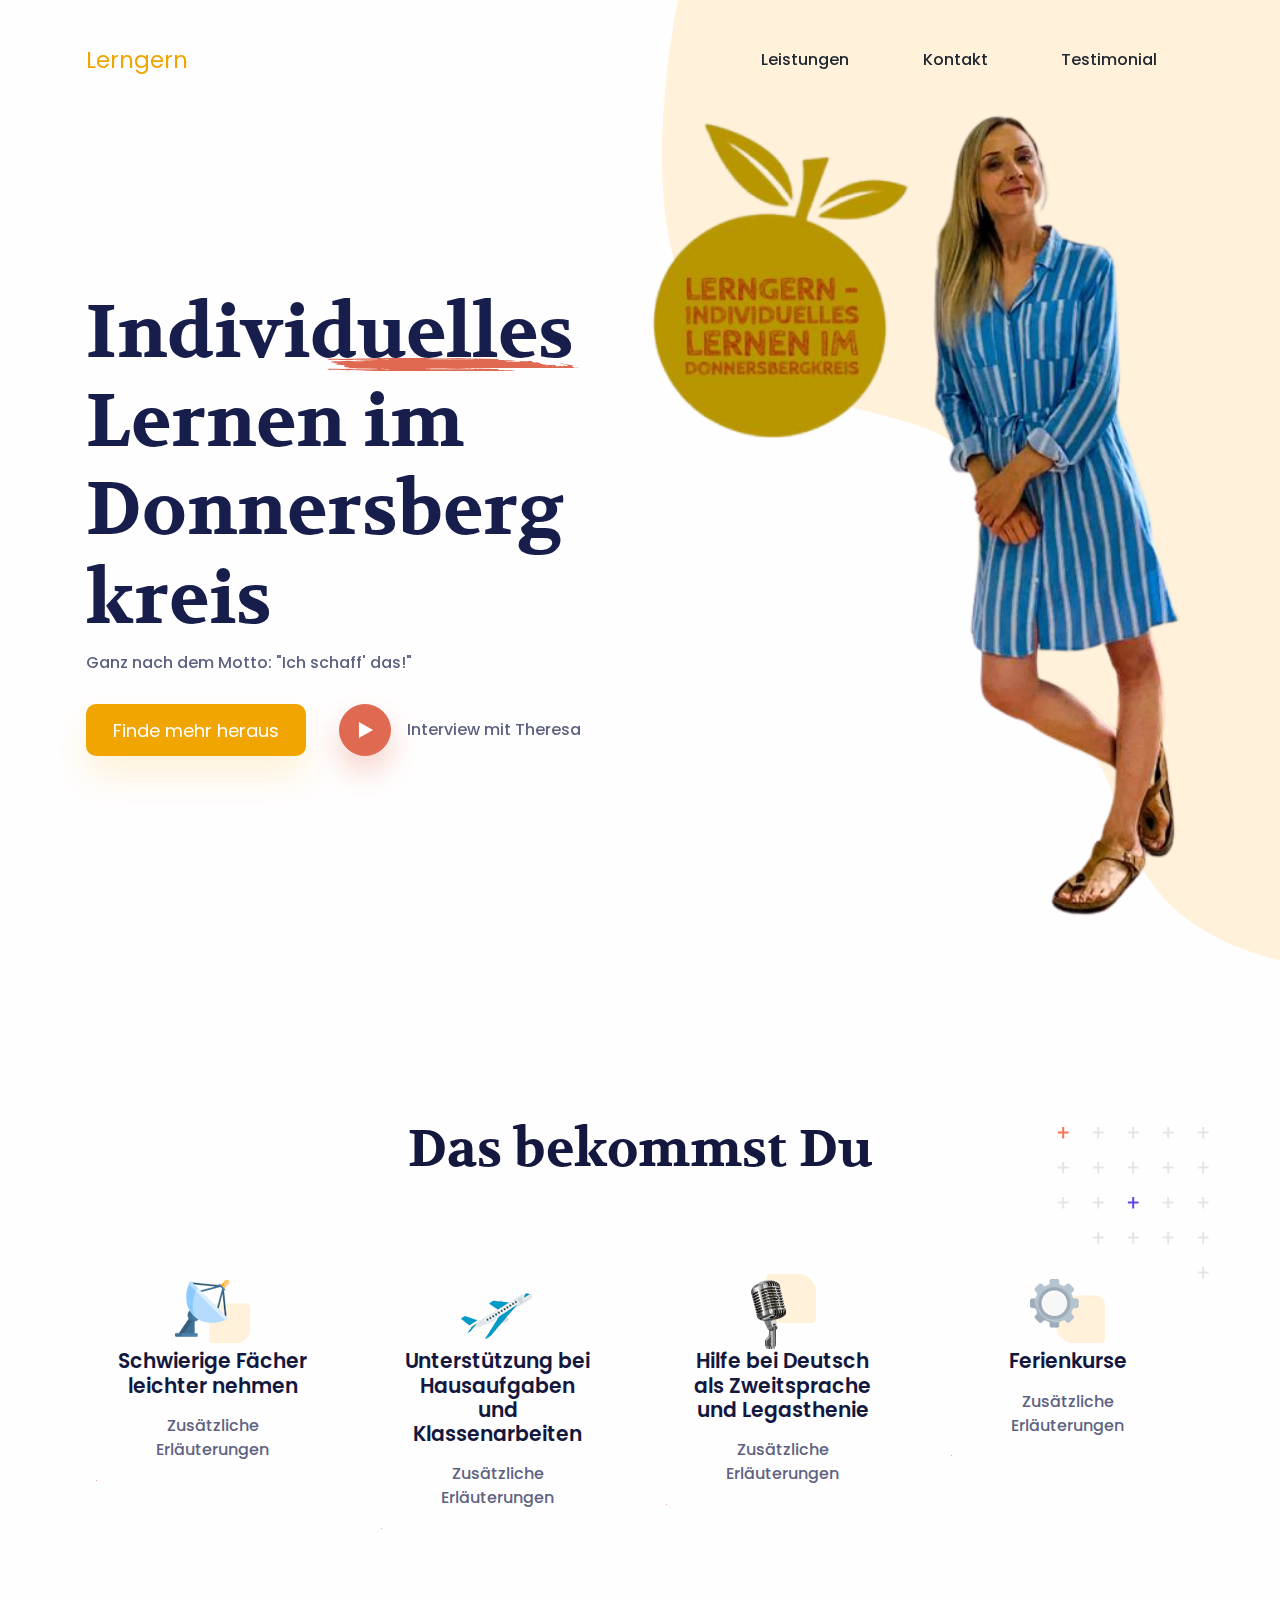
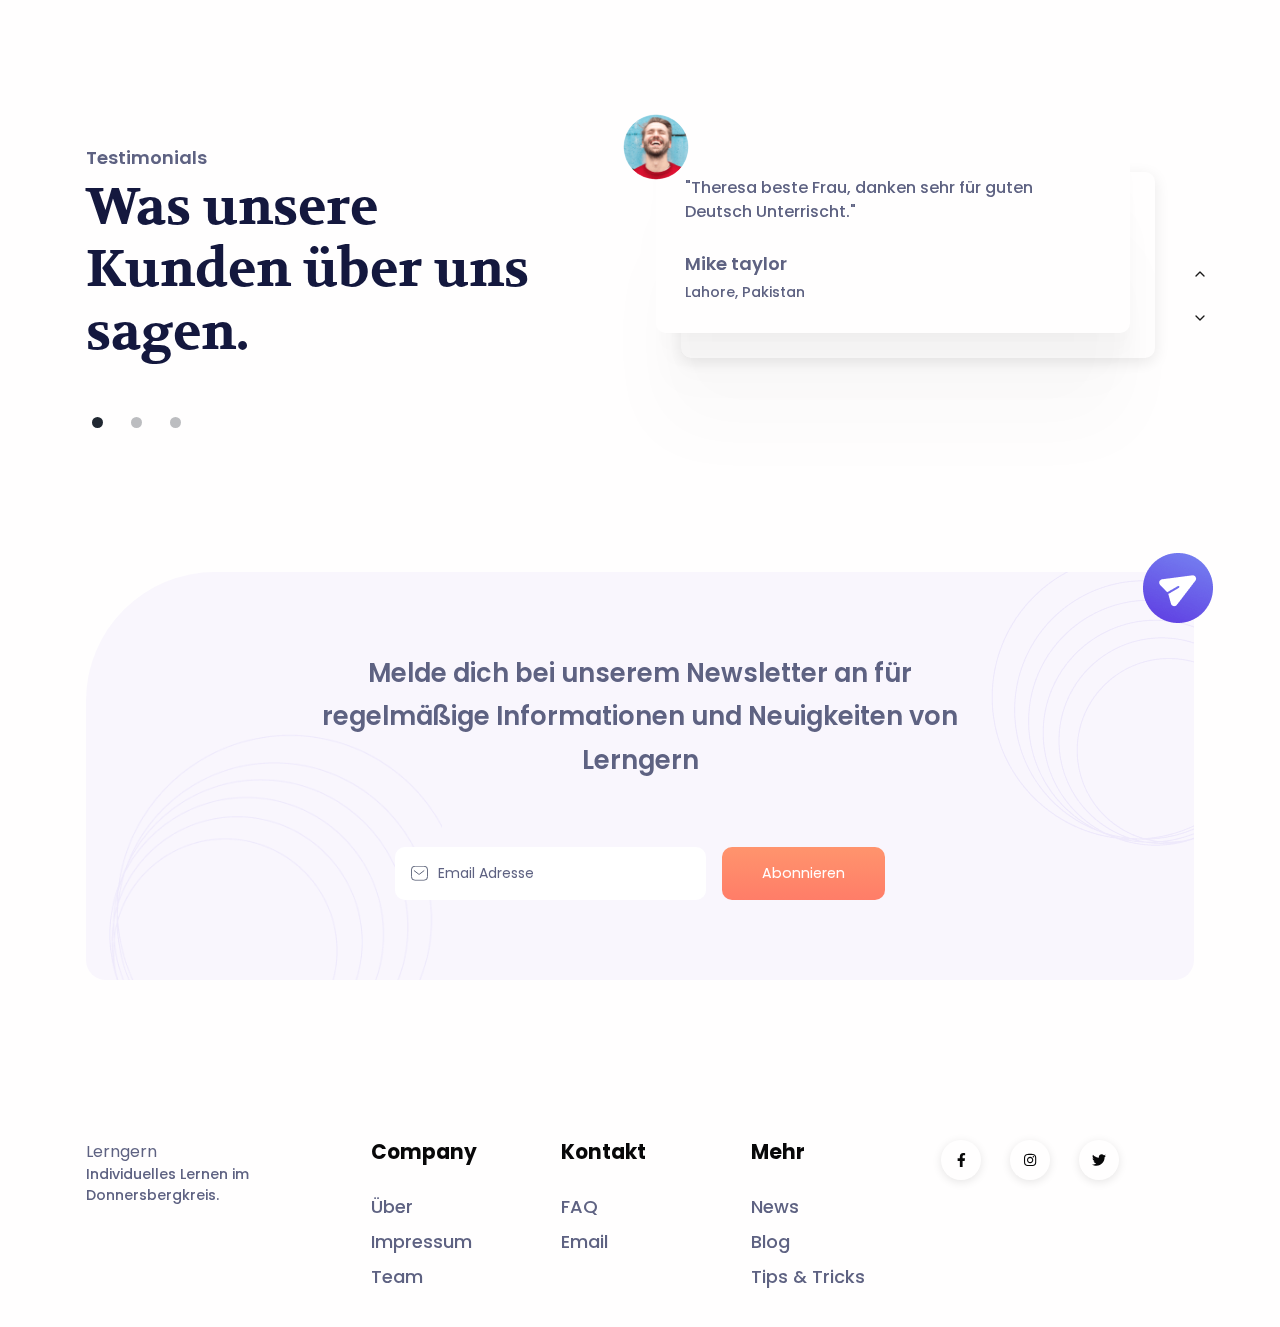
<file: index.html>
<!DOCTYPE html>
<html lang="en-US" dir="ltr">

  <head>
    <meta charset="utf-8">
    <meta http-equiv="X-UA-Compatible" content="IE=edge">
    <meta name="viewport" content="width=device-width, initial-scale=1">


    <!-- ===============================================-->
    <!--    Document Title-->
    <!-- ===============================================-->
    <title>Lerngern | Individuelles Lernen im Donnersbergkreis</title>


    <!-- ===============================================-->
    <!--    Favicons-->
    <!-- ===============================================-->
    <link rel="apple-touch-icon" sizes="180x180" href="assets/img/favicons/apple-touch-icon.png">
    <link rel="icon" type="image/png" sizes="32x32" href="assets/img/favicons/favicon-32x32.png">
    <link rel="icon" type="image/png" sizes="16x16" href="assets/img/favicons/favicon-16x16.png">
    <link rel="shortcut icon" type="image/x-icon" href="assets/img/favicons/favicon.ico">
    <link rel="manifest" href="assets/img/favicons/manifest.json">
    <meta name="msapplication-TileImage" content="assets/img/favicons/mstile-150x150.png">
    <meta name="theme-color" content="#ffffff">


    <!-- ===============================================-->
    <!--    Stylesheets-->
    <!-- ===============================================-->
    <link href="assets/css/theme.css" rel="stylesheet" />

  </head>


  <body>

    <!-- ===============================================-->
    <!--    Main Content-->
    <!-- ===============================================-->
    <main class="main" id="top">
      <nav class="navbar navbar-expand-lg navbar-light fixed-top py-5 d-block" data-navbar-on-scroll="data-navbar-on-scroll">
        <div class="container"><a class="navbar-brand" href="index.html">Lerngern</a>
          <button class="navbar-toggler" type="button" data-bs-toggle="collapse" data-bs-target="#navbarSupportedContent" aria-controls="navbarSupportedContent" aria-expanded="false" aria-label="Toggle navigation"><span class="navbar-toggler-icon"> </span></button>
          <div class="collapse navbar-collapse border-top border-lg-0 mt-4 mt-lg-0" id="navbarSupportedContent">
            <ul class="navbar-nav ms-auto pt-2 pt-lg-0 font-base align-items-lg-center align-items-start">
              <li class="nav-item px-3 px-xl-4"><a class="nav-link fw-medium" aria-current="page" href="#service">Leistungen</a></li>
              <li class="nav-item px-3 px-xl-4"><a class="nav-link fw-medium" aria-current="page" href="#contact">Kontakt</a></li>
              <li class="nav-item px-3 px-xl-4"><a class="nav-link fw-medium" aria-current="page" href="#testimonial">Testimonial</a></li>
            </ul>
          </div>
        </div>
      </nav>
      <section style="padding-top: 7rem;">
        <div class="bg-holder" style="background-image:url(assets/img/hero/hero-bg.svg);">
        </div>
        <!--/.bg-holder-->

        <div class="container">
          <div class="row align-items-center">
            <div class="col-md-5 col-lg-6 order-0 order-md-1 text-end"><img class="pt-7 pt-md-0 hero-img" src="assets/img/hero/hero-img.png" alt="hero-header" /></div>
            <div class="col-md-7 col-lg-6 text-md-start text-center py-6">
              <h4 class="fw-bold text-danger mb-3"></h4>
              <h1 class="hero-title">Individuelles Lernen im Donnersberg<br />kreis</h1>
              <p class="mb-4 fw-medium">Ganz nach dem Motto: "Ich schaff' das!"<br class="d-none d-xl-block" /></p>
              <div class="text-center text-md-start"> <a class="btn btn-primary btn-lg me-md-4 mb-3 mb-md-0 border-0 primary-btn-shadow" href="#!" role="button">Finde mehr heraus</a>
                <div class="w-100 d-block d-md-none"></div><a href="#!" role="button" data-bs-toggle="modal" data-bs-target="#popupVideo"><span class="btn btn-danger round-btn-lg rounded-circle me-3 danger-btn-shadow"> <img src="assets/img/hero/play.svg" width="15" alt="paly"/></span></a><span class="fw-medium">Interview mit Theresa</span>
                <div class="modal fade" id="popupVideo" tabindex="-1" aria-labelledby="popupVideo" aria-hidden="true">
                  <div class="modal-dialog modal-dialog-centered modal-lg">
                    <div class="modal-content">
                      <iframe class="rounded" style="width:100%;max-height:500px;" height="500px" src="https://www.youtube.com/embed/_lhdhL4UDIo" title="YouTube video player" allow="accelerometer; autoplay; clipboard-write; encrypted-media; gyroscope; picture-in-picture" allowfullscreen="allowfullscreen"></iframe>
                    </div>
                  </div>
                </div>
              </div>
            </div>
          </div>
        </div>
      </section>


      <!-- ============================================-->
      <!-- <section> begin ============================-->
      <section class="pt-5 pt-md-9" id="service">

        <div class="container">
          <div class="position-absolute z-index--1 end-0 d-none d-lg-block"><img src="assets/img/category/shape.svg" style="max-width: 200px" alt="service" /></div>
          <div class="mb-7 text-center">
            <h3 class="fs-xl-10 fs-lg-8 fs-7 fw-bold font-cursive">Das bekommst Du</h3>
          </div>
          <div class="row">
            <div class="col-lg-3 col-sm-6 mb-6">
              <div class="card service-card shadow-hover rounded-3 text-center align-items-center">
                <div class="card-body p-xxl-5 p-4"> <img src="assets/img/category/icon1.png" width="75" alt="Service" />
                  <h4 class="mb-3">Schwierige Fächer leichter nehmen</h4>
                  <p class="mb-0 fw-medium">Zusätzliche Erläuterungen</p>
                </div>
              </div>
            </div>
            <div class="col-lg-3 col-sm-6 mb-6">
              <div class="card service-card shadow-hover rounded-3 text-center align-items-center">
                <div class="card-body p-xxl-5 p-4"> <img src="assets/img/category/icon2.png" width="75" alt="Service" />
                  <h4 class="mb-3">Unterstützung bei Hausaufgaben und Klassenarbeiten</h4>
                  <p class="mb-0 fw-medium">Zusätzliche Erläuterungen</p>
                </div>
              </div>
            </div>
            <div class="col-lg-3 col-sm-6 mb-6">
              <div class="card service-card shadow-hover rounded-3 text-center align-items-center">
                <div class="card-body p-xxl-5 p-4"> <img src="assets/img/category/icon3.png" width="75" alt="Service" />
                  <h4 class="mb-3">Hilfe bei Deutsch als Zweitsprache und Legasthenie</h4>
                  <p class="mb-0 fw-medium">Zusätzliche Erläuterungen</p>
                </div>
              </div>
            </div>
            <div class="col-lg-3 col-sm-6 mb-6">
              <div class="card service-card shadow-hover rounded-3 text-center align-items-center">
                <div class="card-body p-xxl-5 p-4"> <img src="assets/img/category/icon4.png" width="75" alt="Service" />
                  <h4 class="mb-3">Ferienkurse</h4>
                  <p class="mb-0 fw-medium">Zusätzliche Erläuterungen</p>
                </div>
              </div>
            </div>
          </div>
        </div><!-- end of .container-->

      </section>
      <!-- <section> close ============================-->
      <!-- ============================================-->




      <!-- ============================================-->
      <!-- <section> begin ============================-->
<!--     
      <section class="pt-5" id="destination">

        <div class="container">
          <div class="position-absolute start-100 bottom-0 translate-middle-x d-none d-xl-block ms-xl-n4"><img src="assets/img/dest/shape.svg" alt="destination" /></div>
          <div class="mb-7 text-center">
            <h5 class="text-secondary">Top Selling </h5>
            <h3 class="fs-xl-10 fs-lg-8 fs-7 fw-bold font-cursive text-capitalize">Top Destinations</h3>
          </div>
          <div class="row">
            <div class="col-md-4 mb-4">
              <div class="card overflow-hidden shadow"> <img class="card-img-top" src="assets/img/dest/dest1.jpg" alt="Rome, Italty" />
                <div class="card-body py-4 px-3">
                  <div class="d-flex flex-column flex-lg-row justify-content-between mb-3">
                    <h4 class="text-secondary fw-medium"><a class="link-900 text-decoration-none stretched-link" href="#!">Rome, Italty</a></h4><span class="fs-1 fw-medium">$5,42k</span>
                  </div>
                  <div class="d-flex align-items-center"> <img src="assets/img/dest/navigation.svg" style="margin-right: 14px" width="20" alt="navigation" /><span class="fs-0 fw-medium">10 Days Trip</span></div>
                </div>
              </div>
            </div>
            <div class="col-md-4 mb-4">
              <div class="card overflow-hidden shadow"> <img class="card-img-top" src="assets/img/dest/dest2.jpg" alt="London, UK" />
                <div class="card-body py-4 px-3">
                  <div class="d-flex flex-column flex-lg-row justify-content-between mb-3">
                    <h4 class="text-secondary fw-medium"><a class="link-900 text-decoration-none stretched-link" href="#!">London, UK</a></h4><span class="fs-1 fw-medium">$4.2k</span>
                  </div>
                  <div class="d-flex align-items-center"> <img src="assets/img/dest/navigation.svg" style="margin-right: 14px" width="20" alt="navigation" /><span class="fs-0 fw-medium">12 Days Trip</span></div>
                </div>
              </div>
            </div>
            <div class="col-md-4 mb-4">
              <div class="card overflow-hidden shadow"> <img class="card-img-top" src="assets/img/dest/dest3.jpg" alt="Full Europe" />
                <div class="card-body py-4 px-3">
                  <div class="d-flex flex-column flex-lg-row justify-content-between mb-3">
                    <h4 class="text-secondary fw-medium"><a class="link-900 text-decoration-none stretched-link" href="#!">Full Europe</a></h4><span class="fs-1 fw-medium">$15k</span>
                  </div>
                  <div class="d-flex align-items-center"> <img src="assets/img/dest/navigation.svg" style="margin-right: 14px" width="20" alt="navigation" /><span class="fs-0 fw-medium">28 Days Trip</span></div>
                </div>
              </div>
            </div>
          </div>
        </div>

      </section>
 -->    
      <!-- <section> close ============================-->
      <!-- ============================================-->




      <!-- ============================================-->
      <!-- <section> begin ============================-->
<!--       <section id="booking">

        <div class="container">
          <div class="row align-items-center">
            <div class="col-lg-6">
              <div class="mb-4 text-start">
                <h5 class="text-secondary">Easy and Fast </h5>
                <h3 class="fs-xl-10 fs-lg-8 fs-7 fw-bold font-cursive text-capitalize">Book your next trip in 3 easy steps</h3>
              </div>
              <div class="d-flex align-items-start mb-5">
                <div class="bg-primary me-sm-4 me-3 p-3" style="border-radius: 13px"> <img src="assets/img/steps/selection.svg" width="22" alt="steps" /></div>
                <div class="flex-1">
                  <h5 class="text-secondary fw-bold fs-0">Choose Destination</h5>
                  <p>Choose your favourite place. No matter <br class="d-none d-sm-block"> where you travel inside the World.</p>
                </div>
              </div>
              <div class="d-flex align-items-start mb-5">
                <div class="bg-danger me-sm-4 me-3 p-3" style="border-radius: 13px"> <img src="assets/img/steps/water-sport.svg" width="22" alt="steps" /></div>
                <div class="flex-1">
                  <h5 class="text-secondary fw-bold fs-0">Make Payment</h5>
                  <p>After find your perfect spot, make your <br class="d-none d-sm-block"> payment and get ready to travel.</p>
                </div>
              </div>
              <div class="d-flex align-items-start mb-5">
                <div class="bg-info me-sm-4 me-3 p-3" style="border-radius: 13px"> <img src="assets/img/steps/taxi.svg" width="22" alt="steps" /></div>
                <div class="flex-1">
                  <h5 class="text-secondary fw-bold fs-0">Reach Airport on Selected Date</h5>
                  <p>Lastly, you have to arrive at the airport <br class="d-none d-sm-block"> on time and enjoy the vacation.</p>
                </div>
              </div>
            </div>
            <div class="col-lg-6 d-flex justify-content-center align-items-start">
              <div class="card position-relative shadow" style="max-width: 370px;">
                <div class="position-absolute z-index--1 me-10 me-xxl-0" style="right:-160px;top:-210px;"> <img src="assets/img/steps/bg.png" style="max-width:550px;" alt="shape" /></div>
                <div class="card-body p-3"> <img class="mb-4 mt-2 rounded-2 w-100" src="assets/img/steps/booking-img.jpg" alt="booking" />
                  <div>
                    <h5 class="fw-medium">Trip To Greece</h5>
                    <p class="fs--1 mb-3 fw-medium">14-29 June | by Robbin joseph</p>
                    <div class="icon-group mb-4"> <span class="btn icon-item"> <img src="assets/img/steps/leaf.svg" alt=""/></span><span class="btn icon-item"> <img src="assets/img/steps/map.svg" alt=""/></span><span class="btn icon-item"> <img src="assets/img/steps/send.svg" alt=""/></span>
                    </div>
                    <div class="d-flex align-items-center justify-content-between">
                      <div class="d-flex align-items-center mt-n1"><img class="me-3" src="assets/img/steps/building.svg" width="18" alt="building" /><span class="fs--1 fw-medium">24 people going</span></div>
                      <div class="show-onhover position-relative">
                        <div class="card hideEl shadow position-absolute end-0 start-xl-50 bottom-100 translate-xl-middle-x ms-3" style="width: 260px;border-radius:18px;">
                          <div class="card-body py-3">
                            <div class="d-flex">
                              <div style="margin-right: 10px"> <img class="rounded-circle" src="assets/img/steps/favorite-placeholder.png" width="50" alt="favorite" /></div>
                              <div>
                                <p class="fs--1 mb-1 fw-medium">Ongoing </p>
                                <h5 class="fw-medium mb-3">Trip to rome</h5>
                                <h6 class="fs--1 fw-medium mb-2"><span>40%</span> completed</h6>
                                <div class="progress" style="height: 6px;">
                                  <div class="progress-bar" role="progressbar" style="width: 40%;" aria-valuenow="25" aria-valuemin="0" aria-valuemax="100"></div>
                                </div>
                              </div>
                            </div>
                          </div>
                        </div>
                        <button class="btn"> <img src="assets/img/steps/heart.svg" width="20" alt="step" /></button>
                      </div>
                    </div>
                  </div>
                </div>
              </div>
            </div>
          </div>
        </div>

      </section> -->
      <!-- <section> close ============================-->
      <!-- ============================================-->




      <!-- ============================================-->
      <!-- <section> begin ============================-->
      <section id="testimonial">

        <div class="container">
          <div class="row">
            <div class="col-lg-5">
              <div class="mb-8 text-start">
                <h5 class="text-secondary">Testimonials </h5>
                <h3 class="fs-xl-10 fs-lg-8 fs-7 fw-bold font-cursive">Was unsere Kunden über uns sagen.</h3>
              </div>
            </div>
            <div class="col-lg-1"></div>
            <div class="col-lg-6">
              <div class="pe-7 ps-5 ps-lg-0">
                <div class="carousel slide carousel-fade position-static" id="testimonialIndicator" data-bs-ride="carousel">
                  <div class="carousel-indicators">
                    <button class="active" type="button" data-bs-target="#testimonialIndicator" data-bs-slide-to="0" aria-current="true" aria-label="Testimonial 0"></button>
                    <button class="false" type="button" data-bs-target="#testimonialIndicator" data-bs-slide-to="1" aria-current="true" aria-label="Testimonial 1"></button>
                    <button class="false" type="button" data-bs-target="#testimonialIndicator" data-bs-slide-to="2" aria-current="true" aria-label="Testimonial 2"></button>
                  </div>
                  <div class="carousel-inner">
                    <div class="carousel-item position-relative active">
                      <div class="card shadow" style="border-radius:10px;">
                        <div class="position-absolute start-0 top-0 translate-middle"> <img class="rounded-circle fit-cover" src="assets/img/testimonial/author.png" height="65" width="65" alt="" /></div>
                        <div class="card-body p-4">
                          <p class="fw-medium mb-4">&quot;Theresa beste Frau, danken sehr für guten Deutsch Unterrischt.&quot;</p>
                          <h5 class="text-secondary">Mike taylor</h5>
                          <p class="fw-medium fs--1 mb-0">Lahore, Pakistan</p>
                        </div>
                      </div>
                      <div class="card shadow-sm position-absolute top-0 z-index--1 mb-3 w-100 h-100" style="border-radius:10px;transform:translate(25px, 25px)"> </div>
                    </div>
                    <div class="carousel-item position-relative ">
                      <div class="card shadow" style="border-radius:10px;">
                        <div class="position-absolute start-0 top-0 translate-middle"> <img class="rounded-circle fit-cover" src="assets/img/testimonial/author2.png" height="65" width="65" alt="" /></div>
                        <div class="card-body p-4">
                          <p class="fw-medium mb-4">&quot;Lerngern echt spitze, weitern so, Alter.&quot;</p>
                          <h5 class="text-secondary">Thomas Wagon</h5>
                          <p class="fw-medium fs--1 mb-0">CEO of Red Button</p>
                        </div>
                      </div>
                      <div class="card shadow-sm position-absolute top-0 z-index--1 mb-3 w-100 h-100" style="border-radius:10px;transform:translate(25px, 25px)"> </div>
                    </div>
                    <div class="carousel-item position-relative ">
                      <div class="card shadow" style="border-radius:10px;">
                        <div class="position-absolute start-0 top-0 translate-middle"> <img class="rounded-circle fit-cover" src="assets/img/testimonial/author3.png" height="65" width="65" alt="" /></div>
                        <div class="card-body p-4">
                          <p class="fw-medium mb-4">&quot;Lass mich.&quot;</p>
                          <h5 class="text-secondary">Kelly Willium</h5>
                          <p class="fw-medium fs--1 mb-0">Khulna, Bangladesh</p>
                        </div>
                      </div>
                      <div class="card shadow-sm position-absolute top-0 z-index--1 mb-3 w-100 h-100" style="border-radius:10px;transform:translate(25px, 25px)"> </div>
                    </div>
                  </div>
                  <div class="carousel-navigation d-flex flex-column flex-between-center position-absolute end-0 top-lg-50 bottom-0 translate-middle-y z-index-1 me-3 me-lg-0" style="height:60px;width:20px;">
                    <button class="carousel-control-prev position-static" type="button" data-bs-target="#testimonialIndicator" data-bs-slide="prev"><img src="assets/img/icons/up.svg" width="16" alt="icon" /></button>
                    <button class="carousel-control-next position-static" type="button" data-bs-target="#testimonialIndicator" data-bs-slide="next"><img src="assets/img/icons/down.svg" width="16" alt="icon" /></button>
                  </div>
                </div>
              </div>
            </div>
          </div>
        </div><!-- end of .container-->

      </section>
      <!-- <section> close ============================-->
      <!-- ============================================-->


      <!-- <div class="position-relative pt-9 pt-lg-8 pb-6 pb-lg-8">
        <div class="container">
          <div class="row row-cols-lg-5 row-cols-md-3 row-cols-2 flex-center">
            <div class="col">
              <div class="card shadow-hover mb-4" style="border-radius:10px;">
                <div class="card-body text-center"> <img class="img-fluid" src="assets/img/partner/1.png" alt="" /></div>
              </div>
            </div>
            <div class="col">
              <div class="card shadow-hover mb-4" style="border-radius:10px;">
                <div class="card-body text-center"> <img class="img-fluid" src="assets/img/partner/2.png" alt="" /></div>
              </div>
            </div>
            <div class="col">
              <div class="card shadow-hover mb-4" style="border-radius:10px;">
                <div class="card-body text-center"> <img class="img-fluid" src="assets/img/partner/3.png" alt="" /></div>
              </div>
            </div>
            <div class="col">
              <div class="card shadow-hover mb-4" style="border-radius:10px;">
                <div class="card-body text-center"> <img class="img-fluid" src="assets/img/partner/4.png" alt="" /></div>
              </div>
            </div>
            <div class="col">
              <div class="card shadow-hover mb-4" style="border-radius:10px;">
                <div class="card-body text-center"> <img class="img-fluid" src="assets/img/partner/5.png" alt="" /></div>
              </div>
            </div>
          </div>
        </div>
      </div> -->


      <!-- ============================================-->
      <!-- <section> begin ============================-->
      <section class="pt-6" id="contact">

        <div class="container">
          <div class="py-8 px-5 position-relative text-center" style="background-color: rgba(223, 215, 249, 0.199);border-radius: 129px 20px 20px 20px;">
            <div class="position-absolute start-100 top-0 translate-middle ms-md-n3 ms-n4 mt-3"> <img src="assets/img/cta/send.png" style="max-width:70px;" alt="send icon" /></div>
            <div class="position-absolute end-0 top-0 z-index--1"> <img src="assets/img/cta/shape-bg2.png" width="264" alt="cta shape" /></div>
            <div class="position-absolute start-0 bottom-0 ms-3 z-index--1 d-none d-sm-block"> <img src="assets/img/cta/shape-bg1.png" style="max-width: 340px;" alt="cta shape" /></div>
            <div class="row justify-content-center">
              <div class="col-lg-8 col-md-10">
                <h2 class="text-secondary lh-1-7 mb-7">Melde dich bei unserem Newsletter an für regelmäßige Informationen und Neuigkeiten von Lerngern</h2>
                <form class="row g-3 align-items-center w-lg-75 mx-auto">
                  <div class="col-sm">
                    <div class="input-group-icon">
                      <input class="form-control form-little-squirrel-control" type="email" placeholder="Email Adresse " aria-label="email" /><img class="input-box-icon" src="assets/img/cta/mail.svg" width="17" alt="mail" />
                    </div>
                  </div>
                  <div class="col-sm-auto">
                    <button class="btn btn-danger orange-gradient-btn fs--1">Abonnieren</button>
                  </div>
                </form>
              </div>
            </div>
          </div>
        </div><!-- end of .container-->

      </section>
      <!-- <section> close ============================-->
      <!-- ============================================-->




      <!-- ============================================-->
      <!-- <section> begin ============================-->
      <section class="pb-0 pb-lg-4">

        <div class="container">
          <div class="row">
            <div class="col-lg-3 col-md-7 col-12 mb-4 mb-md-6 mb-lg-0 order-0"> Lerngern 
              <p class="fs--1 text-secondary mb-0 fw-medium">Individuelles Lernen im Donnersbergkreis.</p>
            </div>
            <div class="col-lg-2 col-md-4 mb-4 mb-lg-0 order-lg-1 order-md-2">
              <h4 class="footer-heading-color fw-bold font-sans-serif mb-3 mb-lg-4">Company</h4>
              <ul class="list-unstyled mb-0">
                <li class="mb-2"><a class="link-900 fs-1 fw-medium text-decoration-none" href="#!">Über</a></li>
                <li class="mb-2"><a class="link-900 fs-1 fw-medium text-decoration-none" href="#!">Impressum</a></li>
                <li class="mb-2"><a class="link-900 fs-1 fw-medium text-decoration-none" href="#!">Team</a></li>
              </ul>
            </div>
            <div class="col-lg-2 col-md-4 mb-4 mb-lg-0 order-lg-2 order-md-3">
              <h4 class="footer-heading-color fw-bold font-sans-serif mb-3 mb-lg-4">Kontakt</h4>
              <ul class="list-unstyled mb-0">
                <li class="mb-2"><a class="link-900 fs-1 fw-medium text-decoration-none" href="#!">FAQ</a></li>
                <li class="mb-2"><a class="link-900 fs-1 fw-medium text-decoration-none" href="#!">Email</a></li>
              </ul>
            </div>
            <div class="col-lg-2 col-md-4 mb-4 mb-lg-0 order-lg-3 order-md-4">
              <h4 class="footer-heading-color fw-bold font-sans-serif mb-3 mb-lg-4">Mehr</h4>
              <ul class="list-unstyled mb-0">
                <li class="mb-2"><a class="link-900 fs-1 fw-medium text-decoration-none" href="#!">News</a></li>
                <li class="mb-2"><a class="link-900 fs-1 fw-medium text-decoration-none" href="#!">Blog</a></li>
                <li class="mb-2"><a class="link-900 fs-1 fw-medium text-decoration-none" href="#!">Tips & Tricks</a></li>
              </ul>
            </div>
            <div class="col-lg-3 col-md-5 col-12 mb-4 mb-md-6 mb-lg-0 order-lg-4 order-md-1">
              <div class="icon-group mb-4"> <a class="text-decoration-none icon-item shadow-social" id="facebook" href="#!"><i class="fab fa-facebook-f"> </i></a><a class="text-decoration-none icon-item shadow-social" id="instagram" href="#!"><i class="fab fa-instagram"> </i></a><a class="text-decoration-none icon-item shadow-social" id="twitter" href="#!"><i class="fab fa-twitter"> </i></a></div>
            </div>
          </div>
        </div><!-- end of .container-->

      </section>
      <!-- <section> close ============================-->
      <!-- ============================================-->


<!--       <div class="py-5 text-center">
        <p class="mb-0 text-secondary fs--1 fw-medium">All rights reserved@jadoo.co </p>
      </div> -->
    </main>
    <!-- ===============================================-->
    <!--    End of Main Content-->
    <!-- ===============================================-->




    <!-- ===============================================-->
    <!--    JavaScripts-->
    <!-- ===============================================-->
    <script src="vendors/@popperjs/popper.min.js"></script>
    <script src="vendors/bootstrap/bootstrap.min.js"></script>
    <script src="vendors/is/is.min.js"></script>
    <script src="https://polyfill.io/v3/polyfill.min.js?features=window.scroll"></script>
    <script src="vendors/fontawesome/all.min.js"></script>
    <script src="assets/js/theme.js"></script>

    <link href="https://fonts.googleapis.com/css2?family=Poppins:wght@400;500;600;700&amp;family=Volkhov:wght@700&amp;display=swap" rel="stylesheet">
  </body>

</html>
</file>
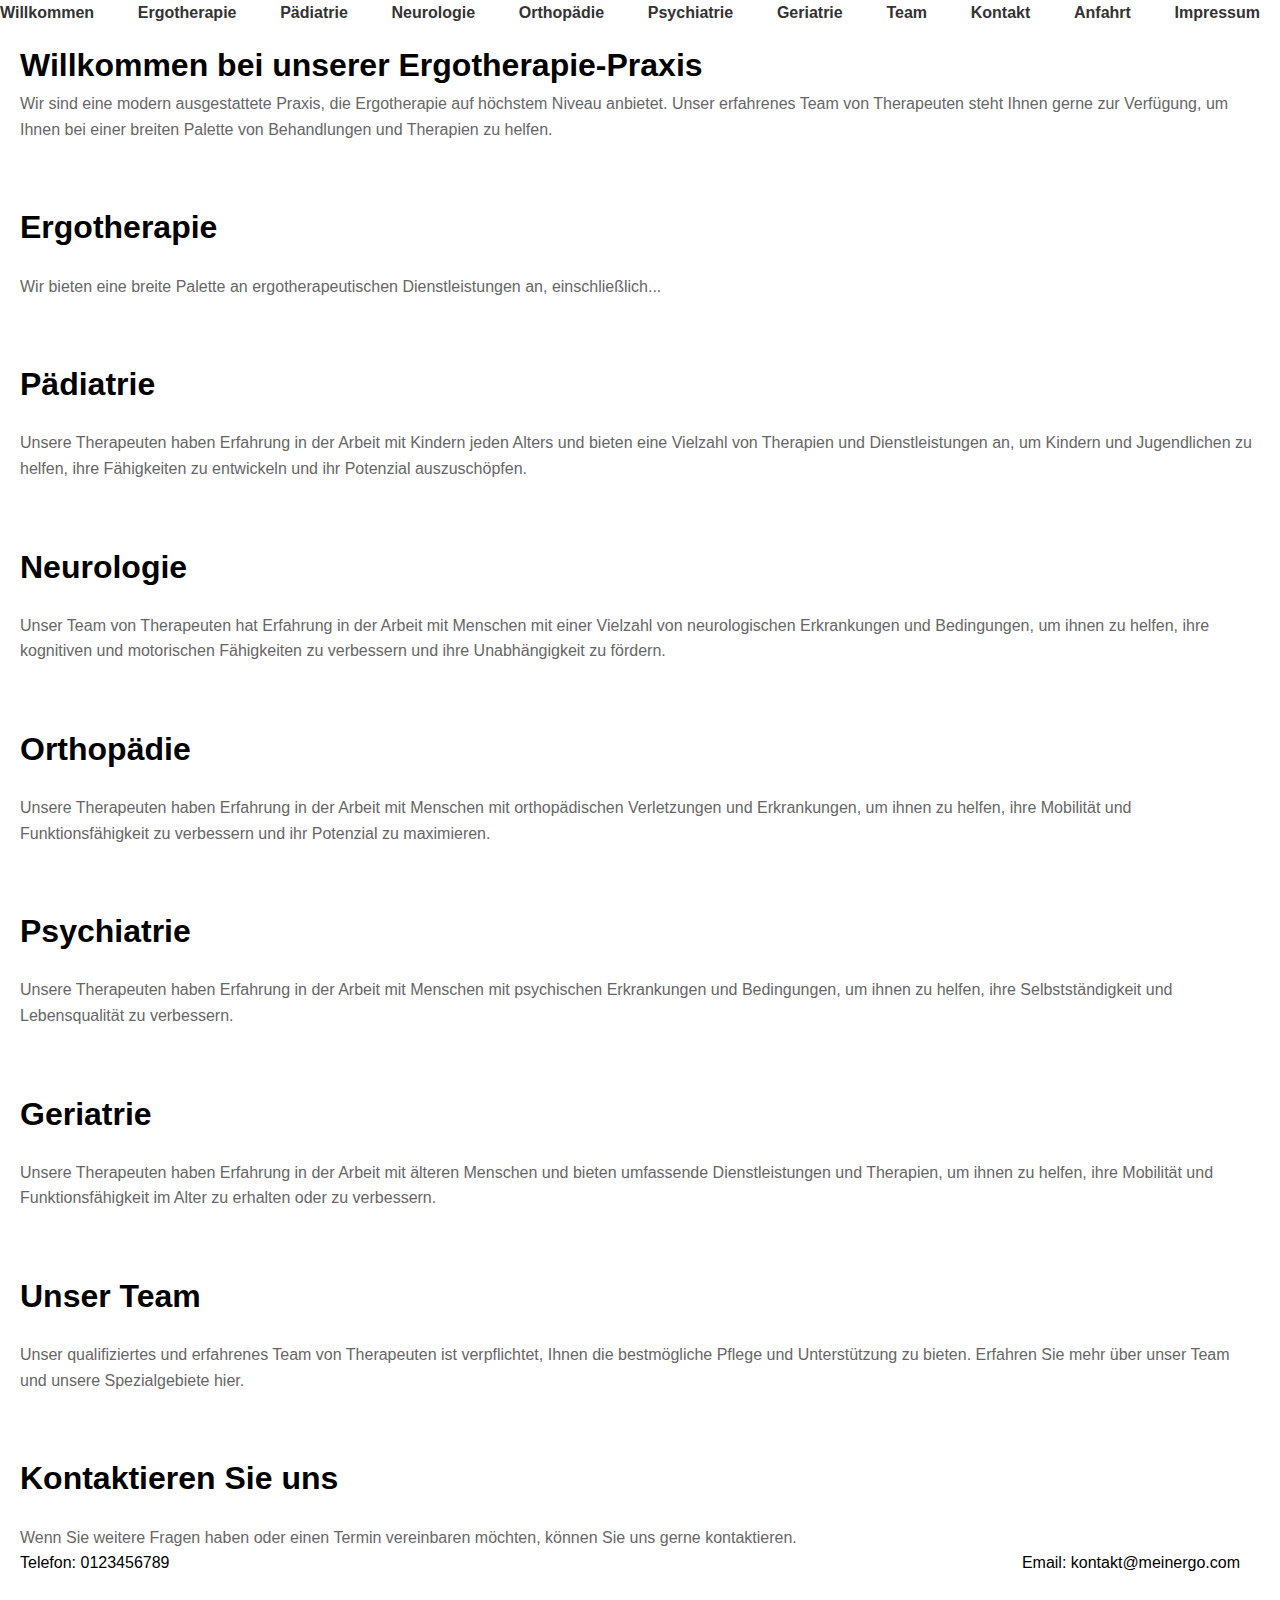
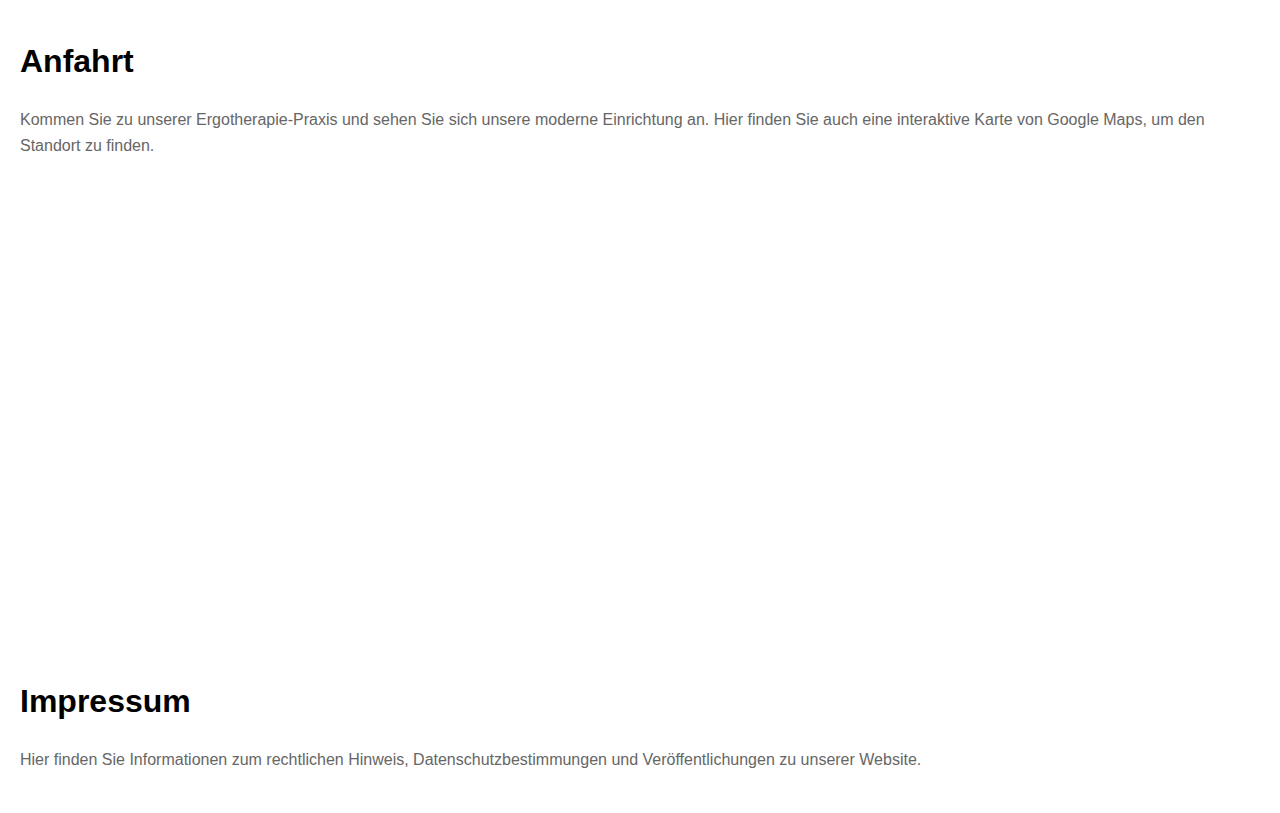
<file: ergo-test/index.html>
<!DOCTYPE html>
<html lang="de">
  <head>
    <meta charset="UTF-8">
    <title>Ergotherapie-Praxis</title>
    <link rel="stylesheet" href="style.css">
  </head>
  <body>
    <nav>
      <ul>
        <li><a href="#willkommen">Willkommen</a></li>
        <li><a href="#ergotherapie">Ergotherapie</a></li>
        <li><a href="#pädiatrie">Pädiatrie</a></li>
        <li><a href="#neurologie">Neurologie</a></li>
        <li><a href="#orthopädie">Orthopädie</a></li>
        <li><a href="#psychiatrie">Psychiatrie</a></li>
        <li><a href="#geriatrie">Geriatrie</a></li>
        <li><a href="#team">Team</a></li>
        <li><a href="#kontakt">Kontakt</a></li>
        <li><a href="#anfahrt">Anfahrt</a></li>
        <li><a href="#impressum">Impressum</a></li>
      </ul>
    </nav>
    
    <section id="willkommen">
      <h1>Willkommen bei unserer Ergotherapie-Praxis</h1>
      <p>Wir sind eine modern ausgestattete Praxis, die Ergotherapie auf höchstem Niveau anbietet. Unser erfahrenes Team von Therapeuten steht Ihnen gerne zur Verfügung, um Ihnen bei einer breiten Palette von Behandlungen und Therapien zu helfen.</p>
    </section>
    
    <section id="ergotherapie">
      <h2>Ergotherapie</h2>
      <p>Wir bieten eine breite Palette an ergotherapeutischen Dienstleistungen an, einschließlich...</p>
    </section>
    
    <section id="pädiatrie">
      <h2>Pädiatrie</h2>
      <p>Unsere Therapeuten haben Erfahrung in der Arbeit mit Kindern jeden Alters und bieten eine Vielzahl von Therapien und Dienstleistungen an, um Kindern und Jugendlichen zu helfen, ihre Fähigkeiten zu entwickeln und ihr Potenzial auszuschöpfen.</p>
    </section>
    
    <section id="neurologie">
      <h2>Neurologie</h2>
      <p>Unser Team von Therapeuten hat Erfahrung in der Arbeit mit Menschen mit einer Vielzahl von neurologischen Erkrankungen und Bedingungen, um ihnen zu helfen, ihre kognitiven und motorischen Fähigkeiten zu verbessern und ihre Unabhängigkeit zu fördern.</p>
    </section>
    
    <section id="orthopädie">
      <h2>Orthopädie</h2>
      <p>Unsere Therapeuten haben Erfahrung in der Arbeit mit Menschen mit orthopädischen Verletzungen und Erkrankungen, um ihnen zu helfen, ihre Mobilität und Funktionsfähigkeit zu verbessern und ihr Potenzial zu maximieren.</p>
    </section>
    
    <section id="psychiatrie">
      <h2>Psychiatrie</h2>
      <p>Unsere Therapeuten haben Erfahrung in der Arbeit mit Menschen mit psychischen Erkrankungen und Bedingungen, um ihnen zu helfen, ihre Selbstständigkeit und Lebensqualität zu verbessern.</p>
    </section>
    
    <section id="geriatrie">
      <h2>Geriatrie</h2>
      <p>Unsere Therapeuten haben Erfahrung in der Arbeit mit älteren Menschen und bieten umfassende Dienstleistungen und Therapien, um ihnen zu helfen, ihre Mobilität und Funktionsfähigkeit im Alter zu erhalten oder zu verbessern.</p>
    </section>
    
    <section id="team">
      <h2>Unser Team</h2>
      <p>Unser qualifiziertes und erfahrenes Team von Therapeuten ist verpflichtet, Ihnen die bestmögliche Pflege und Unterstützung zu bieten. Erfahren Sie mehr über unser Team und unsere Spezialgebiete hier.</p>
    </section>
    
    <section id="kontakt">
      <h2>Kontaktieren Sie uns</h2>
      <p>Wenn Sie weitere Fragen haben oder einen Termin vereinbaren möchten, können Sie uns gerne kontaktieren.</p>
      <ul>
        <li>Telefon: 0123456789</li>
        <li>Email: kontakt@meinergo.com</li>
      </ul>
    </section>
    
    <section id="anfahrt">
      <h2>Anfahrt</h2>
      <p>Kommen Sie zu unserer Ergotherapie-Praxis und sehen Sie sich unsere moderne Einrichtung an. Hier finden Sie auch eine interaktive Karte von Google Maps, um den Standort zu finden.</p>
      <iframe src="https://www.google.com/maps/embed?pb=!1m18!1m12!1m3!1d2594.425430587862!2d13.398527315911264!3d52.50245941116106!2m3!1f0!2f0!3f0!3m2!1i1024!2i768!4f13.1!3m3!1m2!1s0x4708af1afb7b7e0f%3A0x46ad4b6a65d43004!2sBrandenburgische%20Str.%2045%2C%2010769%20Berlin!5e0!3m2!1sde!2sde!4v1632122647886!5m2!1sde!2sde" width="600" height="450" style="border:0;" allowfullscreen="" loading="lazy"></iframe>
    </section>
    
    <section id="impressum">
      <h2>Impressum</h2>
      <p>Hier finden Sie Informationen zum rechtlichen Hinweis, Datenschutzbestimmungen und Veröffentlichungen zu unserer Website.</p>
    </section>
  </body>
</html>
</file>
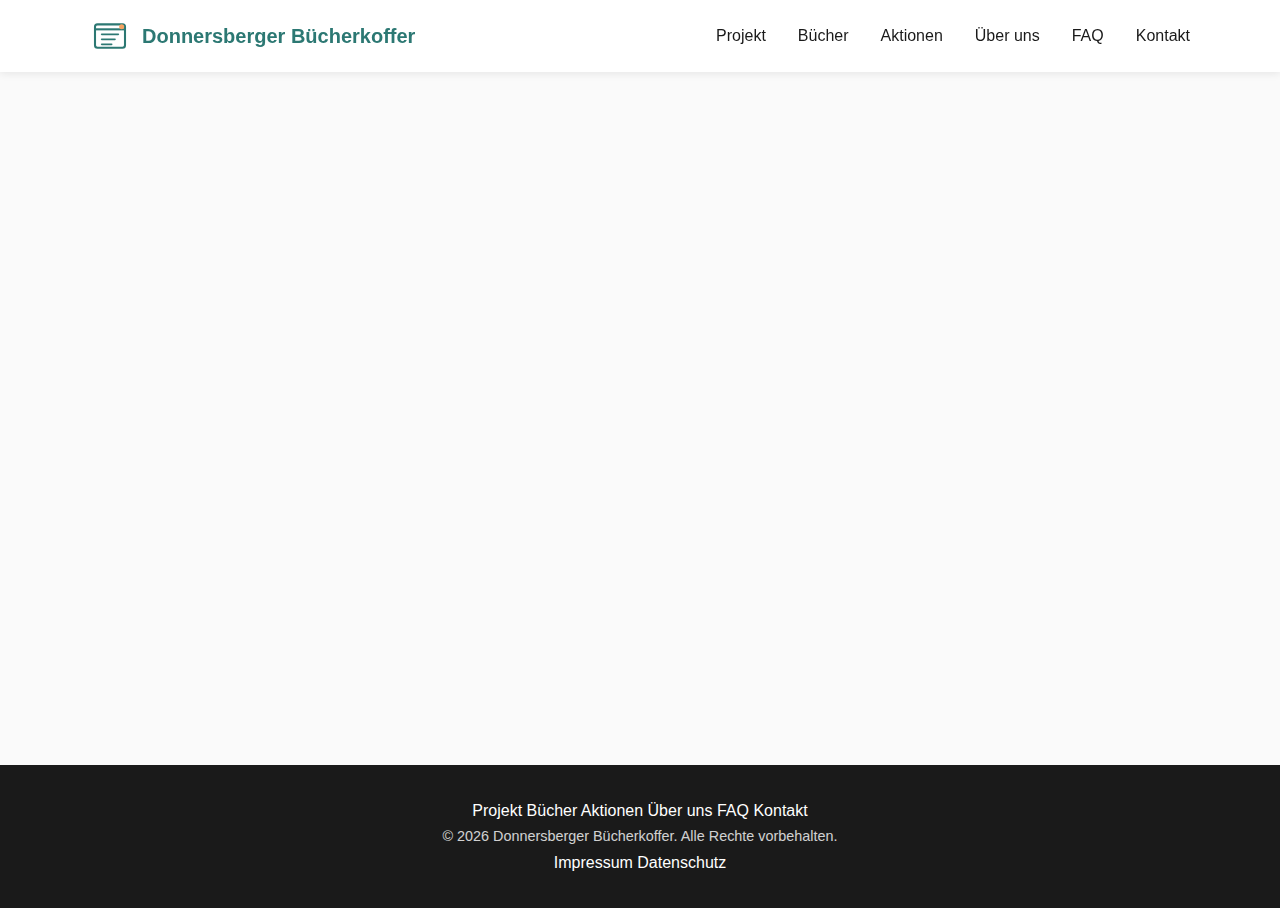
<file: buecherkoffer/datenschutz.html>
<!DOCTYPE html>
<html lang="de">
<head>
    <meta charset="UTF-8">
    <meta name="viewport" content="width=device-width, initial-scale=1.0">
    <title>Datenschutz – Donnersberger Bücherkoffer</title>
    <meta name="description" content="Datenschutzerklärung des Donnersberger Bücherkoffer Projekts">
    <link rel="stylesheet" href="style.css">
    <link rel="icon" href="data:image/svg+xml,<svg xmlns='http://www.w3.org/2000/svg' viewBox='0 0 48 48'><rect x='6' y='10' width='36' height='28' rx='3' fill='%232c7873'/></svg>">
</head>
<body>
    <header class="header">
        <div class="container header-inner">
            <a href="index.html" class="logo">
                <svg class="logo-icon" viewBox="0 0 48 48" fill="none" xmlns="http://www.w3.org/2000/svg">
                    <rect x="6" y="10" width="36" height="28" rx="3" stroke="currentColor" stroke-width="2.5"/>
                    <path d="M6 16H42" stroke="currentColor" stroke-width="2.5"/>
                    <path d="M14 22H34" stroke="currentColor" stroke-width="2" stroke-linecap="round"/>
                    <path d="M14 28H30" stroke="currentColor" stroke-width="2" stroke-linecap="round"/>
                    <path d="M14 34H26" stroke="currentColor" stroke-width="2" stroke-linecap="round"/>
                    <circle cx="38" cy="13" r="3" fill="#f4a261"/>
                </svg>
                <span>Donnersberger Bücherkoffer</span>
            </a>
            
            <button class="nav-toggle" aria-label="Menü öffnen" aria-expanded="false">
                <span class="hamburger"></span>
            </button>

            <nav class="nav" aria-label="Hauptnavigation">
                <ul class="nav-list">
                    <li><a href="index.html#projekt" class="nav-link">Projekt</a></li>
                    <li><a href="index.html#buecher" class="nav-link">Bücher</a></li>
                    <li><a href="index.html#aktionen" class="nav-link">Aktionen</a></li>
                    <li><a href="index.html#ueber-uns" class="nav-link">Über uns</a></li>
                    <li><a href="index.html#faq" class="nav-link">FAQ</a></li>
                    <li><a href="index.html#kontakt" class="nav-link">Kontakt</a></li>
                </ul>
            </nav>
        </div>
    </header>

    <main class="legal-page">
        <section class="section legal-section">
            <div class="container">
                <div class="legal-content fade-in">
                    <nav class="breadcrumb">
                        <a href="index.html">← Zurück zur Startseite</a>
                    </nav>
                    <h1>Datenschutzerklärung</h1>
                    <div class="legal-text">
                        <h2>1. Verantwortlicher</h2>
                        <p>Verantwortlich für die Datenverarbeitung ist die Initiative "Donnersberger Bücherkoffer", vertreten durch die Gruppe der ehrenamtlichen Organisatoren.</p>
                        <p>Kontakt: <a href="mailto:kontakt@s.duenkelberg.de">kontakt@s.duenkelberg.de</a></p>

                        <h2>2. Erhebung und Speicherung personenbezogener Daten</h2>
                        <p>Bei einer Kontaktaufnahme über die angegebene E-Mail-Adresse werden die mitgeteilten Daten (Name, E-Mail-Adresse, Nachricht) ausschließlich zum Zweck der Bearbeitung Ihrer Anfrage gespeichert. Eine Weitgabe an Dritte erfolgt nicht.</p>

                        <h2>3. Cookies</h2>
                        <p>Diese Website verwendet keine Cookies. Es werden keine Tracking-Tools oder Analyse-Dienste eingesetzt.</p>

                        <h2>4. Ihre Rechte</h2>
                        <p>Sie haben das Recht, Auskunft über die bei uns gespeicherten Daten zu erhalten, sowie das Recht auf Berichtigung oder Löschung. Wenden Sie sich hierfür bitte an unsere E-Mail-Adresse.</p>

                        <h2>5. Stand</h2>
                        <p>Diese Datenschutzerklärung hat den Stand Februar 2026.</p>
                    </div>
                </div>
            </div>
        </section>
    </main>

    <footer class="footer">
        <div class="container footer-inner">
            <nav class="footer-nav">
                <a href="index.html#projekt">Projekt</a>
                <a href="index.html#buecher">Bücher</a>
                <a href="index.html#aktionen">Aktionen</a>
                <a href="index.html#ueber-uns">Über uns</a>
                <a href="index.html#faq">FAQ</a>
                <a href="index.html#kontakt">Kontakt</a>
            </nav>
            <div class="footer-legal">
                <p>&copy; 2026 Donnersberger Bücherkoffer. Alle Rechte vorbehalten.</p>
                <div class="footer-links">
                    <a href="impressum.html">Impressum</a>
                    <a href="datenschutz.html">Datenschutz</a>
                </div>
            </div>
        </div>
    </footer>

    <script src="script.js"></script>
</body>
</html>
</file>
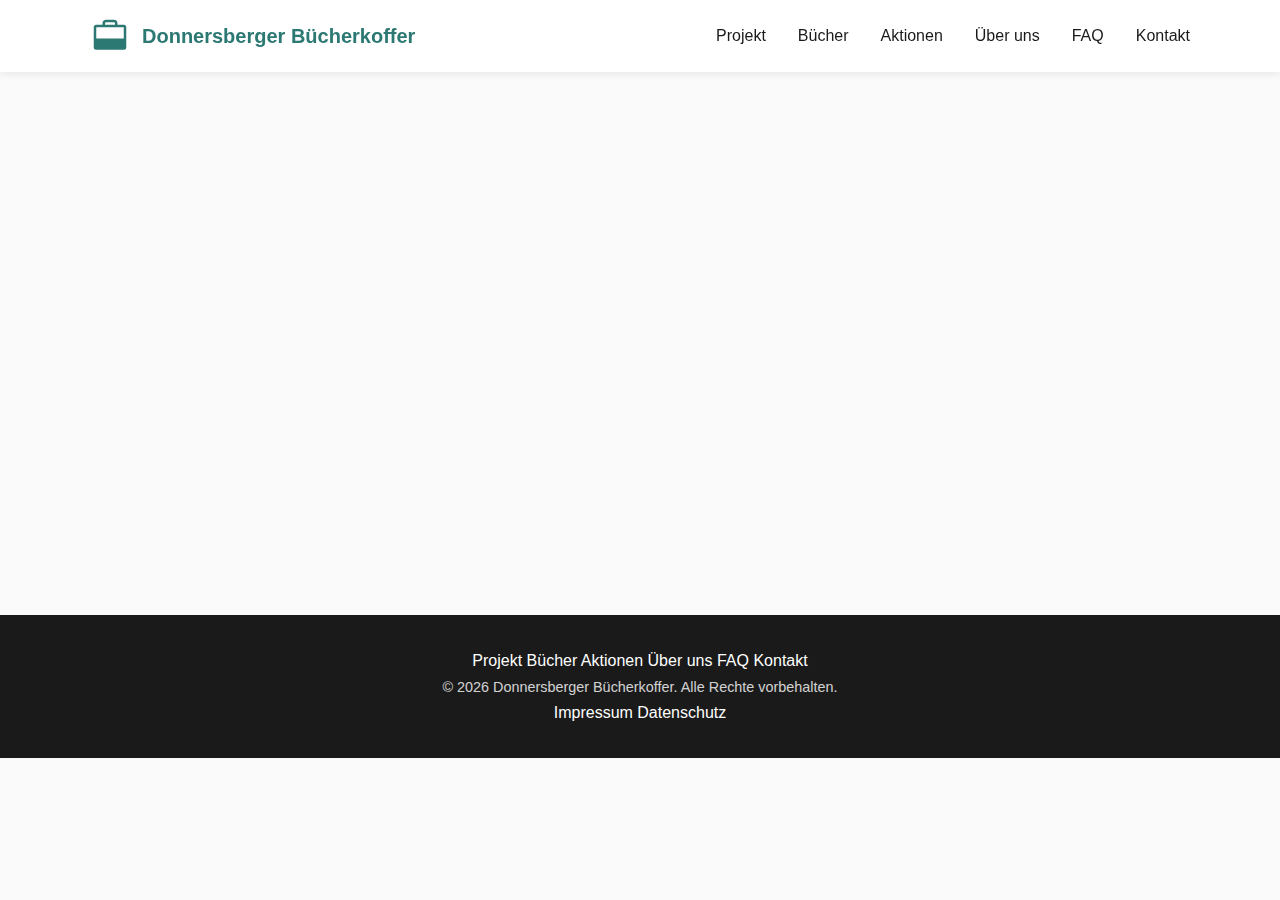
<file: buecherkoffer/impressum.html>
<!DOCTYPE html>
<html lang="de">
<head>
    <meta charset="UTF-8">
    <meta name="viewport" content="width=device-width, initial-scale=1.0">
    <title>Impressum – Donnersberger Bücherkoffer</title>
    <meta name="description" content="Impressum des Donnersberger Bücherkoffer Projekts">
    <link rel="stylesheet" href="style.css">
    <link rel="icon" href="data:image/svg+xml,<svg xmlns='http://www.w3.org/2000/svg' viewBox='0 0 48 48'><rect x='6' y='10' width='36' height='28' rx='3' fill='%232c7873'/></svg>">
</head>
<body>
    <header class="header">
        <div class="container header-inner">
            <a href="index.html" class="logo">
                <img src="assets/icons/logo.svg" class="logo-icon" alt="">
                <span>Donnersberger Bücherkoffer</span>
            </a>
            
            <button class="nav-toggle" aria-label="Menü öffnen" aria-expanded="false">
                <span class="hamburger"></span>
            </button>

            <nav class="nav" aria-label="Hauptnavigation">
                <ul class="nav-list">
                    <li><a href="index.html#projekt" class="nav-link">Projekt</a></li>
                    <li><a href="index.html#buecher" class="nav-link">Bücher</a></li>
                    <li><a href="index.html#aktionen" class="nav-link">Aktionen</a></li>
                    <li><a href="index.html#ueber-uns" class="nav-link">Über uns</a></li>
                    <li><a href="index.html#faq" class="nav-link">FAQ</a></li>
                    <li><a href="index.html#kontakt" class="nav-link">Kontakt</a></li>
                </ul>
            </nav>
        </div>
    </header>

    <main class="legal-page">
        <section class="section legal-section">
            <div class="container">
                <div class="legal-content fade-in">
                    <nav class="breadcrumb">
                        <a href="index.html">← Zurück zur Startseite</a>
                    </nav>
                    <h1>Impressum</h1>
                    <div class="legal-grid">
                        <div>
                            <h2>Angaben gemäß § 5 TMG</h2>
                            <p>Donnersberger Bücherkoffer</p>
                            <p>c/o S. Dünklerberg</p>
                            <p>[Adresse auf Anfrage]</p>
                            <p>E-Mail: <a href="mailto:kontakt@s.duenkelberg.de">kontakt@s.duenkelberg.de</a></p>
                        </div>
                        <div>
                            <h2>Vertreten durch</h2>
                            <p>Die Initiative wird von einer Gruppe ehrenamtlicher Eltern und Engagierter aus der Region Nordpfalz getragen.</p>
                        </div>
                        <div>
                            <h2>Haftungsausschluss</h2>
                            <p>Für die Inhalte der verlinkten Seiten sind wir nicht verantwortlich. Für den Inhalt der verlinkten Seiten ist stets der jeweilige Anbieter oder Betreiber verantwortlich.</p>
                        </div>
                    </div>
                </div>
            </div>
        </section>
    </main>

    <footer class="footer">
        <div class="container footer-inner">
            <nav class="footer-nav">
                <a href="index.html#projekt">Projekt</a>
                <a href="index.html#buecher">Bücher</a>
                <a href="index.html#aktionen">Aktionen</a>
                <a href="index.html#ueber-uns">Über uns</a>
                <a href="index.html#faq">FAQ</a>
                <a href="index.html#kontakt">Kontakt</a>
            </nav>
            <div class="footer-legal">
                <p>&copy; 2026 Donnersberger Bücherkoffer. Alle Rechte vorbehalten.</p>
                <div class="footer-links">
                    <a href="impressum.html">Impressum</a>
                    <a href="datenschutz.html">Datenschutz</a>
                </div>
            </div>
        </div>
    </footer>

    <script src="script.js"></script>
</body>
</html>
</file>
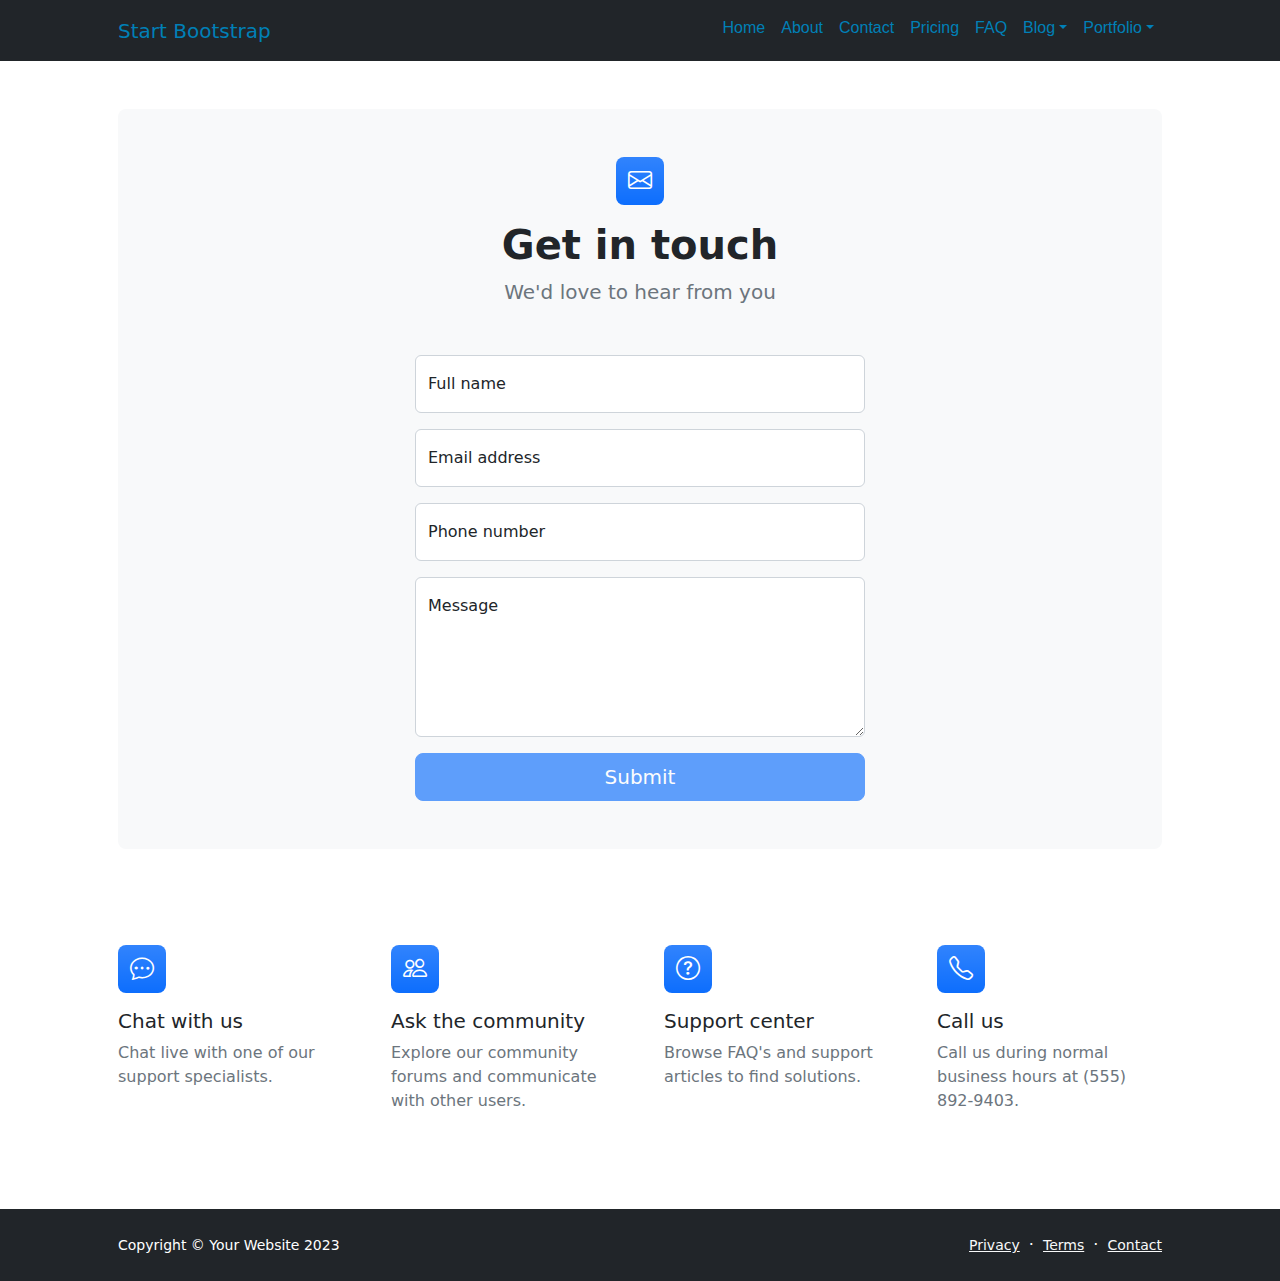
<file: df/contact.html>
<!DOCTYPE html>
<html lang="en">
    <head>
        <meta charset="utf-8" />
        <meta name="viewport" content="width=device-width, initial-scale=1, shrink-to-fit=no" />
        <meta name="description" content />
        <meta name="author" content />
        <title>Modern Business - Start Bootstrap Template</title>
        <!-- Favicon-->
        <link rel="icon" type="image/x-icon" href="assets/favicon.ico" />
        <!-- Bootstrap icons-->
        <link href="https://cdn.jsdelivr.net/npm/bootstrap-icons@1.5.0/font/bootstrap-icons.css" rel="stylesheet" />
        <!-- Core theme CSS (includes Bootstrap)-->
        <link href="css/styles.css" rel="stylesheet" />
    </head>
    <body class="d-flex flex-column">
        <main class="flex-shrink-0">
            <!-- Navigation-->
            <nav class="navbar navbar-expand-lg navbar-dark bg-dark">
                <div class="container px-5">
                    <a class="navbar-brand" href="index.html">Start Bootstrap</a>
                    <button class="navbar-toggler" type="button" data-bs-toggle="collapse" data-bs-target="#navbarSupportedContent" aria-controls="navbarSupportedContent" aria-expanded="false" aria-label="Toggle navigation"><span class="navbar-toggler-icon"></span></button>
                    <div class="collapse navbar-collapse" id="navbarSupportedContent">
                        <ul class="navbar-nav ms-auto mb-2 mb-lg-0">
                            <li class="nav-item"><a class="nav-link" href="index.html">Home</a></li>
                            <li class="nav-item"><a class="nav-link" href="about.html">About</a></li>
                            <li class="nav-item"><a class="nav-link" href="contact.html">Contact</a></li>
                            <li class="nav-item"><a class="nav-link" href="pricing.html">Pricing</a></li>
                            <li class="nav-item"><a class="nav-link" href="faq.html">FAQ</a></li>
                            <li class="nav-item dropdown">
                                <a class="nav-link dropdown-toggle" id="navbarDropdownBlog" href="#" role="button" data-bs-toggle="dropdown" aria-expanded="false">Blog</a>
                                <ul class="dropdown-menu dropdown-menu-end" aria-labelledby="navbarDropdownBlog">
                                    <li><a class="dropdown-item" href="blog-home.html">Blog Home</a></li>
                                    <li><a class="dropdown-item" href="blog-post.html">Blog Post</a></li>
                                </ul>
                            </li>
                            <li class="nav-item dropdown">
                                <a class="nav-link dropdown-toggle" id="navbarDropdownPortfolio" href="#" role="button" data-bs-toggle="dropdown" aria-expanded="false">Portfolio</a>
                                <ul class="dropdown-menu dropdown-menu-end" aria-labelledby="navbarDropdownPortfolio">
                                    <li><a class="dropdown-item" href="portfolio-overview.html">Portfolio Overview</a></li>
                                    <li><a class="dropdown-item" href="portfolio-item.html">Portfolio Item</a></li>
                                </ul>
                            </li>
                        </ul>
                    </div>
                </div>
            </nav>
            <!-- Page content-->
            <section class="py-5">
                <div class="container px-5">
                    <!-- Contact form-->
                    <div class="bg-light rounded-3 py-5 px-4 px-md-5 mb-5">
                        <div class="text-center mb-5">
                            <div class="feature bg-primary bg-gradient text-white rounded-3 mb-3"><i class="bi bi-envelope"></i></div>
                            <h1 class="fw-bolder">Get in touch</h1>
                            <p class="lead fw-normal text-muted mb-0">We'd love to hear from you</p>
                        </div>
                        <div class="row gx-5 justify-content-center">
                            <div class="col-lg-8 col-xl-6">
                                <!-- * * * * * * * * * * * * * * *-->
                                <!-- * * SB Forms Contact Form * *-->
                                <!-- * * * * * * * * * * * * * * *-->
                                <!-- This form is pre-integrated with SB Forms.-->
                                <!-- To make this form functional, sign up at-->
                                <!-- https://startbootstrap.com/solution/contact-forms-->
                                <!-- to get an API token!-->
                                <form id="contactForm" data-sb-form-api-token="API_TOKEN">
                                    <!-- Name input-->
                                    <div class="form-floating mb-3">
                                        <input class="form-control" id="name" type="text" placeholder="Enter your name..." data-sb-validations="required" />
                                        <label for="name">Full name</label>
                                        <div class="invalid-feedback" data-sb-feedback="name:required">A name is required.</div>
                                    </div>
                                    <!-- Email address input-->
                                    <div class="form-floating mb-3">
                                        <input class="form-control" id="email" type="email" placeholder="name@example.com" data-sb-validations="required,email" />
                                        <label for="email">Email address</label>
                                        <div class="invalid-feedback" data-sb-feedback="email:required">An email is required.</div>
                                        <div class="invalid-feedback" data-sb-feedback="email:email">Email is not valid.</div>
                                    </div>
                                    <!-- Phone number input-->
                                    <div class="form-floating mb-3">
                                        <input class="form-control" id="phone" type="tel" placeholder="(123) 456-7890" data-sb-validations="required" />
                                        <label for="phone">Phone number</label>
                                        <div class="invalid-feedback" data-sb-feedback="phone:required">A phone number is required.</div>
                                    </div>
                                    <!-- Message input-->
                                    <div class="form-floating mb-3">
                                        <textarea class="form-control" id="message" type="text" placeholder="Enter your message here..." style="height: 10rem" data-sb-validations="required"></textarea>
                                        <label for="message">Message</label>
                                        <div class="invalid-feedback" data-sb-feedback="message:required">A message is required.</div>
                                    </div>
                                    <!-- Submit success message-->
                                    <!---->
                                    <!-- This is what your users will see when the form-->
                                    <!-- has successfully submitted-->
                                    <div class="d-none" id="submitSuccessMessage">
                                        <div class="text-center mb-3">
                                            <div class="fw-bolder">Form submission successful!</div>
                                            To activate this form, sign up at
                                            <br />
                                            <a href="https://startbootstrap.com/solution/contact-forms">https://startbootstrap.com/solution/contact-forms</a>
                                        </div>
                                    </div>
                                    <!-- Submit error message-->
                                    <!---->
                                    <!-- This is what your users will see when there is-->
                                    <!-- an error submitting the form-->
                                    <div class="d-none" id="submitErrorMessage"><div class="text-center text-danger mb-3">Error sending message!</div></div>
                                    <!-- Submit Button-->
                                    <div class="d-grid"><button class="btn btn-primary btn-lg disabled" id="submitButton" type="submit">Submit</button></div>
                                </form>
                            </div>
                        </div>
                    </div>
                    <!-- Contact cards-->
                    <div class="row gx-5 row-cols-2 row-cols-lg-4 py-5">
                        <div class="col">
                            <div class="feature bg-primary bg-gradient text-white rounded-3 mb-3"><i class="bi bi-chat-dots"></i></div>
                            <div class="h5 mb-2">Chat with us</div>
                            <p class="text-muted mb-0">Chat live with one of our support specialists.</p>
                        </div>
                        <div class="col">
                            <div class="feature bg-primary bg-gradient text-white rounded-3 mb-3"><i class="bi bi-people"></i></div>
                            <div class="h5">Ask the community</div>
                            <p class="text-muted mb-0">Explore our community forums and communicate with other users.</p>
                        </div>
                        <div class="col">
                            <div class="feature bg-primary bg-gradient text-white rounded-3 mb-3"><i class="bi bi-question-circle"></i></div>
                            <div class="h5">Support center</div>
                            <p class="text-muted mb-0">Browse FAQ's and support articles to find solutions.</p>
                        </div>
                        <div class="col">
                            <div class="feature bg-primary bg-gradient text-white rounded-3 mb-3"><i class="bi bi-telephone"></i></div>
                            <div class="h5">Call us</div>
                            <p class="text-muted mb-0">Call us during normal business hours at (555) 892-9403.</p>
                        </div>
                    </div>
                </div>
            </section>
        </main>
        <!-- Footer-->
        <footer class="bg-dark py-4 mt-auto">
            <div class="container px-5">
                <div class="row align-items-center justify-content-between flex-column flex-sm-row">
                    <div class="col-auto"><div class="small m-0 text-white">Copyright &copy; Your Website 2023</div></div>
                    <div class="col-auto">
                        <a class="link-light small" href="#!">Privacy</a>
                        <span class="text-white mx-1">&middot;</span>
                        <a class="link-light small" href="#!">Terms</a>
                        <span class="text-white mx-1">&middot;</span>
                        <a class="link-light small" href="#!">Contact</a>
                    </div>
                </div>
            </div>
        </footer>
        <!-- Bootstrap core JS-->
        <script src="https://cdn.jsdelivr.net/npm/bootstrap@5.2.3/dist/js/bootstrap.bundle.min.js"></script>
        <!-- Core theme JS-->
        <script src="js/scripts.js"></script>
        <!-- * * * * * * * * * * * * * * * * * * * * * * * * * * * * * * * * * * * * * * * *-->
        <!-- * *                               SB Forms JS                               * *-->
        <!-- * * Activate your form at https://startbootstrap.com/solution/contact-forms * *-->
        <!-- * * * * * * * * * * * * * * * * * * * * * * * * * * * * * * * * * * * * * * * *-->
        <script src="https://cdn.startbootstrap.com/sb-forms-latest.js"></script>
    </body>
</html>
</file>
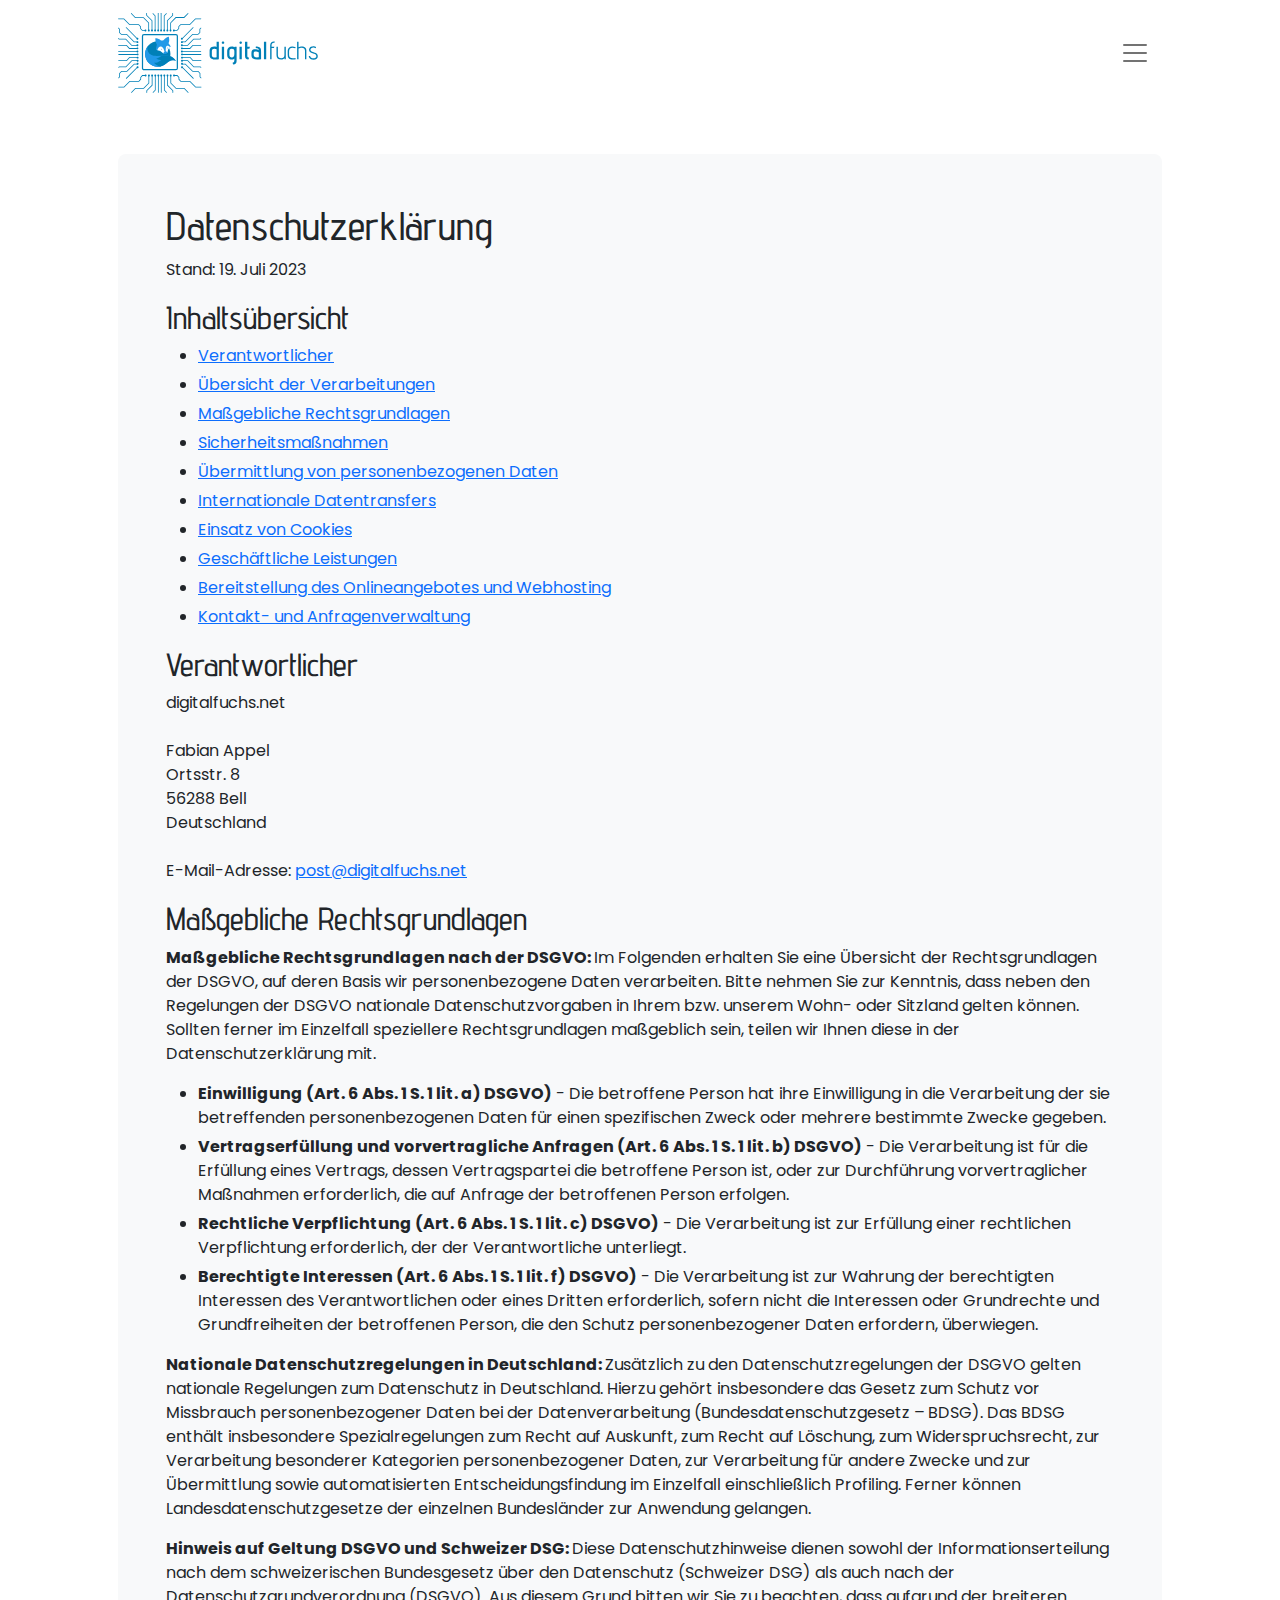
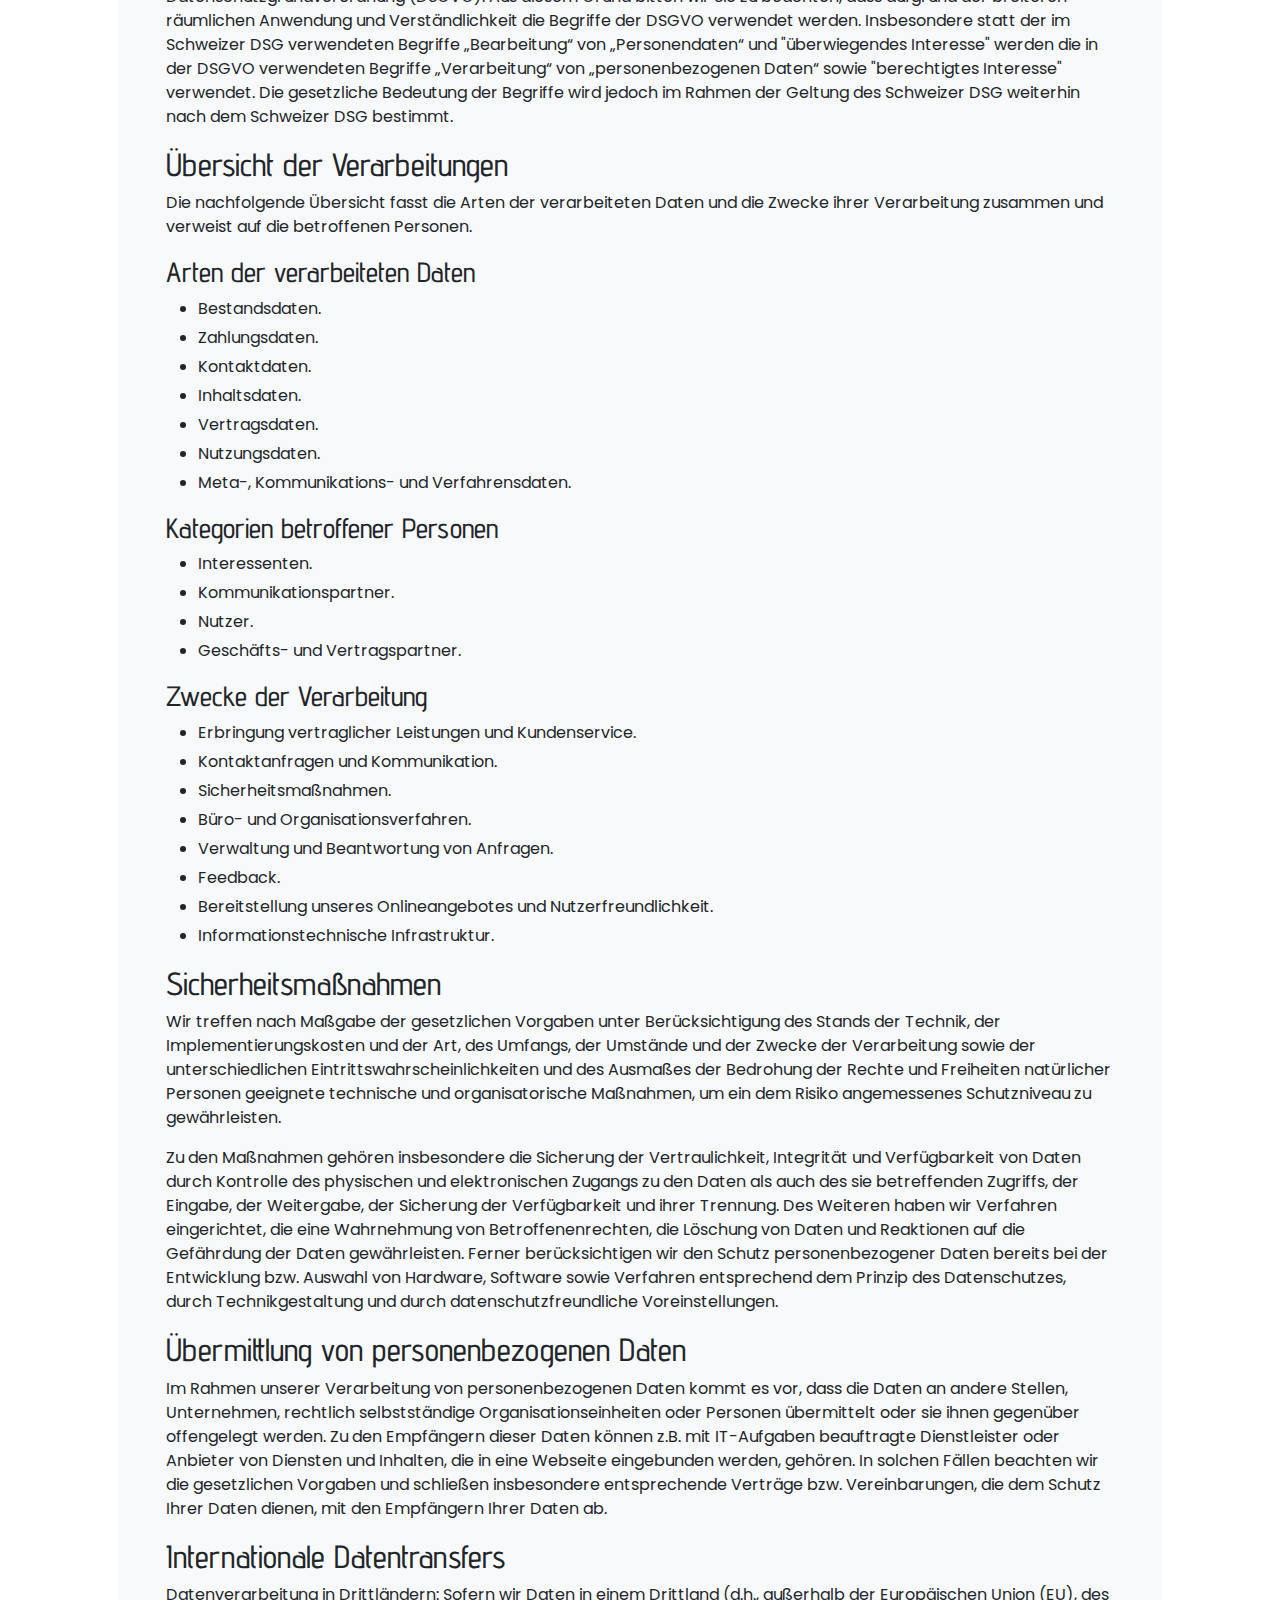
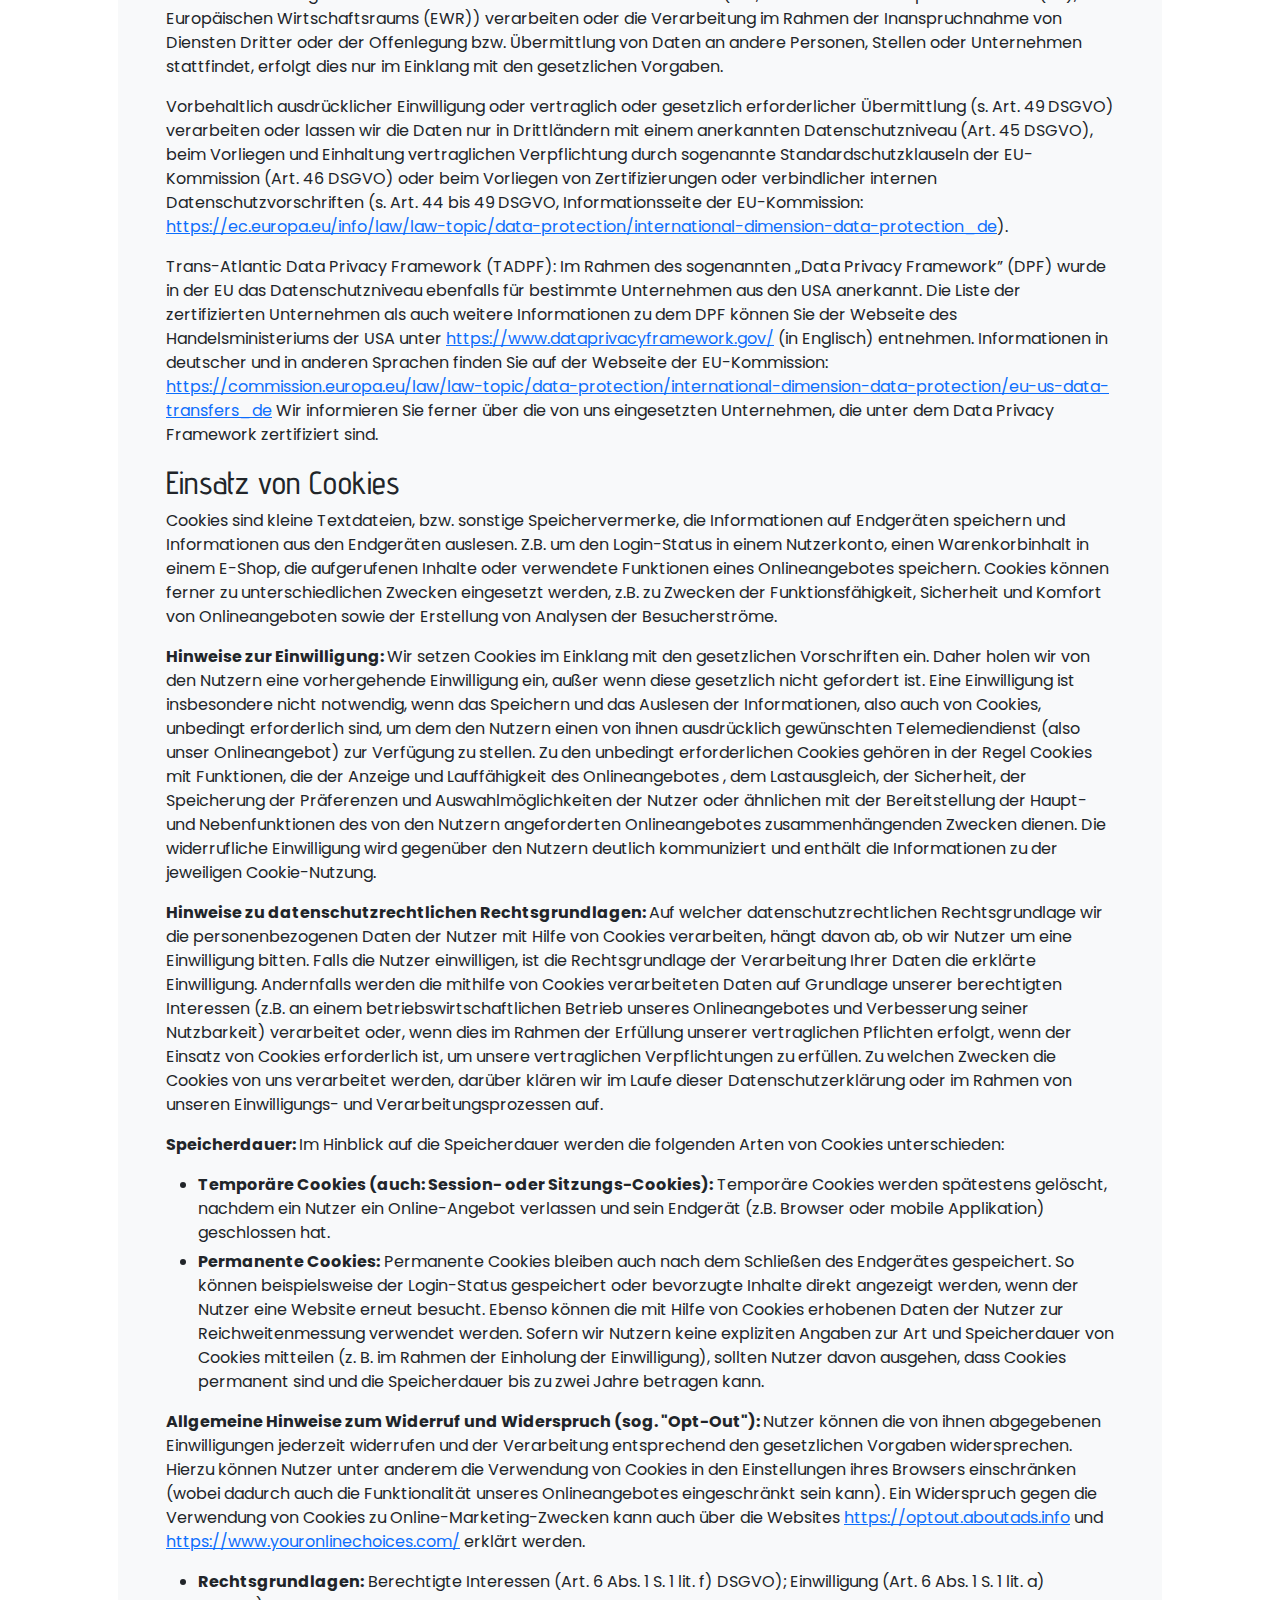
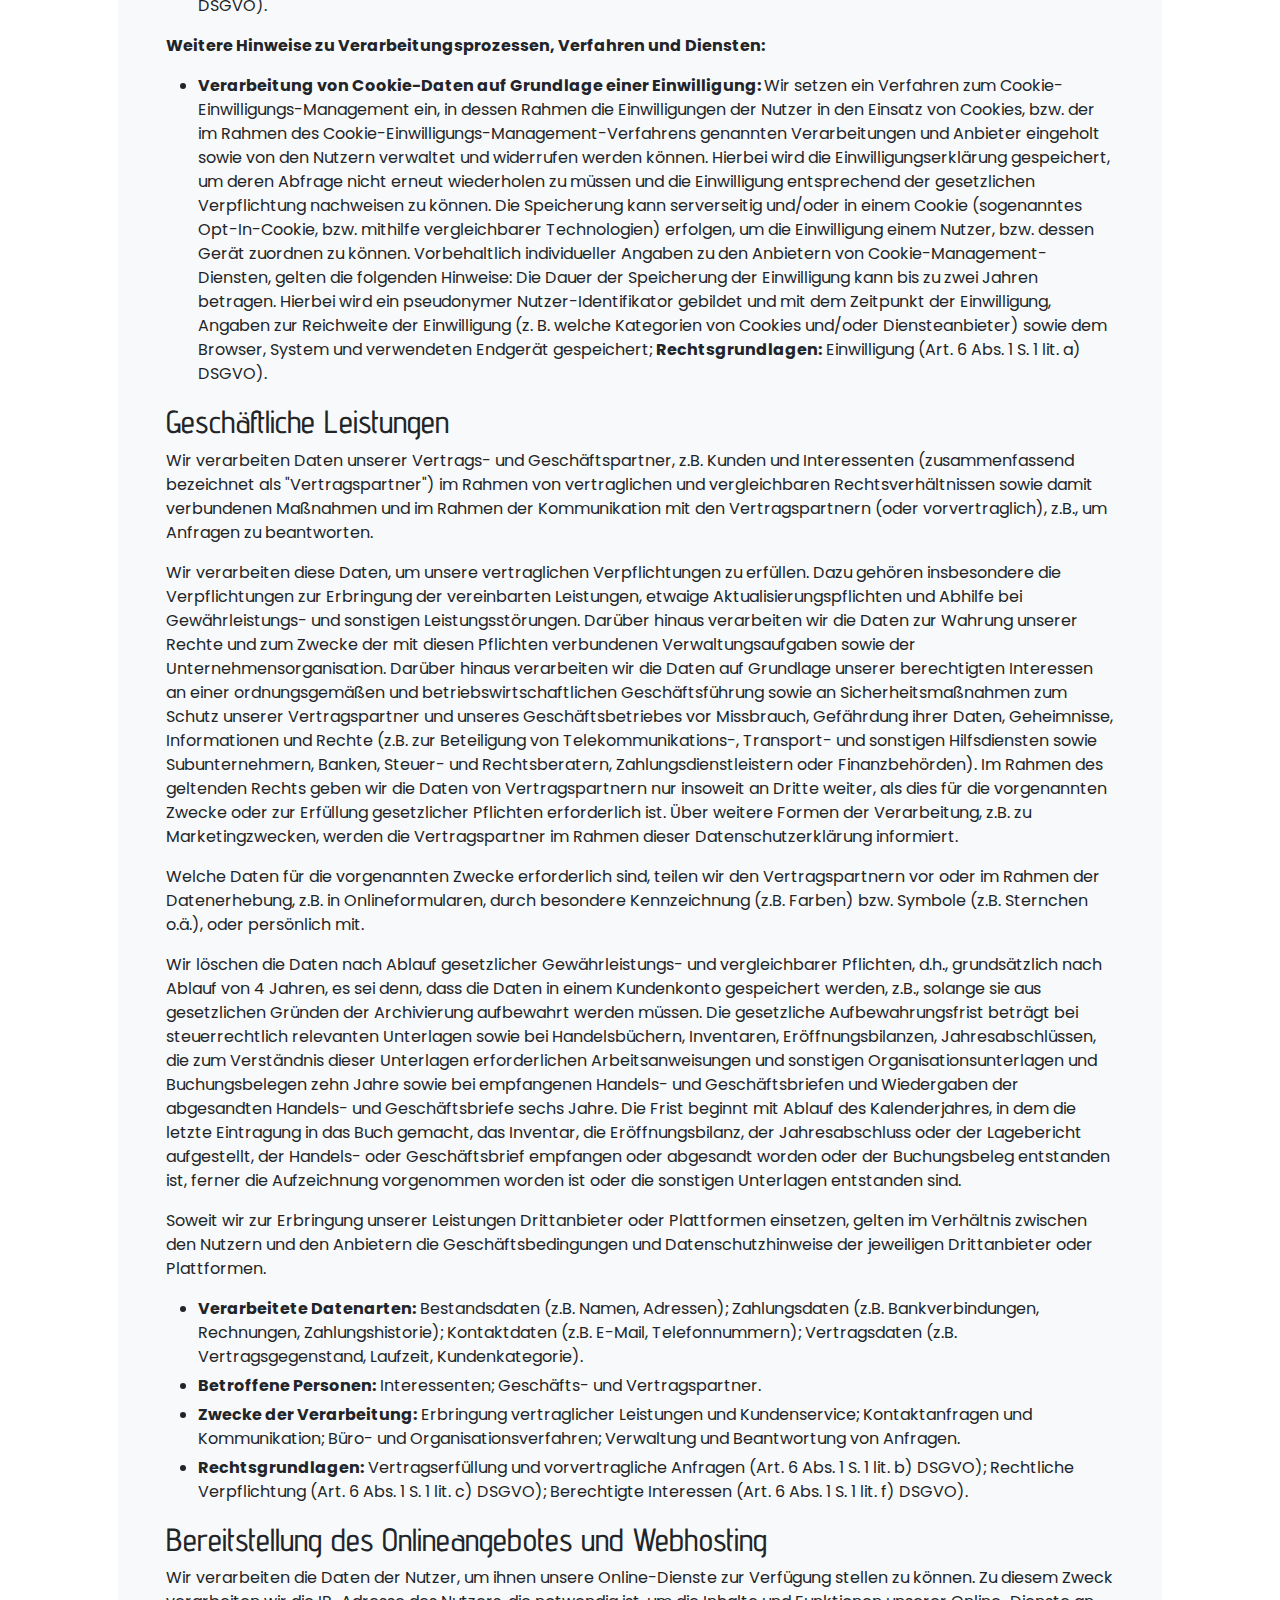
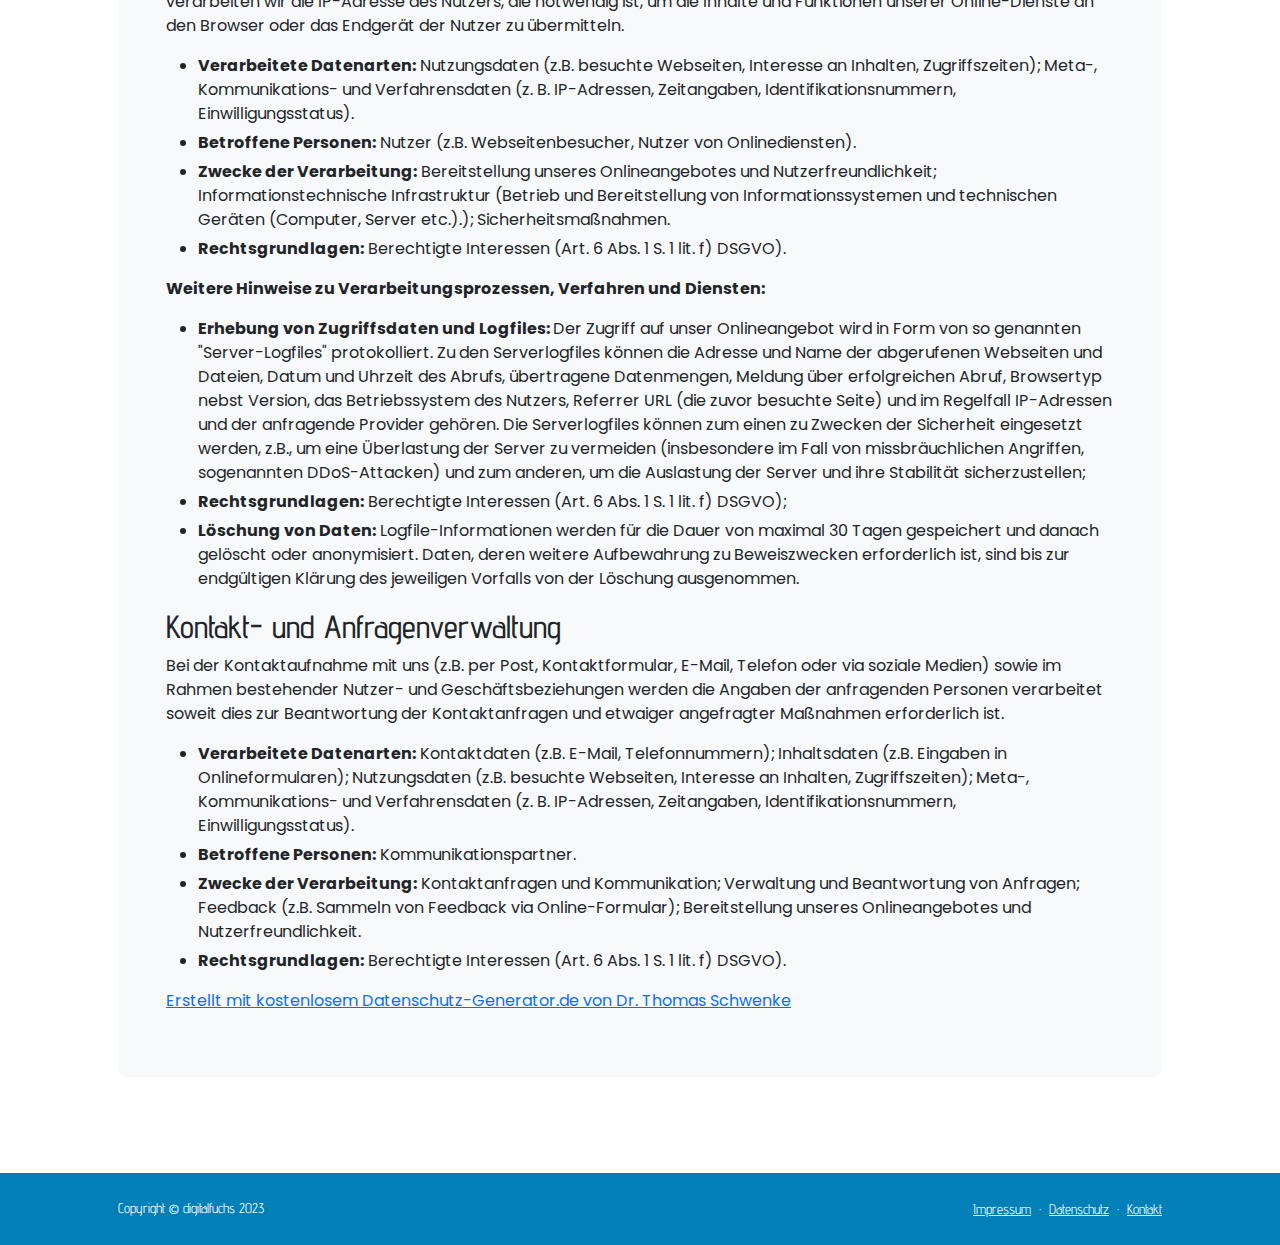
<file: df/datenschutz.html>
<!DOCTYPE html>
<html lang="en">

<head>
    <meta charset="utf-8" />
    <meta name="viewport" content="width=device-width, initial-scale=1, shrink-to-fit=no" />
    <meta name="description" content="Lass dir deine digitalen Geräte bei dir zuhause oder im Büro einrichten und erklären." />
    <meta name="author" content="" />
    <title>digitalfuchs - Die digitale Welt zusammen verstehen</title>
    <!-- Favicon-->
    <link rel="icon" type="image/x-icon" href="assets/favicon.ico" />
    <!-- Bootstrap icons-->
    <link href="https://cdn.jsdelivr.net/npm/bootstrap-icons@1.5.0/font/bootstrap-icons.css" rel="stylesheet" />
    <!-- Core theme CSS (includes Bootstrap)-->
    <link href="css/styles.css" rel="stylesheet" />
    <link
        href="https://fonts.googleapis.com/css2?family=Advent+Pro:wght@400;500;600&family=Poppins:wght@400;500;600&display=swap"
        rel="stylesheet">
</head>

<body class="d-flex flex-column h-100">
    <main class="flex-shrink-0">
        <!-- Navigation-->
        <nav class="navbar navbar-light position-sticky top-0">
            <div class="container px-5">
                <a class="navbar-brand logo" href="index.html">
                    <img src="assets/digitalfuchs_logo_2.svg" alt="Logo">
                </a>
                <button class="navbar-toggler" type="button" data-bs-toggle="collapse"
                    data-bs-target="#navbarSupportedContent" aria-controls="navbarSupportedContent"
                    aria-expanded="false" aria-label="Toggle navigation"
                    style="border: none; background-color: transparent; outline: none;"><span
                        class="navbar-toggler-icon"></span></button>
                <div class="collapse navbar-collapse modal-menu" id="navbarSupportedContent">
                    <!-- Close button -->
                    <span class="close-modal" data-bs-toggle="collapse"
                        data-bs-target="#navbarSupportedContent">&times;</span>
                    <ul class="navbar-nav mx-auto mb-2 mb-lg-0"> <!-- mx-auto centers the list -->
                        <li class="nav-item"><a class="nav-link" href="index.html">Startseite</a></li>
                        <li class="nav-item"><a class="nav-link" href="kontakt.html">Kontakt</a></li>
                        <li class="nav-item active"><a class="nav-link" href="datenschutz.html">Datenschutz</a></li>
                        <li class="nav-item"><a class="nav-link" href="impressum.html">Impressum</a></li>
                    </ul>
                </div>
            </div>
        </nav>
        <!-- Impressum -->
        <section class="py-5" id="impressum">
            <div class="container px-5">
                <div class="bg-light rounded-3 py-5 px-4 px-md-5 mb-5">
                    <div class="text-start">
                        <h1>Datenschutzerklärung</h1>
                        <p>Stand: 19. Juli 2023</p>
                        <h2>Inhaltsübersicht</h2>
                        <ul class="index">
                            <li><a class="index-link" href="#m3">Verantwortlicher</a></li>
                            <li><a class="index-link" href="#mOverview">Übersicht der Verarbeitungen</a></li>
                            <li><a class="index-link" href="#m2427">Maßgebliche Rechtsgrundlagen</a></li>
                            <li><a class="index-link" href="#m27">Sicherheitsmaßnahmen</a></li>
                            <li><a class="index-link" href="#m25">Übermittlung von personenbezogenen Daten</a></li>
                            <li><a class="index-link" href="#m24">Internationale Datentransfers</a></li>
                            <li><a class="index-link" href="#m134">Einsatz von Cookies</a></li>
                            <li><a class="index-link" href="#m317">Geschäftliche Leistungen</a></li>
                            <li><a class="index-link" href="#m225">Bereitstellung des Onlineangebotes und Webhosting</a>
                            </li>
                            <li><a class="index-link" href="#m182">Kontakt- und Anfragenverwaltung</a></li>
                        </ul>
                        <h2 id="m3">Verantwortlicher</h2>
                        <p>digitalfuchs.net<br /><br />
                            Fabian Appel<br />
                           Ortsstr. 8<br />
                            56288 Bell<br />
                            Deutschland<br /><br />
                            E-Mail-Adresse: <a href="mailto:post@digitalfuchs.net">post@digitalfuchs.net</a>
                        </p>
                        <h2 id="m2427">Maßgebliche Rechtsgrundlagen</h2>
                        <p><strong>Maßgebliche Rechtsgrundlagen nach der DSGVO: </strong>Im Folgenden erhalten Sie eine
                            Übersicht der Rechtsgrundlagen der DSGVO, auf deren Basis wir personenbezogene Daten
                            verarbeiten. Bitte nehmen Sie zur Kenntnis, dass neben den Regelungen der DSGVO nationale
                            Datenschutzvorgaben in Ihrem bzw. unserem Wohn- oder Sitzland gelten können. Sollten ferner
                            im Einzelfall speziellere Rechtsgrundlagen maßgeblich sein, teilen wir Ihnen diese in der
                            Datenschutzerklärung mit.</p>
                        <ul>
                            <li><strong>Einwilligung (Art. 6 Abs. 1 S. 1 lit. a) DSGVO)</strong> - Die betroffene Person
                                hat ihre Einwilligung in die Verarbeitung der sie betreffenden personenbezogenen Daten
                                für einen spezifischen Zweck oder mehrere bestimmte Zwecke gegeben.</li>
                            <li><strong>Vertragserfüllung und vorvertragliche Anfragen (Art. 6 Abs. 1 S. 1 lit. b)
                                    DSGVO)</strong> - Die Verarbeitung ist für die Erfüllung eines Vertrags, dessen
                                Vertragspartei die betroffene Person ist, oder zur Durchführung vorvertraglicher
                                Maßnahmen erforderlich, die auf Anfrage der betroffenen Person erfolgen.</li>
                            <li><strong>Rechtliche Verpflichtung (Art. 6 Abs. 1 S. 1 lit. c) DSGVO)</strong> - Die
                                Verarbeitung ist zur Erfüllung einer rechtlichen Verpflichtung erforderlich, der der
                                Verantwortliche unterliegt.</li>
                            <li><strong>Berechtigte Interessen (Art. 6 Abs. 1 S. 1 lit. f) DSGVO)</strong> - Die
                                Verarbeitung ist zur Wahrung der berechtigten Interessen des Verantwortlichen oder eines
                                Dritten erforderlich, sofern nicht die Interessen oder Grundrechte und Grundfreiheiten
                                der betroffenen Person, die den Schutz personenbezogener Daten erfordern, überwiegen.
                            </li>
                        </ul>
                        <p><strong>Nationale Datenschutzregelungen in Deutschland: </strong>Zusätzlich zu den
                            Datenschutzregelungen der DSGVO gelten nationale Regelungen zum Datenschutz in Deutschland.
                            Hierzu gehört insbesondere das Gesetz zum Schutz vor Missbrauch personenbezogener Daten bei
                            der Datenverarbeitung (Bundesdatenschutzgesetz – BDSG). Das BDSG enthält insbesondere
                            Spezialregelungen zum Recht auf Auskunft, zum Recht auf Löschung, zum Widerspruchsrecht, zur
                            Verarbeitung besonderer Kategorien personenbezogener Daten, zur Verarbeitung für andere
                            Zwecke und zur Übermittlung sowie automatisierten Entscheidungsfindung im Einzelfall
                            einschließlich Profiling. Ferner können Landesdatenschutzgesetze der einzelnen Bundesländer
                            zur Anwendung gelangen.</p>
                        <p><strong>Hinweis auf Geltung DSGVO und Schweizer DSG: </strong>Diese Datenschutzhinweise
                            dienen sowohl der Informationserteilung nach dem schweizerischen Bundesgesetz über den
                            Datenschutz (Schweizer DSG) als auch nach der Datenschutzgrundverordnung (DSGVO). Aus diesem
                            Grund bitten wir Sie zu beachten, dass aufgrund der breiteren räumlichen Anwendung und
                            Verständlichkeit die Begriffe der DSGVO verwendet werden. Insbesondere statt der im
                            Schweizer DSG verwendeten Begriffe „Bearbeitung“ von „Personendaten“ und "überwiegendes
                            Interesse" werden die in der DSGVO verwendeten Begriffe „Verarbeitung“ von
                            „personenbezogenen Daten“ sowie "berechtigtes Interesse" verwendet. Die gesetzliche
                            Bedeutung der Begriffe wird jedoch im Rahmen der Geltung des Schweizer DSG weiterhin nach
                            dem Schweizer DSG bestimmt.</p>
                        <h2 id="mOverview">Übersicht der Verarbeitungen</h2>
                        <p>Die nachfolgende Übersicht fasst die Arten der verarbeiteten Daten und die Zwecke ihrer
                            Verarbeitung zusammen und verweist auf die betroffenen Personen.</p>
                        <h3>Arten der verarbeiteten Daten</h3>
                        <ul>
                            <li>Bestandsdaten.</li>
                            <li>Zahlungsdaten.</li>
                            <li>Kontaktdaten.</li>
                            <li>Inhaltsdaten.</li>
                            <li>Vertragsdaten.</li>
                            <li>Nutzungsdaten.</li>
                            <li>Meta-, Kommunikations- und Verfahrensdaten.</li>
                        </ul>
                        <h3>Kategorien betroffener Personen</h3>
                        <ul>
                            <li>Interessenten.</li>
                            <li>Kommunikationspartner.</li>
                            <li>Nutzer.</li>
                            <li>Geschäfts- und Vertragspartner.</li>
                        </ul>
                        <h3>Zwecke der Verarbeitung</h3>
                        <ul>
                            <li>Erbringung vertraglicher Leistungen und Kundenservice.</li>
                            <li>Kontaktanfragen und Kommunikation.</li>
                            <li>Sicherheitsmaßnahmen.</li>
                            <li>Büro- und Organisationsverfahren.</li>
                            <li>Verwaltung und Beantwortung von Anfragen.</li>
                            <li>Feedback.</li>
                            <li>Bereitstellung unseres Onlineangebotes und Nutzerfreundlichkeit.</li>
                            <li>Informationstechnische Infrastruktur.</li>
                        </ul>
                        <h2 id="m27">Sicherheitsmaßnahmen</h2>
                        <p>Wir treffen nach Maßgabe der gesetzlichen Vorgaben unter Berücksichtigung des Stands der
                            Technik, der Implementierungskosten und der Art, des Umfangs, der Umstände und der Zwecke
                            der Verarbeitung sowie der unterschiedlichen Eintrittswahrscheinlichkeiten und des Ausmaßes
                            der Bedrohung der Rechte und Freiheiten natürlicher Personen geeignete technische und
                            organisatorische Maßnahmen, um ein dem Risiko angemessenes Schutzniveau zu gewährleisten.
                        </p>
                        <p>Zu den Maßnahmen gehören insbesondere die Sicherung der Vertraulichkeit, Integrität und
                            Verfügbarkeit von Daten durch Kontrolle des physischen und elektronischen Zugangs zu den
                            Daten als auch des sie betreffenden Zugriffs, der Eingabe, der Weitergabe, der Sicherung der
                            Verfügbarkeit und ihrer Trennung. Des Weiteren haben wir Verfahren eingerichtet, die eine
                            Wahrnehmung von Betroffenenrechten, die Löschung von Daten und Reaktionen auf die Gefährdung
                            der Daten gewährleisten. Ferner berücksichtigen wir den Schutz personenbezogener Daten
                            bereits bei der Entwicklung bzw. Auswahl von Hardware, Software sowie Verfahren entsprechend
                            dem Prinzip des Datenschutzes, durch Technikgestaltung und durch datenschutzfreundliche
                            Voreinstellungen.</p>
                        <h2 id="m25">Übermittlung von personenbezogenen Daten</h2>
                        <p>Im Rahmen unserer Verarbeitung von personenbezogenen Daten kommt es vor, dass die Daten an
                            andere Stellen, Unternehmen, rechtlich selbstständige Organisationseinheiten oder Personen
                            übermittelt oder sie ihnen gegenüber offengelegt werden. Zu den Empfängern dieser Daten
                            können z.B. mit IT-Aufgaben beauftragte Dienstleister oder Anbieter von Diensten und
                            Inhalten, die in eine Webseite eingebunden werden, gehören. In solchen Fällen beachten wir
                            die gesetzlichen Vorgaben und schließen insbesondere entsprechende Verträge bzw.
                            Vereinbarungen, die dem Schutz Ihrer Daten dienen, mit den Empfängern Ihrer Daten ab.</p>
                        <h2 id="m24">Internationale Datentransfers</h2>
                        <p>Datenverarbeitung in Drittländern: Sofern wir Daten in einem Drittland (d.h., außerhalb der
                            Europäischen Union (EU), des Europäischen Wirtschaftsraums (EWR)) verarbeiten oder die
                            Verarbeitung im Rahmen der Inanspruchnahme von Diensten Dritter oder der Offenlegung bzw.
                            Übermittlung von Daten an andere Personen, Stellen oder Unternehmen stattfindet, erfolgt
                            dies nur im Einklang mit den gesetzlichen Vorgaben.</p>
                        <p>Vorbehaltlich ausdrücklicher Einwilligung oder vertraglich oder gesetzlich erforderlicher
                            Übermittlung (s. Art. 49 DSGVO) verarbeiten oder lassen wir die Daten nur in Drittländern
                            mit einem anerkannten Datenschutzniveau (Art. 45 DSGVO), beim Vorliegen und Einhaltung
                            vertraglichen Verpflichtung durch sogenannte Standardschutzklauseln der EU-Kommission (Art.
                            46 DSGVO) oder beim Vorliegen von Zertifizierungen oder verbindlicher internen
                            Datenschutzvorschriften (s. Art. 44 bis 49 DSGVO, Informationsseite der EU-Kommission: <a
                                href="https://ec.europa.eu/info/law/law-topic/data-protection/international-dimension-data-protection_de"
                                target="_blank">https://ec.europa.eu/info/law/law-topic/data-protection/international-dimension-data-protection_de</a>).
                        </p>
                        <p>Trans-Atlantic Data Privacy Framework (TADPF): Im Rahmen des sogenannten „Data Privacy
                            Framework” (DPF) wurde in der EU das Datenschutzniveau ebenfalls für bestimmte Unternehmen
                            aus den USA anerkannt. Die Liste der zertifizierten Unternehmen als auch weitere
                            Informationen zu dem DPF können Sie der Webseite des Handelsministeriums der USA unter <a
                                href="https://www.dataprivacyframework.gov/"
                                target="_blank">https://www.dataprivacyframework.gov/</a> (in Englisch) entnehmen.
                            Informationen in deutscher und in anderen Sprachen finden Sie auf der Webseite der
                            EU-Kommission: <a
                                href="https://commission.europa.eu/law/law-topic/data-protection/international-dimension-data-protection/eu-us-data-transfers_de"
                                target="_blank">https://commission.europa.eu/law/law-topic/data-protection/international-dimension-data-protection/eu-us-data-transfers_de</a>
                            Wir informieren Sie ferner über die von uns eingesetzten Unternehmen, die unter dem Data
                            Privacy Framework zertifiziert sind.</p>
                        <h2 id="m134">Einsatz von Cookies</h2>
                        <p>Cookies sind kleine Textdateien, bzw. sonstige Speichervermerke, die Informationen auf
                            Endgeräten speichern und Informationen aus den Endgeräten auslesen. Z.B. um den Login-Status
                            in einem Nutzerkonto, einen Warenkorbinhalt in einem E-Shop, die aufgerufenen Inhalte oder
                            verwendete Funktionen eines Onlineangebotes speichern. Cookies können ferner zu
                            unterschiedlichen Zwecken eingesetzt werden, z.B. zu Zwecken der Funktionsfähigkeit,
                            Sicherheit und Komfort von Onlineangeboten sowie der Erstellung von Analysen der
                            Besucherströme. </p>
                        <p><strong>Hinweise zur Einwilligung: </strong>Wir setzen Cookies im Einklang mit den
                            gesetzlichen Vorschriften ein. Daher holen wir von den Nutzern eine vorhergehende
                            Einwilligung ein, außer wenn diese gesetzlich nicht gefordert ist. Eine Einwilligung ist
                            insbesondere nicht notwendig, wenn das Speichern und das Auslesen der Informationen, also
                            auch von Cookies, unbedingt erforderlich sind, um dem den Nutzern einen von ihnen
                            ausdrücklich gewünschten Telemediendienst (also unser Onlineangebot) zur Verfügung zu
                            stellen. Zu den unbedingt erforderlichen Cookies gehören in der Regel Cookies mit
                            Funktionen, die der Anzeige und Lauffähigkeit des Onlineangebotes , dem Lastausgleich, der
                            Sicherheit, der Speicherung der Präferenzen und Auswahlmöglichkeiten der Nutzer oder
                            ähnlichen mit der Bereitstellung der Haupt- und Nebenfunktionen des von den Nutzern
                            angeforderten Onlineangebotes zusammenhängenden Zwecken dienen. Die widerrufliche
                            Einwilligung wird gegenüber den Nutzern deutlich kommuniziert und enthält die Informationen
                            zu der jeweiligen Cookie-Nutzung.</p>
                        <p><strong>Hinweise zu datenschutzrechtlichen Rechtsgrundlagen: </strong>Auf welcher
                            datenschutzrechtlichen Rechtsgrundlage wir die personenbezogenen Daten der Nutzer mit Hilfe
                            von Cookies verarbeiten, hängt davon ab, ob wir Nutzer um eine Einwilligung bitten. Falls
                            die Nutzer einwilligen, ist die Rechtsgrundlage der Verarbeitung Ihrer Daten die erklärte
                            Einwilligung. Andernfalls werden die mithilfe von Cookies verarbeiteten Daten auf Grundlage
                            unserer berechtigten Interessen (z.B. an einem betriebswirtschaftlichen Betrieb unseres
                            Onlineangebotes und Verbesserung seiner Nutzbarkeit) verarbeitet oder, wenn dies im Rahmen
                            der Erfüllung unserer vertraglichen Pflichten erfolgt, wenn der Einsatz von Cookies
                            erforderlich ist, um unsere vertraglichen Verpflichtungen zu erfüllen. Zu welchen Zwecken
                            die Cookies von uns verarbeitet werden, darüber klären wir im Laufe dieser
                            Datenschutzerklärung oder im Rahmen von unseren Einwilligungs- und Verarbeitungsprozessen
                            auf.</p>
                        <p><strong>Speicherdauer: </strong>Im Hinblick auf die Speicherdauer werden die folgenden Arten
                            von Cookies unterschieden:</p>
                        <ul>
                            <li><strong>Temporäre Cookies (auch: Session- oder Sitzungs-Cookies):</strong> Temporäre
                                Cookies werden spätestens gelöscht, nachdem ein Nutzer ein Online-Angebot verlassen und
                                sein Endgerät (z.B. Browser oder mobile Applikation) geschlossen hat.</li>
                            <li><strong>Permanente Cookies:</strong> Permanente Cookies bleiben auch nach dem Schließen
                                des Endgerätes gespeichert. So können beispielsweise der Login-Status gespeichert oder
                                bevorzugte Inhalte direkt angezeigt werden, wenn der Nutzer eine Website erneut besucht.
                                Ebenso können die mit Hilfe von Cookies erhobenen Daten der Nutzer zur
                                Reichweitenmessung verwendet werden. Sofern wir Nutzern keine expliziten Angaben zur Art
                                und Speicherdauer von Cookies mitteilen (z. B. im Rahmen der Einholung der
                                Einwilligung), sollten Nutzer davon ausgehen, dass Cookies permanent sind und die
                                Speicherdauer bis zu zwei Jahre betragen kann.</li>
                        </ul>
                        <p><strong>Allgemeine Hinweise zum Widerruf und Widerspruch (sog. "Opt-Out"): </strong>Nutzer
                            können die von ihnen abgegebenen Einwilligungen jederzeit widerrufen und der Verarbeitung
                            entsprechend den gesetzlichen Vorgaben widersprechen. Hierzu können Nutzer unter anderem die
                            Verwendung von Cookies in den Einstellungen ihres Browsers einschränken (wobei dadurch auch
                            die Funktionalität unseres Onlineangebotes eingeschränkt sein kann). Ein Widerspruch gegen
                            die Verwendung von Cookies zu Online-Marketing-Zwecken kann auch über die Websites <a
                                href="https://optout.aboutads.info/" target="_new">https://optout.aboutads.info</a> und
                            <a href="https://www.youronlinechoices.com/"
                                target="_new">https://www.youronlinechoices.com/</a> erklärt werden.</p>
                        <ul class="m-elements">
                            <li><strong>Rechtsgrundlagen:</strong> Berechtigte Interessen (Art. 6 Abs. 1 S. 1 lit. f)
                                DSGVO); Einwilligung (Art. 6 Abs. 1 S. 1 lit. a) DSGVO).</li>
                        </ul>
                        <p><strong>Weitere Hinweise zu Verarbeitungsprozessen, Verfahren und Diensten:</strong></p>
                        <ul class="m-elements">
                            <li><strong>Verarbeitung von Cookie-Daten auf Grundlage einer Einwilligung: </strong>Wir
                                setzen ein Verfahren zum Cookie-Einwilligungs-Management ein, in dessen Rahmen die
                                Einwilligungen der Nutzer in den Einsatz von Cookies, bzw. der im Rahmen des
                                Cookie-Einwilligungs-Management-Verfahrens genannten Verarbeitungen und Anbieter
                                eingeholt sowie von den Nutzern verwaltet und widerrufen werden können. Hierbei wird die
                                Einwilligungserklärung gespeichert, um deren Abfrage nicht erneut wiederholen zu müssen
                                und die Einwilligung entsprechend der gesetzlichen Verpflichtung nachweisen zu können.
                                Die Speicherung kann serverseitig und/oder in einem Cookie (sogenanntes Opt-In-Cookie,
                                bzw. mithilfe vergleichbarer Technologien) erfolgen, um die Einwilligung einem Nutzer,
                                bzw. dessen Gerät zuordnen zu können. Vorbehaltlich individueller Angaben zu den
                                Anbietern von Cookie-Management-Diensten, gelten die folgenden Hinweise: Die Dauer der
                                Speicherung der Einwilligung kann bis zu zwei Jahren betragen. Hierbei wird ein
                                pseudonymer Nutzer-Identifikator gebildet und mit dem Zeitpunkt der Einwilligung,
                                Angaben zur Reichweite der Einwilligung (z. B. welche Kategorien von Cookies und/oder
                                Diensteanbieter) sowie dem Browser, System und verwendeten Endgerät gespeichert;
                                <strong>Rechtsgrundlagen:</strong> Einwilligung (Art. 6 Abs. 1 S. 1 lit. a) DSGVO).</li>
                        </ul>
                        <h2 id="m317">Geschäftliche Leistungen</h2>
                        <p>Wir verarbeiten Daten unserer Vertrags- und Geschäftspartner, z.B. Kunden und Interessenten
                            (zusammenfassend bezeichnet als "Vertragspartner") im Rahmen von vertraglichen und
                            vergleichbaren Rechtsverhältnissen sowie damit verbundenen Maßnahmen und im Rahmen der
                            Kommunikation mit den Vertragspartnern (oder vorvertraglich), z.B., um Anfragen zu
                            beantworten.</p>
                        <p>Wir verarbeiten diese Daten, um unsere vertraglichen Verpflichtungen zu erfüllen. Dazu
                            gehören insbesondere die Verpflichtungen zur Erbringung der vereinbarten Leistungen, etwaige
                            Aktualisierungspflichten und Abhilfe bei Gewährleistungs- und sonstigen Leistungsstörungen.
                            Darüber hinaus verarbeiten wir die Daten zur Wahrung unserer Rechte und zum Zwecke der mit
                            diesen Pflichten verbundenen Verwaltungsaufgaben sowie der Unternehmensorganisation. Darüber
                            hinaus verarbeiten wir die Daten auf Grundlage unserer berechtigten Interessen an einer
                            ordnungsgemäßen und betriebswirtschaftlichen Geschäftsführung sowie an Sicherheitsmaßnahmen
                            zum Schutz unserer Vertragspartner und unseres Geschäftsbetriebes vor Missbrauch, Gefährdung
                            ihrer Daten, Geheimnisse, Informationen und Rechte (z.B. zur Beteiligung von
                            Telekommunikations-, Transport- und sonstigen Hilfsdiensten sowie Subunternehmern, Banken,
                            Steuer- und Rechtsberatern, Zahlungsdienstleistern oder Finanzbehörden). Im Rahmen des
                            geltenden Rechts geben wir die Daten von Vertragspartnern nur insoweit an Dritte weiter, als
                            dies für die vorgenannten Zwecke oder zur Erfüllung gesetzlicher Pflichten erforderlich ist.
                            Über weitere Formen der Verarbeitung, z.B. zu Marketingzwecken, werden die Vertragspartner
                            im Rahmen dieser Datenschutzerklärung informiert.</p>
                        <p>Welche Daten für die vorgenannten Zwecke erforderlich sind, teilen wir den Vertragspartnern
                            vor oder im Rahmen der Datenerhebung, z.B. in Onlineformularen, durch besondere
                            Kennzeichnung (z.B. Farben) bzw. Symbole (z.B. Sternchen o.ä.), oder persönlich mit.</p>
                        <p>Wir löschen die Daten nach Ablauf gesetzlicher Gewährleistungs- und vergleichbarer Pflichten,
                            d.h., grundsätzlich nach Ablauf von 4 Jahren, es sei denn, dass die Daten in einem
                            Kundenkonto gespeichert werden, z.B., solange sie aus gesetzlichen Gründen der Archivierung
                            aufbewahrt werden müssen. Die gesetzliche Aufbewahrungsfrist beträgt bei steuerrechtlich
                            relevanten Unterlagen sowie bei Handelsbüchern, Inventaren, Eröffnungsbilanzen,
                            Jahresabschlüssen, die zum Verständnis dieser Unterlagen erforderlichen Arbeitsanweisungen
                            und sonstigen Organisationsunterlagen und Buchungsbelegen zehn Jahre sowie bei empfangenen
                            Handels- und Geschäftsbriefen und Wiedergaben der abgesandten Handels- und Geschäftsbriefe
                            sechs Jahre. Die Frist beginnt mit Ablauf des Kalenderjahres, in dem die letzte Eintragung
                            in das Buch gemacht, das Inventar, die Eröffnungsbilanz, der Jahresabschluss oder der
                            Lagebericht aufgestellt, der Handels- oder Geschäftsbrief empfangen oder abgesandt worden
                            oder der Buchungsbeleg entstanden ist, ferner die Aufzeichnung vorgenommen worden ist oder
                            die sonstigen Unterlagen entstanden sind.</p>
                        <p>Soweit wir zur Erbringung unserer Leistungen Drittanbieter oder Plattformen einsetzen, gelten
                            im Verhältnis zwischen den Nutzern und den Anbietern die Geschäftsbedingungen und
                            Datenschutzhinweise der jeweiligen Drittanbieter oder Plattformen.</p>
                        <ul class="m-elements">
                            <li><strong>Verarbeitete Datenarten:</strong> Bestandsdaten (z.B. Namen, Adressen);
                                Zahlungsdaten (z.B. Bankverbindungen, Rechnungen, Zahlungshistorie); Kontaktdaten (z.B.
                                E-Mail, Telefonnummern); Vertragsdaten (z.B. Vertragsgegenstand, Laufzeit,
                                Kundenkategorie).</li>
                            <li><strong>Betroffene Personen:</strong> Interessenten; Geschäfts- und Vertragspartner.
                            </li>
                            <li><strong>Zwecke der Verarbeitung:</strong> Erbringung vertraglicher Leistungen und
                                Kundenservice; Kontaktanfragen und Kommunikation; Büro- und Organisationsverfahren;
                                Verwaltung und Beantwortung von Anfragen.</li>
                            <li><strong>Rechtsgrundlagen:</strong> Vertragserfüllung und vorvertragliche Anfragen (Art.
                                6 Abs. 1 S. 1 lit. b) DSGVO); Rechtliche Verpflichtung (Art. 6 Abs. 1 S. 1 lit. c)
                                DSGVO); Berechtigte Interessen (Art. 6 Abs. 1 S. 1 lit. f) DSGVO).</li>
                        </ul>
                        <h2 id="m225">Bereitstellung des Onlineangebotes und Webhosting</h2>
                        <p>Wir verarbeiten die Daten der Nutzer, um ihnen unsere Online-Dienste zur Verfügung stellen zu
                            können. Zu diesem Zweck verarbeiten wir die IP-Adresse des Nutzers, die notwendig ist, um
                            die Inhalte und Funktionen unserer Online-Dienste an den Browser oder das Endgerät der
                            Nutzer zu übermitteln.</p>
                        <ul class="m-elements">
                            <li><strong>Verarbeitete Datenarten:</strong> Nutzungsdaten (z.B. besuchte Webseiten,
                                Interesse an Inhalten, Zugriffszeiten); Meta-, Kommunikations- und Verfahrensdaten (z.
                                B. IP-Adressen, Zeitangaben, Identifikationsnummern, Einwilligungsstatus).</li>
                            <li><strong>Betroffene Personen:</strong> Nutzer (z.B. Webseitenbesucher, Nutzer von
                                Onlinediensten).</li>
                            <li><strong>Zwecke der Verarbeitung:</strong> Bereitstellung unseres Onlineangebotes und
                                Nutzerfreundlichkeit; Informationstechnische Infrastruktur (Betrieb und Bereitstellung
                                von Informationssystemen und technischen Geräten (Computer, Server etc.).);
                                Sicherheitsmaßnahmen.</li>
                            <li><strong>Rechtsgrundlagen:</strong> Berechtigte Interessen (Art. 6 Abs. 1 S. 1 lit. f)
                                DSGVO).</li>
                        </ul>
                        <p><strong>Weitere Hinweise zu Verarbeitungsprozessen, Verfahren und Diensten:</strong></p>
                        <ul class="m-elements">
                            <li><strong>Erhebung von Zugriffsdaten und Logfiles: </strong>Der Zugriff auf unser
                                Onlineangebot wird in Form von so genannten "Server-Logfiles" protokolliert. Zu den
                                Serverlogfiles können die Adresse und Name der abgerufenen Webseiten und Dateien, Datum
                                und Uhrzeit des Abrufs, übertragene Datenmengen, Meldung über erfolgreichen Abruf,
                                Browsertyp nebst Version, das Betriebssystem des Nutzers, Referrer URL (die zuvor
                                besuchte Seite) und im Regelfall IP-Adressen und der anfragende Provider gehören.

                                Die Serverlogfiles können zum einen zu Zwecken der Sicherheit eingesetzt werden, z.B.,
                                um eine Überlastung der Server zu vermeiden (insbesondere im Fall von missbräuchlichen
                                Angriffen, sogenannten DDoS-Attacken) und zum anderen, um die Auslastung der Server und
                                ihre Stabilität sicherzustellen;</li>
                                <li> <strong>Rechtsgrundlagen:</strong> Berechtigte
                                Interessen (Art. 6 Abs. 1 S. 1 lit. f) DSGVO);</li>
                                <li> <strong>Löschung von Daten:</strong>
                                Logfile-Informationen werden für die Dauer von maximal 30 Tagen gespeichert und danach
                                gelöscht oder anonymisiert. Daten, deren weitere Aufbewahrung zu Beweiszwecken
                                erforderlich ist, sind bis zur endgültigen Klärung des jeweiligen Vorfalls von der
                                Löschung ausgenommen.</li>
                        </ul>
                        <h2 id="m182">Kontakt- und Anfragenverwaltung</h2>
                        <p>Bei der Kontaktaufnahme mit uns (z.B. per Post, Kontaktformular, E-Mail, Telefon oder via
                            soziale Medien) sowie im Rahmen bestehender Nutzer- und Geschäftsbeziehungen werden die
                            Angaben der anfragenden Personen verarbeitet soweit dies zur Beantwortung der
                            Kontaktanfragen und etwaiger angefragter Maßnahmen erforderlich ist.</p>
                        <ul class="m-elements">
                            <li><strong>Verarbeitete Datenarten:</strong> Kontaktdaten (z.B. E-Mail, Telefonnummern);
                                Inhaltsdaten (z.B. Eingaben in Onlineformularen); Nutzungsdaten (z.B. besuchte
                                Webseiten, Interesse an Inhalten, Zugriffszeiten); Meta-, Kommunikations- und
                                Verfahrensdaten (z. B. IP-Adressen, Zeitangaben, Identifikationsnummern,
                                Einwilligungsstatus).</li>
                            <li><strong>Betroffene Personen:</strong> Kommunikationspartner.</li>
                            <li><strong>Zwecke der Verarbeitung:</strong> Kontaktanfragen und Kommunikation; Verwaltung
                                und Beantwortung von Anfragen; Feedback (z.B. Sammeln von Feedback via Online-Formular);
                                Bereitstellung unseres Onlineangebotes und Nutzerfreundlichkeit.</li>
                            <li><strong>Rechtsgrundlagen:</strong> Berechtigte Interessen (Art. 6 Abs. 1 S. 1 lit. f)
                                DSGVO).</li>
                        </ul>
                        <p class="seal"><a href="https://datenschutz-generator.de/"
                                title="Rechtstext von Dr. Schwenke - für weitere Informationen bitte anklicken."
                                target="_blank" rel="noopener noreferrer nofollow">Erstellt mit kostenlosem
                                Datenschutz-Generator.de von Dr. Thomas Schwenke</a></p>
                    </div>
                </div>
            </div>


        </section>

        </div>
        </section>
    </main>
    <!-- Footer-->
    <footer class="bg-dark py-4 mt-auto" id="footer">
        <div class="container px-5">
            <div class="row align-items-center justify-content-between flex-column flex-sm-row">
                <div class="col-auto">
                    <div class="small m-0 text-white">Copyright &copy; digitalfuchs 2023</div>
                </div>
                <div class="col-auto">
                    <a class="link-light small" href="impressum.html">Impressum</a>
                    <span class="text-white mx-1">&middot;</span>
                    <a class="link-light small" href="datenschutz.html">Datenschutz</a>
                    <span class="text-white mx-1">&middot;</span>
                    <a class="link-light small" href="index.html#contact">Kontakt</a>
                </div>
            </div>
        </div>
    </footer>
    <button id="scrollToTopBtn" aria-label="Scroll to top" class="btn-scroll-top" title="Scroll to top">&#8679;</button>
    <!-- Bootstrap core JS-->
    <script src="https://cdn.jsdelivr.net/npm/bootstrap@5.2.3/dist/js/bootstrap.bundle.min.js"></script>
    <!-- Core theme JS-->
    <script src="js/scripts.js"></script>

</body>

</html>
</file>
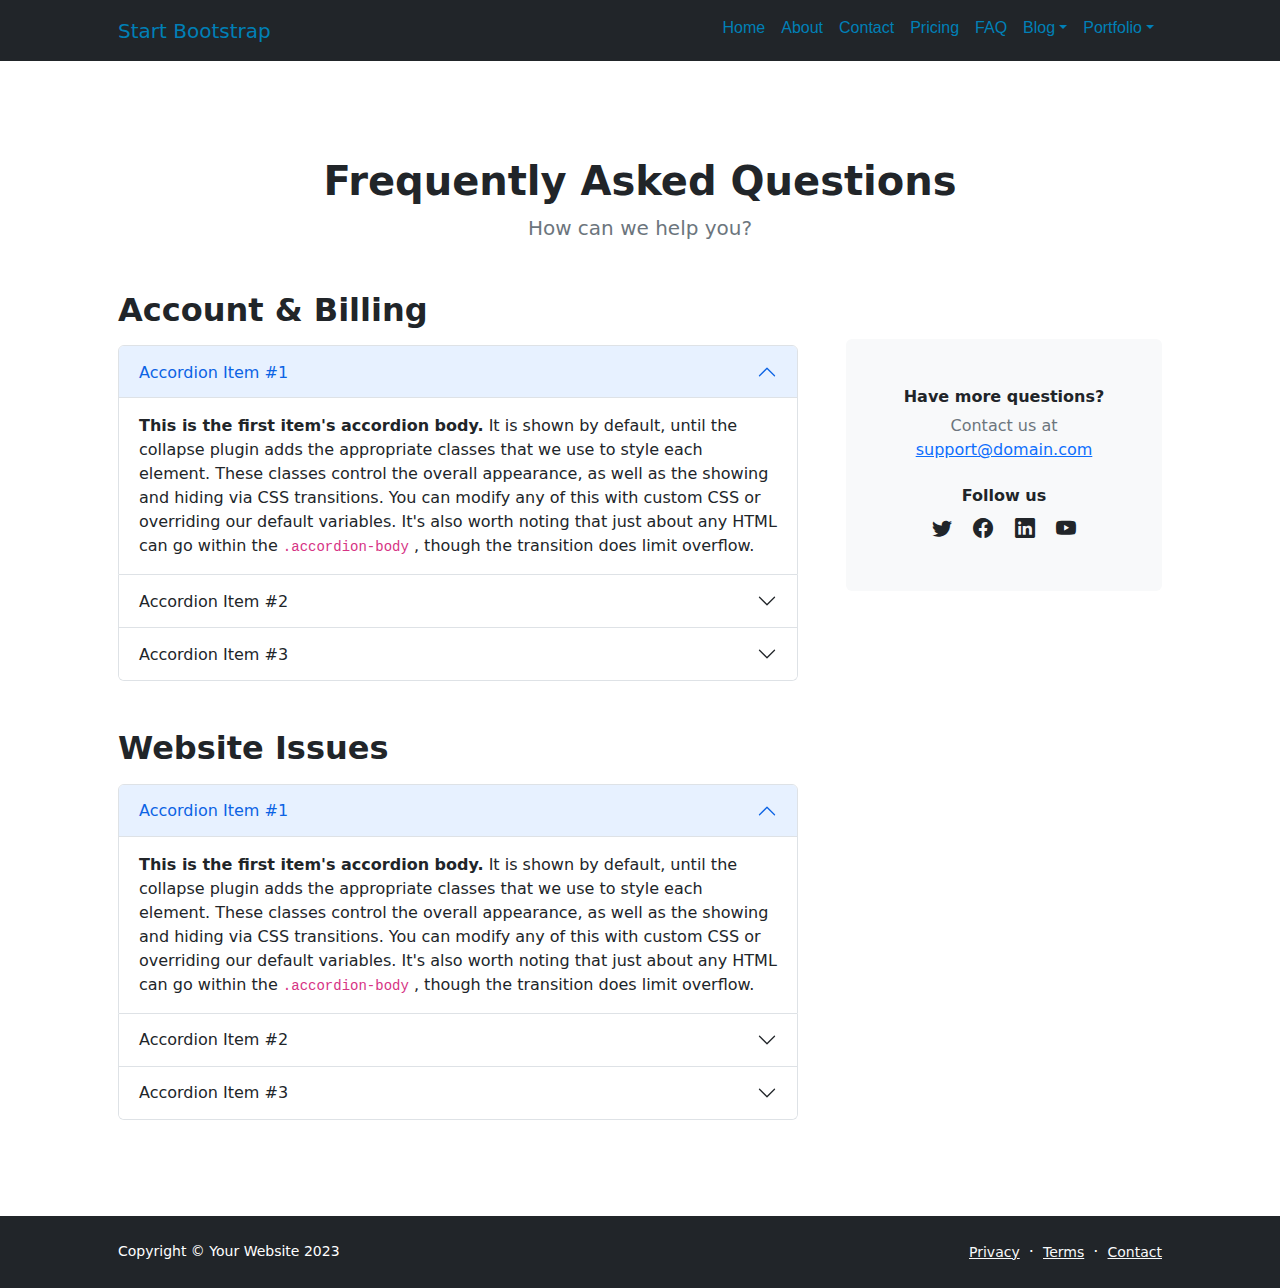
<file: df/faq.html>
<!DOCTYPE html>
<html lang="en">
    <head>
        <meta charset="utf-8" />
        <meta name="viewport" content="width=device-width, initial-scale=1, shrink-to-fit=no" />
        <meta name="description" content="" />
        <meta name="author" content="" />
        <title>Modern Business - Start Bootstrap Template</title>
        <!-- Favicon-->
        <link rel="icon" type="image/x-icon" href="assets/favicon.ico" />
        <!-- Bootstrap icons-->
        <link href="https://cdn.jsdelivr.net/npm/bootstrap-icons@1.5.0/font/bootstrap-icons.css" rel="stylesheet" />
        <!-- Core theme CSS (includes Bootstrap)-->
        <link href="css/styles.css" rel="stylesheet" />
    </head>
    <body class="d-flex flex-column h-100">
        <main class="flex-shrink-0">
            <!-- Navigation-->
            <nav class="navbar navbar-expand-lg navbar-dark bg-dark">
                <div class="container px-5">
                    <a class="navbar-brand" href="index.html">Start Bootstrap</a>
                    <button class="navbar-toggler" type="button" data-bs-toggle="collapse" data-bs-target="#navbarSupportedContent" aria-controls="navbarSupportedContent" aria-expanded="false" aria-label="Toggle navigation"><span class="navbar-toggler-icon"></span></button>
                    <div class="collapse navbar-collapse" id="navbarSupportedContent">
                        <ul class="navbar-nav ms-auto mb-2 mb-lg-0">
                            <li class="nav-item"><a class="nav-link" href="index.html">Home</a></li>
                            <li class="nav-item"><a class="nav-link" href="about.html">About</a></li>
                            <li class="nav-item"><a class="nav-link" href="contact.html">Contact</a></li>
                            <li class="nav-item"><a class="nav-link" href="pricing.html">Pricing</a></li>
                            <li class="nav-item"><a class="nav-link" href="faq.html">FAQ</a></li>
                            <li class="nav-item dropdown">
                                <a class="nav-link dropdown-toggle" id="navbarDropdownBlog" href="#" role="button" data-bs-toggle="dropdown" aria-expanded="false">Blog</a>
                                <ul class="dropdown-menu dropdown-menu-end" aria-labelledby="navbarDropdownBlog">
                                    <li><a class="dropdown-item" href="blog-home.html">Blog Home</a></li>
                                    <li><a class="dropdown-item" href="blog-post.html">Blog Post</a></li>
                                </ul>
                            </li>
                            <li class="nav-item dropdown">
                                <a class="nav-link dropdown-toggle" id="navbarDropdownPortfolio" href="#" role="button" data-bs-toggle="dropdown" aria-expanded="false">Portfolio</a>
                                <ul class="dropdown-menu dropdown-menu-end" aria-labelledby="navbarDropdownPortfolio">
                                    <li><a class="dropdown-item" href="portfolio-overview.html">Portfolio Overview</a></li>
                                    <li><a class="dropdown-item" href="portfolio-item.html">Portfolio Item</a></li>
                                </ul>
                            </li>
                        </ul>
                    </div>
                </div>
            </nav>
            <!-- Page Content-->
            <section class="py-5">
                <div class="container px-5 my-5">
                    <div class="text-center mb-5">
                        <h1 class="fw-bolder">Frequently Asked Questions</h1>
                        <p class="lead fw-normal text-muted mb-0">How can we help you?</p>
                    </div>
                    <div class="row gx-5">
                        <div class="col-xl-8">
                            <!-- FAQ Accordion 1-->
                            <h2 class="fw-bolder mb-3">Account &amp; Billing</h2>
                            <div class="accordion mb-5" id="accordionExample">
                                <div class="accordion-item">
                                    <h3 class="accordion-header" id="headingOne"><button class="accordion-button" type="button" data-bs-toggle="collapse" data-bs-target="#collapseOne" aria-expanded="true" aria-controls="collapseOne">Accordion Item #1</button></h3>
                                    <div class="accordion-collapse collapse show" id="collapseOne" aria-labelledby="headingOne" data-bs-parent="#accordionExample">
                                        <div class="accordion-body">
                                            <strong>This is the first item's accordion body.</strong>
                                            It is shown by default, until the collapse plugin adds the appropriate classes that we use to style each element. These classes control the overall appearance, as well as the showing and hiding via CSS transitions. You can modify any of this with custom CSS or overriding our default variables. It's also worth noting that just about any HTML can go within the
                                            <code>.accordion-body</code>
                                            , though the transition does limit overflow.
                                        </div>
                                    </div>
                                </div>
                                <div class="accordion-item">
                                    <h3 class="accordion-header" id="headingTwo"><button class="accordion-button collapsed" type="button" data-bs-toggle="collapse" data-bs-target="#collapseTwo" aria-expanded="false" aria-controls="collapseTwo">Accordion Item #2</button></h3>
                                    <div class="accordion-collapse collapse" id="collapseTwo" aria-labelledby="headingTwo" data-bs-parent="#accordionExample">
                                        <div class="accordion-body">
                                            <strong>This is the second item's accordion body.</strong>
                                            It is hidden by default, until the collapse plugin adds the appropriate classes that we use to style each element. These classes control the overall appearance, as well as the showing and hiding via CSS transitions. You can modify any of this with custom CSS or overriding our default variables. It's also worth noting that just about any HTML can go within the
                                            <code>.accordion-body</code>
                                            , though the transition does limit overflow.
                                        </div>
                                    </div>
                                </div>
                                <div class="accordion-item">
                                    <h3 class="accordion-header" id="headingThree"><button class="accordion-button collapsed" type="button" data-bs-toggle="collapse" data-bs-target="#collapseThree" aria-expanded="false" aria-controls="collapseThree">Accordion Item #3</button></h3>
                                    <div class="accordion-collapse collapse" id="collapseThree" aria-labelledby="headingThree" data-bs-parent="#accordionExample">
                                        <div class="accordion-body">
                                            <strong>This is the third item's accordion body.</strong>
                                            It is hidden by default, until the collapse plugin adds the appropriate classes that we use to style each element. These classes control the overall appearance, as well as the showing and hiding via CSS transitions. You can modify any of this with custom CSS or overriding our default variables. It's also worth noting that just about any HTML can go within the
                                            <code>.accordion-body</code>
                                            , though the transition does limit overflow.
                                        </div>
                                    </div>
                                </div>
                            </div>
                            <!-- FAQ Accordion 2-->
                            <h2 class="fw-bolder mb-3">Website Issues</h2>
                            <div class="accordion mb-5 mb-xl-0" id="accordionExample2">
                                <div class="accordion-item">
                                    <h3 class="accordion-header" id="headingOne"><button class="accordion-button" type="button" data-bs-toggle="collapse" data-bs-target="#collapseOne2" aria-expanded="true" aria-controls="collapseOne2">Accordion Item #1</button></h3>
                                    <div class="accordion-collapse collapse show" id="collapseOne2" aria-labelledby="headingOne" data-bs-parent="#accordionExample2">
                                        <div class="accordion-body">
                                            <strong>This is the first item's accordion body.</strong>
                                            It is shown by default, until the collapse plugin adds the appropriate classes that we use to style each element. These classes control the overall appearance, as well as the showing and hiding via CSS transitions. You can modify any of this with custom CSS or overriding our default variables. It's also worth noting that just about any HTML can go within the
                                            <code>.accordion-body</code>
                                            , though the transition does limit overflow.
                                        </div>
                                    </div>
                                </div>
                                <div class="accordion-item">
                                    <h3 class="accordion-header" id="headingTwo"><button class="accordion-button collapsed" type="button" data-bs-toggle="collapse" data-bs-target="#collapseTwo2" aria-expanded="false" aria-controls="collapseTwo2">Accordion Item #2</button></h3>
                                    <div class="accordion-collapse collapse" id="collapseTwo2" aria-labelledby="headingTwo" data-bs-parent="#accordionExample2">
                                        <div class="accordion-body">
                                            <strong>This is the second item's accordion body.</strong>
                                            It is hidden by default, until the collapse plugin adds the appropriate classes that we use to style each element. These classes control the overall appearance, as well as the showing and hiding via CSS transitions. You can modify any of this with custom CSS or overriding our default variables. It's also worth noting that just about any HTML can go within the
                                            <code>.accordion-body</code>
                                            , though the transition does limit overflow.
                                        </div>
                                    </div>
                                </div>
                                <div class="accordion-item">
                                    <h3 class="accordion-header" id="headingThree"><button class="accordion-button collapsed" type="button" data-bs-toggle="collapse" data-bs-target="#collapseThree2" aria-expanded="false" aria-controls="collapseThree2">Accordion Item #3</button></h3>
                                    <div class="accordion-collapse collapse" id="collapseThree2" aria-labelledby="headingThree" data-bs-parent="#accordionExample2">
                                        <div class="accordion-body">
                                            <strong>This is the third item's accordion body.</strong>
                                            It is hidden by default, until the collapse plugin adds the appropriate classes that we use to style each element. These classes control the overall appearance, as well as the showing and hiding via CSS transitions. You can modify any of this with custom CSS or overriding our default variables. It's also worth noting that just about any HTML can go within the
                                            <code>.accordion-body</code>
                                            , though the transition does limit overflow.
                                        </div>
                                    </div>
                                </div>
                            </div>
                        </div>
                        <div class="col-xl-4">
                            <div class="card border-0 bg-light mt-xl-5">
                                <div class="card-body p-4 py-lg-5">
                                    <div class="d-flex align-items-center justify-content-center">
                                        <div class="text-center">
                                            <div class="h6 fw-bolder">Have more questions?</div>
                                            <p class="text-muted mb-4">
                                                Contact us at
                                                <br />
                                                <a href="#!">support@domain.com</a>
                                            </p>
                                            <div class="h6 fw-bolder">Follow us</div>
                                            <a class="fs-5 px-2 link-dark" href="#!"><i class="bi-twitter"></i></a>
                                            <a class="fs-5 px-2 link-dark" href="#!"><i class="bi-facebook"></i></a>
                                            <a class="fs-5 px-2 link-dark" href="#!"><i class="bi-linkedin"></i></a>
                                            <a class="fs-5 px-2 link-dark" href="#!"><i class="bi-youtube"></i></a>
                                        </div>
                                    </div>
                                </div>
                            </div>
                        </div>
                    </div>
                </div>
            </section>
        </main>
        <!-- Footer-->
        <footer class="bg-dark py-4 mt-auto">
            <div class="container px-5">
                <div class="row align-items-center justify-content-between flex-column flex-sm-row">
                    <div class="col-auto"><div class="small m-0 text-white">Copyright &copy; Your Website 2023</div></div>
                    <div class="col-auto">
                        <a class="link-light small" href="#!">Privacy</a>
                        <span class="text-white mx-1">&middot;</span>
                        <a class="link-light small" href="#!">Terms</a>
                        <span class="text-white mx-1">&middot;</span>
                        <a class="link-light small" href="#!">Contact</a>
                    </div>
                </div>
            </div>
        </footer>
        <!-- Bootstrap core JS-->
        <script src="https://cdn.jsdelivr.net/npm/bootstrap@5.2.3/dist/js/bootstrap.bundle.min.js"></script>
        <!-- Core theme JS-->
        <script src="js/scripts.js"></script>
    </body>
</html>
</file>
<file: assets/css/theme.css>
/* -------------------------------------------------------------------------- */
/*                                 Theme                                      */
/* -------------------------------------------------------------------------- */
/* prettier-ignore */
/* -------------------------------------------------------------------------- */
/*                                  Utilities                                 */
/* -------------------------------------------------------------------------- */
/*-----------------------------------------------
|   Bootstrap Styles
-----------------------------------------------*/
/*!
 * Bootstrap v5.0.0-alpha1 (https://getbootstrap.com/)
 * Copyright 2011-2020 The Bootstrap Authors
 * Copyright 2011-2020 Twitter, Inc.
 * Licensed under MIT (https://github.com/twbs/bootstrap/blob/main/LICENSE)
 */
:root {
  --bs-blue: #747DEF;
  --bs-indigo: #6237FF;
  --bs-purple: #A1B0FC;
  --bs-pink: #D42DA3;
  --bs-red: #DF6951;
  --bs-orange: #DF6951;
  --bs-yellow: #F1A501;
  --bs-green: #79B93C;
  --bs-teal: #006380;
  --bs-cyan: #2fc4f1;
  --bs-white: #FFFEFE;
  --bs-gray: #F0F4F9;
  --bs-gray-dark: #616161;
  --bs-primary: #F1A501;
  --bs-secondary: #5E6282;
  --bs-success: #79B93C;
  --bs-info: #006380;
  --bs-warning: #F1A501;
  --bs-danger: #DF6951;
  --bs-light: #F0F4F9;
  --bs-dark: #212832;
  --bs-font-sans-serif: "Poppins", "Rubik", "Open Sans", -apple-system, BlinkMacSystemFont, "Segoe UI", "Helvetica Neue", Arial, sans-serif, "Apple Color Emoji", "Segoe UI Emoji", "Segoe UI Symbol";
  --bs-font-monospace: "SFMono-Regular", Menlo, Monaco, Consolas, "Liberation Mono", "Courier New", monospace;
  --bs-gradient: linear-gradient(180deg, rgba(255, 254, 254, 0.15), rgba(255, 254, 254, 0));
}

*,
*::before,
*::after {
  -webkit-box-sizing: border-box;
  box-sizing: border-box;
}

@media (prefers-reduced-motion: no-preference) {
  :root {
    scroll-behavior: smooth;
  }
}

body {
  margin: 0;
  font-family: "Poppins", "Rubik", -apple-system, BlinkMacSystemFont, "Segoe UI", "Helvetica Neue", Arial, sans-serif, "Apple Color Emoji", "Segoe UI Emoji", "Segoe UI Symbol";
  font-size: 1rem;
  font-weight: 400;
  line-height: 1.5;
  color: #5E6282;
  background-color: #FFFEFE;
  -webkit-text-size-adjust: 100%;
  -webkit-tap-highlight-color: rgba(0, 0, 0, 0);
}

hr {
  margin: 1rem 0;
  color: #EEEEEE;
  background-color: currentColor;
  border: 0;
  opacity: 1;
}

hr:not([size]) {
  height: 1px;
}

h1, .h1, h2, .h2, h3, .h3, h4, .h4, h5, .h5, h6, .h6 {
  margin-top: 0;
  margin-bottom: 0.5rem;
  font-family: "Poppins", "Rubik", "Open Sans", -apple-system, BlinkMacSystemFont, "Segoe UI", "Helvetica Neue", Arial, sans-serif, "Apple Color Emoji", "Segoe UI Emoji", "Segoe UI Symbol";
  font-weight: 600;
  line-height: 1.2;
  color: #14183E;
}

h1, .h1 {
  font-size: calc(1.3052rem + 0.66244vw);
}

@media (min-width: 1200px) {
  h1, .h1 {
    font-size: 1.80203rem;
  }
}

h2, .h2 {
  font-size: calc(1.28518rem + 0.42217vw);
}

@media (min-width: 1200px) {
  h2, .h2 {
    font-size: 1.60181rem;
  }
}

h3, .h3 {
  font-size: calc(1.26738rem + 0.20859vw);
}

@media (min-width: 1200px) {
  h3, .h3 {
    font-size: 1.42383rem;
  }
}

h4, .h4 {
  font-size: calc(1.25156rem + 0.01875vw);
}

@media (min-width: 1200px) {
  h4, .h4 {
    font-size: 1.26563rem;
  }
}

h5, .h5 {
  font-size: 1.125rem;
}

h6, .h6 {
  font-size: 0.88889rem;
}

p {
  margin-top: 0;
  margin-bottom: 1rem;
}

abbr[title],
abbr[data-bs-original-title] {
  -webkit-text-decoration: underline dotted;
  text-decoration: underline dotted;
  cursor: help;
  -webkit-text-decoration-skip-ink: none;
  text-decoration-skip-ink: none;
}

address {
  margin-bottom: 1rem;
  font-style: normal;
  line-height: inherit;
}

ol,
ul {
  padding-left: 2rem;
}

ol,
ul,
dl {
  margin-top: 0;
  margin-bottom: 1rem;
}

ol ol,
ul ul,
ol ul,
ul ol {
  margin-bottom: 0;
}

dt {
  font-weight: 700;
}

dd {
  margin-bottom: .5rem;
  margin-left: 0;
}

blockquote {
  margin: 0 0 1rem;
}

b,
strong {
  font-weight: 800;
}

small, .small {
  font-size: 75%;
}

mark, .mark {
  padding: 0.2em;
  background-color: #fcf8e3;
}

sub,
sup {
  position: relative;
  font-size: 0.75em;
  line-height: 0;
  vertical-align: baseline;
}

sub {
  bottom: -.25em;
}

sup {
  top: -.5em;
}

a {
  color: #212832;
  text-decoration: none;
}

a:hover {
  color: #F1A501;
  text-decoration: underline;
}

a:not([href]):not([class]), a:not([href]):not([class]):hover {
  color: inherit;
  text-decoration: none;
}

pre,
code,
kbd,
samp {
  font-family: var(--bs-font-monospace);
  font-size: 1em;
  direction: ltr /* rtl:ignore */;
  unicode-bidi: bidi-override;
}

pre {
  display: block;
  margin-top: 0;
  margin-bottom: 1rem;
  overflow: auto;
  font-size: 75%;
}

pre code {
  font-size: inherit;
  color: inherit;
  word-break: normal;
}

code {
  font-size: 75%;
  color: #D42DA3;
  word-wrap: break-word;
}

a > code {
  color: inherit;
}

kbd {
  padding: 0.2rem 0.4rem;
  font-size: 75%;
  color: #FFFEFE;
  background-color: #5E6282;
  border-radius: 0.625rem;
}

kbd kbd {
  padding: 0;
  font-size: 1em;
  font-weight: 700;
}

figure {
  margin: 0 0 1rem;
}

img,
svg {
  vertical-align: middle;
}

table {
  caption-side: bottom;
  border-collapse: collapse;
}

caption {
  padding-top: 0.5rem;
  padding-bottom: 0.5rem;
  color: #BDBDBD;
  text-align: left;
}

th {
  text-align: inherit;
  text-align: -webkit-match-parent;
}

thead,
tbody,
tfoot,
tr,
td,
th {
  border-color: inherit;
  border-style: solid;
  border-width: 0;
}

label {
  display: inline-block;
}

button {
  border-radius: 0;
}

button:focus:not(:focus-visible) {
  outline: 0;
}

input,
button,
select,
optgroup,
textarea {
  margin: 0;
  font-family: inherit;
  font-size: inherit;
  line-height: inherit;
}

button,
select {
  text-transform: none;
}

[role="button"] {
  cursor: pointer;
}

select {
  word-wrap: normal;
}

select:disabled {
  opacity: 1;
}

[list]::-webkit-calendar-picker-indicator {
  display: none;
}

button,
[type="button"],
[type="reset"],
[type="submit"] {
  -webkit-appearance: button;
}

button:not(:disabled),
[type="button"]:not(:disabled),
[type="reset"]:not(:disabled),
[type="submit"]:not(:disabled) {
  cursor: pointer;
}

::-moz-focus-inner {
  padding: 0;
  border-style: none;
}

textarea {
  resize: vertical;
}

fieldset {
  min-width: 0;
  padding: 0;
  margin: 0;
  border: 0;
}

legend {
  float: left;
  width: 100%;
  padding: 0;
  margin-bottom: 0.5rem;
  font-size: calc(1.275rem + 0.3vw);
  line-height: inherit;
}

@media (min-width: 1200px) {
  legend {
    font-size: 1.5rem;
  }
}

legend + * {
  clear: left;
}

::-webkit-datetime-edit-fields-wrapper,
::-webkit-datetime-edit-text,
::-webkit-datetime-edit-minute,
::-webkit-datetime-edit-hour-field,
::-webkit-datetime-edit-day-field,
::-webkit-datetime-edit-month-field,
::-webkit-datetime-edit-year-field {
  padding: 0;
}

::-webkit-inner-spin-button {
  height: auto;
}

[type="search"] {
  outline-offset: -2px;
  -webkit-appearance: textfield;
}

/* rtl:raw:
[type="tel"],
[type="url"],
[type="email"],
[type="number"] {
  direction: ltr;
}
*/
::-webkit-search-decoration {
  -webkit-appearance: none;
}

::-webkit-color-swatch-wrapper {
  padding: 0;
}

::file-selector-button {
  font: inherit;
}

::-webkit-file-upload-button {
  font: inherit;
  -webkit-appearance: button;
}

output {
  display: inline-block;
}

iframe {
  border: 0;
}

summary {
  display: list-item;
  cursor: pointer;
}

progress {
  vertical-align: baseline;
}

[hidden] {
  display: none !important;
}

.lead {
  font-size: 1.2rem;
  font-weight: 400;
}

.display-1 {
  font-size: calc(1.38158rem + 1.57894vw);
  font-weight: 900;
  line-height: 1;
}

@media (min-width: 1200px) {
  .display-1 {
    font-size: 2.56578rem;
  }
}

.display-2 {
  font-size: calc(1.35307rem + 1.23684vw);
  font-weight: 900;
  line-height: 1;
}

@media (min-width: 1200px) {
  .display-2 {
    font-size: 2.2807rem;
  }
}

.display-3 {
  font-size: calc(1.32773rem + 0.93274vw);
  font-weight: 900;
  line-height: 1;
}

@media (min-width: 1200px) {
  .display-3 {
    font-size: 2.02729rem;
  }
}

.display-4 {
  font-size: calc(1.3052rem + 0.66244vw);
  font-weight: 900;
  line-height: 1;
}

@media (min-width: 1200px) {
  .display-4 {
    font-size: 1.80203rem;
  }
}

.display-5 {
  font-size: calc(1.28518rem + 0.42217vw);
  font-weight: 900;
  line-height: 1;
}

@media (min-width: 1200px) {
  .display-5 {
    font-size: 1.60181rem;
  }
}

.display-6 {
  font-size: calc(1.26738rem + 0.20859vw);
  font-weight: 900;
  line-height: 1;
}

@media (min-width: 1200px) {
  .display-6 {
    font-size: 1.42383rem;
  }
}

.list-unstyled {
  padding-left: 0;
  list-style: none;
}

.list-inline {
  padding-left: 0;
  list-style: none;
}

.list-inline-item {
  display: inline-block;
}

.list-inline-item:not(:last-child) {
  margin-right: 0.5rem;
}

.initialism {
  font-size: 75%;
  text-transform: uppercase;
}

.blockquote {
  margin-bottom: 1rem;
  font-size: 1.2rem;
}

.blockquote > :last-child {
  margin-bottom: 0;
}

.blockquote-footer {
  margin-top: -1rem;
  margin-bottom: 1rem;
  font-size: 75%;
  color: #F0F4F9;
}

.blockquote-footer::before {
  content: "\2014\00A0";
}

.img-fluid {
  max-width: 100%;
  height: auto;
}

.img-thumbnail {
  padding: 0.25rem;
  background-color: #FFFEFE;
  border: 1px solid #EEEEEE;
  border-radius: 1.5rem;
  max-width: 100%;
  height: auto;
}

.figure {
  display: inline-block;
}

.figure-img {
  margin-bottom: 0.5rem;
  line-height: 1;
}

.figure-caption {
  font-size: 75%;
  color: #F0F4F9;
}

.container,
.container-fluid,
.container-sm,
.container-md,
.container-lg,
.container-xl,
.container-xxl {
  width: 100%;
  padding-right: var(--bs-gutter-x, 1rem);
  padding-left: var(--bs-gutter-x, 1rem);
  margin-right: auto;
  margin-left: auto;
}

@media (min-width: 576px) {
  .container, .container-sm {
    max-width: 540px;
  }
}

@media (min-width: 768px) {
  .container, .container-sm, .container-md {
    max-width: 720px;
  }
}

@media (min-width: 992px) {
  .container, .container-sm, .container-md, .container-lg {
    max-width: 960px;
  }
}

@media (min-width: 1200px) {
  .container, .container-sm, .container-md, .container-lg, .container-xl {
    max-width: 1140px;
  }
}

@media (min-width: 1400px) {
  .container, .container-sm, .container-md, .container-lg, .container-xl, .container-xxl {
    max-width: 1320px;
  }
}

.row {
  --bs-gutter-x: 2rem;
  --bs-gutter-y: 0;
  display: -webkit-box;
  display: -ms-flexbox;
  display: flex;
  -ms-flex-wrap: wrap;
  flex-wrap: wrap;
  margin-top: calc(var(--bs-gutter-y) * -1);
  margin-right: calc(var(--bs-gutter-x) / -2);
  margin-left: calc(var(--bs-gutter-x) / -2);
}

.row > * {
  -ms-flex-negative: 0;
  flex-shrink: 0;
  width: 100%;
  max-width: 100%;
  padding-right: calc(var(--bs-gutter-x) / 2);
  padding-left: calc(var(--bs-gutter-x) / 2);
  margin-top: var(--bs-gutter-y);
}

.col {
  -webkit-box-flex: 1;
  -ms-flex: 1 0 0%;
  flex: 1 0 0%;
}

.row-cols-auto > * {
  -webkit-box-flex: 0;
  -ms-flex: 0 0 auto;
  flex: 0 0 auto;
  width: auto;
}

.row-cols-1 > * {
  -webkit-box-flex: 0;
  -ms-flex: 0 0 auto;
  flex: 0 0 auto;
  width: 100%;
}

.row-cols-2 > * {
  -webkit-box-flex: 0;
  -ms-flex: 0 0 auto;
  flex: 0 0 auto;
  width: 50%;
}

.row-cols-3 > * {
  -webkit-box-flex: 0;
  -ms-flex: 0 0 auto;
  flex: 0 0 auto;
  width: 33.33333%;
}

.row-cols-4 > * {
  -webkit-box-flex: 0;
  -ms-flex: 0 0 auto;
  flex: 0 0 auto;
  width: 25%;
}

.row-cols-5 > * {
  -webkit-box-flex: 0;
  -ms-flex: 0 0 auto;
  flex: 0 0 auto;
  width: 20%;
}

.row-cols-6 > * {
  -webkit-box-flex: 0;
  -ms-flex: 0 0 auto;
  flex: 0 0 auto;
  width: 16.66667%;
}

.col-auto {
  -webkit-box-flex: 0;
  -ms-flex: 0 0 auto;
  flex: 0 0 auto;
  width: auto;
}

.col-1 {
  -webkit-box-flex: 0;
  -ms-flex: 0 0 auto;
  flex: 0 0 auto;
  width: 8.33333%;
}

.col-2 {
  -webkit-box-flex: 0;
  -ms-flex: 0 0 auto;
  flex: 0 0 auto;
  width: 16.66667%;
}

.col-3 {
  -webkit-box-flex: 0;
  -ms-flex: 0 0 auto;
  flex: 0 0 auto;
  width: 25%;
}

.col-4 {
  -webkit-box-flex: 0;
  -ms-flex: 0 0 auto;
  flex: 0 0 auto;
  width: 33.33333%;
}

.col-5 {
  -webkit-box-flex: 0;
  -ms-flex: 0 0 auto;
  flex: 0 0 auto;
  width: 41.66667%;
}

.col-6 {
  -webkit-box-flex: 0;
  -ms-flex: 0 0 auto;
  flex: 0 0 auto;
  width: 50%;
}

.col-7 {
  -webkit-box-flex: 0;
  -ms-flex: 0 0 auto;
  flex: 0 0 auto;
  width: 58.33333%;
}

.col-8 {
  -webkit-box-flex: 0;
  -ms-flex: 0 0 auto;
  flex: 0 0 auto;
  width: 66.66667%;
}

.col-9 {
  -webkit-box-flex: 0;
  -ms-flex: 0 0 auto;
  flex: 0 0 auto;
  width: 75%;
}

.col-10 {
  -webkit-box-flex: 0;
  -ms-flex: 0 0 auto;
  flex: 0 0 auto;
  width: 83.33333%;
}

.col-11 {
  -webkit-box-flex: 0;
  -ms-flex: 0 0 auto;
  flex: 0 0 auto;
  width: 91.66667%;
}

.col-12 {
  -webkit-box-flex: 0;
  -ms-flex: 0 0 auto;
  flex: 0 0 auto;
  width: 100%;
}

.offset-1 {
  margin-left: 8.33333%;
}

.offset-2 {
  margin-left: 16.66667%;
}

.offset-3 {
  margin-left: 25%;
}

.offset-4 {
  margin-left: 33.33333%;
}

.offset-5 {
  margin-left: 41.66667%;
}

.offset-6 {
  margin-left: 50%;
}

.offset-7 {
  margin-left: 58.33333%;
}

.offset-8 {
  margin-left: 66.66667%;
}

.offset-9 {
  margin-left: 75%;
}

.offset-10 {
  margin-left: 83.33333%;
}

.offset-11 {
  margin-left: 91.66667%;
}

.g-0,
.gx-0 {
  --bs-gutter-x: 0;
}

.g-0,
.gy-0 {
  --bs-gutter-y: 0;
}

.g-1,
.gx-1 {
  --bs-gutter-x: 0.25rem;
}

.g-1,
.gy-1 {
  --bs-gutter-y: 0.25rem;
}

.g-2,
.gx-2 {
  --bs-gutter-x: 0.5rem;
}

.g-2,
.gy-2 {
  --bs-gutter-y: 0.5rem;
}

.g-3,
.gx-3 {
  --bs-gutter-x: 1rem;
}

.g-3,
.gy-3 {
  --bs-gutter-y: 1rem;
}

.g-4,
.gx-4 {
  --bs-gutter-x: 1.8rem;
}

.g-4,
.gy-4 {
  --bs-gutter-y: 1.8rem;
}

.g-5,
.gx-5 {
  --bs-gutter-x: 2.5rem;
}

.g-5,
.gy-5 {
  --bs-gutter-y: 2.5rem;
}

.g-6,
.gx-6 {
  --bs-gutter-x: 3rem;
}

.g-6,
.gy-6 {
  --bs-gutter-y: 3rem;
}

.g-7,
.gx-7 {
  --bs-gutter-x: 4rem;
}

.g-7,
.gy-7 {
  --bs-gutter-y: 4rem;
}

.g-8,
.gx-8 {
  --bs-gutter-x: 5rem;
}

.g-8,
.gy-8 {
  --bs-gutter-y: 5rem;
}

.g-9,
.gx-9 {
  --bs-gutter-x: 7.5rem;
}

.g-9,
.gy-9 {
  --bs-gutter-y: 7.5rem;
}

.g-10,
.gx-10 {
  --bs-gutter-x: 10rem;
}

.g-10,
.gy-10 {
  --bs-gutter-y: 10rem;
}

.g-11,
.gx-11 {
  --bs-gutter-x: 12.5rem;
}

.g-11,
.gy-11 {
  --bs-gutter-y: 12.5rem;
}

.g-12,
.gx-12 {
  --bs-gutter-x: 15rem;
}

.g-12,
.gy-12 {
  --bs-gutter-y: 15rem;
}

@media (min-width: 576px) {
  .col-sm {
    -webkit-box-flex: 1;
    -ms-flex: 1 0 0%;
    flex: 1 0 0%;
  }
  .row-cols-sm-auto > * {
    -webkit-box-flex: 0;
    -ms-flex: 0 0 auto;
    flex: 0 0 auto;
    width: auto;
  }
  .row-cols-sm-1 > * {
    -webkit-box-flex: 0;
    -ms-flex: 0 0 auto;
    flex: 0 0 auto;
    width: 100%;
  }
  .row-cols-sm-2 > * {
    -webkit-box-flex: 0;
    -ms-flex: 0 0 auto;
    flex: 0 0 auto;
    width: 50%;
  }
  .row-cols-sm-3 > * {
    -webkit-box-flex: 0;
    -ms-flex: 0 0 auto;
    flex: 0 0 auto;
    width: 33.33333%;
  }
  .row-cols-sm-4 > * {
    -webkit-box-flex: 0;
    -ms-flex: 0 0 auto;
    flex: 0 0 auto;
    width: 25%;
  }
  .row-cols-sm-5 > * {
    -webkit-box-flex: 0;
    -ms-flex: 0 0 auto;
    flex: 0 0 auto;
    width: 20%;
  }
  .row-cols-sm-6 > * {
    -webkit-box-flex: 0;
    -ms-flex: 0 0 auto;
    flex: 0 0 auto;
    width: 16.66667%;
  }
  .col-sm-auto {
    -webkit-box-flex: 0;
    -ms-flex: 0 0 auto;
    flex: 0 0 auto;
    width: auto;
  }
  .col-sm-1 {
    -webkit-box-flex: 0;
    -ms-flex: 0 0 auto;
    flex: 0 0 auto;
    width: 8.33333%;
  }
  .col-sm-2 {
    -webkit-box-flex: 0;
    -ms-flex: 0 0 auto;
    flex: 0 0 auto;
    width: 16.66667%;
  }
  .col-sm-3 {
    -webkit-box-flex: 0;
    -ms-flex: 0 0 auto;
    flex: 0 0 auto;
    width: 25%;
  }
  .col-sm-4 {
    -webkit-box-flex: 0;
    -ms-flex: 0 0 auto;
    flex: 0 0 auto;
    width: 33.33333%;
  }
  .col-sm-5 {
    -webkit-box-flex: 0;
    -ms-flex: 0 0 auto;
    flex: 0 0 auto;
    width: 41.66667%;
  }
  .col-sm-6 {
    -webkit-box-flex: 0;
    -ms-flex: 0 0 auto;
    flex: 0 0 auto;
    width: 50%;
  }
  .col-sm-7 {
    -webkit-box-flex: 0;
    -ms-flex: 0 0 auto;
    flex: 0 0 auto;
    width: 58.33333%;
  }
  .col-sm-8 {
    -webkit-box-flex: 0;
    -ms-flex: 0 0 auto;
    flex: 0 0 auto;
    width: 66.66667%;
  }
  .col-sm-9 {
    -webkit-box-flex: 0;
    -ms-flex: 0 0 auto;
    flex: 0 0 auto;
    width: 75%;
  }
  .col-sm-10 {
    -webkit-box-flex: 0;
    -ms-flex: 0 0 auto;
    flex: 0 0 auto;
    width: 83.33333%;
  }
  .col-sm-11 {
    -webkit-box-flex: 0;
    -ms-flex: 0 0 auto;
    flex: 0 0 auto;
    width: 91.66667%;
  }
  .col-sm-12 {
    -webkit-box-flex: 0;
    -ms-flex: 0 0 auto;
    flex: 0 0 auto;
    width: 100%;
  }
  .offset-sm-0 {
    margin-left: 0;
  }
  .offset-sm-1 {
    margin-left: 8.33333%;
  }
  .offset-sm-2 {
    margin-left: 16.66667%;
  }
  .offset-sm-3 {
    margin-left: 25%;
  }
  .offset-sm-4 {
    margin-left: 33.33333%;
  }
  .offset-sm-5 {
    margin-left: 41.66667%;
  }
  .offset-sm-6 {
    margin-left: 50%;
  }
  .offset-sm-7 {
    margin-left: 58.33333%;
  }
  .offset-sm-8 {
    margin-left: 66.66667%;
  }
  .offset-sm-9 {
    margin-left: 75%;
  }
  .offset-sm-10 {
    margin-left: 83.33333%;
  }
  .offset-sm-11 {
    margin-left: 91.66667%;
  }
  .g-sm-0,
  .gx-sm-0 {
    --bs-gutter-x: 0;
  }
  .g-sm-0,
  .gy-sm-0 {
    --bs-gutter-y: 0;
  }
  .g-sm-1,
  .gx-sm-1 {
    --bs-gutter-x: 0.25rem;
  }
  .g-sm-1,
  .gy-sm-1 {
    --bs-gutter-y: 0.25rem;
  }
  .g-sm-2,
  .gx-sm-2 {
    --bs-gutter-x: 0.5rem;
  }
  .g-sm-2,
  .gy-sm-2 {
    --bs-gutter-y: 0.5rem;
  }
  .g-sm-3,
  .gx-sm-3 {
    --bs-gutter-x: 1rem;
  }
  .g-sm-3,
  .gy-sm-3 {
    --bs-gutter-y: 1rem;
  }
  .g-sm-4,
  .gx-sm-4 {
    --bs-gutter-x: 1.8rem;
  }
  .g-sm-4,
  .gy-sm-4 {
    --bs-gutter-y: 1.8rem;
  }
  .g-sm-5,
  .gx-sm-5 {
    --bs-gutter-x: 2.5rem;
  }
  .g-sm-5,
  .gy-sm-5 {
    --bs-gutter-y: 2.5rem;
  }
  .g-sm-6,
  .gx-sm-6 {
    --bs-gutter-x: 3rem;
  }
  .g-sm-6,
  .gy-sm-6 {
    --bs-gutter-y: 3rem;
  }
  .g-sm-7,
  .gx-sm-7 {
    --bs-gutter-x: 4rem;
  }
  .g-sm-7,
  .gy-sm-7 {
    --bs-gutter-y: 4rem;
  }
  .g-sm-8,
  .gx-sm-8 {
    --bs-gutter-x: 5rem;
  }
  .g-sm-8,
  .gy-sm-8 {
    --bs-gutter-y: 5rem;
  }
  .g-sm-9,
  .gx-sm-9 {
    --bs-gutter-x: 7.5rem;
  }
  .g-sm-9,
  .gy-sm-9 {
    --bs-gutter-y: 7.5rem;
  }
  .g-sm-10,
  .gx-sm-10 {
    --bs-gutter-x: 10rem;
  }
  .g-sm-10,
  .gy-sm-10 {
    --bs-gutter-y: 10rem;
  }
  .g-sm-11,
  .gx-sm-11 {
    --bs-gutter-x: 12.5rem;
  }
  .g-sm-11,
  .gy-sm-11 {
    --bs-gutter-y: 12.5rem;
  }
  .g-sm-12,
  .gx-sm-12 {
    --bs-gutter-x: 15rem;
  }
  .g-sm-12,
  .gy-sm-12 {
    --bs-gutter-y: 15rem;
  }
}

@media (min-width: 768px) {
  .col-md {
    -webkit-box-flex: 1;
    -ms-flex: 1 0 0%;
    flex: 1 0 0%;
  }
  .row-cols-md-auto > * {
    -webkit-box-flex: 0;
    -ms-flex: 0 0 auto;
    flex: 0 0 auto;
    width: auto;
  }
  .row-cols-md-1 > * {
    -webkit-box-flex: 0;
    -ms-flex: 0 0 auto;
    flex: 0 0 auto;
    width: 100%;
  }
  .row-cols-md-2 > * {
    -webkit-box-flex: 0;
    -ms-flex: 0 0 auto;
    flex: 0 0 auto;
    width: 50%;
  }
  .row-cols-md-3 > * {
    -webkit-box-flex: 0;
    -ms-flex: 0 0 auto;
    flex: 0 0 auto;
    width: 33.33333%;
  }
  .row-cols-md-4 > * {
    -webkit-box-flex: 0;
    -ms-flex: 0 0 auto;
    flex: 0 0 auto;
    width: 25%;
  }
  .row-cols-md-5 > * {
    -webkit-box-flex: 0;
    -ms-flex: 0 0 auto;
    flex: 0 0 auto;
    width: 20%;
  }
  .row-cols-md-6 > * {
    -webkit-box-flex: 0;
    -ms-flex: 0 0 auto;
    flex: 0 0 auto;
    width: 16.66667%;
  }
  .col-md-auto {
    -webkit-box-flex: 0;
    -ms-flex: 0 0 auto;
    flex: 0 0 auto;
    width: auto;
  }
  .col-md-1 {
    -webkit-box-flex: 0;
    -ms-flex: 0 0 auto;
    flex: 0 0 auto;
    width: 8.33333%;
  }
  .col-md-2 {
    -webkit-box-flex: 0;
    -ms-flex: 0 0 auto;
    flex: 0 0 auto;
    width: 16.66667%;
  }
  .col-md-3 {
    -webkit-box-flex: 0;
    -ms-flex: 0 0 auto;
    flex: 0 0 auto;
    width: 25%;
  }
  .col-md-4 {
    -webkit-box-flex: 0;
    -ms-flex: 0 0 auto;
    flex: 0 0 auto;
    width: 33.33333%;
  }
  .col-md-5 {
    -webkit-box-flex: 0;
    -ms-flex: 0 0 auto;
    flex: 0 0 auto;
    width: 41.66667%;
  }
  .col-md-6 {
    -webkit-box-flex: 0;
    -ms-flex: 0 0 auto;
    flex: 0 0 auto;
    width: 50%;
  }
  .col-md-7 {
    -webkit-box-flex: 0;
    -ms-flex: 0 0 auto;
    flex: 0 0 auto;
    width: 58.33333%;
  }
  .col-md-8 {
    -webkit-box-flex: 0;
    -ms-flex: 0 0 auto;
    flex: 0 0 auto;
    width: 66.66667%;
  }
  .col-md-9 {
    -webkit-box-flex: 0;
    -ms-flex: 0 0 auto;
    flex: 0 0 auto;
    width: 75%;
  }
  .col-md-10 {
    -webkit-box-flex: 0;
    -ms-flex: 0 0 auto;
    flex: 0 0 auto;
    width: 83.33333%;
  }
  .col-md-11 {
    -webkit-box-flex: 0;
    -ms-flex: 0 0 auto;
    flex: 0 0 auto;
    width: 91.66667%;
  }
  .col-md-12 {
    -webkit-box-flex: 0;
    -ms-flex: 0 0 auto;
    flex: 0 0 auto;
    width: 100%;
  }
  .offset-md-0 {
    margin-left: 0;
  }
  .offset-md-1 {
    margin-left: 8.33333%;
  }
  .offset-md-2 {
    margin-left: 16.66667%;
  }
  .offset-md-3 {
    margin-left: 25%;
  }
  .offset-md-4 {
    margin-left: 33.33333%;
  }
  .offset-md-5 {
    margin-left: 41.66667%;
  }
  .offset-md-6 {
    margin-left: 50%;
  }
  .offset-md-7 {
    margin-left: 58.33333%;
  }
  .offset-md-8 {
    margin-left: 66.66667%;
  }
  .offset-md-9 {
    margin-left: 75%;
  }
  .offset-md-10 {
    margin-left: 83.33333%;
  }
  .offset-md-11 {
    margin-left: 91.66667%;
  }
  .g-md-0,
  .gx-md-0 {
    --bs-gutter-x: 0;
  }
  .g-md-0,
  .gy-md-0 {
    --bs-gutter-y: 0;
  }
  .g-md-1,
  .gx-md-1 {
    --bs-gutter-x: 0.25rem;
  }
  .g-md-1,
  .gy-md-1 {
    --bs-gutter-y: 0.25rem;
  }
  .g-md-2,
  .gx-md-2 {
    --bs-gutter-x: 0.5rem;
  }
  .g-md-2,
  .gy-md-2 {
    --bs-gutter-y: 0.5rem;
  }
  .g-md-3,
  .gx-md-3 {
    --bs-gutter-x: 1rem;
  }
  .g-md-3,
  .gy-md-3 {
    --bs-gutter-y: 1rem;
  }
  .g-md-4,
  .gx-md-4 {
    --bs-gutter-x: 1.8rem;
  }
  .g-md-4,
  .gy-md-4 {
    --bs-gutter-y: 1.8rem;
  }
  .g-md-5,
  .gx-md-5 {
    --bs-gutter-x: 2.5rem;
  }
  .g-md-5,
  .gy-md-5 {
    --bs-gutter-y: 2.5rem;
  }
  .g-md-6,
  .gx-md-6 {
    --bs-gutter-x: 3rem;
  }
  .g-md-6,
  .gy-md-6 {
    --bs-gutter-y: 3rem;
  }
  .g-md-7,
  .gx-md-7 {
    --bs-gutter-x: 4rem;
  }
  .g-md-7,
  .gy-md-7 {
    --bs-gutter-y: 4rem;
  }
  .g-md-8,
  .gx-md-8 {
    --bs-gutter-x: 5rem;
  }
  .g-md-8,
  .gy-md-8 {
    --bs-gutter-y: 5rem;
  }
  .g-md-9,
  .gx-md-9 {
    --bs-gutter-x: 7.5rem;
  }
  .g-md-9,
  .gy-md-9 {
    --bs-gutter-y: 7.5rem;
  }
  .g-md-10,
  .gx-md-10 {
    --bs-gutter-x: 10rem;
  }
  .g-md-10,
  .gy-md-10 {
    --bs-gutter-y: 10rem;
  }
  .g-md-11,
  .gx-md-11 {
    --bs-gutter-x: 12.5rem;
  }
  .g-md-11,
  .gy-md-11 {
    --bs-gutter-y: 12.5rem;
  }
  .g-md-12,
  .gx-md-12 {
    --bs-gutter-x: 15rem;
  }
  .g-md-12,
  .gy-md-12 {
    --bs-gutter-y: 15rem;
  }
}

@media (min-width: 992px) {
  .col-lg {
    -webkit-box-flex: 1;
    -ms-flex: 1 0 0%;
    flex: 1 0 0%;
  }
  .row-cols-lg-auto > * {
    -webkit-box-flex: 0;
    -ms-flex: 0 0 auto;
    flex: 0 0 auto;
    width: auto;
  }
  .row-cols-lg-1 > * {
    -webkit-box-flex: 0;
    -ms-flex: 0 0 auto;
    flex: 0 0 auto;
    width: 100%;
  }
  .row-cols-lg-2 > * {
    -webkit-box-flex: 0;
    -ms-flex: 0 0 auto;
    flex: 0 0 auto;
    width: 50%;
  }
  .row-cols-lg-3 > * {
    -webkit-box-flex: 0;
    -ms-flex: 0 0 auto;
    flex: 0 0 auto;
    width: 33.33333%;
  }
  .row-cols-lg-4 > * {
    -webkit-box-flex: 0;
    -ms-flex: 0 0 auto;
    flex: 0 0 auto;
    width: 25%;
  }
  .row-cols-lg-5 > * {
    -webkit-box-flex: 0;
    -ms-flex: 0 0 auto;
    flex: 0 0 auto;
    width: 20%;
  }
  .row-cols-lg-6 > * {
    -webkit-box-flex: 0;
    -ms-flex: 0 0 auto;
    flex: 0 0 auto;
    width: 16.66667%;
  }
  .col-lg-auto {
    -webkit-box-flex: 0;
    -ms-flex: 0 0 auto;
    flex: 0 0 auto;
    width: auto;
  }
  .col-lg-1 {
    -webkit-box-flex: 0;
    -ms-flex: 0 0 auto;
    flex: 0 0 auto;
    width: 8.33333%;
  }
  .col-lg-2 {
    -webkit-box-flex: 0;
    -ms-flex: 0 0 auto;
    flex: 0 0 auto;
    width: 16.66667%;
  }
  .col-lg-3 {
    -webkit-box-flex: 0;
    -ms-flex: 0 0 auto;
    flex: 0 0 auto;
    width: 25%;
  }
  .col-lg-4 {
    -webkit-box-flex: 0;
    -ms-flex: 0 0 auto;
    flex: 0 0 auto;
    width: 33.33333%;
  }
  .col-lg-5 {
    -webkit-box-flex: 0;
    -ms-flex: 0 0 auto;
    flex: 0 0 auto;
    width: 41.66667%;
  }
  .col-lg-6 {
    -webkit-box-flex: 0;
    -ms-flex: 0 0 auto;
    flex: 0 0 auto;
    width: 50%;
  }
  .col-lg-7 {
    -webkit-box-flex: 0;
    -ms-flex: 0 0 auto;
    flex: 0 0 auto;
    width: 58.33333%;
  }
  .col-lg-8 {
    -webkit-box-flex: 0;
    -ms-flex: 0 0 auto;
    flex: 0 0 auto;
    width: 66.66667%;
  }
  .col-lg-9 {
    -webkit-box-flex: 0;
    -ms-flex: 0 0 auto;
    flex: 0 0 auto;
    width: 75%;
  }
  .col-lg-10 {
    -webkit-box-flex: 0;
    -ms-flex: 0 0 auto;
    flex: 0 0 auto;
    width: 83.33333%;
  }
  .col-lg-11 {
    -webkit-box-flex: 0;
    -ms-flex: 0 0 auto;
    flex: 0 0 auto;
    width: 91.66667%;
  }
  .col-lg-12 {
    -webkit-box-flex: 0;
    -ms-flex: 0 0 auto;
    flex: 0 0 auto;
    width: 100%;
  }
  .offset-lg-0 {
    margin-left: 0;
  }
  .offset-lg-1 {
    margin-left: 8.33333%;
  }
  .offset-lg-2 {
    margin-left: 16.66667%;
  }
  .offset-lg-3 {
    margin-left: 25%;
  }
  .offset-lg-4 {
    margin-left: 33.33333%;
  }
  .offset-lg-5 {
    margin-left: 41.66667%;
  }
  .offset-lg-6 {
    margin-left: 50%;
  }
  .offset-lg-7 {
    margin-left: 58.33333%;
  }
  .offset-lg-8 {
    margin-left: 66.66667%;
  }
  .offset-lg-9 {
    margin-left: 75%;
  }
  .offset-lg-10 {
    margin-left: 83.33333%;
  }
  .offset-lg-11 {
    margin-left: 91.66667%;
  }
  .g-lg-0,
  .gx-lg-0 {
    --bs-gutter-x: 0;
  }
  .g-lg-0,
  .gy-lg-0 {
    --bs-gutter-y: 0;
  }
  .g-lg-1,
  .gx-lg-1 {
    --bs-gutter-x: 0.25rem;
  }
  .g-lg-1,
  .gy-lg-1 {
    --bs-gutter-y: 0.25rem;
  }
  .g-lg-2,
  .gx-lg-2 {
    --bs-gutter-x: 0.5rem;
  }
  .g-lg-2,
  .gy-lg-2 {
    --bs-gutter-y: 0.5rem;
  }
  .g-lg-3,
  .gx-lg-3 {
    --bs-gutter-x: 1rem;
  }
  .g-lg-3,
  .gy-lg-3 {
    --bs-gutter-y: 1rem;
  }
  .g-lg-4,
  .gx-lg-4 {
    --bs-gutter-x: 1.8rem;
  }
  .g-lg-4,
  .gy-lg-4 {
    --bs-gutter-y: 1.8rem;
  }
  .g-lg-5,
  .gx-lg-5 {
    --bs-gutter-x: 2.5rem;
  }
  .g-lg-5,
  .gy-lg-5 {
    --bs-gutter-y: 2.5rem;
  }
  .g-lg-6,
  .gx-lg-6 {
    --bs-gutter-x: 3rem;
  }
  .g-lg-6,
  .gy-lg-6 {
    --bs-gutter-y: 3rem;
  }
  .g-lg-7,
  .gx-lg-7 {
    --bs-gutter-x: 4rem;
  }
  .g-lg-7,
  .gy-lg-7 {
    --bs-gutter-y: 4rem;
  }
  .g-lg-8,
  .gx-lg-8 {
    --bs-gutter-x: 5rem;
  }
  .g-lg-8,
  .gy-lg-8 {
    --bs-gutter-y: 5rem;
  }
  .g-lg-9,
  .gx-lg-9 {
    --bs-gutter-x: 7.5rem;
  }
  .g-lg-9,
  .gy-lg-9 {
    --bs-gutter-y: 7.5rem;
  }
  .g-lg-10,
  .gx-lg-10 {
    --bs-gutter-x: 10rem;
  }
  .g-lg-10,
  .gy-lg-10 {
    --bs-gutter-y: 10rem;
  }
  .g-lg-11,
  .gx-lg-11 {
    --bs-gutter-x: 12.5rem;
  }
  .g-lg-11,
  .gy-lg-11 {
    --bs-gutter-y: 12.5rem;
  }
  .g-lg-12,
  .gx-lg-12 {
    --bs-gutter-x: 15rem;
  }
  .g-lg-12,
  .gy-lg-12 {
    --bs-gutter-y: 15rem;
  }
}

@media (min-width: 1200px) {
  .col-xl {
    -webkit-box-flex: 1;
    -ms-flex: 1 0 0%;
    flex: 1 0 0%;
  }
  .row-cols-xl-auto > * {
    -webkit-box-flex: 0;
    -ms-flex: 0 0 auto;
    flex: 0 0 auto;
    width: auto;
  }
  .row-cols-xl-1 > * {
    -webkit-box-flex: 0;
    -ms-flex: 0 0 auto;
    flex: 0 0 auto;
    width: 100%;
  }
  .row-cols-xl-2 > * {
    -webkit-box-flex: 0;
    -ms-flex: 0 0 auto;
    flex: 0 0 auto;
    width: 50%;
  }
  .row-cols-xl-3 > * {
    -webkit-box-flex: 0;
    -ms-flex: 0 0 auto;
    flex: 0 0 auto;
    width: 33.33333%;
  }
  .row-cols-xl-4 > * {
    -webkit-box-flex: 0;
    -ms-flex: 0 0 auto;
    flex: 0 0 auto;
    width: 25%;
  }
  .row-cols-xl-5 > * {
    -webkit-box-flex: 0;
    -ms-flex: 0 0 auto;
    flex: 0 0 auto;
    width: 20%;
  }
  .row-cols-xl-6 > * {
    -webkit-box-flex: 0;
    -ms-flex: 0 0 auto;
    flex: 0 0 auto;
    width: 16.66667%;
  }
  .col-xl-auto {
    -webkit-box-flex: 0;
    -ms-flex: 0 0 auto;
    flex: 0 0 auto;
    width: auto;
  }
  .col-xl-1 {
    -webkit-box-flex: 0;
    -ms-flex: 0 0 auto;
    flex: 0 0 auto;
    width: 8.33333%;
  }
  .col-xl-2 {
    -webkit-box-flex: 0;
    -ms-flex: 0 0 auto;
    flex: 0 0 auto;
    width: 16.66667%;
  }
  .col-xl-3 {
    -webkit-box-flex: 0;
    -ms-flex: 0 0 auto;
    flex: 0 0 auto;
    width: 25%;
  }
  .col-xl-4 {
    -webkit-box-flex: 0;
    -ms-flex: 0 0 auto;
    flex: 0 0 auto;
    width: 33.33333%;
  }
  .col-xl-5 {
    -webkit-box-flex: 0;
    -ms-flex: 0 0 auto;
    flex: 0 0 auto;
    width: 41.66667%;
  }
  .col-xl-6 {
    -webkit-box-flex: 0;
    -ms-flex: 0 0 auto;
    flex: 0 0 auto;
    width: 50%;
  }
  .col-xl-7 {
    -webkit-box-flex: 0;
    -ms-flex: 0 0 auto;
    flex: 0 0 auto;
    width: 58.33333%;
  }
  .col-xl-8 {
    -webkit-box-flex: 0;
    -ms-flex: 0 0 auto;
    flex: 0 0 auto;
    width: 66.66667%;
  }
  .col-xl-9 {
    -webkit-box-flex: 0;
    -ms-flex: 0 0 auto;
    flex: 0 0 auto;
    width: 75%;
  }
  .col-xl-10 {
    -webkit-box-flex: 0;
    -ms-flex: 0 0 auto;
    flex: 0 0 auto;
    width: 83.33333%;
  }
  .col-xl-11 {
    -webkit-box-flex: 0;
    -ms-flex: 0 0 auto;
    flex: 0 0 auto;
    width: 91.66667%;
  }
  .col-xl-12 {
    -webkit-box-flex: 0;
    -ms-flex: 0 0 auto;
    flex: 0 0 auto;
    width: 100%;
  }
  .offset-xl-0 {
    margin-left: 0;
  }
  .offset-xl-1 {
    margin-left: 8.33333%;
  }
  .offset-xl-2 {
    margin-left: 16.66667%;
  }
  .offset-xl-3 {
    margin-left: 25%;
  }
  .offset-xl-4 {
    margin-left: 33.33333%;
  }
  .offset-xl-5 {
    margin-left: 41.66667%;
  }
  .offset-xl-6 {
    margin-left: 50%;
  }
  .offset-xl-7 {
    margin-left: 58.33333%;
  }
  .offset-xl-8 {
    margin-left: 66.66667%;
  }
  .offset-xl-9 {
    margin-left: 75%;
  }
  .offset-xl-10 {
    margin-left: 83.33333%;
  }
  .offset-xl-11 {
    margin-left: 91.66667%;
  }
  .g-xl-0,
  .gx-xl-0 {
    --bs-gutter-x: 0;
  }
  .g-xl-0,
  .gy-xl-0 {
    --bs-gutter-y: 0;
  }
  .g-xl-1,
  .gx-xl-1 {
    --bs-gutter-x: 0.25rem;
  }
  .g-xl-1,
  .gy-xl-1 {
    --bs-gutter-y: 0.25rem;
  }
  .g-xl-2,
  .gx-xl-2 {
    --bs-gutter-x: 0.5rem;
  }
  .g-xl-2,
  .gy-xl-2 {
    --bs-gutter-y: 0.5rem;
  }
  .g-xl-3,
  .gx-xl-3 {
    --bs-gutter-x: 1rem;
  }
  .g-xl-3,
  .gy-xl-3 {
    --bs-gutter-y: 1rem;
  }
  .g-xl-4,
  .gx-xl-4 {
    --bs-gutter-x: 1.8rem;
  }
  .g-xl-4,
  .gy-xl-4 {
    --bs-gutter-y: 1.8rem;
  }
  .g-xl-5,
  .gx-xl-5 {
    --bs-gutter-x: 2.5rem;
  }
  .g-xl-5,
  .gy-xl-5 {
    --bs-gutter-y: 2.5rem;
  }
  .g-xl-6,
  .gx-xl-6 {
    --bs-gutter-x: 3rem;
  }
  .g-xl-6,
  .gy-xl-6 {
    --bs-gutter-y: 3rem;
  }
  .g-xl-7,
  .gx-xl-7 {
    --bs-gutter-x: 4rem;
  }
  .g-xl-7,
  .gy-xl-7 {
    --bs-gutter-y: 4rem;
  }
  .g-xl-8,
  .gx-xl-8 {
    --bs-gutter-x: 5rem;
  }
  .g-xl-8,
  .gy-xl-8 {
    --bs-gutter-y: 5rem;
  }
  .g-xl-9,
  .gx-xl-9 {
    --bs-gutter-x: 7.5rem;
  }
  .g-xl-9,
  .gy-xl-9 {
    --bs-gutter-y: 7.5rem;
  }
  .g-xl-10,
  .gx-xl-10 {
    --bs-gutter-x: 10rem;
  }
  .g-xl-10,
  .gy-xl-10 {
    --bs-gutter-y: 10rem;
  }
  .g-xl-11,
  .gx-xl-11 {
    --bs-gutter-x: 12.5rem;
  }
  .g-xl-11,
  .gy-xl-11 {
    --bs-gutter-y: 12.5rem;
  }
  .g-xl-12,
  .gx-xl-12 {
    --bs-gutter-x: 15rem;
  }
  .g-xl-12,
  .gy-xl-12 {
    --bs-gutter-y: 15rem;
  }
}

@media (min-width: 1400px) {
  .col-xxl {
    -webkit-box-flex: 1;
    -ms-flex: 1 0 0%;
    flex: 1 0 0%;
  }
  .row-cols-xxl-auto > * {
    -webkit-box-flex: 0;
    -ms-flex: 0 0 auto;
    flex: 0 0 auto;
    width: auto;
  }
  .row-cols-xxl-1 > * {
    -webkit-box-flex: 0;
    -ms-flex: 0 0 auto;
    flex: 0 0 auto;
    width: 100%;
  }
  .row-cols-xxl-2 > * {
    -webkit-box-flex: 0;
    -ms-flex: 0 0 auto;
    flex: 0 0 auto;
    width: 50%;
  }
  .row-cols-xxl-3 > * {
    -webkit-box-flex: 0;
    -ms-flex: 0 0 auto;
    flex: 0 0 auto;
    width: 33.33333%;
  }
  .row-cols-xxl-4 > * {
    -webkit-box-flex: 0;
    -ms-flex: 0 0 auto;
    flex: 0 0 auto;
    width: 25%;
  }
  .row-cols-xxl-5 > * {
    -webkit-box-flex: 0;
    -ms-flex: 0 0 auto;
    flex: 0 0 auto;
    width: 20%;
  }
  .row-cols-xxl-6 > * {
    -webkit-box-flex: 0;
    -ms-flex: 0 0 auto;
    flex: 0 0 auto;
    width: 16.66667%;
  }
  .col-xxl-auto {
    -webkit-box-flex: 0;
    -ms-flex: 0 0 auto;
    flex: 0 0 auto;
    width: auto;
  }
  .col-xxl-1 {
    -webkit-box-flex: 0;
    -ms-flex: 0 0 auto;
    flex: 0 0 auto;
    width: 8.33333%;
  }
  .col-xxl-2 {
    -webkit-box-flex: 0;
    -ms-flex: 0 0 auto;
    flex: 0 0 auto;
    width: 16.66667%;
  }
  .col-xxl-3 {
    -webkit-box-flex: 0;
    -ms-flex: 0 0 auto;
    flex: 0 0 auto;
    width: 25%;
  }
  .col-xxl-4 {
    -webkit-box-flex: 0;
    -ms-flex: 0 0 auto;
    flex: 0 0 auto;
    width: 33.33333%;
  }
  .col-xxl-5 {
    -webkit-box-flex: 0;
    -ms-flex: 0 0 auto;
    flex: 0 0 auto;
    width: 41.66667%;
  }
  .col-xxl-6 {
    -webkit-box-flex: 0;
    -ms-flex: 0 0 auto;
    flex: 0 0 auto;
    width: 50%;
  }
  .col-xxl-7 {
    -webkit-box-flex: 0;
    -ms-flex: 0 0 auto;
    flex: 0 0 auto;
    width: 58.33333%;
  }
  .col-xxl-8 {
    -webkit-box-flex: 0;
    -ms-flex: 0 0 auto;
    flex: 0 0 auto;
    width: 66.66667%;
  }
  .col-xxl-9 {
    -webkit-box-flex: 0;
    -ms-flex: 0 0 auto;
    flex: 0 0 auto;
    width: 75%;
  }
  .col-xxl-10 {
    -webkit-box-flex: 0;
    -ms-flex: 0 0 auto;
    flex: 0 0 auto;
    width: 83.33333%;
  }
  .col-xxl-11 {
    -webkit-box-flex: 0;
    -ms-flex: 0 0 auto;
    flex: 0 0 auto;
    width: 91.66667%;
  }
  .col-xxl-12 {
    -webkit-box-flex: 0;
    -ms-flex: 0 0 auto;
    flex: 0 0 auto;
    width: 100%;
  }
  .offset-xxl-0 {
    margin-left: 0;
  }
  .offset-xxl-1 {
    margin-left: 8.33333%;
  }
  .offset-xxl-2 {
    margin-left: 16.66667%;
  }
  .offset-xxl-3 {
    margin-left: 25%;
  }
  .offset-xxl-4 {
    margin-left: 33.33333%;
  }
  .offset-xxl-5 {
    margin-left: 41.66667%;
  }
  .offset-xxl-6 {
    margin-left: 50%;
  }
  .offset-xxl-7 {
    margin-left: 58.33333%;
  }
  .offset-xxl-8 {
    margin-left: 66.66667%;
  }
  .offset-xxl-9 {
    margin-left: 75%;
  }
  .offset-xxl-10 {
    margin-left: 83.33333%;
  }
  .offset-xxl-11 {
    margin-left: 91.66667%;
  }
  .g-xxl-0,
  .gx-xxl-0 {
    --bs-gutter-x: 0;
  }
  .g-xxl-0,
  .gy-xxl-0 {
    --bs-gutter-y: 0;
  }
  .g-xxl-1,
  .gx-xxl-1 {
    --bs-gutter-x: 0.25rem;
  }
  .g-xxl-1,
  .gy-xxl-1 {
    --bs-gutter-y: 0.25rem;
  }
  .g-xxl-2,
  .gx-xxl-2 {
    --bs-gutter-x: 0.5rem;
  }
  .g-xxl-2,
  .gy-xxl-2 {
    --bs-gutter-y: 0.5rem;
  }
  .g-xxl-3,
  .gx-xxl-3 {
    --bs-gutter-x: 1rem;
  }
  .g-xxl-3,
  .gy-xxl-3 {
    --bs-gutter-y: 1rem;
  }
  .g-xxl-4,
  .gx-xxl-4 {
    --bs-gutter-x: 1.8rem;
  }
  .g-xxl-4,
  .gy-xxl-4 {
    --bs-gutter-y: 1.8rem;
  }
  .g-xxl-5,
  .gx-xxl-5 {
    --bs-gutter-x: 2.5rem;
  }
  .g-xxl-5,
  .gy-xxl-5 {
    --bs-gutter-y: 2.5rem;
  }
  .g-xxl-6,
  .gx-xxl-6 {
    --bs-gutter-x: 3rem;
  }
  .g-xxl-6,
  .gy-xxl-6 {
    --bs-gutter-y: 3rem;
  }
  .g-xxl-7,
  .gx-xxl-7 {
    --bs-gutter-x: 4rem;
  }
  .g-xxl-7,
  .gy-xxl-7 {
    --bs-gutter-y: 4rem;
  }
  .g-xxl-8,
  .gx-xxl-8 {
    --bs-gutter-x: 5rem;
  }
  .g-xxl-8,
  .gy-xxl-8 {
    --bs-gutter-y: 5rem;
  }
  .g-xxl-9,
  .gx-xxl-9 {
    --bs-gutter-x: 7.5rem;
  }
  .g-xxl-9,
  .gy-xxl-9 {
    --bs-gutter-y: 7.5rem;
  }
  .g-xxl-10,
  .gx-xxl-10 {
    --bs-gutter-x: 10rem;
  }
  .g-xxl-10,
  .gy-xxl-10 {
    --bs-gutter-y: 10rem;
  }
  .g-xxl-11,
  .gx-xxl-11 {
    --bs-gutter-x: 12.5rem;
  }
  .g-xxl-11,
  .gy-xxl-11 {
    --bs-gutter-y: 12.5rem;
  }
  .g-xxl-12,
  .gx-xxl-12 {
    --bs-gutter-x: 15rem;
  }
  .g-xxl-12,
  .gy-xxl-12 {
    --bs-gutter-y: 15rem;
  }
}

.table {
  --bs-table-bg: transparent;
  --bs-table-accent-bg: transparent;
  --bs-table-striped-color: #5E6282;
  --bs-table-striped-bg: rgba(0, 0, 0, 0.05);
  --bs-table-active-color: #5E6282;
  --bs-table-active-bg: rgba(0, 0, 0, 0.1);
  --bs-table-hover-color: #5E6282;
  --bs-table-hover-bg: rgba(0, 0, 0, 0.075);
  width: 100%;
  margin-bottom: 1rem;
  color: #5E6282;
  vertical-align: top;
  border-color: #EEEEEE;
}

.table > :not(caption) > * > * {
  padding: 0.5rem 0.5rem;
  background-color: var(--bs-table-bg);
  border-bottom-width: 1px;
  -webkit-box-shadow: inset 0 0 0 9999px var(--bs-table-accent-bg);
  box-shadow: inset 0 0 0 9999px var(--bs-table-accent-bg);
}

.table > tbody {
  vertical-align: inherit;
}

.table > thead {
  vertical-align: bottom;
}

.table > :not(:last-child) > :last-child > * {
  border-bottom-color: currentColor;
}

.caption-top {
  caption-side: top;
}

.table-sm > :not(caption) > * > * {
  padding: 0.25rem 0.25rem;
}

.table-bordered > :not(caption) > * {
  border-width: 1px 0;
}

.table-bordered > :not(caption) > * > * {
  border-width: 0 1px;
}

.table-borderless > :not(caption) > * > * {
  border-bottom-width: 0;
}

.table-striped > tbody > tr:nth-of-type(odd) {
  --bs-table-accent-bg: var(--bs-table-striped-bg);
  color: var(--bs-table-striped-color);
}

.table-active {
  --bs-table-accent-bg: var(--bs-table-active-bg);
  color: var(--bs-table-active-color);
}

.table-hover > tbody > tr:hover {
  --bs-table-accent-bg: var(--bs-table-hover-bg);
  color: var(--bs-table-hover-color);
}

.table-primary {
  --bs-table-bg: #fcedcc;
  --bs-table-striped-bg: #f4e6c7;
  --bs-table-striped-color: #616161;
  --bs-table-active-bg: #eddfc1;
  --bs-table-active-color: #616161;
  --bs-table-hover-bg: #f0e3c4;
  --bs-table-hover-color: #616161;
  color: #616161;
  border-color: #eddfc1;
}

.table-secondary {
  --bs-table-bg: #dfe0e6;
  --bs-table-striped-bg: #d9dadf;
  --bs-table-striped-color: #616161;
  --bs-table-active-bg: #d2d3d9;
  --bs-table-active-color: #616161;
  --bs-table-hover-bg: #d6d6dc;
  --bs-table-hover-color: #616161;
  color: #616161;
  border-color: #d2d3d9;
}

.table-success {
  --bs-table-bg: #e4f1d8;
  --bs-table-striped-bg: #ddead2;
  --bs-table-striped-color: #616161;
  --bs-table-active-bg: #d7e3cc;
  --bs-table-active-color: #616161;
  --bs-table-hover-bg: #dae6cf;
  --bs-table-hover-color: #616161;
  color: #616161;
  border-color: #d7e3cc;
}

.table-info {
  --bs-table-bg: #cce0e6;
  --bs-table-striped-bg: #c7dadf;
  --bs-table-striped-color: #616161;
  --bs-table-active-bg: #c1d3d9;
  --bs-table-active-color: #616161;
  --bs-table-hover-bg: #c4d6dc;
  --bs-table-hover-color: #616161;
  color: #616161;
  border-color: #c1d3d9;
}

.table-warning {
  --bs-table-bg: #fcedcc;
  --bs-table-striped-bg: #f4e6c7;
  --bs-table-striped-color: #616161;
  --bs-table-active-bg: #eddfc1;
  --bs-table-active-color: #616161;
  --bs-table-hover-bg: #f0e3c4;
  --bs-table-hover-color: #616161;
  color: #616161;
  border-color: #eddfc1;
}

.table-danger {
  --bs-table-bg: #f9e1dc;
  --bs-table-striped-bg: #f1dbd6;
  --bs-table-striped-color: #616161;
  --bs-table-active-bg: #ead4d0;
  --bs-table-active-color: #616161;
  --bs-table-hover-bg: #eed7d3;
  --bs-table-hover-color: #616161;
  color: #616161;
  border-color: #ead4d0;
}

.table-light {
  --bs-table-bg: #F0F4F9;
  --bs-table-striped-bg: #e9edf1;
  --bs-table-striped-color: #616161;
  --bs-table-active-bg: #e2e5ea;
  --bs-table-active-color: #616161;
  --bs-table-hover-bg: #e5e9ee;
  --bs-table-hover-color: #616161;
  color: #616161;
  border-color: #e2e5ea;
}

.table-dark {
  --bs-table-bg: #212832;
  --bs-table-striped-bg: #2c333c;
  --bs-table-striped-color: #FFFEFE;
  --bs-table-active-bg: #373d46;
  --bs-table-active-color: #FFFEFE;
  --bs-table-hover-bg: #323841;
  --bs-table-hover-color: #FFFEFE;
  color: #FFFEFE;
  border-color: #373d46;
}

.table-responsive {
  overflow-x: auto;
  -webkit-overflow-scrolling: touch;
}

@media (max-width: 575.98px) {
  .table-responsive-sm {
    overflow-x: auto;
    -webkit-overflow-scrolling: touch;
  }
}

@media (max-width: 767.98px) {
  .table-responsive-md {
    overflow-x: auto;
    -webkit-overflow-scrolling: touch;
  }
}

@media (max-width: 991.98px) {
  .table-responsive-lg {
    overflow-x: auto;
    -webkit-overflow-scrolling: touch;
  }
}

@media (max-width: 1199.98px) {
  .table-responsive-xl {
    overflow-x: auto;
    -webkit-overflow-scrolling: touch;
  }
}

@media (max-width: 1399.98px) {
  .table-responsive-xxl {
    overflow-x: auto;
    -webkit-overflow-scrolling: touch;
  }
}

.form-label {
  margin-bottom: 0.5rem;
}

.col-form-label {
  padding-top: calc(0.375rem + 1px);
  padding-bottom: calc(0.375rem + 1px);
  margin-bottom: 0;
  font-size: inherit;
  line-height: 1.5;
}

.col-form-label-lg {
  padding-top: calc(0.5rem + 1px);
  padding-bottom: calc(0.5rem + 1px);
  font-size: 1rem;
}

.col-form-label-sm {
  padding-top: calc(0.25rem + 1px);
  padding-bottom: calc(0.25rem + 1px);
  font-size: 0.875rem;
}

.form-text {
  margin-top: 0.25rem;
  font-size: 75%;
  color: #BDBDBD;
}

.form-control {
  display: block;
  width: 100%;
  padding: 0.375rem 0.75rem;
  font-size: 1rem;
  font-weight: 400;
  line-height: 1.5;
  color: #5E6282;
  background-color: #F5F5F5;
  background-clip: padding-box;
  border: 1px solid #E0E0E0;
  -webkit-appearance: none;
  -moz-appearance: none;
  appearance: none;
  border-radius: 1.5rem;
  -webkit-transition: border-color 0.15s ease-in-out, -webkit-box-shadow 0.15s ease-in-out;
  transition: border-color 0.15s ease-in-out, -webkit-box-shadow 0.15s ease-in-out;
  -o-transition: border-color 0.15s ease-in-out, box-shadow 0.15s ease-in-out;
  transition: border-color 0.15s ease-in-out, box-shadow 0.15s ease-in-out;
  transition: border-color 0.15s ease-in-out, box-shadow 0.15s ease-in-out, -webkit-box-shadow 0.15s ease-in-out;
}

@media (prefers-reduced-motion: reduce) {
  .form-control {
    -webkit-transition: none;
    -o-transition: none;
    transition: none;
  }
}

.form-control[type="file"] {
  overflow: hidden;
}

.form-control[type="file"]:not(:disabled):not([readonly]) {
  cursor: pointer;
}

.form-control:focus {
  color: #5E6282;
  background-color: #F5F5F5;
  border-color: #f8d280;
  outline: 0;
  -webkit-box-shadow: 0 0 0 0.25rem rgba(241, 165, 1, 0.25);
  box-shadow: 0 0 0 0.25rem rgba(241, 165, 1, 0.25);
}

.form-control::-webkit-date-and-time-value {
  height: 1.5em;
}

.form-control::-webkit-input-placeholder {
  color: #5E6282 !important;
  opacity: 1;
}

.form-control::-moz-placeholder {
  color: #5E6282 !important;
  opacity: 1;
}

.form-control:-ms-input-placeholder {
  color: #5E6282 !important;
  opacity: 1;
}

.form-control::-ms-input-placeholder {
  color: #5E6282 !important;
  opacity: 1;
}

.form-control::placeholder {
  color: #5E6282 !important;
  opacity: 1;
}

.form-control:disabled, .form-control[readonly] {
  background-color: #F5F5F5;
  opacity: 1;
}

.form-control::file-selector-button {
  padding: 0.375rem 0.75rem;
  margin: -0.375rem -0.75rem;
  -webkit-margin-end: 0.75rem;
  margin-inline-end: 0.75rem;
  color: #5E6282;
  background-color: #F5F5F5;
  pointer-events: none;
  border-color: inherit;
  border-style: solid;
  border-width: 0;
  border-inline-end-width: 1px;
  border-radius: 0;
  -webkit-transition: color 0.15s ease-in-out, background-color 0.15s ease-in-out, border-color 0.15s ease-in-out, -webkit-box-shadow 0.15s ease-in-out;
  transition: color 0.15s ease-in-out, background-color 0.15s ease-in-out, border-color 0.15s ease-in-out, -webkit-box-shadow 0.15s ease-in-out;
  -o-transition: color 0.15s ease-in-out, background-color 0.15s ease-in-out, border-color 0.15s ease-in-out, box-shadow 0.15s ease-in-out;
  transition: color 0.15s ease-in-out, background-color 0.15s ease-in-out, border-color 0.15s ease-in-out, box-shadow 0.15s ease-in-out;
  transition: color 0.15s ease-in-out, background-color 0.15s ease-in-out, border-color 0.15s ease-in-out, box-shadow 0.15s ease-in-out, -webkit-box-shadow 0.15s ease-in-out;
}

@media (prefers-reduced-motion: reduce) {
  .form-control::file-selector-button {
    -webkit-transition: none;
    -o-transition: none;
    transition: none;
  }
}

.form-control:hover:not(:disabled):not([readonly])::file-selector-button {
  background-color: #e9e9e9;
}

.form-control::-webkit-file-upload-button {
  padding: 0.375rem 0.75rem;
  margin: -0.375rem -0.75rem;
  -webkit-margin-end: 0.75rem;
  margin-inline-end: 0.75rem;
  color: #5E6282;
  background-color: #F5F5F5;
  pointer-events: none;
  border-color: inherit;
  border-style: solid;
  border-width: 0;
  border-inline-end-width: 1px;
  border-radius: 0;
  -webkit-transition: color 0.15s ease-in-out, background-color 0.15s ease-in-out, border-color 0.15s ease-in-out, -webkit-box-shadow 0.15s ease-in-out;
  transition: color 0.15s ease-in-out, background-color 0.15s ease-in-out, border-color 0.15s ease-in-out, -webkit-box-shadow 0.15s ease-in-out;
  transition: color 0.15s ease-in-out, background-color 0.15s ease-in-out, border-color 0.15s ease-in-out, box-shadow 0.15s ease-in-out;
  transition: color 0.15s ease-in-out, background-color 0.15s ease-in-out, border-color 0.15s ease-in-out, box-shadow 0.15s ease-in-out, -webkit-box-shadow 0.15s ease-in-out;
}

@media (prefers-reduced-motion: reduce) {
  .form-control::-webkit-file-upload-button {
    -webkit-transition: none;
    transition: none;
  }
}

.form-control:hover:not(:disabled):not([readonly])::-webkit-file-upload-button {
  background-color: #e9e9e9;
}

.form-control-plaintext {
  display: block;
  width: 100%;
  padding: 0.375rem 0;
  margin-bottom: 0;
  line-height: 1.5;
  color: #5E6282;
  background-color: transparent;
  border: solid transparent;
  border-width: 1px 0;
}

.form-control-plaintext.form-control-sm, .form-control-plaintext.form-control-lg {
  padding-right: 0;
  padding-left: 0;
}

.form-control-sm {
  min-height: calc(1.5em + 0.5rem + 2px);
  padding: 0.25rem 0.5rem;
  font-size: 0.875rem;
  border-radius: 0.625rem;
}

.form-control-sm::file-selector-button {
  padding: 0.25rem 0.5rem;
  margin: -0.25rem -0.5rem;
  -webkit-margin-end: 0.5rem;
  margin-inline-end: 0.5rem;
}

.form-control-sm::-webkit-file-upload-button {
  padding: 0.25rem 0.5rem;
  margin: -0.25rem -0.5rem;
  -webkit-margin-end: 0.5rem;
  margin-inline-end: 0.5rem;
}

.form-control-lg {
  min-height: calc(1.5em + 1rem + 2px);
  padding: 0.5rem 1rem;
  font-size: 1rem;
  border-radius: 2.25rem;
}

.form-control-lg::file-selector-button {
  padding: 0.5rem 1rem;
  margin: -0.5rem -1rem;
  -webkit-margin-end: 1rem;
  margin-inline-end: 1rem;
}

.form-control-lg::-webkit-file-upload-button {
  padding: 0.5rem 1rem;
  margin: -0.5rem -1rem;
  -webkit-margin-end: 1rem;
  margin-inline-end: 1rem;
}

textarea.form-control {
  min-height: calc(1.5em + 0.75rem + 2px);
}

textarea.form-control-sm {
  min-height: calc(1.5em + 0.5rem + 2px);
}

textarea.form-control-lg {
  min-height: calc(1.5em + 1rem + 2px);
}

.form-control-color {
  max-width: 3rem;
  height: auto;
  padding: 0.375rem;
}

.form-control-color:not(:disabled):not([readonly]) {
  cursor: pointer;
}

.form-control-color::-moz-color-swatch {
  height: 1.5em;
  border-radius: 1.5rem;
}

.form-control-color::-webkit-color-swatch {
  height: 1.5em;
  border-radius: 1.5rem;
}

.form-select {
  display: block;
  width: 100%;
  padding: 0.375rem 2.25rem 0.375rem 0.75rem;
  font-size: 1rem;
  font-weight: 400;
  line-height: 1.5;
  color: #5E6282;
  background-color: #F5F5F5;
  background-image: url("data:image/svg+xml,%3csvg xmlns='http://www.w3.org/2000/svg' viewBox='0 0 16 16'%3e%3cpath fill='none' stroke='%23616161' stroke-linecap='round' stroke-linejoin='round' stroke-width='2' d='M2 5l6 6 6-6'/%3e%3c/svg%3e");
  background-repeat: no-repeat;
  background-position: right 0.75rem center;
  background-size: 16px 12px;
  border: 1px solid #E0E0E0;
  border-radius: 1.5rem;
  -webkit-appearance: none;
  -moz-appearance: none;
  appearance: none;
}

.form-select:focus {
  border-color: #f8d280;
  outline: 0;
  -webkit-box-shadow: 0 0 0 0.25rem rgba(241, 165, 1, 0.25);
  box-shadow: 0 0 0 0.25rem rgba(241, 165, 1, 0.25);
}

.form-select[multiple], .form-select[size]:not([size="1"]) {
  padding-right: 0.75rem;
  background-image: none;
}

.form-select:disabled {
  background-color: #F5F5F5;
}

.form-select:-moz-focusring {
  color: transparent;
  text-shadow: 0 0 0 #5E6282;
}

.form-select-sm {
  padding-top: 0.25rem;
  padding-bottom: 0.25rem;
  padding-left: 0.5rem;
  font-size: 0.875rem;
}

.form-select-lg {
  padding-top: 0.5rem;
  padding-bottom: 0.5rem;
  padding-left: 1rem;
  font-size: 1rem;
}

.form-check {
  display: block;
  min-height: 1.5rem;
  padding-left: 1.5em;
  margin-bottom: 0.125rem;
}

.form-check .form-check-input {
  float: left;
  margin-left: -1.5em;
}

.form-check-input {
  width: 1em;
  height: 1em;
  margin-top: 0.25em;
  vertical-align: top;
  background-color: #F5F5F5;
  background-repeat: no-repeat;
  background-position: center;
  background-size: contain;
  border: 1px solid rgba(0, 0, 0, 0.25);
  -webkit-appearance: none;
  -moz-appearance: none;
  appearance: none;
  -webkit-print-color-adjust: exact;
  color-adjust: exact;
}

.form-check-input[type="checkbox"] {
  border-radius: 0.25em;
}

.form-check-input[type="radio"] {
  border-radius: 50%;
}

.form-check-input:active {
  -webkit-filter: brightness(90%);
  filter: brightness(90%);
}

.form-check-input:focus {
  border-color: #f8d280;
  outline: 0;
  -webkit-box-shadow: 0 0 0 0.25rem rgba(241, 165, 1, 0.25);
  box-shadow: 0 0 0 0.25rem rgba(241, 165, 1, 0.25);
}

.form-check-input:checked {
  background-color: #F1A501;
  border-color: #F1A501;
}

.form-check-input:checked[type="checkbox"] {
  background-image: url("data:image/svg+xml,%3csvg xmlns='http://www.w3.org/2000/svg' viewBox='0 0 20 20'%3e%3cpath fill='none' stroke='%23FFFEFE' stroke-linecap='round' stroke-linejoin='round' stroke-width='3' d='M6 10l3 3l6-6'/%3e%3c/svg%3e");
}

.form-check-input:checked[type="radio"] {
  background-image: url("data:image/svg+xml,%3csvg xmlns='http://www.w3.org/2000/svg' viewBox='-4 -4 8 8'%3e%3ccircle r='2' fill='%23FFFEFE'/%3e%3c/svg%3e");
}

.form-check-input[type="checkbox"]:indeterminate {
  background-color: #F1A501;
  border-color: #F1A501;
  background-image: url("data:image/svg+xml,%3csvg xmlns='http://www.w3.org/2000/svg' viewBox='0 0 20 20'%3e%3cpath fill='none' stroke='%23FFFEFE' stroke-linecap='round' stroke-linejoin='round' stroke-width='3' d='M6 10h8'/%3e%3c/svg%3e");
}

.form-check-input:disabled {
  pointer-events: none;
  -webkit-filter: none;
  filter: none;
  opacity: 0.5;
}

.form-check-input[disabled] ~ .form-check-label, .form-check-input:disabled ~ .form-check-label {
  opacity: 0.5;
}

.form-switch {
  padding-left: 2.5em;
}

.form-switch .form-check-input {
  width: 2em;
  margin-left: -2.5em;
  background-image: url("data:image/svg+xml,%3csvg xmlns='http://www.w3.org/2000/svg' viewBox='-4 -4 8 8'%3e%3ccircle r='3' fill='rgba%280, 0, 0, 0.25%29'/%3e%3c/svg%3e");
  background-position: left center;
  border-radius: 2em;
  -webkit-transition: background-position 0.15s ease-in-out;
  -o-transition: background-position 0.15s ease-in-out;
  transition: background-position 0.15s ease-in-out;
}

@media (prefers-reduced-motion: reduce) {
  .form-switch .form-check-input {
    -webkit-transition: none;
    -o-transition: none;
    transition: none;
  }
}

.form-switch .form-check-input:focus {
  background-image: url("data:image/svg+xml,%3csvg xmlns='http://www.w3.org/2000/svg' viewBox='-4 -4 8 8'%3e%3ccircle r='3' fill='%23f8d280'/%3e%3c/svg%3e");
}

.form-switch .form-check-input:checked {
  background-position: right center;
  background-image: url("data:image/svg+xml,%3csvg xmlns='http://www.w3.org/2000/svg' viewBox='-4 -4 8 8'%3e%3ccircle r='3' fill='%23FFFEFE'/%3e%3c/svg%3e");
}

.form-check-inline {
  display: inline-block;
  margin-right: 1rem;
}

.btn-check {
  position: absolute;
  clip: rect(0, 0, 0, 0);
  pointer-events: none;
}

.btn-check[disabled] + .btn, .btn-check:disabled + .btn {
  pointer-events: none;
  -webkit-filter: none;
  filter: none;
  opacity: 0.65;
}

.form-range {
  width: 100%;
  height: 1.5rem;
  padding: 0;
  background-color: transparent;
  -webkit-appearance: none;
  -moz-appearance: none;
  appearance: none;
}

.form-range:focus {
  outline: 0;
}

.form-range:focus::-webkit-slider-thumb {
  -webkit-box-shadow: 0 0 0 1px #FFFEFE, 0 0 0 0.25rem rgba(241, 165, 1, 0.25);
  box-shadow: 0 0 0 1px #FFFEFE, 0 0 0 0.25rem rgba(241, 165, 1, 0.25);
}

.form-range:focus::-moz-range-thumb {
  box-shadow: 0 0 0 1px #FFFEFE, 0 0 0 0.25rem rgba(241, 165, 1, 0.25);
}

.form-range::-moz-focus-outer {
  border: 0;
}

.form-range::-webkit-slider-thumb {
  width: 1rem;
  height: 1rem;
  margin-top: -0.25rem;
  background-color: #F1A501;
  border: 0;
  border-radius: 1rem;
  -webkit-transition: background-color 0.15s ease-in-out, border-color 0.15s ease-in-out, -webkit-box-shadow 0.15s ease-in-out;
  transition: background-color 0.15s ease-in-out, border-color 0.15s ease-in-out, -webkit-box-shadow 0.15s ease-in-out;
  transition: background-color 0.15s ease-in-out, border-color 0.15s ease-in-out, box-shadow 0.15s ease-in-out;
  transition: background-color 0.15s ease-in-out, border-color 0.15s ease-in-out, box-shadow 0.15s ease-in-out, -webkit-box-shadow 0.15s ease-in-out;
  -webkit-appearance: none;
  appearance: none;
}

@media (prefers-reduced-motion: reduce) {
  .form-range::-webkit-slider-thumb {
    -webkit-transition: none;
    transition: none;
  }
}

.form-range::-webkit-slider-thumb:active {
  background-color: #fbe4b3;
}

.form-range::-webkit-slider-runnable-track {
  width: 100%;
  height: 0.5rem;
  color: transparent;
  cursor: pointer;
  background-color: #EEEEEE;
  border-color: transparent;
  border-radius: 1rem;
}

.form-range::-moz-range-thumb {
  width: 1rem;
  height: 1rem;
  background-color: #F1A501;
  border: 0;
  border-radius: 1rem;
  -moz-transition: background-color 0.15s ease-in-out, border-color 0.15s ease-in-out, box-shadow 0.15s ease-in-out;
  transition: background-color 0.15s ease-in-out, border-color 0.15s ease-in-out, box-shadow 0.15s ease-in-out;
  -moz-appearance: none;
  appearance: none;
}

@media (prefers-reduced-motion: reduce) {
  .form-range::-moz-range-thumb {
    -moz-transition: none;
    transition: none;
  }
}

.form-range::-moz-range-thumb:active {
  background-color: #fbe4b3;
}

.form-range::-moz-range-track {
  width: 100%;
  height: 0.5rem;
  color: transparent;
  cursor: pointer;
  background-color: #EEEEEE;
  border-color: transparent;
  border-radius: 1rem;
}

.form-range:disabled {
  pointer-events: none;
}

.form-range:disabled::-webkit-slider-thumb {
  background-color: #BDBDBD;
}

.form-range:disabled::-moz-range-thumb {
  background-color: #BDBDBD;
}

.form-floating {
  position: relative;
}

.form-floating > .form-control,
.form-floating > .form-select {
  height: calc(3.5rem + 2px);
  padding: 1rem 0.75rem;
}

.form-floating > label {
  position: absolute;
  top: 0;
  left: 0;
  height: 100%;
  padding: 1rem 0.75rem;
  pointer-events: none;
  border: 1px solid transparent;
  -webkit-transform-origin: 0 0;
  -ms-transform-origin: 0 0;
  transform-origin: 0 0;
  -webkit-transition: opacity 0.1s ease-in-out, -webkit-transform 0.1s ease-in-out;
  transition: opacity 0.1s ease-in-out, -webkit-transform 0.1s ease-in-out;
  -o-transition: opacity 0.1s ease-in-out, transform 0.1s ease-in-out;
  transition: opacity 0.1s ease-in-out, transform 0.1s ease-in-out;
  transition: opacity 0.1s ease-in-out, transform 0.1s ease-in-out, -webkit-transform 0.1s ease-in-out;
}

@media (prefers-reduced-motion: reduce) {
  .form-floating > label {
    -webkit-transition: none;
    -o-transition: none;
    transition: none;
  }
}

.form-floating > .form-control::-webkit-input-placeholder {
  color: transparent;
}

.form-floating > .form-control::-moz-placeholder {
  color: transparent;
}

.form-floating > .form-control:-ms-input-placeholder {
  color: transparent;
}

.form-floating > .form-control::-ms-input-placeholder {
  color: transparent;
}

.form-floating > .form-control::placeholder {
  color: transparent;
}

.form-floating > .form-control:not(:-moz-placeholder-shown) {
  padding-top: 1.625rem;
  padding-bottom: 0.625rem;
}

.form-floating > .form-control:not(:-ms-input-placeholder) {
  padding-top: 1.625rem;
  padding-bottom: 0.625rem;
}

.form-floating > .form-control:focus, .form-floating > .form-control:not(:placeholder-shown) {
  padding-top: 1.625rem;
  padding-bottom: 0.625rem;
}

.form-floating > .form-control:-webkit-autofill {
  padding-top: 1.625rem;
  padding-bottom: 0.625rem;
}

.form-floating > .form-select {
  padding-top: 1.625rem;
  padding-bottom: 0.625rem;
}

.form-floating > .form-control:not(:-moz-placeholder-shown) ~ label {
  opacity: 0.65;
  transform: scale(0.85) translateY(-0.5rem) translateX(0.15rem);
}

.form-floating > .form-control:not(:-ms-input-placeholder) ~ label {
  opacity: 0.65;
  -ms-transform: scale(0.85) translateY(-0.5rem) translateX(0.15rem);
  transform: scale(0.85) translateY(-0.5rem) translateX(0.15rem);
}

.form-floating > .form-control:focus ~ label,
.form-floating > .form-control:not(:placeholder-shown) ~ label,
.form-floating > .form-select ~ label {
  opacity: 0.65;
  -webkit-transform: scale(0.85) translateY(-0.5rem) translateX(0.15rem);
  -ms-transform: scale(0.85) translateY(-0.5rem) translateX(0.15rem);
  transform: scale(0.85) translateY(-0.5rem) translateX(0.15rem);
}

.form-floating > .form-control:-webkit-autofill ~ label {
  opacity: 0.65;
  -webkit-transform: scale(0.85) translateY(-0.5rem) translateX(0.15rem);
  transform: scale(0.85) translateY(-0.5rem) translateX(0.15rem);
}

.input-group {
  position: relative;
  display: -webkit-box;
  display: -ms-flexbox;
  display: flex;
  -ms-flex-wrap: wrap;
  flex-wrap: wrap;
  -webkit-box-align: stretch;
  -ms-flex-align: stretch;
  align-items: stretch;
  width: 100%;
}

.input-group > .form-control,
.input-group > .form-select {
  position: relative;
  -webkit-box-flex: 1;
  -ms-flex: 1 1 auto;
  flex: 1 1 auto;
  width: 1%;
  min-width: 0;
}

.input-group > .form-control:focus,
.input-group > .form-select:focus {
  z-index: 3;
}

.input-group .btn {
  position: relative;
  z-index: 2;
}

.input-group .btn:focus {
  z-index: 3;
}

.input-group-text {
  display: -webkit-box;
  display: -ms-flexbox;
  display: flex;
  -webkit-box-align: center;
  -ms-flex-align: center;
  align-items: center;
  padding: 0.375rem 0.75rem;
  font-size: 1rem;
  font-weight: 400;
  line-height: 1.5;
  color: #5E6282;
  text-align: center;
  white-space: nowrap;
  background-color: #F5F5F5;
  border: 1px solid #E0E0E0;
  border-radius: 1.5rem;
}

.input-group-lg > .form-control,
.input-group-lg > .form-select,
.input-group-lg > .input-group-text,
.input-group-lg > .btn {
  padding: 0.5rem 1rem;
  font-size: 1rem;
  border-radius: 2.25rem;
}

.input-group-sm > .form-control,
.input-group-sm > .form-select,
.input-group-sm > .input-group-text,
.input-group-sm > .btn {
  padding: 0.25rem 0.5rem;
  font-size: 0.875rem;
  border-radius: 0.625rem;
}

.input-group-lg > .form-select,
.input-group-sm > .form-select {
  padding-right: 3rem;
}

.input-group:not(.has-validation) > :not(:last-child):not(.dropdown-toggle):not(.dropdown-menu),
.input-group:not(.has-validation) > .dropdown-toggle:nth-last-child(n + 3) {
  border-top-right-radius: 0;
  border-bottom-right-radius: 0;
}

.input-group.has-validation > :nth-last-child(n + 3):not(.dropdown-toggle):not(.dropdown-menu),
.input-group.has-validation > .dropdown-toggle:nth-last-child(n + 4) {
  border-top-right-radius: 0;
  border-bottom-right-radius: 0;
}

.input-group > :not(:first-child):not(.dropdown-menu):not(.valid-tooltip):not(.valid-feedback):not(.invalid-tooltip):not(.invalid-feedback) {
  margin-left: -1px;
  border-top-left-radius: 0;
  border-bottom-left-radius: 0;
}

.valid-feedback {
  display: none;
  width: 100%;
  margin-top: 0.25rem;
  font-size: 75%;
  color: #79B93C;
}

.valid-tooltip {
  position: absolute;
  top: 100%;
  z-index: 5;
  display: none;
  max-width: 100%;
  padding: 0.25rem 0.5rem;
  margin-top: .1rem;
  font-size: 0.875rem;
  color: #FFFEFE;
  background-color: rgba(121, 185, 60, 0.9);
  border-radius: 1.5rem;
}

.was-validated :valid ~ .valid-feedback,
.was-validated :valid ~ .valid-tooltip,
.is-valid ~ .valid-feedback,
.is-valid ~ .valid-tooltip {
  display: block;
}

.was-validated .form-control:valid, .form-control.is-valid {
  border-color: #79B93C;
  padding-right: calc(1.5em + 0.75rem);
  background-image: url("data:image/svg+xml,%3csvg xmlns='http://www.w3.org/2000/svg' viewBox='0 0 8 8'%3e%3cpath fill='%2379B93C' d='M2.3 6.73L.6 4.53c-.4-1.04.46-1.4 1.1-.8l1.1 1.4 3.4-3.8c.6-.63 1.6-.27 1.2.7l-4 4.6c-.43.5-.8.4-1.1.1z'/%3e%3c/svg%3e");
  background-repeat: no-repeat;
  background-position: right calc(0.375em + 0.1875rem) center;
  background-size: calc(0.75em + 0.375rem) calc(0.75em + 0.375rem);
}

.was-validated .form-control:valid:focus, .form-control.is-valid:focus {
  border-color: #79B93C;
  -webkit-box-shadow: 0 0 0 0.25rem rgba(121, 185, 60, 0.25);
  box-shadow: 0 0 0 0.25rem rgba(121, 185, 60, 0.25);
}

.was-validated textarea.form-control:valid, textarea.form-control.is-valid {
  padding-right: calc(1.5em + 0.75rem);
  background-position: top calc(0.375em + 0.1875rem) right calc(0.375em + 0.1875rem);
}

.was-validated .form-select:valid, .form-select.is-valid {
  border-color: #79B93C;
}

.was-validated .form-select:valid:not([multiple]):not([size]), .was-validated .form-select:valid:not([multiple])[size="1"], .form-select.is-valid:not([multiple]):not([size]), .form-select.is-valid:not([multiple])[size="1"] {
  padding-right: 4.125rem;
  background-image: url("data:image/svg+xml,%3csvg xmlns='http://www.w3.org/2000/svg' viewBox='0 0 16 16'%3e%3cpath fill='none' stroke='%23616161' stroke-linecap='round' stroke-linejoin='round' stroke-width='2' d='M2 5l6 6 6-6'/%3e%3c/svg%3e"), url("data:image/svg+xml,%3csvg xmlns='http://www.w3.org/2000/svg' viewBox='0 0 8 8'%3e%3cpath fill='%2379B93C' d='M2.3 6.73L.6 4.53c-.4-1.04.46-1.4 1.1-.8l1.1 1.4 3.4-3.8c.6-.63 1.6-.27 1.2.7l-4 4.6c-.43.5-.8.4-1.1.1z'/%3e%3c/svg%3e");
  background-position: right 0.75rem center, center right 2.25rem;
  background-size: 16px 12px, calc(0.75em + 0.375rem) calc(0.75em + 0.375rem);
}

.was-validated .form-select:valid:focus, .form-select.is-valid:focus {
  border-color: #79B93C;
  -webkit-box-shadow: 0 0 0 0.25rem rgba(121, 185, 60, 0.25);
  box-shadow: 0 0 0 0.25rem rgba(121, 185, 60, 0.25);
}

.was-validated .form-check-input:valid, .form-check-input.is-valid {
  border-color: #79B93C;
}

.was-validated .form-check-input:valid:checked, .form-check-input.is-valid:checked {
  background-color: #79B93C;
}

.was-validated .form-check-input:valid:focus, .form-check-input.is-valid:focus {
  -webkit-box-shadow: 0 0 0 0.25rem rgba(121, 185, 60, 0.25);
  box-shadow: 0 0 0 0.25rem rgba(121, 185, 60, 0.25);
}

.was-validated .form-check-input:valid ~ .form-check-label, .form-check-input.is-valid ~ .form-check-label {
  color: #79B93C;
}

.form-check-inline .form-check-input ~ .valid-feedback {
  margin-left: .5em;
}

.was-validated .input-group .form-control:valid, .input-group .form-control.is-valid, .was-validated
.input-group .form-select:valid,
.input-group .form-select.is-valid {
  z-index: 1;
}

.was-validated .input-group .form-control:valid:focus, .input-group .form-control.is-valid:focus, .was-validated
.input-group .form-select:valid:focus,
.input-group .form-select.is-valid:focus {
  z-index: 3;
}

.invalid-feedback {
  display: none;
  width: 100%;
  margin-top: 0.25rem;
  font-size: 75%;
  color: #DF6951;
}

.invalid-tooltip {
  position: absolute;
  top: 100%;
  z-index: 5;
  display: none;
  max-width: 100%;
  padding: 0.25rem 0.5rem;
  margin-top: .1rem;
  font-size: 0.875rem;
  color: #FFFEFE;
  background-color: rgba(223, 105, 81, 0.9);
  border-radius: 1.5rem;
}

.was-validated :invalid ~ .invalid-feedback,
.was-validated :invalid ~ .invalid-tooltip,
.is-invalid ~ .invalid-feedback,
.is-invalid ~ .invalid-tooltip {
  display: block;
}

.was-validated .form-control:invalid, .form-control.is-invalid {
  border-color: #DF6951;
  padding-right: calc(1.5em + 0.75rem);
  background-image: url("data:image/svg+xml,%3csvg xmlns='http://www.w3.org/2000/svg' viewBox='0 0 12 12' width='12' height='12' fill='none' stroke='%23DF6951'%3e%3ccircle cx='6' cy='6' r='4.5'/%3e%3cpath stroke-linejoin='round' d='M5.8 3.6h.4L6 6.5z'/%3e%3ccircle cx='6' cy='8.2' r='.6' fill='%23DF6951' stroke='none'/%3e%3c/svg%3e");
  background-repeat: no-repeat;
  background-position: right calc(0.375em + 0.1875rem) center;
  background-size: calc(0.75em + 0.375rem) calc(0.75em + 0.375rem);
}

.was-validated .form-control:invalid:focus, .form-control.is-invalid:focus {
  border-color: #DF6951;
  -webkit-box-shadow: 0 0 0 0.25rem rgba(223, 105, 81, 0.25);
  box-shadow: 0 0 0 0.25rem rgba(223, 105, 81, 0.25);
}

.was-validated textarea.form-control:invalid, textarea.form-control.is-invalid {
  padding-right: calc(1.5em + 0.75rem);
  background-position: top calc(0.375em + 0.1875rem) right calc(0.375em + 0.1875rem);
}

.was-validated .form-select:invalid, .form-select.is-invalid {
  border-color: #DF6951;
}

.was-validated .form-select:invalid:not([multiple]):not([size]), .was-validated .form-select:invalid:not([multiple])[size="1"], .form-select.is-invalid:not([multiple]):not([size]), .form-select.is-invalid:not([multiple])[size="1"] {
  padding-right: 4.125rem;
  background-image: url("data:image/svg+xml,%3csvg xmlns='http://www.w3.org/2000/svg' viewBox='0 0 16 16'%3e%3cpath fill='none' stroke='%23616161' stroke-linecap='round' stroke-linejoin='round' stroke-width='2' d='M2 5l6 6 6-6'/%3e%3c/svg%3e"), url("data:image/svg+xml,%3csvg xmlns='http://www.w3.org/2000/svg' viewBox='0 0 12 12' width='12' height='12' fill='none' stroke='%23DF6951'%3e%3ccircle cx='6' cy='6' r='4.5'/%3e%3cpath stroke-linejoin='round' d='M5.8 3.6h.4L6 6.5z'/%3e%3ccircle cx='6' cy='8.2' r='.6' fill='%23DF6951' stroke='none'/%3e%3c/svg%3e");
  background-position: right 0.75rem center, center right 2.25rem;
  background-size: 16px 12px, calc(0.75em + 0.375rem) calc(0.75em + 0.375rem);
}

.was-validated .form-select:invalid:focus, .form-select.is-invalid:focus {
  border-color: #DF6951;
  -webkit-box-shadow: 0 0 0 0.25rem rgba(223, 105, 81, 0.25);
  box-shadow: 0 0 0 0.25rem rgba(223, 105, 81, 0.25);
}

.was-validated .form-check-input:invalid, .form-check-input.is-invalid {
  border-color: #DF6951;
}

.was-validated .form-check-input:invalid:checked, .form-check-input.is-invalid:checked {
  background-color: #DF6951;
}

.was-validated .form-check-input:invalid:focus, .form-check-input.is-invalid:focus {
  -webkit-box-shadow: 0 0 0 0.25rem rgba(223, 105, 81, 0.25);
  box-shadow: 0 0 0 0.25rem rgba(223, 105, 81, 0.25);
}

.was-validated .form-check-input:invalid ~ .form-check-label, .form-check-input.is-invalid ~ .form-check-label {
  color: #DF6951;
}

.form-check-inline .form-check-input ~ .invalid-feedback {
  margin-left: .5em;
}

.was-validated .input-group .form-control:invalid, .input-group .form-control.is-invalid, .was-validated
.input-group .form-select:invalid,
.input-group .form-select.is-invalid {
  z-index: 2;
}

.was-validated .input-group .form-control:invalid:focus, .input-group .form-control.is-invalid:focus, .was-validated
.input-group .form-select:invalid:focus,
.input-group .form-select.is-invalid:focus {
  z-index: 3;
}

.btn {
  display: inline-block;
  font-weight: 400;
  line-height: 1.5;
  color: #5E6282;
  text-align: center;
  vertical-align: middle;
  cursor: pointer;
  -webkit-user-select: none;
  -moz-user-select: none;
  -ms-user-select: none;
  user-select: none;
  background-color: transparent;
  border: 1px solid transparent;
  padding: 0.375rem 0.75rem;
  font-size: 1rem;
  border-radius: 0.2rem;
  -webkit-transition: color 0.15s ease-in-out, background-color 0.15s ease-in-out, border-color 0.15s ease-in-out, -webkit-box-shadow 0.15s ease-in-out;
  transition: color 0.15s ease-in-out, background-color 0.15s ease-in-out, border-color 0.15s ease-in-out, -webkit-box-shadow 0.15s ease-in-out;
  -o-transition: color 0.15s ease-in-out, background-color 0.15s ease-in-out, border-color 0.15s ease-in-out, box-shadow 0.15s ease-in-out;
  transition: color 0.15s ease-in-out, background-color 0.15s ease-in-out, border-color 0.15s ease-in-out, box-shadow 0.15s ease-in-out;
  transition: color 0.15s ease-in-out, background-color 0.15s ease-in-out, border-color 0.15s ease-in-out, box-shadow 0.15s ease-in-out, -webkit-box-shadow 0.15s ease-in-out;
}

@media (prefers-reduced-motion: reduce) {
  .btn {
    -webkit-transition: none;
    -o-transition: none;
    transition: none;
  }
}

.btn:hover {
  color: #5E6282;
  text-decoration: none;
}

.btn-check:focus + .btn, .btn:focus {
  outline: 0;
  -webkit-box-shadow: 0 0 0 0.25rem rgba(241, 165, 1, 0.25);
  box-shadow: 0 0 0 0.25rem rgba(241, 165, 1, 0.25);
}

.btn:disabled, .btn.disabled,
fieldset:disabled .btn {
  pointer-events: none;
  opacity: 0.65;
}

.btn-primary {
  color: #FFFEFE;
  background-color: #F1A501;
  border-color: #F1A501;
}

.btn-primary:hover {
  color: #FFFEFE;
  background-color: #cd8c01;
  border-color: #c18401;
}

.btn-check:focus + .btn-primary, .btn-primary:focus {
  color: #FFFEFE;
  background-color: #cd8c01;
  border-color: #c18401;
  -webkit-box-shadow: 0 0 0 0 rgba(243, 178, 39, 0.5);
  box-shadow: 0 0 0 0 rgba(243, 178, 39, 0.5);
}

.btn-check:checked + .btn-primary,
.btn-check:active + .btn-primary, .btn-primary:active, .btn-primary.active,
.show > .btn-primary.dropdown-toggle {
  color: #FFFEFE;
  background-color: #c18401;
  border-color: #b57c01;
}

.btn-check:checked + .btn-primary:focus,
.btn-check:active + .btn-primary:focus, .btn-primary:active:focus, .btn-primary.active:focus,
.show > .btn-primary.dropdown-toggle:focus {
  -webkit-box-shadow: 0 0 0 0 rgba(243, 178, 39, 0.5);
  box-shadow: 0 0 0 0 rgba(243, 178, 39, 0.5);
}

.btn-primary:disabled, .btn-primary.disabled {
  color: #FFFEFE;
  background-color: #F1A501;
  border-color: #F1A501;
}

.btn-secondary {
  color: #FFFEFE;
  background-color: #5E6282;
  border-color: #5E6282;
}

.btn-secondary:hover {
  color: #FFFEFE;
  background-color: #50536f;
  border-color: #4b4e68;
}

.btn-check:focus + .btn-secondary, .btn-secondary:focus {
  color: #FFFEFE;
  background-color: #50536f;
  border-color: #4b4e68;
  -webkit-box-shadow: 0 0 0 0 rgba(118, 121, 149, 0.5);
  box-shadow: 0 0 0 0 rgba(118, 121, 149, 0.5);
}

.btn-check:checked + .btn-secondary,
.btn-check:active + .btn-secondary, .btn-secondary:active, .btn-secondary.active,
.show > .btn-secondary.dropdown-toggle {
  color: #FFFEFE;
  background-color: #4b4e68;
  border-color: #474a62;
}

.btn-check:checked + .btn-secondary:focus,
.btn-check:active + .btn-secondary:focus, .btn-secondary:active:focus, .btn-secondary.active:focus,
.show > .btn-secondary.dropdown-toggle:focus {
  -webkit-box-shadow: 0 0 0 0 rgba(118, 121, 149, 0.5);
  box-shadow: 0 0 0 0 rgba(118, 121, 149, 0.5);
}

.btn-secondary:disabled, .btn-secondary.disabled {
  color: #FFFEFE;
  background-color: #5E6282;
  border-color: #5E6282;
}

.btn-success {
  color: #FFFEFE;
  background-color: #79B93C;
  border-color: #79B93C;
}

.btn-success:hover {
  color: #FFFEFE;
  background-color: #679d33;
  border-color: #619430;
}

.btn-check:focus + .btn-success, .btn-success:focus {
  color: #FFFEFE;
  background-color: #679d33;
  border-color: #619430;
  -webkit-box-shadow: 0 0 0 0 rgba(141, 195, 89, 0.5);
  box-shadow: 0 0 0 0 rgba(141, 195, 89, 0.5);
}

.btn-check:checked + .btn-success,
.btn-check:active + .btn-success, .btn-success:active, .btn-success.active,
.show > .btn-success.dropdown-toggle {
  color: #FFFEFE;
  background-color: #619430;
  border-color: #5b8b2d;
}

.btn-check:checked + .btn-success:focus,
.btn-check:active + .btn-success:focus, .btn-success:active:focus, .btn-success.active:focus,
.show > .btn-success.dropdown-toggle:focus {
  -webkit-box-shadow: 0 0 0 0 rgba(141, 195, 89, 0.5);
  box-shadow: 0 0 0 0 rgba(141, 195, 89, 0.5);
}

.btn-success:disabled, .btn-success.disabled {
  color: #FFFEFE;
  background-color: #79B93C;
  border-color: #79B93C;
}

.btn-info {
  color: #FFFEFE;
  background-color: #006380;
  border-color: #006380;
}

.btn-info:hover {
  color: #FFFEFE;
  background-color: #00546d;
  border-color: #004f66;
}

.btn-check:focus + .btn-info, .btn-info:focus {
  color: #FFFEFE;
  background-color: #00546d;
  border-color: #004f66;
  -webkit-box-shadow: 0 0 0 0 rgba(38, 122, 147, 0.5);
  box-shadow: 0 0 0 0 rgba(38, 122, 147, 0.5);
}

.btn-check:checked + .btn-info,
.btn-check:active + .btn-info, .btn-info:active, .btn-info.active,
.show > .btn-info.dropdown-toggle {
  color: #FFFEFE;
  background-color: #004f66;
  border-color: #004a60;
}

.btn-check:checked + .btn-info:focus,
.btn-check:active + .btn-info:focus, .btn-info:active:focus, .btn-info.active:focus,
.show > .btn-info.dropdown-toggle:focus {
  -webkit-box-shadow: 0 0 0 0 rgba(38, 122, 147, 0.5);
  box-shadow: 0 0 0 0 rgba(38, 122, 147, 0.5);
}

.btn-info:disabled, .btn-info.disabled {
  color: #FFFEFE;
  background-color: #006380;
  border-color: #006380;
}

.btn-warning {
  color: #FFFEFE;
  background-color: #F1A501;
  border-color: #F1A501;
}

.btn-warning:hover {
  color: #FFFEFE;
  background-color: #cd8c01;
  border-color: #c18401;
}

.btn-check:focus + .btn-warning, .btn-warning:focus {
  color: #FFFEFE;
  background-color: #cd8c01;
  border-color: #c18401;
  -webkit-box-shadow: 0 0 0 0 rgba(243, 178, 39, 0.5);
  box-shadow: 0 0 0 0 rgba(243, 178, 39, 0.5);
}

.btn-check:checked + .btn-warning,
.btn-check:active + .btn-warning, .btn-warning:active, .btn-warning.active,
.show > .btn-warning.dropdown-toggle {
  color: #FFFEFE;
  background-color: #c18401;
  border-color: #b57c01;
}

.btn-check:checked + .btn-warning:focus,
.btn-check:active + .btn-warning:focus, .btn-warning:active:focus, .btn-warning.active:focus,
.show > .btn-warning.dropdown-toggle:focus {
  -webkit-box-shadow: 0 0 0 0 rgba(243, 178, 39, 0.5);
  box-shadow: 0 0 0 0 rgba(243, 178, 39, 0.5);
}

.btn-warning:disabled, .btn-warning.disabled {
  color: #FFFEFE;
  background-color: #F1A501;
  border-color: #F1A501;
}

.btn-danger {
  color: #FFFEFE;
  background-color: #DF6951;
  border-color: #DF6951;
}

.btn-danger:hover {
  color: #FFFEFE;
  background-color: #be5945;
  border-color: #b25441;
}

.btn-check:focus + .btn-danger, .btn-danger:focus {
  color: #FFFEFE;
  background-color: #be5945;
  border-color: #b25441;
  -webkit-box-shadow: 0 0 0 0 rgba(228, 127, 107, 0.5);
  box-shadow: 0 0 0 0 rgba(228, 127, 107, 0.5);
}

.btn-check:checked + .btn-danger,
.btn-check:active + .btn-danger, .btn-danger:active, .btn-danger.active,
.show > .btn-danger.dropdown-toggle {
  color: #FFFEFE;
  background-color: #b25441;
  border-color: #a74f3d;
}

.btn-check:checked + .btn-danger:focus,
.btn-check:active + .btn-danger:focus, .btn-danger:active:focus, .btn-danger.active:focus,
.show > .btn-danger.dropdown-toggle:focus {
  -webkit-box-shadow: 0 0 0 0 rgba(228, 127, 107, 0.5);
  box-shadow: 0 0 0 0 rgba(228, 127, 107, 0.5);
}

.btn-danger:disabled, .btn-danger.disabled {
  color: #FFFEFE;
  background-color: #DF6951;
  border-color: #DF6951;
}

.btn-light {
  color: #616161;
  background-color: #F0F4F9;
  border-color: #F0F4F9;
}

.btn-light:hover {
  color: #616161;
  background-color: #f2f6fa;
  border-color: #f2f5fa;
}

.btn-check:focus + .btn-light, .btn-light:focus {
  color: #616161;
  background-color: #f2f6fa;
  border-color: #f2f5fa;
  -webkit-box-shadow: 0 0 0 0 rgba(219, 222, 226, 0.5);
  box-shadow: 0 0 0 0 rgba(219, 222, 226, 0.5);
}

.btn-check:checked + .btn-light,
.btn-check:active + .btn-light, .btn-light:active, .btn-light.active,
.show > .btn-light.dropdown-toggle {
  color: #616161;
  background-color: #f3f6fa;
  border-color: #f2f5fa;
}

.btn-check:checked + .btn-light:focus,
.btn-check:active + .btn-light:focus, .btn-light:active:focus, .btn-light.active:focus,
.show > .btn-light.dropdown-toggle:focus {
  -webkit-box-shadow: 0 0 0 0 rgba(219, 222, 226, 0.5);
  box-shadow: 0 0 0 0 rgba(219, 222, 226, 0.5);
}

.btn-light:disabled, .btn-light.disabled {
  color: #616161;
  background-color: #F0F4F9;
  border-color: #F0F4F9;
}

.btn-dark {
  color: #FFFEFE;
  background-color: #212832;
  border-color: #212832;
}

.btn-dark:hover {
  color: #FFFEFE;
  background-color: #1c222b;
  border-color: #1a2028;
}

.btn-check:focus + .btn-dark, .btn-dark:focus {
  color: #FFFEFE;
  background-color: #1c222b;
  border-color: #1a2028;
  -webkit-box-shadow: 0 0 0 0 rgba(66, 72, 81, 0.5);
  box-shadow: 0 0 0 0 rgba(66, 72, 81, 0.5);
}

.btn-check:checked + .btn-dark,
.btn-check:active + .btn-dark, .btn-dark:active, .btn-dark.active,
.show > .btn-dark.dropdown-toggle {
  color: #FFFEFE;
  background-color: #1a2028;
  border-color: #191e26;
}

.btn-check:checked + .btn-dark:focus,
.btn-check:active + .btn-dark:focus, .btn-dark:active:focus, .btn-dark.active:focus,
.show > .btn-dark.dropdown-toggle:focus {
  -webkit-box-shadow: 0 0 0 0 rgba(66, 72, 81, 0.5);
  box-shadow: 0 0 0 0 rgba(66, 72, 81, 0.5);
}

.btn-dark:disabled, .btn-dark.disabled {
  color: #FFFEFE;
  background-color: #212832;
  border-color: #212832;
}

.btn-outline-primary {
  color: #F1A501;
  border-color: #F1A501;
}

.btn-outline-primary:hover {
  color: #FFFEFE;
  background-color: #F1A501;
  border-color: #F1A501;
}

.btn-check:focus + .btn-outline-primary, .btn-outline-primary:focus {
  -webkit-box-shadow: 0 0 0 0 rgba(241, 165, 1, 0.5);
  box-shadow: 0 0 0 0 rgba(241, 165, 1, 0.5);
}

.btn-check:checked + .btn-outline-primary,
.btn-check:active + .btn-outline-primary, .btn-outline-primary:active, .btn-outline-primary.active, .btn-outline-primary.dropdown-toggle.show {
  color: #FFFEFE;
  background-color: #F1A501;
  border-color: #F1A501;
}

.btn-check:checked + .btn-outline-primary:focus,
.btn-check:active + .btn-outline-primary:focus, .btn-outline-primary:active:focus, .btn-outline-primary.active:focus, .btn-outline-primary.dropdown-toggle.show:focus {
  -webkit-box-shadow: 0 0 0 0 rgba(241, 165, 1, 0.5);
  box-shadow: 0 0 0 0 rgba(241, 165, 1, 0.5);
}

.btn-outline-primary:disabled, .btn-outline-primary.disabled {
  color: #F1A501;
  background-color: transparent;
}

.btn-outline-secondary {
  color: #5E6282;
  border-color: #5E6282;
}

.btn-outline-secondary:hover {
  color: #FFFEFE;
  background-color: #5E6282;
  border-color: #5E6282;
}

.btn-check:focus + .btn-outline-secondary, .btn-outline-secondary:focus {
  -webkit-box-shadow: 0 0 0 0 rgba(94, 98, 130, 0.5);
  box-shadow: 0 0 0 0 rgba(94, 98, 130, 0.5);
}

.btn-check:checked + .btn-outline-secondary,
.btn-check:active + .btn-outline-secondary, .btn-outline-secondary:active, .btn-outline-secondary.active, .btn-outline-secondary.dropdown-toggle.show {
  color: #FFFEFE;
  background-color: #5E6282;
  border-color: #5E6282;
}

.btn-check:checked + .btn-outline-secondary:focus,
.btn-check:active + .btn-outline-secondary:focus, .btn-outline-secondary:active:focus, .btn-outline-secondary.active:focus, .btn-outline-secondary.dropdown-toggle.show:focus {
  -webkit-box-shadow: 0 0 0 0 rgba(94, 98, 130, 0.5);
  box-shadow: 0 0 0 0 rgba(94, 98, 130, 0.5);
}

.btn-outline-secondary:disabled, .btn-outline-secondary.disabled {
  color: #5E6282;
  background-color: transparent;
}

.btn-outline-success {
  color: #79B93C;
  border-color: #79B93C;
}

.btn-outline-success:hover {
  color: #FFFEFE;
  background-color: #79B93C;
  border-color: #79B93C;
}

.btn-check:focus + .btn-outline-success, .btn-outline-success:focus {
  -webkit-box-shadow: 0 0 0 0 rgba(121, 185, 60, 0.5);
  box-shadow: 0 0 0 0 rgba(121, 185, 60, 0.5);
}

.btn-check:checked + .btn-outline-success,
.btn-check:active + .btn-outline-success, .btn-outline-success:active, .btn-outline-success.active, .btn-outline-success.dropdown-toggle.show {
  color: #FFFEFE;
  background-color: #79B93C;
  border-color: #79B93C;
}

.btn-check:checked + .btn-outline-success:focus,
.btn-check:active + .btn-outline-success:focus, .btn-outline-success:active:focus, .btn-outline-success.active:focus, .btn-outline-success.dropdown-toggle.show:focus {
  -webkit-box-shadow: 0 0 0 0 rgba(121, 185, 60, 0.5);
  box-shadow: 0 0 0 0 rgba(121, 185, 60, 0.5);
}

.btn-outline-success:disabled, .btn-outline-success.disabled {
  color: #79B93C;
  background-color: transparent;
}

.btn-outline-info {
  color: #006380;
  border-color: #006380;
}

.btn-outline-info:hover {
  color: #FFFEFE;
  background-color: #006380;
  border-color: #006380;
}

.btn-check:focus + .btn-outline-info, .btn-outline-info:focus {
  -webkit-box-shadow: 0 0 0 0 rgba(0, 99, 128, 0.5);
  box-shadow: 0 0 0 0 rgba(0, 99, 128, 0.5);
}

.btn-check:checked + .btn-outline-info,
.btn-check:active + .btn-outline-info, .btn-outline-info:active, .btn-outline-info.active, .btn-outline-info.dropdown-toggle.show {
  color: #FFFEFE;
  background-color: #006380;
  border-color: #006380;
}

.btn-check:checked + .btn-outline-info:focus,
.btn-check:active + .btn-outline-info:focus, .btn-outline-info:active:focus, .btn-outline-info.active:focus, .btn-outline-info.dropdown-toggle.show:focus {
  -webkit-box-shadow: 0 0 0 0 rgba(0, 99, 128, 0.5);
  box-shadow: 0 0 0 0 rgba(0, 99, 128, 0.5);
}

.btn-outline-info:disabled, .btn-outline-info.disabled {
  color: #006380;
  background-color: transparent;
}

.btn-outline-warning {
  color: #F1A501;
  border-color: #F1A501;
}

.btn-outline-warning:hover {
  color: #FFFEFE;
  background-color: #F1A501;
  border-color: #F1A501;
}

.btn-check:focus + .btn-outline-warning, .btn-outline-warning:focus {
  -webkit-box-shadow: 0 0 0 0 rgba(241, 165, 1, 0.5);
  box-shadow: 0 0 0 0 rgba(241, 165, 1, 0.5);
}

.btn-check:checked + .btn-outline-warning,
.btn-check:active + .btn-outline-warning, .btn-outline-warning:active, .btn-outline-warning.active, .btn-outline-warning.dropdown-toggle.show {
  color: #FFFEFE;
  background-color: #F1A501;
  border-color: #F1A501;
}

.btn-check:checked + .btn-outline-warning:focus,
.btn-check:active + .btn-outline-warning:focus, .btn-outline-warning:active:focus, .btn-outline-warning.active:focus, .btn-outline-warning.dropdown-toggle.show:focus {
  -webkit-box-shadow: 0 0 0 0 rgba(241, 165, 1, 0.5);
  box-shadow: 0 0 0 0 rgba(241, 165, 1, 0.5);
}

.btn-outline-warning:disabled, .btn-outline-warning.disabled {
  color: #F1A501;
  background-color: transparent;
}

.btn-outline-danger {
  color: #DF6951;
  border-color: #DF6951;
}

.btn-outline-danger:hover {
  color: #FFFEFE;
  background-color: #DF6951;
  border-color: #DF6951;
}

.btn-check:focus + .btn-outline-danger, .btn-outline-danger:focus {
  -webkit-box-shadow: 0 0 0 0 rgba(223, 105, 81, 0.5);
  box-shadow: 0 0 0 0 rgba(223, 105, 81, 0.5);
}

.btn-check:checked + .btn-outline-danger,
.btn-check:active + .btn-outline-danger, .btn-outline-danger:active, .btn-outline-danger.active, .btn-outline-danger.dropdown-toggle.show {
  color: #FFFEFE;
  background-color: #DF6951;
  border-color: #DF6951;
}

.btn-check:checked + .btn-outline-danger:focus,
.btn-check:active + .btn-outline-danger:focus, .btn-outline-danger:active:focus, .btn-outline-danger.active:focus, .btn-outline-danger.dropdown-toggle.show:focus {
  -webkit-box-shadow: 0 0 0 0 rgba(223, 105, 81, 0.5);
  box-shadow: 0 0 0 0 rgba(223, 105, 81, 0.5);
}

.btn-outline-danger:disabled, .btn-outline-danger.disabled {
  color: #DF6951;
  background-color: transparent;
}

.btn-outline-light {
  color: #F0F4F9;
  border-color: #F0F4F9;
}

.btn-outline-light:hover {
  color: #616161;
  background-color: #F0F4F9;
  border-color: #F0F4F9;
}

.btn-check:focus + .btn-outline-light, .btn-outline-light:focus {
  -webkit-box-shadow: 0 0 0 0 rgba(240, 244, 249, 0.5);
  box-shadow: 0 0 0 0 rgba(240, 244, 249, 0.5);
}

.btn-check:checked + .btn-outline-light,
.btn-check:active + .btn-outline-light, .btn-outline-light:active, .btn-outline-light.active, .btn-outline-light.dropdown-toggle.show {
  color: #616161;
  background-color: #F0F4F9;
  border-color: #F0F4F9;
}

.btn-check:checked + .btn-outline-light:focus,
.btn-check:active + .btn-outline-light:focus, .btn-outline-light:active:focus, .btn-outline-light.active:focus, .btn-outline-light.dropdown-toggle.show:focus {
  -webkit-box-shadow: 0 0 0 0 rgba(240, 244, 249, 0.5);
  box-shadow: 0 0 0 0 rgba(240, 244, 249, 0.5);
}

.btn-outline-light:disabled, .btn-outline-light.disabled {
  color: #F0F4F9;
  background-color: transparent;
}

.btn-outline-dark {
  color: #212832;
  border-color: #212832;
}

.btn-outline-dark:hover {
  color: #FFFEFE;
  background-color: #212832;
  border-color: #212832;
}

.btn-check:focus + .btn-outline-dark, .btn-outline-dark:focus {
  -webkit-box-shadow: 0 0 0 0 rgba(33, 40, 50, 0.5);
  box-shadow: 0 0 0 0 rgba(33, 40, 50, 0.5);
}

.btn-check:checked + .btn-outline-dark,
.btn-check:active + .btn-outline-dark, .btn-outline-dark:active, .btn-outline-dark.active, .btn-outline-dark.dropdown-toggle.show {
  color: #FFFEFE;
  background-color: #212832;
  border-color: #212832;
}

.btn-check:checked + .btn-outline-dark:focus,
.btn-check:active + .btn-outline-dark:focus, .btn-outline-dark:active:focus, .btn-outline-dark.active:focus, .btn-outline-dark.dropdown-toggle.show:focus {
  -webkit-box-shadow: 0 0 0 0 rgba(33, 40, 50, 0.5);
  box-shadow: 0 0 0 0 rgba(33, 40, 50, 0.5);
}

.btn-outline-dark:disabled, .btn-outline-dark.disabled {
  color: #212832;
  background-color: transparent;
}

.btn-link {
  font-weight: 400;
  color: #212832;
  text-decoration: none;
}

.btn-link:hover {
  color: #F1A501;
  text-decoration: underline;
}

.btn-link:focus {
  text-decoration: underline;
}

.btn-link:disabled, .btn-link.disabled {
  color: #F0F4F9;
}

.btn-lg, .btn-group-lg > .btn {
  padding: 0.8rem 1.7rem;
  font-size: 1.125rem;
  border-radius: 0.625rem;
}

.btn-sm, .btn-group-sm > .btn {
  padding: 0.25rem 0.5rem;
  font-size: 0.875rem;
  border-radius: 0.625rem;
}

.fade {
  -webkit-transition: opacity 0.15s linear;
  -o-transition: opacity 0.15s linear;
  transition: opacity 0.15s linear;
}

@media (prefers-reduced-motion: reduce) {
  .fade {
    -webkit-transition: none;
    -o-transition: none;
    transition: none;
  }
}

.fade:not(.show) {
  opacity: 0;
}

.collapse:not(.show) {
  display: none;
}

.collapsing {
  height: 0;
  overflow: hidden;
  -webkit-transition: height 0.35s ease;
  -o-transition: height 0.35s ease;
  transition: height 0.35s ease;
}

@media (prefers-reduced-motion: reduce) {
  .collapsing {
    -webkit-transition: none;
    -o-transition: none;
    transition: none;
  }
}

.dropup,
.dropend,
.dropdown,
.dropstart {
  position: relative;
}

.dropdown-toggle {
  white-space: nowrap;
}

.dropdown-toggle::after {
  display: inline-block;
  margin-left: 0.255em;
  vertical-align: 0.255em;
  content: "";
  border-top: 0.3em solid;
  border-right: 0.3em solid transparent;
  border-bottom: 0;
  border-left: 0.3em solid transparent;
}

.dropdown-toggle:empty::after {
  margin-left: 0;
}

.dropdown-menu {
  position: absolute;
  z-index: 1000;
  display: none;
  min-width: 10rem;
  padding: 0.5rem 0;
  margin: 0;
  font-size: 1rem;
  color: #5E6282;
  text-align: left;
  list-style: none;
  background-color: #FFFEFE;
  background-clip: padding-box;
  border: 1px solid rgba(0, 0, 0, 0.15);
  border-radius: 1.5rem;
}

.dropdown-menu[data-bs-popper] {
  top: 100%;
  left: 0;
  margin-top: 0.125rem;
}

.dropdown-menu-start {
  --bs-position: start;
}

.dropdown-menu-start[data-bs-popper] {
  right: auto /* rtl:ignore */;
  left: 0 /* rtl:ignore */;
}

.dropdown-menu-end {
  --bs-position: end;
}

.dropdown-menu-end[data-bs-popper] {
  right: 0 /* rtl:ignore */;
  left: auto /* rtl:ignore */;
}

@media (min-width: 576px) {
  .dropdown-menu-sm-start {
    --bs-position: start;
  }
  .dropdown-menu-sm-start[data-bs-popper] {
    right: auto /* rtl:ignore */;
    left: 0 /* rtl:ignore */;
  }
  .dropdown-menu-sm-end {
    --bs-position: end;
  }
  .dropdown-menu-sm-end[data-bs-popper] {
    right: 0 /* rtl:ignore */;
    left: auto /* rtl:ignore */;
  }
}

@media (min-width: 768px) {
  .dropdown-menu-md-start {
    --bs-position: start;
  }
  .dropdown-menu-md-start[data-bs-popper] {
    right: auto /* rtl:ignore */;
    left: 0 /* rtl:ignore */;
  }
  .dropdown-menu-md-end {
    --bs-position: end;
  }
  .dropdown-menu-md-end[data-bs-popper] {
    right: 0 /* rtl:ignore */;
    left: auto /* rtl:ignore */;
  }
}

@media (min-width: 992px) {
  .dropdown-menu-lg-start {
    --bs-position: start;
  }
  .dropdown-menu-lg-start[data-bs-popper] {
    right: auto /* rtl:ignore */;
    left: 0 /* rtl:ignore */;
  }
  .dropdown-menu-lg-end {
    --bs-position: end;
  }
  .dropdown-menu-lg-end[data-bs-popper] {
    right: 0 /* rtl:ignore */;
    left: auto /* rtl:ignore */;
  }
}

@media (min-width: 1200px) {
  .dropdown-menu-xl-start {
    --bs-position: start;
  }
  .dropdown-menu-xl-start[data-bs-popper] {
    right: auto /* rtl:ignore */;
    left: 0 /* rtl:ignore */;
  }
  .dropdown-menu-xl-end {
    --bs-position: end;
  }
  .dropdown-menu-xl-end[data-bs-popper] {
    right: 0 /* rtl:ignore */;
    left: auto /* rtl:ignore */;
  }
}

@media (min-width: 1400px) {
  .dropdown-menu-xxl-start {
    --bs-position: start;
  }
  .dropdown-menu-xxl-start[data-bs-popper] {
    right: auto /* rtl:ignore */;
    left: 0 /* rtl:ignore */;
  }
  .dropdown-menu-xxl-end {
    --bs-position: end;
  }
  .dropdown-menu-xxl-end[data-bs-popper] {
    right: 0 /* rtl:ignore */;
    left: auto /* rtl:ignore */;
  }
}

.dropup .dropdown-menu[data-bs-popper] {
  top: auto;
  bottom: 100%;
  margin-top: 0;
  margin-bottom: 0.125rem;
}

.dropup .dropdown-toggle::after {
  display: inline-block;
  margin-left: 0.255em;
  vertical-align: 0.255em;
  content: "";
  border-top: 0;
  border-right: 0.3em solid transparent;
  border-bottom: 0.3em solid;
  border-left: 0.3em solid transparent;
}

.dropup .dropdown-toggle:empty::after {
  margin-left: 0;
}

.dropend .dropdown-menu[data-bs-popper] {
  top: 0;
  right: auto;
  left: 100%;
  margin-top: 0;
  margin-left: 0.125rem;
}

.dropend .dropdown-toggle::after {
  display: inline-block;
  margin-left: 0.255em;
  vertical-align: 0.255em;
  content: "";
  border-top: 0.3em solid transparent;
  border-right: 0;
  border-bottom: 0.3em solid transparent;
  border-left: 0.3em solid;
}

.dropend .dropdown-toggle:empty::after {
  margin-left: 0;
}

.dropend .dropdown-toggle::after {
  vertical-align: 0;
}

.dropstart .dropdown-menu[data-bs-popper] {
  top: 0;
  right: 100%;
  left: auto;
  margin-top: 0;
  margin-right: 0.125rem;
}

.dropstart .dropdown-toggle::after {
  display: inline-block;
  margin-left: 0.255em;
  vertical-align: 0.255em;
  content: "";
}

.dropstart .dropdown-toggle::after {
  display: none;
}

.dropstart .dropdown-toggle::before {
  display: inline-block;
  margin-right: 0.255em;
  vertical-align: 0.255em;
  content: "";
  border-top: 0.3em solid transparent;
  border-right: 0.3em solid;
  border-bottom: 0.3em solid transparent;
}

.dropstart .dropdown-toggle:empty::after {
  margin-left: 0;
}

.dropstart .dropdown-toggle::before {
  vertical-align: 0;
}

.dropdown-divider {
  height: 0;
  margin: 0.5rem 0;
  overflow: hidden;
  border-top: 1px solid rgba(0, 0, 0, 0.15);
}

.dropdown-item {
  display: block;
  width: 100%;
  padding: 0.25rem 1rem;
  clear: both;
  font-weight: 400;
  color: #5E6282;
  text-align: inherit;
  white-space: nowrap;
  background-color: transparent;
  border: 0;
}

.dropdown-item:hover, .dropdown-item:focus {
  color: #555875;
  text-decoration: none;
  background-color: #F5F5F5;
}

.dropdown-item.active, .dropdown-item:active {
  color: #FFFEFE;
  text-decoration: none;
  background-color: #F1A501;
}

.dropdown-item.disabled, .dropdown-item:disabled {
  color: #BDBDBD;
  pointer-events: none;
  background-color: transparent;
}

.dropdown-menu.show {
  display: block;
}

.dropdown-header {
  display: block;
  padding: 0.5rem 1rem;
  margin-bottom: 0;
  font-size: 0.875rem;
  color: #F0F4F9;
  white-space: nowrap;
}

.dropdown-item-text {
  display: block;
  padding: 0.25rem 1rem;
  color: #5E6282;
}

.dropdown-menu-dark {
  color: #EEEEEE;
  background-color: #616161;
  border-color: rgba(0, 0, 0, 0.15);
}

.dropdown-menu-dark .dropdown-item {
  color: #EEEEEE;
}

.dropdown-menu-dark .dropdown-item:hover, .dropdown-menu-dark .dropdown-item:focus {
  color: #FFFEFE;
  background-color: rgba(255, 254, 254, 0.15);
}

.dropdown-menu-dark .dropdown-item.active, .dropdown-menu-dark .dropdown-item:active {
  color: #FFFEFE;
  background-color: #F1A501;
}

.dropdown-menu-dark .dropdown-item.disabled, .dropdown-menu-dark .dropdown-item:disabled {
  color: #BDBDBD;
}

.dropdown-menu-dark .dropdown-divider {
  border-color: rgba(0, 0, 0, 0.15);
}

.dropdown-menu-dark .dropdown-item-text {
  color: #EEEEEE;
}

.dropdown-menu-dark .dropdown-header {
  color: #BDBDBD;
}

.btn-group,
.btn-group-vertical {
  position: relative;
  display: -webkit-inline-box;
  display: -ms-inline-flexbox;
  display: inline-flex;
  vertical-align: middle;
}

.btn-group > .btn,
.btn-group-vertical > .btn {
  position: relative;
  -webkit-box-flex: 1;
  -ms-flex: 1 1 auto;
  flex: 1 1 auto;
}

.btn-group > .btn-check:checked + .btn,
.btn-group > .btn-check:focus + .btn,
.btn-group > .btn:hover,
.btn-group > .btn:focus,
.btn-group > .btn:active,
.btn-group > .btn.active,
.btn-group-vertical > .btn-check:checked + .btn,
.btn-group-vertical > .btn-check:focus + .btn,
.btn-group-vertical > .btn:hover,
.btn-group-vertical > .btn:focus,
.btn-group-vertical > .btn:active,
.btn-group-vertical > .btn.active {
  z-index: 1;
}

.btn-toolbar {
  display: -webkit-box;
  display: -ms-flexbox;
  display: flex;
  -ms-flex-wrap: wrap;
  flex-wrap: wrap;
  -webkit-box-pack: start;
  -ms-flex-pack: start;
  justify-content: flex-start;
}

.btn-toolbar .input-group {
  width: auto;
}

.btn-group > .btn:not(:first-child),
.btn-group > .btn-group:not(:first-child) {
  margin-left: -1px;
}

.btn-group > .btn:not(:last-child):not(.dropdown-toggle),
.btn-group > .btn-group:not(:last-child) > .btn {
  border-top-right-radius: 0;
  border-bottom-right-radius: 0;
}

.btn-group > .btn:nth-child(n + 3),
.btn-group > :not(.btn-check) + .btn,
.btn-group > .btn-group:not(:first-child) > .btn {
  border-top-left-radius: 0;
  border-bottom-left-radius: 0;
}

.dropdown-toggle-split {
  padding-right: 0.5625rem;
  padding-left: 0.5625rem;
}

.dropdown-toggle-split::after,
.dropup .dropdown-toggle-split::after,
.dropend .dropdown-toggle-split::after {
  margin-left: 0;
}

.dropstart .dropdown-toggle-split::before {
  margin-right: 0;
}

.btn-sm + .dropdown-toggle-split, .btn-group-sm > .btn + .dropdown-toggle-split {
  padding-right: 0.375rem;
  padding-left: 0.375rem;
}

.btn-lg + .dropdown-toggle-split, .btn-group-lg > .btn + .dropdown-toggle-split {
  padding-right: 1.275rem;
  padding-left: 1.275rem;
}

.btn-group-vertical {
  -webkit-box-orient: vertical;
  -webkit-box-direction: normal;
  -ms-flex-direction: column;
  flex-direction: column;
  -webkit-box-align: start;
  -ms-flex-align: start;
  align-items: flex-start;
  -webkit-box-pack: center;
  -ms-flex-pack: center;
  justify-content: center;
}

.btn-group-vertical > .btn,
.btn-group-vertical > .btn-group {
  width: 100%;
}

.btn-group-vertical > .btn:not(:first-child),
.btn-group-vertical > .btn-group:not(:first-child) {
  margin-top: -1px;
}

.btn-group-vertical > .btn:not(:last-child):not(.dropdown-toggle),
.btn-group-vertical > .btn-group:not(:last-child) > .btn {
  border-bottom-right-radius: 0;
  border-bottom-left-radius: 0;
}

.btn-group-vertical > .btn ~ .btn,
.btn-group-vertical > .btn-group:not(:first-child) > .btn {
  border-top-left-radius: 0;
  border-top-right-radius: 0;
}

.nav {
  display: -webkit-box;
  display: -ms-flexbox;
  display: flex;
  -ms-flex-wrap: wrap;
  flex-wrap: wrap;
  padding-left: 0;
  margin-bottom: 0;
  list-style: none;
}

.nav-link {
  display: block;
  padding: 0.5rem 1rem;
  color: #212832;
  -webkit-transition: color 0.15s ease-in-out, background-color 0.15s ease-in-out, border-color 0.15s ease-in-out;
  -o-transition: color 0.15s ease-in-out, background-color 0.15s ease-in-out, border-color 0.15s ease-in-out;
  transition: color 0.15s ease-in-out, background-color 0.15s ease-in-out, border-color 0.15s ease-in-out;
}

@media (prefers-reduced-motion: reduce) {
  .nav-link {
    -webkit-transition: none;
    -o-transition: none;
    transition: none;
  }
}

.nav-link:hover, .nav-link:focus {
  color: #F1A501;
  text-decoration: none;
}

.nav-link.disabled {
  color: #F0F4F9;
  pointer-events: none;
  cursor: default;
}

.nav-tabs {
  border-bottom: 1px solid #EEEEEE;
}

.nav-tabs .nav-link {
  margin-bottom: -1px;
  background: none;
  border: 1px solid transparent;
  border-top-left-radius: 1.5rem;
  border-top-right-radius: 1.5rem;
}

.nav-tabs .nav-link:hover, .nav-tabs .nav-link:focus {
  border-color: #F5F5F5 #F5F5F5 #EEEEEE;
  isolation: isolate;
}

.nav-tabs .nav-link.disabled {
  color: #F0F4F9;
  background-color: transparent;
  border-color: transparent;
}

.nav-tabs .nav-link.active,
.nav-tabs .nav-item.show .nav-link {
  color: #DF6951;
  background-color: rgba(223, 105, 81, 0.15);
  border-color: transparent;
}

.nav-tabs .dropdown-menu {
  margin-top: -1px;
  border-top-left-radius: 0;
  border-top-right-radius: 0;
}

.nav-pills .nav-link {
  background: none;
  border: 0;
  border-radius: 1.5rem;
}

.nav-pills .nav-link.active,
.nav-pills .show > .nav-link {
  color: #FFFEFE;
  background-color: #F1A501;
}

.nav-fill > .nav-link,
.nav-fill .nav-item {
  -webkit-box-flex: 1;
  -ms-flex: 1 1 auto;
  flex: 1 1 auto;
  text-align: center;
}

.nav-justified > .nav-link,
.nav-justified .nav-item {
  -ms-flex-preferred-size: 0;
  flex-basis: 0;
  -webkit-box-flex: 1;
  -ms-flex-positive: 1;
  flex-grow: 1;
  text-align: center;
}

.nav-fill .nav-item .nav-link,
.nav-justified .nav-item .nav-link {
  width: 100%;
}

.tab-content > .tab-pane {
  display: none;
}

.tab-content > .active {
  display: block;
}

.navbar {
  position: relative;
  display: -webkit-box;
  display: -ms-flexbox;
  display: flex;
  -ms-flex-wrap: wrap;
  flex-wrap: wrap;
  -webkit-box-align: center;
  -ms-flex-align: center;
  align-items: center;
  -webkit-box-pack: justify;
  -ms-flex-pack: justify;
  justify-content: space-between;
  padding-top: 0.5rem;
  padding-right: 1rem;
  padding-bottom: 0.5rem;
  padding-left: 1rem;
}

.navbar > .container,
.navbar > .container-fluid, .navbar > .container-sm, .navbar > .container-md, .navbar > .container-lg, .navbar > .container-xl, .navbar > .container-xxl {
  display: -webkit-box;
  display: -ms-flexbox;
  display: flex;
  -ms-flex-wrap: inherit;
  flex-wrap: inherit;
  -webkit-box-align: center;
  -ms-flex-align: center;
  align-items: center;
  -webkit-box-pack: justify;
  -ms-flex-pack: justify;
  justify-content: space-between;
}

.navbar-brand {
  padding-top: 0.18213rem;
  padding-bottom: 0.18213rem;
  margin-right: 1rem;
  font-size: calc(1.26738rem + 0.20859vw);
  white-space: nowrap;
}

@media (min-width: 1200px) {
  .navbar-brand {
    font-size: 1.42383rem;
  }
}

.navbar-brand:hover, .navbar-brand:focus {
  text-decoration: none;
}

.navbar-nav {
  display: -webkit-box;
  display: -ms-flexbox;
  display: flex;
  -webkit-box-orient: vertical;
  -webkit-box-direction: normal;
  -ms-flex-direction: column;
  flex-direction: column;
  padding-left: 0;
  margin-bottom: 0;
  list-style: none;
}

.navbar-nav .nav-link {
  padding-right: 0;
  padding-left: 0;
}

.navbar-nav .dropdown-menu {
  position: static;
}

.navbar-text {
  padding-top: 0.5rem;
  padding-bottom: 0.5rem;
}

.navbar-collapse {
  -ms-flex-preferred-size: 100%;
  flex-basis: 100%;
  -webkit-box-flex: 1;
  -ms-flex-positive: 1;
  flex-grow: 1;
  -webkit-box-align: center;
  -ms-flex-align: center;
  align-items: center;
}

.navbar-toggler {
  padding: 0.25rem 0.75rem;
  font-size: 1.2rem;
  line-height: 1;
  background-color: transparent;
  border: 1px solid transparent;
  border-radius: 0.2rem;
  -webkit-transition: -webkit-box-shadow 0.15s ease-in-out;
  transition: -webkit-box-shadow 0.15s ease-in-out;
  -o-transition: box-shadow 0.15s ease-in-out;
  transition: box-shadow 0.15s ease-in-out;
  transition: box-shadow 0.15s ease-in-out, -webkit-box-shadow 0.15s ease-in-out;
}

@media (prefers-reduced-motion: reduce) {
  .navbar-toggler {
    -webkit-transition: none;
    -o-transition: none;
    transition: none;
  }
}

.navbar-toggler:hover {
  text-decoration: none;
}

.navbar-toggler:focus {
  text-decoration: none;
  outline: 0;
  -webkit-box-shadow: 0 0 0 0;
  box-shadow: 0 0 0 0;
}

.navbar-toggler-icon {
  display: inline-block;
  width: 1.5em;
  height: 1.5em;
  vertical-align: middle;
  background-repeat: no-repeat;
  background-position: center;
  background-size: 100%;
}

.navbar-nav-scroll {
  max-height: var(--bs-scroll-height, 75vh);
  overflow-y: auto;
}

@media (min-width: 576px) {
  .navbar-expand-sm {
    -ms-flex-wrap: nowrap;
    flex-wrap: nowrap;
    -webkit-box-pack: start;
    -ms-flex-pack: start;
    justify-content: flex-start;
  }
  .navbar-expand-sm .navbar-nav {
    -webkit-box-orient: horizontal;
    -webkit-box-direction: normal;
    -ms-flex-direction: row;
    flex-direction: row;
  }
  .navbar-expand-sm .navbar-nav .dropdown-menu {
    position: absolute;
  }
  .navbar-expand-sm .navbar-nav .nav-link {
    padding-right: 0.5rem;
    padding-left: 0.5rem;
  }
  .navbar-expand-sm .navbar-nav-scroll {
    overflow: visible;
  }
  .navbar-expand-sm .navbar-collapse {
    display: -webkit-box !important;
    display: -ms-flexbox !important;
    display: flex !important;
    -ms-flex-preferred-size: auto;
    flex-basis: auto;
  }
  .navbar-expand-sm .navbar-toggler {
    display: none;
  }
}

@media (min-width: 768px) {
  .navbar-expand-md {
    -ms-flex-wrap: nowrap;
    flex-wrap: nowrap;
    -webkit-box-pack: start;
    -ms-flex-pack: start;
    justify-content: flex-start;
  }
  .navbar-expand-md .navbar-nav {
    -webkit-box-orient: horizontal;
    -webkit-box-direction: normal;
    -ms-flex-direction: row;
    flex-direction: row;
  }
  .navbar-expand-md .navbar-nav .dropdown-menu {
    position: absolute;
  }
  .navbar-expand-md .navbar-nav .nav-link {
    padding-right: 0.5rem;
    padding-left: 0.5rem;
  }
  .navbar-expand-md .navbar-nav-scroll {
    overflow: visible;
  }
  .navbar-expand-md .navbar-collapse {
    display: -webkit-box !important;
    display: -ms-flexbox !important;
    display: flex !important;
    -ms-flex-preferred-size: auto;
    flex-basis: auto;
  }
  .navbar-expand-md .navbar-toggler {
    display: none;
  }
}

@media (min-width: 992px) {
  .navbar-expand-lg {
    -ms-flex-wrap: nowrap;
    flex-wrap: nowrap;
    -webkit-box-pack: start;
    -ms-flex-pack: start;
    justify-content: flex-start;
  }
  .navbar-expand-lg .navbar-nav {
    -webkit-box-orient: horizontal;
    -webkit-box-direction: normal;
    -ms-flex-direction: row;
    flex-direction: row;
  }
  .navbar-expand-lg .navbar-nav .dropdown-menu {
    position: absolute;
  }
  .navbar-expand-lg .navbar-nav .nav-link {
    padding-right: 0.5rem;
    padding-left: 0.5rem;
  }
  .navbar-expand-lg .navbar-nav-scroll {
    overflow: visible;
  }
  .navbar-expand-lg .navbar-collapse {
    display: -webkit-box !important;
    display: -ms-flexbox !important;
    display: flex !important;
    -ms-flex-preferred-size: auto;
    flex-basis: auto;
  }
  .navbar-expand-lg .navbar-toggler {
    display: none;
  }
}

@media (min-width: 1200px) {
  .navbar-expand-xl {
    -ms-flex-wrap: nowrap;
    flex-wrap: nowrap;
    -webkit-box-pack: start;
    -ms-flex-pack: start;
    justify-content: flex-start;
  }
  .navbar-expand-xl .navbar-nav {
    -webkit-box-orient: horizontal;
    -webkit-box-direction: normal;
    -ms-flex-direction: row;
    flex-direction: row;
  }
  .navbar-expand-xl .navbar-nav .dropdown-menu {
    position: absolute;
  }
  .navbar-expand-xl .navbar-nav .nav-link {
    padding-right: 0.5rem;
    padding-left: 0.5rem;
  }
  .navbar-expand-xl .navbar-nav-scroll {
    overflow: visible;
  }
  .navbar-expand-xl .navbar-collapse {
    display: -webkit-box !important;
    display: -ms-flexbox !important;
    display: flex !important;
    -ms-flex-preferred-size: auto;
    flex-basis: auto;
  }
  .navbar-expand-xl .navbar-toggler {
    display: none;
  }
}

@media (min-width: 1400px) {
  .navbar-expand-xxl {
    -ms-flex-wrap: nowrap;
    flex-wrap: nowrap;
    -webkit-box-pack: start;
    -ms-flex-pack: start;
    justify-content: flex-start;
  }
  .navbar-expand-xxl .navbar-nav {
    -webkit-box-orient: horizontal;
    -webkit-box-direction: normal;
    -ms-flex-direction: row;
    flex-direction: row;
  }
  .navbar-expand-xxl .navbar-nav .dropdown-menu {
    position: absolute;
  }
  .navbar-expand-xxl .navbar-nav .nav-link {
    padding-right: 0.5rem;
    padding-left: 0.5rem;
  }
  .navbar-expand-xxl .navbar-nav-scroll {
    overflow: visible;
  }
  .navbar-expand-xxl .navbar-collapse {
    display: -webkit-box !important;
    display: -ms-flexbox !important;
    display: flex !important;
    -ms-flex-preferred-size: auto;
    flex-basis: auto;
  }
  .navbar-expand-xxl .navbar-toggler {
    display: none;
  }
}

.navbar-expand {
  -ms-flex-wrap: nowrap;
  flex-wrap: nowrap;
  -webkit-box-pack: start;
  -ms-flex-pack: start;
  justify-content: flex-start;
}

.navbar-expand .navbar-nav {
  -webkit-box-orient: horizontal;
  -webkit-box-direction: normal;
  -ms-flex-direction: row;
  flex-direction: row;
}

.navbar-expand .navbar-nav .dropdown-menu {
  position: absolute;
}

.navbar-expand .navbar-nav .nav-link {
  padding-right: 0.5rem;
  padding-left: 0.5rem;
}

.navbar-expand .navbar-nav-scroll {
  overflow: visible;
}

.navbar-expand .navbar-collapse {
  display: -webkit-box !important;
  display: -ms-flexbox !important;
  display: flex !important;
  -ms-flex-preferred-size: auto;
  flex-basis: auto;
}

.navbar-expand .navbar-toggler {
  display: none;
}

.navbar-light .navbar-brand {
  color: #F1A501;
}

.navbar-light .navbar-brand:hover, .navbar-light .navbar-brand:focus {
  color: #F1A501;
}

.navbar-light .navbar-nav .nav-link {
  color: #212832;
}

.navbar-light .navbar-nav .nav-link:hover, .navbar-light .navbar-nav .nav-link:focus {
  color: #F1A501;
}

.navbar-light .navbar-nav .nav-link.disabled {
  color: rgba(0, 0, 0, 0.25);
}

.navbar-light .navbar-nav .show > .nav-link,
.navbar-light .navbar-nav .nav-link.active {
  color: #F1A501;
}

.navbar-light .navbar-toggler {
  color: #212832;
  border-color: rgba(0, 0, 0, 0.1);
}

.navbar-light .navbar-toggler-icon {
  background-image: url("data:image/svg+xml;charset=utf8,%3Csvg viewBox='0 0 30 30' xmlns='http://www.w3.org/2000/svg'%3E%3Cpath stroke='%23212832' stroke-width='2' stroke-linecap='round' stroke-miterlimit='10' d='M0 6h30M0 14h30M0 22h30'/%3E%3C/svg%3E");
}

.navbar-light .navbar-text {
  color: #212832;
}

.navbar-light .navbar-text a,
.navbar-light .navbar-text a:hover,
.navbar-light .navbar-text a:focus {
  color: #F1A501;
}

.navbar-dark .navbar-brand {
  color: #FFFEFE;
}

.navbar-dark .navbar-brand:hover, .navbar-dark .navbar-brand:focus {
  color: #FFFEFE;
}

.navbar-dark .navbar-nav .nav-link {
  color: rgba(255, 254, 254, 0.7);
}

.navbar-dark .navbar-nav .nav-link:hover, .navbar-dark .navbar-nav .nav-link:focus {
  color: rgba(255, 254, 254, 0.9);
}

.navbar-dark .navbar-nav .nav-link.disabled {
  color: rgba(255, 254, 254, 0.25);
}

.navbar-dark .navbar-nav .show > .nav-link,
.navbar-dark .navbar-nav .nav-link.active {
  color: #FFFEFE;
}

.navbar-dark .navbar-toggler {
  color: rgba(255, 254, 254, 0.7);
  border-color: rgba(255, 254, 254, 0.1);
}

.navbar-dark .navbar-toggler-icon {
  background-image: url("data:image/svg+xml,%3csvg xmlns='http://www.w3.org/2000/svg' viewBox='0 0 30 30'%3e%3cpath stroke='rgba%28255, 254, 254, 0.7%29' stroke-linecap='round' stroke-miterlimit='10' stroke-width='2' d='M4 7h22M4 15h22M4 23h22'/%3e%3c/svg%3e");
}

.navbar-dark .navbar-text {
  color: rgba(255, 254, 254, 0.7);
}

.navbar-dark .navbar-text a,
.navbar-dark .navbar-text a:hover,
.navbar-dark .navbar-text a:focus {
  color: #FFFEFE;
}

.card {
  position: relative;
  display: -webkit-box;
  display: -ms-flexbox;
  display: flex;
  -webkit-box-orient: vertical;
  -webkit-box-direction: normal;
  -ms-flex-direction: column;
  flex-direction: column;
  min-width: 0;
  word-wrap: break-word;
  background-color: #FFFEFE;
  background-clip: border-box;
  border: 1px solid rgba(0, 0, 0, 0.125);
  border-radius: 1.5rem;
}

.card > hr {
  margin-right: 0;
  margin-left: 0;
}

.card > .list-group {
  border-top: inherit;
  border-bottom: inherit;
}

.card > .list-group:first-child {
  border-top-width: 0;
  border-top-left-radius: calc(1.5rem - 1px);
  border-top-right-radius: calc(1.5rem - 1px);
}

.card > .list-group:last-child {
  border-bottom-width: 0;
  border-bottom-right-radius: calc(1.5rem - 1px);
  border-bottom-left-radius: calc(1.5rem - 1px);
}

.card > .card-header + .list-group,
.card > .list-group + .card-footer {
  border-top: 0;
}

.card-body {
  -webkit-box-flex: 1;
  -ms-flex: 1 1 auto;
  flex: 1 1 auto;
  padding: 1rem 1rem;
}

.card-title {
  margin-bottom: 0.5rem;
}

.card-subtitle {
  margin-top: -0.25rem;
  margin-bottom: 0;
}

.card-text:last-child {
  margin-bottom: 0;
}

.card-link:hover {
  text-decoration: none;
}

.card-link + .card-link {
  margin-left: 1rem;
}

.card-header {
  padding: 0.5rem 1rem;
  margin-bottom: 0;
  background-color: #f8f8f8;
  border-bottom: 1px solid rgba(0, 0, 0, 0.125);
}

.card-header:first-child {
  border-radius: calc(1.5rem - 1px) calc(1.5rem - 1px) 0 0;
}

.card-footer {
  padding: 0.5rem 1rem;
  background-color: #f8f8f8;
  border-top: 1px solid rgba(0, 0, 0, 0.125);
}

.card-footer:last-child {
  border-radius: 0 0 calc(1.5rem - 1px) calc(1.5rem - 1px);
}

.card-header-tabs {
  margin-right: -0.5rem;
  margin-bottom: -0.5rem;
  margin-left: -0.5rem;
  border-bottom: 0;
}

.card-header-tabs .nav-link.active {
  background-color: #FFFEFE;
  border-bottom-color: #FFFEFE;
}

.card-header-pills {
  margin-right: -0.5rem;
  margin-left: -0.5rem;
}

.card-img-overlay {
  position: absolute;
  top: 0;
  right: 0;
  bottom: 0;
  left: 0;
  padding: 1rem;
  border-radius: calc(1.5rem - 1px);
}

.card-img,
.card-img-top,
.card-img-bottom {
  width: 100%;
}

.card-img,
.card-img-top {
  border-top-left-radius: calc(1.5rem - 1px);
  border-top-right-radius: calc(1.5rem - 1px);
}

.card-img,
.card-img-bottom {
  border-bottom-right-radius: calc(1.5rem - 1px);
  border-bottom-left-radius: calc(1.5rem - 1px);
}

.card-group > .card {
  margin-bottom: 1rem;
}

@media (min-width: 576px) {
  .card-group {
    display: -webkit-box;
    display: -ms-flexbox;
    display: flex;
    -webkit-box-orient: horizontal;
    -webkit-box-direction: normal;
    -ms-flex-flow: row wrap;
    flex-flow: row wrap;
  }
  .card-group > .card {
    -webkit-box-flex: 1;
    -ms-flex: 1 0 0%;
    flex: 1 0 0%;
    margin-bottom: 0;
  }
  .card-group > .card + .card {
    margin-left: 0;
    border-left: 0;
  }
  .card-group > .card:not(:last-child) {
    border-top-right-radius: 0;
    border-bottom-right-radius: 0;
  }
  .card-group > .card:not(:last-child) .card-img-top,
  .card-group > .card:not(:last-child) .card-header {
    border-top-right-radius: 0;
  }
  .card-group > .card:not(:last-child) .card-img-bottom,
  .card-group > .card:not(:last-child) .card-footer {
    border-bottom-right-radius: 0;
  }
  .card-group > .card:not(:first-child) {
    border-top-left-radius: 0;
    border-bottom-left-radius: 0;
  }
  .card-group > .card:not(:first-child) .card-img-top,
  .card-group > .card:not(:first-child) .card-header {
    border-top-left-radius: 0;
  }
  .card-group > .card:not(:first-child) .card-img-bottom,
  .card-group > .card:not(:first-child) .card-footer {
    border-bottom-left-radius: 0;
  }
}

.breadcrumb {
  display: -webkit-box;
  display: -ms-flexbox;
  display: flex;
  -ms-flex-wrap: wrap;
  flex-wrap: wrap;
  padding: 0 0;
  margin-bottom: 1rem;
  list-style: none;
}

.breadcrumb-item + .breadcrumb-item {
  padding-left: 0.5rem;
}

.breadcrumb-item + .breadcrumb-item::before {
  float: left;
  padding-right: 0.5rem;
  color: #F0F4F9;
  content: var(--bs-breadcrumb-divider, "/") /* rtl: var(--bs-breadcrumb-divider, "/") */;
}

.breadcrumb-item.active {
  color: #F0F4F9;
}

.pagination {
  display: -webkit-box;
  display: -ms-flexbox;
  display: flex;
  padding-left: 0;
  list-style: none;
}

.page-link {
  position: relative;
  display: block;
  color: #212832;
  background-color: #FFFEFE;
  border: 1px solid #EEEEEE;
  -webkit-transition: color 0.15s ease-in-out, background-color 0.15s ease-in-out, border-color 0.15s ease-in-out, -webkit-box-shadow 0.15s ease-in-out;
  transition: color 0.15s ease-in-out, background-color 0.15s ease-in-out, border-color 0.15s ease-in-out, -webkit-box-shadow 0.15s ease-in-out;
  -o-transition: color 0.15s ease-in-out, background-color 0.15s ease-in-out, border-color 0.15s ease-in-out, box-shadow 0.15s ease-in-out;
  transition: color 0.15s ease-in-out, background-color 0.15s ease-in-out, border-color 0.15s ease-in-out, box-shadow 0.15s ease-in-out;
  transition: color 0.15s ease-in-out, background-color 0.15s ease-in-out, border-color 0.15s ease-in-out, box-shadow 0.15s ease-in-out, -webkit-box-shadow 0.15s ease-in-out;
}

@media (prefers-reduced-motion: reduce) {
  .page-link {
    -webkit-transition: none;
    -o-transition: none;
    transition: none;
  }
}

.page-link:hover {
  z-index: 2;
  color: #F1A501;
  text-decoration: none;
  background-color: #F5F5F5;
  border-color: #EEEEEE;
}

.page-link:focus {
  z-index: 3;
  color: #F1A501;
  background-color: #F5F5F5;
  outline: 0;
  -webkit-box-shadow: 0 0 0 0.25rem rgba(241, 165, 1, 0.25);
  box-shadow: 0 0 0 0.25rem rgba(241, 165, 1, 0.25);
}

.page-item:not(:first-child) .page-link {
  margin-left: -1px;
}

.page-item.active .page-link {
  z-index: 3;
  color: #FFFEFE;
  background-color: #F1A501;
  border-color: #F1A501;
}

.page-item.disabled .page-link {
  color: #F0F4F9;
  pointer-events: none;
  background-color: #FFFEFE;
  border-color: #EEEEEE;
}

.page-link {
  padding: 0.375rem 0.75rem;
}

.page-item:first-child .page-link {
  border-top-left-radius: 1.5rem;
  border-bottom-left-radius: 1.5rem;
}

.page-item:last-child .page-link {
  border-top-right-radius: 1.5rem;
  border-bottom-right-radius: 1.5rem;
}

.pagination-lg .page-link {
  padding: 0.75rem 1.5rem;
  font-size: 1.2rem;
}

.pagination-lg .page-item:first-child .page-link {
  border-top-left-radius: 2.25rem;
  border-bottom-left-radius: 2.25rem;
}

.pagination-lg .page-item:last-child .page-link {
  border-top-right-radius: 2.25rem;
  border-bottom-right-radius: 2.25rem;
}

.pagination-sm .page-link {
  padding: 0.25rem 0.5rem;
  font-size: 0.875rem;
}

.pagination-sm .page-item:first-child .page-link {
  border-top-left-radius: 0.625rem;
  border-bottom-left-radius: 0.625rem;
}

.pagination-sm .page-item:last-child .page-link {
  border-top-right-radius: 0.625rem;
  border-bottom-right-radius: 0.625rem;
}

.badge {
  display: inline-block;
  padding: 0.35em 0.65em;
  font-size: 0.75em;
  font-weight: 700;
  line-height: 1;
  color: #FFFEFE;
  text-align: center;
  white-space: nowrap;
  vertical-align: baseline;
  border-radius: 1.5rem;
}

.badge:empty {
  display: none;
}

.btn .badge {
  position: relative;
  top: -1px;
}

.alert {
  position: relative;
  padding: 1rem 1rem;
  margin-bottom: 1rem;
  border: 1px solid transparent;
  border-radius: 1.5rem;
}

.alert-heading {
  color: inherit;
}

.alert-link {
  font-weight: 700;
}

.alert-dismissible {
  padding-right: 3rem;
}

.alert-dismissible .btn-close {
  position: absolute;
  top: 0;
  right: 0;
  z-index: 2;
  padding: 1.25rem 1rem;
}

.alert-primary {
  color: #916301;
  background-color: #fcedcc;
  border-color: #fbe4b3;
}

.alert-primary .alert-link {
  color: #744f01;
}

.alert-secondary {
  color: #383b4e;
  background-color: #dfe0e6;
  border-color: #cfd0da;
}

.alert-secondary .alert-link {
  color: #2d2f3e;
}

.alert-success {
  color: #496f24;
  background-color: #e4f1d8;
  border-color: #d7eac5;
}

.alert-success .alert-link {
  color: #3a591d;
}

.alert-info {
  color: #003b4d;
  background-color: #cce0e6;
  border-color: #b3d0d9;
}

.alert-info .alert-link {
  color: #002f3e;
}

.alert-warning {
  color: #916301;
  background-color: #fcedcc;
  border-color: #fbe4b3;
}

.alert-warning .alert-link {
  color: #744f01;
}

.alert-danger {
  color: #863f31;
  background-color: #f9e1dc;
  border-color: #f5d2cb;
}

.alert-danger .alert-link {
  color: #6b3227;
}

.alert-light {
  color: #909295;
  background-color: #fcfdfe;
  border-color: #fbfcfd;
}

.alert-light .alert-link {
  color: #737577;
}

.alert-dark {
  color: #14181e;
  background-color: #d3d4d6;
  border-color: #bcbfc2;
}

.alert-dark .alert-link {
  color: #101318;
}

@-webkit-keyframes progress-bar-stripes {
  0% {
    background-position-x: 1rem;
  }
}

@keyframes progress-bar-stripes {
  0% {
    background-position-x: 1rem;
  }
}

.progress {
  display: -webkit-box;
  display: -ms-flexbox;
  display: flex;
  height: 1rem;
  overflow: hidden;
  font-size: 0.75rem;
  background-color: #F5F5F5;
  border-radius: 1.875rem;
}

.progress-bar {
  display: -webkit-box;
  display: -ms-flexbox;
  display: flex;
  -webkit-box-orient: vertical;
  -webkit-box-direction: normal;
  -ms-flex-direction: column;
  flex-direction: column;
  -webkit-box-pack: center;
  -ms-flex-pack: center;
  justify-content: center;
  overflow: hidden;
  color: #FFFEFE;
  text-align: center;
  white-space: nowrap;
  background-color: #8A79DF;
  -webkit-transition: width 0.6s ease;
  -o-transition: width 0.6s ease;
  transition: width 0.6s ease;
}

@media (prefers-reduced-motion: reduce) {
  .progress-bar {
    -webkit-transition: none;
    -o-transition: none;
    transition: none;
  }
}

.progress-bar-striped {
  background-image: -o-linear-gradient(45deg, rgba(255, 254, 254, 0.15) 25%, transparent 25%, transparent 50%, rgba(255, 254, 254, 0.15) 50%, rgba(255, 254, 254, 0.15) 75%, transparent 75%, transparent);
  background-image: linear-gradient(45deg, rgba(255, 254, 254, 0.15) 25%, transparent 25%, transparent 50%, rgba(255, 254, 254, 0.15) 50%, rgba(255, 254, 254, 0.15) 75%, transparent 75%, transparent);
  background-size: 1rem 1rem;
}

.progress-bar-animated {
  -webkit-animation: 1s linear infinite progress-bar-stripes;
  animation: 1s linear infinite progress-bar-stripes;
}

@media (prefers-reduced-motion: reduce) {
  .progress-bar-animated {
    -webkit-animation: none;
    animation: none;
  }
}

.list-group {
  display: -webkit-box;
  display: -ms-flexbox;
  display: flex;
  -webkit-box-orient: vertical;
  -webkit-box-direction: normal;
  -ms-flex-direction: column;
  flex-direction: column;
  padding-left: 0;
  margin-bottom: 0;
  border-radius: 1.5rem;
}

.list-group-numbered {
  list-style-type: none;
  counter-reset: section;
}

.list-group-numbered > li::before {
  content: counters(section, ".") ". ";
  counter-increment: section;
}

.list-group-item-action {
  width: 100%;
  color: #757575;
  text-align: inherit;
}

.list-group-item-action:hover, .list-group-item-action:focus {
  z-index: 1;
  color: #757575;
  text-decoration: none;
  background-color: #FCFCFC;
}

.list-group-item-action:active {
  color: #5E6282;
  background-color: #F5F5F5;
}

.list-group-item {
  position: relative;
  display: block;
  padding: 0.5rem 1rem;
  color: #5E6282;
  background-color: #FFFEFE;
  border: 1px solid rgba(0, 0, 0, 0.125);
}

.list-group-item:first-child {
  border-top-left-radius: inherit;
  border-top-right-radius: inherit;
}

.list-group-item:last-child {
  border-bottom-right-radius: inherit;
  border-bottom-left-radius: inherit;
}

.list-group-item.disabled, .list-group-item:disabled {
  color: #F0F4F9;
  pointer-events: none;
  background-color: #FFFEFE;
}

.list-group-item.active {
  z-index: 2;
  color: #FFFEFE;
  background-color: #F1A501;
  border-color: #F1A501;
}

.list-group-item + .list-group-item {
  border-top-width: 0;
}

.list-group-item + .list-group-item.active {
  margin-top: -1px;
  border-top-width: 1px;
}

.list-group-horizontal {
  -webkit-box-orient: horizontal;
  -webkit-box-direction: normal;
  -ms-flex-direction: row;
  flex-direction: row;
}

.list-group-horizontal > .list-group-item:first-child {
  border-bottom-left-radius: 1.5rem;
  border-top-right-radius: 0;
}

.list-group-horizontal > .list-group-item:last-child {
  border-top-right-radius: 1.5rem;
  border-bottom-left-radius: 0;
}

.list-group-horizontal > .list-group-item.active {
  margin-top: 0;
}

.list-group-horizontal > .list-group-item + .list-group-item {
  border-top-width: 1px;
  border-left-width: 0;
}

.list-group-horizontal > .list-group-item + .list-group-item.active {
  margin-left: -1px;
  border-left-width: 1px;
}

@media (min-width: 576px) {
  .list-group-horizontal-sm {
    -webkit-box-orient: horizontal;
    -webkit-box-direction: normal;
    -ms-flex-direction: row;
    flex-direction: row;
  }
  .list-group-horizontal-sm > .list-group-item:first-child {
    border-bottom-left-radius: 1.5rem;
    border-top-right-radius: 0;
  }
  .list-group-horizontal-sm > .list-group-item:last-child {
    border-top-right-radius: 1.5rem;
    border-bottom-left-radius: 0;
  }
  .list-group-horizontal-sm > .list-group-item.active {
    margin-top: 0;
  }
  .list-group-horizontal-sm > .list-group-item + .list-group-item {
    border-top-width: 1px;
    border-left-width: 0;
  }
  .list-group-horizontal-sm > .list-group-item + .list-group-item.active {
    margin-left: -1px;
    border-left-width: 1px;
  }
}

@media (min-width: 768px) {
  .list-group-horizontal-md {
    -webkit-box-orient: horizontal;
    -webkit-box-direction: normal;
    -ms-flex-direction: row;
    flex-direction: row;
  }
  .list-group-horizontal-md > .list-group-item:first-child {
    border-bottom-left-radius: 1.5rem;
    border-top-right-radius: 0;
  }
  .list-group-horizontal-md > .list-group-item:last-child {
    border-top-right-radius: 1.5rem;
    border-bottom-left-radius: 0;
  }
  .list-group-horizontal-md > .list-group-item.active {
    margin-top: 0;
  }
  .list-group-horizontal-md > .list-group-item + .list-group-item {
    border-top-width: 1px;
    border-left-width: 0;
  }
  .list-group-horizontal-md > .list-group-item + .list-group-item.active {
    margin-left: -1px;
    border-left-width: 1px;
  }
}

@media (min-width: 992px) {
  .list-group-horizontal-lg {
    -webkit-box-orient: horizontal;
    -webkit-box-direction: normal;
    -ms-flex-direction: row;
    flex-direction: row;
  }
  .list-group-horizontal-lg > .list-group-item:first-child {
    border-bottom-left-radius: 1.5rem;
    border-top-right-radius: 0;
  }
  .list-group-horizontal-lg > .list-group-item:last-child {
    border-top-right-radius: 1.5rem;
    border-bottom-left-radius: 0;
  }
  .list-group-horizontal-lg > .list-group-item.active {
    margin-top: 0;
  }
  .list-group-horizontal-lg > .list-group-item + .list-group-item {
    border-top-width: 1px;
    border-left-width: 0;
  }
  .list-group-horizontal-lg > .list-group-item + .list-group-item.active {
    margin-left: -1px;
    border-left-width: 1px;
  }
}

@media (min-width: 1200px) {
  .list-group-horizontal-xl {
    -webkit-box-orient: horizontal;
    -webkit-box-direction: normal;
    -ms-flex-direction: row;
    flex-direction: row;
  }
  .list-group-horizontal-xl > .list-group-item:first-child {
    border-bottom-left-radius: 1.5rem;
    border-top-right-radius: 0;
  }
  .list-group-horizontal-xl > .list-group-item:last-child {
    border-top-right-radius: 1.5rem;
    border-bottom-left-radius: 0;
  }
  .list-group-horizontal-xl > .list-group-item.active {
    margin-top: 0;
  }
  .list-group-horizontal-xl > .list-group-item + .list-group-item {
    border-top-width: 1px;
    border-left-width: 0;
  }
  .list-group-horizontal-xl > .list-group-item + .list-group-item.active {
    margin-left: -1px;
    border-left-width: 1px;
  }
}

@media (min-width: 1400px) {
  .list-group-horizontal-xxl {
    -webkit-box-orient: horizontal;
    -webkit-box-direction: normal;
    -ms-flex-direction: row;
    flex-direction: row;
  }
  .list-group-horizontal-xxl > .list-group-item:first-child {
    border-bottom-left-radius: 1.5rem;
    border-top-right-radius: 0;
  }
  .list-group-horizontal-xxl > .list-group-item:last-child {
    border-top-right-radius: 1.5rem;
    border-bottom-left-radius: 0;
  }
  .list-group-horizontal-xxl > .list-group-item.active {
    margin-top: 0;
  }
  .list-group-horizontal-xxl > .list-group-item + .list-group-item {
    border-top-width: 1px;
    border-left-width: 0;
  }
  .list-group-horizontal-xxl > .list-group-item + .list-group-item.active {
    margin-left: -1px;
    border-left-width: 1px;
  }
}

.list-group-flush {
  border-radius: 0;
}

.list-group-flush > .list-group-item {
  border-width: 0 0 1px;
}

.list-group-flush > .list-group-item:last-child {
  border-bottom-width: 0;
}

.list-group-item-primary {
  color: #916301;
  background-color: #fcedcc;
}

.list-group-item-primary.list-group-item-action:hover, .list-group-item-primary.list-group-item-action:focus {
  color: #916301;
  background-color: #e3d5b8;
}

.list-group-item-primary.list-group-item-action.active {
  color: #FFFEFE;
  background-color: #916301;
  border-color: #916301;
}

.list-group-item-secondary {
  color: #383b4e;
  background-color: #dfe0e6;
}

.list-group-item-secondary.list-group-item-action:hover, .list-group-item-secondary.list-group-item-action:focus {
  color: #383b4e;
  background-color: #c9cacf;
}

.list-group-item-secondary.list-group-item-action.active {
  color: #FFFEFE;
  background-color: #383b4e;
  border-color: #383b4e;
}

.list-group-item-success {
  color: #496f24;
  background-color: #e4f1d8;
}

.list-group-item-success.list-group-item-action:hover, .list-group-item-success.list-group-item-action:focus {
  color: #496f24;
  background-color: #cdd9c2;
}

.list-group-item-success.list-group-item-action.active {
  color: #FFFEFE;
  background-color: #496f24;
  border-color: #496f24;
}

.list-group-item-info {
  color: #003b4d;
  background-color: #cce0e6;
}

.list-group-item-info.list-group-item-action:hover, .list-group-item-info.list-group-item-action:focus {
  color: #003b4d;
  background-color: #b8cacf;
}

.list-group-item-info.list-group-item-action.active {
  color: #FFFEFE;
  background-color: #003b4d;
  border-color: #003b4d;
}

.list-group-item-warning {
  color: #916301;
  background-color: #fcedcc;
}

.list-group-item-warning.list-group-item-action:hover, .list-group-item-warning.list-group-item-action:focus {
  color: #916301;
  background-color: #e3d5b8;
}

.list-group-item-warning.list-group-item-action.active {
  color: #FFFEFE;
  background-color: #916301;
  border-color: #916301;
}

.list-group-item-danger {
  color: #863f31;
  background-color: #f9e1dc;
}

.list-group-item-danger.list-group-item-action:hover, .list-group-item-danger.list-group-item-action:focus {
  color: #863f31;
  background-color: #e0cbc6;
}

.list-group-item-danger.list-group-item-action.active {
  color: #FFFEFE;
  background-color: #863f31;
  border-color: #863f31;
}

.list-group-item-light {
  color: #909295;
  background-color: #fcfdfe;
}

.list-group-item-light.list-group-item-action:hover, .list-group-item-light.list-group-item-action:focus {
  color: #909295;
  background-color: #e3e4e5;
}

.list-group-item-light.list-group-item-action.active {
  color: #FFFEFE;
  background-color: #909295;
  border-color: #909295;
}

.list-group-item-dark {
  color: #14181e;
  background-color: #d3d4d6;
}

.list-group-item-dark.list-group-item-action:hover, .list-group-item-dark.list-group-item-action:focus {
  color: #14181e;
  background-color: #bebfc1;
}

.list-group-item-dark.list-group-item-action.active {
  color: #FFFEFE;
  background-color: #14181e;
  border-color: #14181e;
}

.btn-close {
  -webkit-box-sizing: content-box;
  box-sizing: content-box;
  width: 1em;
  height: 1em;
  padding: 0.25em 0.25em;
  color: #000;
  background: transparent url("data:image/svg+xml,%3csvg xmlns='http://www.w3.org/2000/svg' viewBox='0 0 16 16' fill='%23000'%3e%3cpath d='M.293.293a1 1 0 011.414 0L8 6.586 14.293.293a1 1 0 111.414 1.414L9.414 8l6.293 6.293a1 1 0 01-1.414 1.414L8 9.414l-6.293 6.293a1 1 0 01-1.414-1.414L6.586 8 .293 1.707a1 1 0 010-1.414z'/%3e%3c/svg%3e") center/1em auto no-repeat;
  border: 0;
  border-radius: 1.5rem;
  opacity: 0.5;
}

.btn-close:hover {
  color: #000;
  text-decoration: none;
  opacity: 0.75;
}

.btn-close:focus {
  outline: 0;
  -webkit-box-shadow: 0 0 0 0.25rem rgba(241, 165, 1, 0.25);
  box-shadow: 0 0 0 0.25rem rgba(241, 165, 1, 0.25);
  opacity: 1;
}

.btn-close:disabled, .btn-close.disabled {
  pointer-events: none;
  -webkit-user-select: none;
  -moz-user-select: none;
  -ms-user-select: none;
  user-select: none;
  opacity: 0.25;
}

.btn-close-white {
  -webkit-filter: invert(1) grayscale(100%) brightness(200%);
  filter: invert(1) grayscale(100%) brightness(200%);
}

.toast {
  width: 350px;
  max-width: 100%;
  font-size: 0.875rem;
  pointer-events: auto;
  background-color: rgba(255, 254, 254, 0.85);
  background-clip: padding-box;
  border: 1px solid rgba(0, 0, 0, 0.1);
  -webkit-box-shadow: 0 6.25rem 5rem 0 rgba(0, 0, 0, 0.02), 0 4.05063rem 2.92813rem 0 rgba(0, 0, 0, 0.0152), 0 2.4075rem 1.5925rem 0 rgba(0, 0, 0, 0.0121), 0 1.25rem 0.8125rem 0 rgba(0, 0, 0, 0.01), 0 0.50938rem 0.4075rem 0 rgba(0, 0, 0, 0.0079), 0 0.11563rem 0.19687rem 0 rgba(0, 0, 0, 0.0048);
  box-shadow: 0 6.25rem 5rem 0 rgba(0, 0, 0, 0.02), 0 4.05063rem 2.92813rem 0 rgba(0, 0, 0, 0.0152), 0 2.4075rem 1.5925rem 0 rgba(0, 0, 0, 0.0121), 0 1.25rem 0.8125rem 0 rgba(0, 0, 0, 0.01), 0 0.50938rem 0.4075rem 0 rgba(0, 0, 0, 0.0079), 0 0.11563rem 0.19687rem 0 rgba(0, 0, 0, 0.0048);
  border-radius: 1.5rem;
}

.toast:not(.showing):not(.show) {
  opacity: 0;
}

.toast.hide {
  display: none;
}

.toast-container {
  width: -webkit-max-content;
  width: -moz-max-content;
  width: max-content;
  max-width: 100%;
  pointer-events: none;
}

.toast-container > :not(:last-child) {
  margin-bottom: 1rem;
}

.toast-header {
  display: -webkit-box;
  display: -ms-flexbox;
  display: flex;
  -webkit-box-align: center;
  -ms-flex-align: center;
  align-items: center;
  padding: 0.5rem 0.75rem;
  color: #F0F4F9;
  background-color: rgba(255, 254, 254, 0.85);
  background-clip: padding-box;
  border-bottom: 1px solid rgba(0, 0, 0, 0.05);
  border-top-left-radius: calc(1.5rem - 1px);
  border-top-right-radius: calc(1.5rem - 1px);
}

.toast-header .btn-close {
  margin-right: -0.375rem;
  margin-left: 0.75rem;
}

.toast-body {
  padding: 0.75rem;
  word-wrap: break-word;
}

.modal {
  position: fixed;
  top: 0;
  left: 0;
  z-index: 1060;
  display: none;
  width: 100%;
  height: 100%;
  overflow-x: hidden;
  overflow-y: auto;
  outline: 0;
}

.modal-dialog {
  position: relative;
  width: auto;
  margin: 0.5rem;
  pointer-events: none;
}

.modal.fade .modal-dialog {
  -webkit-transition: -webkit-transform 0.3s ease-out;
  transition: -webkit-transform 0.3s ease-out;
  -o-transition: transform 0.3s ease-out;
  transition: transform 0.3s ease-out;
  transition: transform 0.3s ease-out, -webkit-transform 0.3s ease-out;
  -webkit-transform: translate(0, -50px);
  -ms-transform: translate(0, -50px);
  transform: translate(0, -50px);
}

@media (prefers-reduced-motion: reduce) {
  .modal.fade .modal-dialog {
    -webkit-transition: none;
    -o-transition: none;
    transition: none;
  }
}

.modal.show .modal-dialog {
  -webkit-transform: none;
  -ms-transform: none;
  transform: none;
}

.modal.modal-static .modal-dialog {
  -webkit-transform: scale(1.02);
  -ms-transform: scale(1.02);
  transform: scale(1.02);
}

.modal-dialog-scrollable {
  height: calc(100% - 1rem);
}

.modal-dialog-scrollable .modal-content {
  max-height: 100%;
  overflow: hidden;
}

.modal-dialog-scrollable .modal-body {
  overflow-y: auto;
}

.modal-dialog-centered {
  display: -webkit-box;
  display: -ms-flexbox;
  display: flex;
  -webkit-box-align: center;
  -ms-flex-align: center;
  align-items: center;
  min-height: calc(100% - 1rem);
}

.modal-content {
  position: relative;
  display: -webkit-box;
  display: -ms-flexbox;
  display: flex;
  -webkit-box-orient: vertical;
  -webkit-box-direction: normal;
  -ms-flex-direction: column;
  flex-direction: column;
  width: 100%;
  pointer-events: auto;
  background-color: #FFFEFE;
  background-clip: padding-box;
  border: 1px solid rgba(0, 0, 0, 0.2);
  border-radius: 2.25rem;
  outline: 0;
}

.modal-backdrop {
  position: fixed;
  top: 0;
  left: 0;
  z-index: 1040;
  width: 100vw;
  height: 100vh;
  background-color: #000;
}

.modal-backdrop.fade {
  opacity: 0;
}

.modal-backdrop.show {
  opacity: 0.5;
}

.modal-header {
  display: -webkit-box;
  display: -ms-flexbox;
  display: flex;
  -ms-flex-negative: 0;
  flex-shrink: 0;
  -webkit-box-align: center;
  -ms-flex-align: center;
  align-items: center;
  -webkit-box-pack: justify;
  -ms-flex-pack: justify;
  justify-content: space-between;
  padding: 1rem 1rem;
  border-bottom: 1px solid #EEEEEE;
  border-top-left-radius: calc(2.25rem - 1px);
  border-top-right-radius: calc(2.25rem - 1px);
}

.modal-header .btn-close {
  padding: 0.5rem 0.5rem;
  margin: -0.5rem -0.5rem -0.5rem auto;
}

.modal-title {
  margin-bottom: 0;
  line-height: 1.5;
}

.modal-body {
  position: relative;
  -webkit-box-flex: 1;
  -ms-flex: 1 1 auto;
  flex: 1 1 auto;
  padding: 1rem;
}

.modal-footer {
  display: -webkit-box;
  display: -ms-flexbox;
  display: flex;
  -ms-flex-wrap: wrap;
  flex-wrap: wrap;
  -ms-flex-negative: 0;
  flex-shrink: 0;
  -webkit-box-align: center;
  -ms-flex-align: center;
  align-items: center;
  -webkit-box-pack: end;
  -ms-flex-pack: end;
  justify-content: flex-end;
  padding: 0.75rem;
  border-top: 1px solid #EEEEEE;
  border-bottom-right-radius: calc(2.25rem - 1px);
  border-bottom-left-radius: calc(2.25rem - 1px);
}

.modal-footer > * {
  margin: 0.25rem;
}

@media (min-width: 576px) {
  .modal-dialog {
    max-width: 500px;
    margin: 1.75rem auto;
  }
  .modal-dialog-scrollable {
    height: calc(100% - 3.5rem);
  }
  .modal-dialog-centered {
    min-height: calc(100% - 3.5rem);
  }
  .modal-sm {
    max-width: 300px;
  }
}

@media (min-width: 992px) {
  .modal-lg,
  .modal-xl {
    max-width: 800px;
  }
}

@media (min-width: 1200px) {
  .modal-xl {
    max-width: 1140px;
  }
}

.modal-fullscreen {
  width: 100vw;
  max-width: none;
  height: 100%;
  margin: 0;
}

.modal-fullscreen .modal-content {
  height: 100%;
  border: 0;
  border-radius: 0;
}

.modal-fullscreen .modal-header {
  border-radius: 0;
}

.modal-fullscreen .modal-body {
  overflow-y: auto;
}

.modal-fullscreen .modal-footer {
  border-radius: 0;
}

@media (max-width: 575.98px) {
  .modal-fullscreen-sm-down {
    width: 100vw;
    max-width: none;
    height: 100%;
    margin: 0;
  }
  .modal-fullscreen-sm-down .modal-content {
    height: 100%;
    border: 0;
    border-radius: 0;
  }
  .modal-fullscreen-sm-down .modal-header {
    border-radius: 0;
  }
  .modal-fullscreen-sm-down .modal-body {
    overflow-y: auto;
  }
  .modal-fullscreen-sm-down .modal-footer {
    border-radius: 0;
  }
}

@media (max-width: 767.98px) {
  .modal-fullscreen-md-down {
    width: 100vw;
    max-width: none;
    height: 100%;
    margin: 0;
  }
  .modal-fullscreen-md-down .modal-content {
    height: 100%;
    border: 0;
    border-radius: 0;
  }
  .modal-fullscreen-md-down .modal-header {
    border-radius: 0;
  }
  .modal-fullscreen-md-down .modal-body {
    overflow-y: auto;
  }
  .modal-fullscreen-md-down .modal-footer {
    border-radius: 0;
  }
}

@media (max-width: 991.98px) {
  .modal-fullscreen-lg-down {
    width: 100vw;
    max-width: none;
    height: 100%;
    margin: 0;
  }
  .modal-fullscreen-lg-down .modal-content {
    height: 100%;
    border: 0;
    border-radius: 0;
  }
  .modal-fullscreen-lg-down .modal-header {
    border-radius: 0;
  }
  .modal-fullscreen-lg-down .modal-body {
    overflow-y: auto;
  }
  .modal-fullscreen-lg-down .modal-footer {
    border-radius: 0;
  }
}

@media (max-width: 1199.98px) {
  .modal-fullscreen-xl-down {
    width: 100vw;
    max-width: none;
    height: 100%;
    margin: 0;
  }
  .modal-fullscreen-xl-down .modal-content {
    height: 100%;
    border: 0;
    border-radius: 0;
  }
  .modal-fullscreen-xl-down .modal-header {
    border-radius: 0;
  }
  .modal-fullscreen-xl-down .modal-body {
    overflow-y: auto;
  }
  .modal-fullscreen-xl-down .modal-footer {
    border-radius: 0;
  }
}

@media (max-width: 1399.98px) {
  .modal-fullscreen-xxl-down {
    width: 100vw;
    max-width: none;
    height: 100%;
    margin: 0;
  }
  .modal-fullscreen-xxl-down .modal-content {
    height: 100%;
    border: 0;
    border-radius: 0;
  }
  .modal-fullscreen-xxl-down .modal-header {
    border-radius: 0;
  }
  .modal-fullscreen-xxl-down .modal-body {
    overflow-y: auto;
  }
  .modal-fullscreen-xxl-down .modal-footer {
    border-radius: 0;
  }
}

.tooltip {
  position: absolute;
  z-index: 1080;
  display: block;
  margin: 0;
  font-family: "Poppins", "Rubik", -apple-system, BlinkMacSystemFont, "Segoe UI", "Helvetica Neue", Arial, sans-serif, "Apple Color Emoji", "Segoe UI Emoji", "Segoe UI Symbol";
  font-style: normal;
  font-weight: 400;
  line-height: 1.5;
  text-align: left;
  text-align: start;
  text-decoration: none;
  text-shadow: none;
  text-transform: none;
  letter-spacing: normal;
  word-break: normal;
  word-spacing: normal;
  white-space: normal;
  line-break: auto;
  font-size: 0.875rem;
  word-wrap: break-word;
  opacity: 0;
}

.tooltip.show {
  opacity: 0.9;
}

.tooltip .tooltip-arrow {
  position: absolute;
  display: block;
  width: 0.8rem;
  height: 0.4rem;
}

.tooltip .tooltip-arrow::before {
  position: absolute;
  content: "";
  border-color: transparent;
  border-style: solid;
}

.bs-tooltip-top, .bs-tooltip-auto[data-popper-placement^="top"] {
  padding: 0.4rem 0;
}

.bs-tooltip-top .tooltip-arrow, .bs-tooltip-auto[data-popper-placement^="top"] .tooltip-arrow {
  bottom: 0;
}

.bs-tooltip-top .tooltip-arrow::before, .bs-tooltip-auto[data-popper-placement^="top"] .tooltip-arrow::before {
  top: -1px;
  border-width: 0.4rem 0.4rem 0;
  border-top-color: #000;
}

.bs-tooltip-end, .bs-tooltip-auto[data-popper-placement^="right"] {
  padding: 0 0.4rem;
}

.bs-tooltip-end .tooltip-arrow, .bs-tooltip-auto[data-popper-placement^="right"] .tooltip-arrow {
  left: 0;
  width: 0.4rem;
  height: 0.8rem;
}

.bs-tooltip-end .tooltip-arrow::before, .bs-tooltip-auto[data-popper-placement^="right"] .tooltip-arrow::before {
  right: -1px;
  border-width: 0.4rem 0.4rem 0.4rem 0;
  border-right-color: #000;
}

.bs-tooltip-bottom, .bs-tooltip-auto[data-popper-placement^="bottom"] {
  padding: 0.4rem 0;
}

.bs-tooltip-bottom .tooltip-arrow, .bs-tooltip-auto[data-popper-placement^="bottom"] .tooltip-arrow {
  top: 0;
}

.bs-tooltip-bottom .tooltip-arrow::before, .bs-tooltip-auto[data-popper-placement^="bottom"] .tooltip-arrow::before {
  bottom: -1px;
  border-width: 0 0.4rem 0.4rem;
  border-bottom-color: #000;
}

.bs-tooltip-start, .bs-tooltip-auto[data-popper-placement^="left"] {
  padding: 0 0.4rem;
}

.bs-tooltip-start .tooltip-arrow, .bs-tooltip-auto[data-popper-placement^="left"] .tooltip-arrow {
  right: 0;
  width: 0.4rem;
  height: 0.8rem;
}

.bs-tooltip-start .tooltip-arrow::before, .bs-tooltip-auto[data-popper-placement^="left"] .tooltip-arrow::before {
  left: -1px;
  border-width: 0.4rem 0 0.4rem 0.4rem;
  border-left-color: #000;
}

.tooltip-inner {
  max-width: 200px;
  padding: 0.25rem 0.5rem;
  color: #FFFEFE;
  text-align: center;
  background-color: #000;
  border-radius: 1.5rem;
}

.popover {
  position: absolute;
  top: 0;
  left: 0 /* rtl:ignore */;
  z-index: 1070;
  display: block;
  max-width: 276px;
  font-family: "Poppins", "Rubik", -apple-system, BlinkMacSystemFont, "Segoe UI", "Helvetica Neue", Arial, sans-serif, "Apple Color Emoji", "Segoe UI Emoji", "Segoe UI Symbol";
  font-style: normal;
  font-weight: 400;
  line-height: 1.5;
  text-align: left;
  text-align: start;
  text-decoration: none;
  text-shadow: none;
  text-transform: none;
  letter-spacing: normal;
  word-break: normal;
  word-spacing: normal;
  white-space: normal;
  line-break: auto;
  font-size: 0.875rem;
  word-wrap: break-word;
  background-color: #FFFEFE;
  background-clip: padding-box;
  border: 1px solid rgba(0, 0, 0, 0.2);
  border-radius: 2.25rem;
}

.popover .popover-arrow {
  position: absolute;
  display: block;
  width: 1rem;
  height: 0.5rem;
}

.popover .popover-arrow::before, .popover .popover-arrow::after {
  position: absolute;
  display: block;
  content: "";
  border-color: transparent;
  border-style: solid;
}

.bs-popover-top > .popover-arrow, .bs-popover-auto[data-popper-placement^="top"] > .popover-arrow {
  bottom: calc(-0.5rem - 1px);
}

.bs-popover-top > .popover-arrow::before, .bs-popover-auto[data-popper-placement^="top"] > .popover-arrow::before {
  bottom: 0;
  border-width: 0.5rem 0.5rem 0;
  border-top-color: rgba(0, 0, 0, 0.25);
}

.bs-popover-top > .popover-arrow::after, .bs-popover-auto[data-popper-placement^="top"] > .popover-arrow::after {
  bottom: 1px;
  border-width: 0.5rem 0.5rem 0;
  border-top-color: #FFFEFE;
}

.bs-popover-end > .popover-arrow, .bs-popover-auto[data-popper-placement^="right"] > .popover-arrow {
  left: calc(-0.5rem - 1px);
  width: 0.5rem;
  height: 1rem;
}

.bs-popover-end > .popover-arrow::before, .bs-popover-auto[data-popper-placement^="right"] > .popover-arrow::before {
  left: 0;
  border-width: 0.5rem 0.5rem 0.5rem 0;
  border-right-color: rgba(0, 0, 0, 0.25);
}

.bs-popover-end > .popover-arrow::after, .bs-popover-auto[data-popper-placement^="right"] > .popover-arrow::after {
  left: 1px;
  border-width: 0.5rem 0.5rem 0.5rem 0;
  border-right-color: #FFFEFE;
}

.bs-popover-bottom > .popover-arrow, .bs-popover-auto[data-popper-placement^="bottom"] > .popover-arrow {
  top: calc(-0.5rem - 1px);
}

.bs-popover-bottom > .popover-arrow::before, .bs-popover-auto[data-popper-placement^="bottom"] > .popover-arrow::before {
  top: 0;
  border-width: 0 0.5rem 0.5rem 0.5rem;
  border-bottom-color: rgba(0, 0, 0, 0.25);
}

.bs-popover-bottom > .popover-arrow::after, .bs-popover-auto[data-popper-placement^="bottom"] > .popover-arrow::after {
  top: 1px;
  border-width: 0 0.5rem 0.5rem 0.5rem;
  border-bottom-color: #FFFEFE;
}

.bs-popover-bottom .popover-header::before, .bs-popover-auto[data-popper-placement^="bottom"] .popover-header::before {
  position: absolute;
  top: 0;
  left: 50%;
  display: block;
  width: 1rem;
  margin-left: -0.5rem;
  content: "";
  border-bottom: 1px solid #f0efef;
}

.bs-popover-start > .popover-arrow, .bs-popover-auto[data-popper-placement^="left"] > .popover-arrow {
  right: calc(-0.5rem - 1px);
  width: 0.5rem;
  height: 1rem;
}

.bs-popover-start > .popover-arrow::before, .bs-popover-auto[data-popper-placement^="left"] > .popover-arrow::before {
  right: 0;
  border-width: 0.5rem 0 0.5rem 0.5rem;
  border-left-color: rgba(0, 0, 0, 0.25);
}

.bs-popover-start > .popover-arrow::after, .bs-popover-auto[data-popper-placement^="left"] > .popover-arrow::after {
  right: 1px;
  border-width: 0.5rem 0 0.5rem 0.5rem;
  border-left-color: #FFFEFE;
}

.popover-header {
  padding: 0.5rem 1rem;
  margin-bottom: 0;
  font-size: 1rem;
  color: #14183E;
  background-color: #f0efef;
  border-bottom: 1px solid #d8d7d7;
  border-top-left-radius: calc(2.25rem - 1px);
  border-top-right-radius: calc(2.25rem - 1px);
}

.popover-header:empty {
  display: none;
}

.popover-body {
  padding: 1rem 1rem;
  color: #5E6282;
}

.carousel {
  position: relative;
}

.carousel.pointer-event {
  -ms-touch-action: pan-y;
  touch-action: pan-y;
}

.carousel-inner {
  position: relative;
  width: 100%;
  overflow: hidden;
}

.carousel-inner::after {
  display: block;
  clear: both;
  content: "";
}

.carousel-item {
  position: relative;
  display: none;
  float: left;
  width: 100%;
  margin-right: -100%;
  -webkit-backface-visibility: hidden;
  backface-visibility: hidden;
  -webkit-transition: -webkit-transform 0.6s ease-in-out;
  transition: -webkit-transform 0.6s ease-in-out;
  -o-transition: transform 0.6s ease-in-out;
  transition: transform 0.6s ease-in-out;
  transition: transform 0.6s ease-in-out, -webkit-transform 0.6s ease-in-out;
}

@media (prefers-reduced-motion: reduce) {
  .carousel-item {
    -webkit-transition: none;
    -o-transition: none;
    transition: none;
  }
}

.carousel-item.active,
.carousel-item-next,
.carousel-item-prev {
  display: block;
}

/* rtl:begin:ignore */
.carousel-item-next:not(.carousel-item-start),
.active.carousel-item-end {
  -webkit-transform: translateX(100%);
  -ms-transform: translateX(100%);
  transform: translateX(100%);
}

.carousel-item-prev:not(.carousel-item-end),
.active.carousel-item-start {
  -webkit-transform: translateX(-100%);
  -ms-transform: translateX(-100%);
  transform: translateX(-100%);
}

/* rtl:end:ignore */
.carousel-fade .carousel-item {
  opacity: 0;
  -webkit-transition-property: opacity;
  -o-transition-property: opacity;
  transition-property: opacity;
  -webkit-transform: none;
  -ms-transform: none;
  transform: none;
}

.carousel-fade .carousel-item.active,
.carousel-fade .carousel-item-next.carousel-item-start,
.carousel-fade .carousel-item-prev.carousel-item-end {
  z-index: 1;
  opacity: 1;
}

.carousel-fade .active.carousel-item-start,
.carousel-fade .active.carousel-item-end {
  z-index: 0;
  opacity: 0;
  -webkit-transition: opacity 0s 0.6s;
  -o-transition: opacity 0s 0.6s;
  transition: opacity 0s 0.6s;
}

@media (prefers-reduced-motion: reduce) {
  .carousel-fade .active.carousel-item-start,
  .carousel-fade .active.carousel-item-end {
    -webkit-transition: none;
    -o-transition: none;
    transition: none;
  }
}

.carousel-control-prev,
.carousel-control-next {
  position: absolute;
  top: 0;
  bottom: 0;
  z-index: 1;
  display: -webkit-box;
  display: -ms-flexbox;
  display: flex;
  -webkit-box-align: center;
  -ms-flex-align: center;
  align-items: center;
  -webkit-box-pack: center;
  -ms-flex-pack: center;
  justify-content: center;
  width: 15%;
  padding: 0;
  color: #F1A501;
  text-align: center;
  background: none;
  border: 0;
  opacity: 0.9;
  -webkit-transition: opacity 0.15s ease;
  -o-transition: opacity 0.15s ease;
  transition: opacity 0.15s ease;
}

@media (prefers-reduced-motion: reduce) {
  .carousel-control-prev,
  .carousel-control-next {
    -webkit-transition: none;
    -o-transition: none;
    transition: none;
  }
}

.carousel-control-prev:hover, .carousel-control-prev:focus,
.carousel-control-next:hover,
.carousel-control-next:focus {
  color: #F1A501;
  text-decoration: none;
  outline: 0;
  opacity: 0.9;
}

.carousel-control-prev {
  left: 0;
}

.carousel-control-next {
  right: 0;
}

.carousel-control-prev-icon,
.carousel-control-next-icon {
  display: inline-block;
  width: 1.8rem;
  height: 1.8rem;
  background-repeat: no-repeat;
  background-position: 50%;
  background-size: 100% 100%;
}

/* rtl:options: {
  "autoRename": true,
  "stringMap":[ {
    "name"    : "prev-next",
    "search"  : "prev",
    "replace" : "next"
  } ]
} */
.carousel-control-prev-icon {
  background-image: url("data:image/svg+xml,%3Csvg xmlns='http://www.w3.org/2000/svg' width='16' height='16' fill='%23F1A501' class='bi bi-arrow-left' viewBox='0 0 16 16'%3E%3Cpath fill-rule='evenodd' d='M15 8a.5.5 0 0 0-.5-.5H2.707l3.147-3.146a.5.5 0 1 0-.708-.708l-4 4a.5.5 0 0 0 0 .708l4 4a.5.5 0 0 0 .708-.708L2.707 8.5H14.5A.5.5 0 0 0 15 8z'/%3E%3C/svg%3E");
}

.carousel-control-next-icon {
  background-image: url("data:image/svg+xml,%3Csvg xmlns='http://www.w3.org/2000/svg' width='16' height='16' fill='%23F1A501' class='bi bi-arrow-right' viewBox='0 0 16 16'%3E%3Cpath fill-rule='evenodd' d='M1 8a.5.5 0 0 1 .5-.5h11.793l-3.147-3.146a.5.5 0 0 1 .708-.708l4 4a.5.5 0 0 1 0 .708l-4 4a.5.5 0 0 1-.708-.708L13.293 8.5H1.5A.5.5 0 0 1 1 8z'/%3E%3C/svg%3E");
}

.carousel-indicators {
  position: absolute;
  right: 0;
  bottom: 0;
  left: 0;
  z-index: 2;
  display: -webkit-box;
  display: -ms-flexbox;
  display: flex;
  -webkit-box-pack: center;
  -ms-flex-pack: center;
  justify-content: center;
  padding: 0;
  margin-right: 15%;
  margin-bottom: 1rem;
  margin-left: 15%;
  list-style: none;
}

.carousel-indicators [data-bs-target] {
  -webkit-box-sizing: content-box;
  box-sizing: content-box;
  -webkit-box-flex: 0;
  -ms-flex: 0 1 auto;
  flex: 0 1 auto;
  width: 6px;
  height: 6px;
  padding: 0;
  margin-right: 3px;
  margin-left: 3px;
  text-indent: -999px;
  cursor: pointer;
  background-color: #F1A501;
  background-clip: padding-box;
  border: 0;
  border-top: 0 solid transparent;
  border-bottom: 0 solid transparent;
  opacity: 0.5;
  -webkit-transition: opacity 0.6s ease;
  -o-transition: opacity 0.6s ease;
  transition: opacity 0.6s ease;
}

@media (prefers-reduced-motion: reduce) {
  .carousel-indicators [data-bs-target] {
    -webkit-transition: none;
    -o-transition: none;
    transition: none;
  }
}

.carousel-indicators .active {
  opacity: 1;
}

.carousel-caption {
  position: absolute;
  right: 15%;
  bottom: 1.25rem;
  left: 15%;
  padding-top: 1.25rem;
  padding-bottom: 1.25rem;
  color: #FFFEFE;
  text-align: center;
}

.carousel-dark .carousel-control-prev-icon,
.carousel-dark .carousel-control-next-icon {
  -webkit-filter: invert(1) grayscale(100);
  filter: invert(1) grayscale(100);
}

.carousel-dark .carousel-indicators [data-bs-target] {
  background-color: #000;
}

.carousel-dark .carousel-caption {
  color: #000;
}

@-webkit-keyframes spinner-border {
  to {
    -webkit-transform: rotate(360deg) /* rtl:ignore */;
    transform: rotate(360deg) /* rtl:ignore */;
  }
}

@keyframes spinner-border {
  to {
    -webkit-transform: rotate(360deg) /* rtl:ignore */;
    transform: rotate(360deg) /* rtl:ignore */;
  }
}

.spinner-border {
  display: inline-block;
  width: 2rem;
  height: 2rem;
  vertical-align: -0.125em;
  border: 0.25em solid currentColor;
  border-right-color: transparent;
  border-radius: 50%;
  -webkit-animation: 0.75s linear infinite spinner-border;
  animation: 0.75s linear infinite spinner-border;
}

.spinner-border-sm {
  width: 1rem;
  height: 1rem;
  border-width: 0.2em;
}

@-webkit-keyframes spinner-grow {
  0% {
    -webkit-transform: scale(0);
    transform: scale(0);
  }
  50% {
    opacity: 1;
    -webkit-transform: none;
    transform: none;
  }
}

@keyframes spinner-grow {
  0% {
    -webkit-transform: scale(0);
    transform: scale(0);
  }
  50% {
    opacity: 1;
    -webkit-transform: none;
    transform: none;
  }
}

.spinner-grow {
  display: inline-block;
  width: 2rem;
  height: 2rem;
  vertical-align: -0.125em;
  background-color: currentColor;
  border-radius: 50%;
  opacity: 0;
  -webkit-animation: 0.75s linear infinite spinner-grow;
  animation: 0.75s linear infinite spinner-grow;
}

.spinner-grow-sm {
  width: 1rem;
  height: 1rem;
}

@media (prefers-reduced-motion: reduce) {
  .spinner-border,
  .spinner-grow {
    -webkit-animation-duration: 1.5s;
    animation-duration: 1.5s;
  }
}

.accordion-button {
  position: relative;
  display: -webkit-box;
  display: -ms-flexbox;
  display: flex;
  -webkit-box-align: center;
  -ms-flex-align: center;
  align-items: center;
  width: 100%;
  padding: 1.5rem 2.6rem;
  font-size: 1rem;
  color: #5E6282;
  text-align: left;
  background-color: #FCFCFC;
  border: 0;
  border-radius: 0;
  overflow-anchor: none;
  -webkit-transition: color 0.15s ease-in-out, background-color 0.15s ease-in-out, border-color 0.15s ease-in-out, border-radius 0.15s ease, -webkit-box-shadow 0.15s ease-in-out;
  transition: color 0.15s ease-in-out, background-color 0.15s ease-in-out, border-color 0.15s ease-in-out, border-radius 0.15s ease, -webkit-box-shadow 0.15s ease-in-out;
  -o-transition: color 0.15s ease-in-out, background-color 0.15s ease-in-out, border-color 0.15s ease-in-out, box-shadow 0.15s ease-in-out, border-radius 0.15s ease;
  transition: color 0.15s ease-in-out, background-color 0.15s ease-in-out, border-color 0.15s ease-in-out, box-shadow 0.15s ease-in-out, border-radius 0.15s ease;
  transition: color 0.15s ease-in-out, background-color 0.15s ease-in-out, border-color 0.15s ease-in-out, box-shadow 0.15s ease-in-out, border-radius 0.15s ease, -webkit-box-shadow 0.15s ease-in-out;
}

@media (prefers-reduced-motion: reduce) {
  .accordion-button {
    -webkit-transition: none;
    -o-transition: none;
    transition: none;
  }
}

.accordion-button:not(.collapsed) {
  color: #212832;
  background-color: #FCFCFC;
  -webkit-box-shadow: inset 0 -1px 0 rgba(255, 254, 254, 0.125);
  box-shadow: inset 0 -1px 0 rgba(255, 254, 254, 0.125);
}

.accordion-button:not(.collapsed)::after {
  background-image: url("data:image/svg+xml,%3Csvg xmlns='http://www.w3.org/2000/svg' width='16' height='16' fill='%23EE4D47' class='bi bi-dash' viewBox='0 0 16 16'%3E%3Cpath d='M4 8a.5.5 0 0 1 .5-.5h7a.5.5 0 0 1 0 1h-7A.5.5 0 0 1 4 8z'/%3E%3C/svg%3E");
  -webkit-transform: rotate(-180deg);
  -ms-transform: rotate(-180deg);
  transform: rotate(-180deg);
}

.accordion-button::after {
  -ms-flex-negative: 0;
  flex-shrink: 0;
  width: 1.8rem;
  height: 1.8rem;
  margin-left: auto;
  content: "";
  background-image: url("data:image/svg+xml,%3Csvg xmlns='http://www.w3.org/2000/svg' width='16' height='16' fill='%23EE4D47' class='bi bi-plus' viewBox='0 0 16 16'%3E%3Cpath d='M8 4a.5.5 0 0 1 .5.5v3h3a.5.5 0 0 1 0 1h-3v3a.5.5 0 0 1-1 0v-3h-3a.5.5 0 0 1 0-1h3v-3A.5.5 0 0 1 8 4z'/%3E%3C/svg%3E");
  background-repeat: no-repeat;
  background-size: 1.8rem;
  -webkit-transition: -webkit-transform 0.2s ease-in-out;
  transition: -webkit-transform 0.2s ease-in-out;
  -o-transition: transform 0.2s ease-in-out;
  transition: transform 0.2s ease-in-out;
  transition: transform 0.2s ease-in-out, -webkit-transform 0.2s ease-in-out;
}

@media (prefers-reduced-motion: reduce) {
  .accordion-button::after {
    -webkit-transition: none;
    -o-transition: none;
    transition: none;
  }
}

.accordion-button:hover {
  z-index: 2;
}

.accordion-button:focus {
  z-index: 3;
  border-color: #FFFEFE;
  outline: 0;
  -webkit-box-shadow: #F0F4F9;
  box-shadow: #F0F4F9;
}

.accordion-header {
  margin-bottom: 0;
}

.accordion-item {
  background-color: #FCFCFC;
  border: 1px solid rgba(255, 254, 254, 0.125);
}

.accordion-item:first-of-type {
  border-top-left-radius: 0;
  border-top-right-radius: 0;
}

.accordion-item:first-of-type .accordion-button {
  border-top-left-radius: 0;
  border-top-right-radius: 0;
}

.accordion-item:not(:first-of-type) {
  border-top: 0;
}

.accordion-item:last-of-type {
  border-bottom-right-radius: 0;
  border-bottom-left-radius: 0;
}

.accordion-item:last-of-type .accordion-button.collapsed {
  border-bottom-right-radius: 0;
  border-bottom-left-radius: 0;
}

.accordion-item:last-of-type .accordion-collapse {
  border-bottom-right-radius: 0;
  border-bottom-left-radius: 0;
}

.accordion-body {
  padding: 1.5rem 2.6rem;
}

.accordion-flush .accordion-collapse {
  border-width: 0;
}

.accordion-flush .accordion-item {
  border-right: 0;
  border-left: 0;
  border-radius: 0;
}

.accordion-flush .accordion-item:first-child {
  border-top: 0;
}

.accordion-flush .accordion-item:last-child {
  border-bottom: 0;
}

.accordion-flush .accordion-item .accordion-button {
  border-radius: 0;
}

.clearfix::after {
  display: block;
  clear: both;
  content: "";
}

.link-primary {
  color: #F1A501;
}

.link-primary:hover, .link-primary:focus {
  color: #c18401;
}

.link-secondary {
  color: #5E6282;
}

.link-secondary:hover, .link-secondary:focus {
  color: #4b4e68;
}

.link-success {
  color: #79B93C;
}

.link-success:hover, .link-success:focus {
  color: #619430;
}

.link-info {
  color: #006380;
}

.link-info:hover, .link-info:focus {
  color: #004f66;
}

.link-warning {
  color: #F1A501;
}

.link-warning:hover, .link-warning:focus {
  color: #c18401;
}

.link-danger {
  color: #DF6951;
}

.link-danger:hover, .link-danger:focus {
  color: #b25441;
}

.link-light {
  color: #F0F4F9;
}

.link-light:hover, .link-light:focus {
  color: #f3f6fa;
}

.link-dark {
  color: #212832;
}

.link-dark:hover, .link-dark:focus {
  color: #1a2028;
}

.ratio {
  position: relative;
  width: 100%;
}

.ratio::before {
  display: block;
  padding-top: var(--bs-aspect-ratio);
  content: "";
}

.ratio > * {
  position: absolute;
  top: 0;
  left: 0;
  width: 100%;
  height: 100%;
}

.ratio-1x1 {
  --bs-aspect-ratio: 100%;
}

.ratio-4x3 {
  --bs-aspect-ratio: calc(3 / 4 * 100%);
}

.ratio-16x9 {
  --bs-aspect-ratio: calc(9 / 16 * 100%);
}

.ratio-21x9 {
  --bs-aspect-ratio: calc(9 / 21 * 100%);
}

.fixed-top {
  position: fixed;
  top: 0;
  right: 0;
  left: 0;
  z-index: 1030;
}

.fixed-bottom {
  position: fixed;
  right: 0;
  bottom: 0;
  left: 0;
  z-index: 1030;
}

.sticky-top {
  position: -webkit-sticky;
  position: sticky;
  top: 0;
  z-index: 1020;
}

@media (min-width: 576px) {
  .sticky-sm-top {
    position: -webkit-sticky;
    position: sticky;
    top: 0;
    z-index: 1020;
  }
}

@media (min-width: 768px) {
  .sticky-md-top {
    position: -webkit-sticky;
    position: sticky;
    top: 0;
    z-index: 1020;
  }
}

@media (min-width: 992px) {
  .sticky-lg-top {
    position: -webkit-sticky;
    position: sticky;
    top: 0;
    z-index: 1020;
  }
}

@media (min-width: 1200px) {
  .sticky-xl-top {
    position: -webkit-sticky;
    position: sticky;
    top: 0;
    z-index: 1020;
  }
}

@media (min-width: 1400px) {
  .sticky-xxl-top {
    position: -webkit-sticky;
    position: sticky;
    top: 0;
    z-index: 1020;
  }
}

.visually-hidden,
.visually-hidden-focusable:not(:focus):not(:focus-within) {
  position: absolute !important;
  width: 1px !important;
  height: 1px !important;
  padding: 0 !important;
  margin: -1px !important;
  overflow: hidden !important;
  clip: rect(0, 0, 0, 0) !important;
  white-space: nowrap !important;
  border: 0 !important;
}

.stretched-link::after {
  position: absolute;
  top: 0;
  right: 0;
  bottom: 0;
  left: 0;
  z-index: 1;
  content: "";
}

.text-truncate {
  overflow: hidden;
  -o-text-overflow: ellipsis;
  text-overflow: ellipsis;
  white-space: nowrap;
}

.align-baseline {
  vertical-align: baseline !important;
}

.align-top {
  vertical-align: top !important;
}

.align-middle {
  vertical-align: middle !important;
}

.align-bottom {
  vertical-align: bottom !important;
}

.align-text-bottom {
  vertical-align: text-bottom !important;
}

.align-text-top {
  vertical-align: text-top !important;
}

.float-start {
  float: left !important;
}

.float-end {
  float: right !important;
}

.float-none {
  float: none !important;
}

.overflow-unset {
  overflow: unset !important;
}

.overflow-auto {
  overflow: auto !important;
}

.overflow-hidden {
  overflow: hidden !important;
}

.overflow-visible {
  overflow: visible !important;
}

.overflow-scroll {
  overflow: scroll !important;
}

.d-inline {
  display: inline !important;
}

.d-inline-block {
  display: inline-block !important;
}

.d-block {
  display: block !important;
}

.d-grid {
  display: grid !important;
}

.d-table {
  display: table !important;
}

.d-table-row {
  display: table-row !important;
}

.d-table-cell {
  display: table-cell !important;
}

.d-flex {
  display: -webkit-box !important;
  display: -ms-flexbox !important;
  display: flex !important;
}

.d-inline-flex {
  display: -webkit-inline-box !important;
  display: -ms-inline-flexbox !important;
  display: inline-flex !important;
}

.d-none {
  display: none !important;
}

.shadow {
  -webkit-box-shadow: 0 6.25rem 5rem 0 rgba(0, 0, 0, 0.02), 0 4.05063rem 2.92813rem 0 rgba(0, 0, 0, 0.0152), 0 2.4075rem 1.5925rem 0 rgba(0, 0, 0, 0.0121), 0 1.25rem 0.8125rem 0 rgba(0, 0, 0, 0.01), 0 0.50938rem 0.4075rem 0 rgba(0, 0, 0, 0.0079), 0 0.11563rem 0.19687rem 0 rgba(0, 0, 0, 0.0048) !important;
  box-shadow: 0 6.25rem 5rem 0 rgba(0, 0, 0, 0.02), 0 4.05063rem 2.92813rem 0 rgba(0, 0, 0, 0.0152), 0 2.4075rem 1.5925rem 0 rgba(0, 0, 0, 0.0121), 0 1.25rem 0.8125rem 0 rgba(0, 0, 0, 0.01), 0 0.50938rem 0.4075rem 0 rgba(0, 0, 0, 0.0079), 0 0.11563rem 0.19687rem 0 rgba(0, 0, 0, 0.0048) !important;
}

.shadow-sm {
  -webkit-box-shadow: 0 0.3rem 1rem rgba(0, 0, 0, 0.09) !important;
  box-shadow: 0 0.3rem 1rem rgba(0, 0, 0, 0.09) !important;
}

.shadow-lg {
  -webkit-box-shadow: 0 1rem 4rem rgba(0, 0, 0, 0.175) !important;
  box-shadow: 0 1rem 4rem rgba(0, 0, 0, 0.175) !important;
}

.shadow-none {
  -webkit-box-shadow: none !important;
  box-shadow: none !important;
}

.position-static {
  position: static !important;
}

.position-absolute {
  position: absolute !important;
}

.position-relative {
  position: relative !important;
}

.position-fixed {
  position: fixed !important;
}

.position-sticky {
  position: -webkit-sticky !important;
  position: sticky !important;
}

.top-unset {
  top: unset !important;
}

.top-0 {
  top: 0 !important;
}

.top-50 {
  top: 50% !important;
}

.top-100 {
  top: 100% !important;
}

.bottom-unset {
  bottom: unset !important;
}

.bottom-0 {
  bottom: 0 !important;
}

.bottom-50 {
  bottom: 50% !important;
}

.bottom-100 {
  bottom: 100% !important;
}

.start-unset {
  left: unset !important;
}

.start-0 {
  left: 0 !important;
}

.start-50 {
  left: 50% !important;
}

.start-100 {
  left: 100% !important;
}

.end-unset {
  right: unset !important;
}

.end-0 {
  right: 0 !important;
}

.end-50 {
  right: 50% !important;
}

.end-100 {
  right: 100% !important;
}

.translate-middle {
  -webkit-transform: translateX(-50%) translateY(-50%) !important;
  -ms-transform: translateX(-50%) translateY(-50%) !important;
  transform: translateX(-50%) translateY(-50%) !important;
}

.translate-middle-x {
  -webkit-transform: translateX(-50%) !important;
  -ms-transform: translateX(-50%) !important;
  transform: translateX(-50%) !important;
}

.translate-middle-y {
  -webkit-transform: translateY(-50%) !important;
  -ms-transform: translateY(-50%) !important;
  transform: translateY(-50%) !important;
}

.border {
  border: 1px solid #EEEEEE !important;
}

.border-0 {
  border: 0 !important;
}

.border-top {
  border-top: 1px solid #EEEEEE !important;
}

.border-top-0 {
  border-top: 0 !important;
}

.border-end {
  border-right: 1px solid #EEEEEE !important;
}

.border-end-0 {
  border-right: 0 !important;
}

.border-bottom {
  border-bottom: 1px solid #EEEEEE !important;
}

.border-bottom-0 {
  border-bottom: 0 !important;
}

.border-start {
  border-left: 1px solid #EEEEEE !important;
}

.border-start-0 {
  border-left: 0 !important;
}

.border-facebook {
  border-color: #3c5a99 !important;
}

.border-google-plus {
  border-color: #dd4b39 !important;
}

.border-twitter {
  border-color: #1da1f2 !important;
}

.border-linkedin {
  border-color: #0077b5 !important;
}

.border-youtube {
  border-color: #ff0000 !important;
}

.border-github {
  border-color: #333 !important;
}

.border-black {
  border-color: #000 !important;
}

.border-100 {
  border-color: #FCFCFC !important;
}

.border-200 {
  border-color: #F5F5F5 !important;
}

.border-300 {
  border-color: #EEEEEE !important;
}

.border-400 {
  border-color: #E0E0E0 !important;
}

.border-500 {
  border-color: #BDBDBD !important;
}

.border-600 {
  border-color: #F0F4F9 !important;
}

.border-700 {
  border-color: #757575 !important;
}

.border-800 {
  border-color: #616161 !important;
}

.border-900 {
  border-color: #5E6282 !important;
}

.border-1000 {
  border-color: #212832 !important;
}

.border-white {
  border-color: #FFFEFE !important;
}

.border-primary {
  border-color: #F1A501 !important;
}

.border-secondary {
  border-color: #5E6282 !important;
}

.border-success {
  border-color: #79B93C !important;
}

.border-info {
  border-color: #006380 !important;
}

.border-warning {
  border-color: #F1A501 !important;
}

.border-danger {
  border-color: #DF6951 !important;
}

.border-light {
  border-color: #F0F4F9 !important;
}

.border-dark {
  border-color: #212832 !important;
}

.border-1 {
  border-width: 1px !important;
}

.border-2 {
  border-width: 2px !important;
}

.border-3 {
  border-width: 3px !important;
}

.border-4 {
  border-width: 4px !important;
}

.border-5 {
  border-width: 5px !important;
}

.w-25 {
  width: 25% !important;
}

.w-50 {
  width: 50% !important;
}

.w-75 {
  width: 75% !important;
}

.w-100 {
  width: 100% !important;
}

.w-auto {
  width: auto !important;
}

.mw-100 {
  max-width: 100% !important;
}

.vw-25 {
  width: 25vw !important;
}

.vw-50 {
  width: 50vw !important;
}

.vw-75 {
  width: 75vw !important;
}

.vw-100 {
  width: 100vw !important;
}

.min-vw-100 {
  min-width: 100vw !important;
}

.h-25 {
  height: 25% !important;
}

.h-50 {
  height: 50% !important;
}

.h-75 {
  height: 75% !important;
}

.h-100 {
  height: 100% !important;
}

.h-auto {
  height: auto !important;
}

.mh-100 {
  max-height: 100% !important;
}

.vh-25 {
  height: 25vh !important;
}

.vh-50 {
  height: 50vh !important;
}

.vh-75 {
  height: 75vh !important;
}

.vh-100 {
  height: 100vh !important;
}

.min-vh-25 {
  min-height: 25vh !important;
}

.min-vh-50 {
  min-height: 50vh !important;
}

.min-vh-75 {
  min-height: 75vh !important;
}

.min-vh-100 {
  min-height: 100vh !important;
}

.flex-fill {
  -webkit-box-flex: 1 !important;
  -ms-flex: 1 1 auto !important;
  flex: 1 1 auto !important;
}

.flex-row {
  -webkit-box-orient: horizontal !important;
  -webkit-box-direction: normal !important;
  -ms-flex-direction: row !important;
  flex-direction: row !important;
}

.flex-column {
  -webkit-box-orient: vertical !important;
  -webkit-box-direction: normal !important;
  -ms-flex-direction: column !important;
  flex-direction: column !important;
}

.flex-row-reverse {
  -webkit-box-orient: horizontal !important;
  -webkit-box-direction: reverse !important;
  -ms-flex-direction: row-reverse !important;
  flex-direction: row-reverse !important;
}

.flex-column-reverse {
  -webkit-box-orient: vertical !important;
  -webkit-box-direction: reverse !important;
  -ms-flex-direction: column-reverse !important;
  flex-direction: column-reverse !important;
}

.flex-grow-0 {
  -webkit-box-flex: 0 !important;
  -ms-flex-positive: 0 !important;
  flex-grow: 0 !important;
}

.flex-grow-1 {
  -webkit-box-flex: 1 !important;
  -ms-flex-positive: 1 !important;
  flex-grow: 1 !important;
}

.flex-shrink-0 {
  -ms-flex-negative: 0 !important;
  flex-shrink: 0 !important;
}

.flex-shrink-1 {
  -ms-flex-negative: 1 !important;
  flex-shrink: 1 !important;
}

.flex-wrap {
  -ms-flex-wrap: wrap !important;
  flex-wrap: wrap !important;
}

.flex-nowrap {
  -ms-flex-wrap: nowrap !important;
  flex-wrap: nowrap !important;
}

.flex-wrap-reverse {
  -ms-flex-wrap: wrap-reverse !important;
  flex-wrap: wrap-reverse !important;
}

.gap-0 {
  gap: 0 !important;
}

.gap-1 {
  gap: 0.25rem !important;
}

.gap-2 {
  gap: 0.5rem !important;
}

.gap-3 {
  gap: 1rem !important;
}

.gap-4 {
  gap: 1.8rem !important;
}

.gap-5 {
  gap: 2.5rem !important;
}

.gap-6 {
  gap: 3rem !important;
}

.gap-7 {
  gap: 4rem !important;
}

.gap-8 {
  gap: 5rem !important;
}

.gap-9 {
  gap: 7.5rem !important;
}

.gap-10 {
  gap: 10rem !important;
}

.gap-11 {
  gap: 12.5rem !important;
}

.gap-12 {
  gap: 15rem !important;
}

.justify-content-start {
  -webkit-box-pack: start !important;
  -ms-flex-pack: start !important;
  justify-content: flex-start !important;
}

.justify-content-end {
  -webkit-box-pack: end !important;
  -ms-flex-pack: end !important;
  justify-content: flex-end !important;
}

.justify-content-center {
  -webkit-box-pack: center !important;
  -ms-flex-pack: center !important;
  justify-content: center !important;
}

.justify-content-between {
  -webkit-box-pack: justify !important;
  -ms-flex-pack: justify !important;
  justify-content: space-between !important;
}

.justify-content-around {
  -ms-flex-pack: distribute !important;
  justify-content: space-around !important;
}

.justify-content-evenly {
  -webkit-box-pack: space-evenly !important;
  -ms-flex-pack: space-evenly !important;
  justify-content: space-evenly !important;
}

.align-items-start {
  -webkit-box-align: start !important;
  -ms-flex-align: start !important;
  align-items: flex-start !important;
}

.align-items-end {
  -webkit-box-align: end !important;
  -ms-flex-align: end !important;
  align-items: flex-end !important;
}

.align-items-center {
  -webkit-box-align: center !important;
  -ms-flex-align: center !important;
  align-items: center !important;
}

.align-items-baseline {
  -webkit-box-align: baseline !important;
  -ms-flex-align: baseline !important;
  align-items: baseline !important;
}

.align-items-stretch {
  -webkit-box-align: stretch !important;
  -ms-flex-align: stretch !important;
  align-items: stretch !important;
}

.align-content-start {
  -ms-flex-line-pack: start !important;
  align-content: flex-start !important;
}

.align-content-end {
  -ms-flex-line-pack: end !important;
  align-content: flex-end !important;
}

.align-content-center {
  -ms-flex-line-pack: center !important;
  align-content: center !important;
}

.align-content-between {
  -ms-flex-line-pack: justify !important;
  align-content: space-between !important;
}

.align-content-around {
  -ms-flex-line-pack: distribute !important;
  align-content: space-around !important;
}

.align-content-stretch {
  -ms-flex-line-pack: stretch !important;
  align-content: stretch !important;
}

.align-self-auto {
  -ms-flex-item-align: auto !important;
  align-self: auto !important;
}

.align-self-start {
  -ms-flex-item-align: start !important;
  align-self: flex-start !important;
}

.align-self-end {
  -ms-flex-item-align: end !important;
  align-self: flex-end !important;
}

.align-self-center {
  -ms-flex-item-align: center !important;
  align-self: center !important;
}

.align-self-baseline {
  -ms-flex-item-align: baseline !important;
  align-self: baseline !important;
}

.align-self-stretch {
  -ms-flex-item-align: stretch !important;
  align-self: stretch !important;
}

.order-first {
  -webkit-box-ordinal-group: 0 !important;
  -ms-flex-order: -1 !important;
  order: -1 !important;
}

.order-0 {
  -webkit-box-ordinal-group: 1 !important;
  -ms-flex-order: 0 !important;
  order: 0 !important;
}

.order-1 {
  -webkit-box-ordinal-group: 2 !important;
  -ms-flex-order: 1 !important;
  order: 1 !important;
}

.order-2 {
  -webkit-box-ordinal-group: 3 !important;
  -ms-flex-order: 2 !important;
  order: 2 !important;
}

.order-3 {
  -webkit-box-ordinal-group: 4 !important;
  -ms-flex-order: 3 !important;
  order: 3 !important;
}

.order-4 {
  -webkit-box-ordinal-group: 5 !important;
  -ms-flex-order: 4 !important;
  order: 4 !important;
}

.order-5 {
  -webkit-box-ordinal-group: 6 !important;
  -ms-flex-order: 5 !important;
  order: 5 !important;
}

.order-last {
  -webkit-box-ordinal-group: 7 !important;
  -ms-flex-order: 6 !important;
  order: 6 !important;
}

.m-0 {
  margin: 0 !important;
}

.m-1 {
  margin: 0.25rem !important;
}

.m-2 {
  margin: 0.5rem !important;
}

.m-3 {
  margin: 1rem !important;
}

.m-4 {
  margin: 1.8rem !important;
}

.m-5 {
  margin: 2.5rem !important;
}

.m-6 {
  margin: 3rem !important;
}

.m-7 {
  margin: 4rem !important;
}

.m-8 {
  margin: 5rem !important;
}

.m-9 {
  margin: 7.5rem !important;
}

.m-10 {
  margin: 10rem !important;
}

.m-11 {
  margin: 12.5rem !important;
}

.m-12 {
  margin: 15rem !important;
}

.m-auto {
  margin: auto !important;
}

.mx-0 {
  margin-right: 0 !important;
  margin-left: 0 !important;
}

.mx-1 {
  margin-right: 0.25rem !important;
  margin-left: 0.25rem !important;
}

.mx-2 {
  margin-right: 0.5rem !important;
  margin-left: 0.5rem !important;
}

.mx-3 {
  margin-right: 1rem !important;
  margin-left: 1rem !important;
}

.mx-4 {
  margin-right: 1.8rem !important;
  margin-left: 1.8rem !important;
}

.mx-5 {
  margin-right: 2.5rem !important;
  margin-left: 2.5rem !important;
}

.mx-6 {
  margin-right: 3rem !important;
  margin-left: 3rem !important;
}

.mx-7 {
  margin-right: 4rem !important;
  margin-left: 4rem !important;
}

.mx-8 {
  margin-right: 5rem !important;
  margin-left: 5rem !important;
}

.mx-9 {
  margin-right: 7.5rem !important;
  margin-left: 7.5rem !important;
}

.mx-10 {
  margin-right: 10rem !important;
  margin-left: 10rem !important;
}

.mx-11 {
  margin-right: 12.5rem !important;
  margin-left: 12.5rem !important;
}

.mx-12 {
  margin-right: 15rem !important;
  margin-left: 15rem !important;
}

.mx-auto {
  margin-right: auto !important;
  margin-left: auto !important;
}

.my-0 {
  margin-top: 0 !important;
  margin-bottom: 0 !important;
}

.my-1 {
  margin-top: 0.25rem !important;
  margin-bottom: 0.25rem !important;
}

.my-2 {
  margin-top: 0.5rem !important;
  margin-bottom: 0.5rem !important;
}

.my-3 {
  margin-top: 1rem !important;
  margin-bottom: 1rem !important;
}

.my-4 {
  margin-top: 1.8rem !important;
  margin-bottom: 1.8rem !important;
}

.my-5 {
  margin-top: 2.5rem !important;
  margin-bottom: 2.5rem !important;
}

.my-6 {
  margin-top: 3rem !important;
  margin-bottom: 3rem !important;
}

.my-7 {
  margin-top: 4rem !important;
  margin-bottom: 4rem !important;
}

.my-8 {
  margin-top: 5rem !important;
  margin-bottom: 5rem !important;
}

.my-9 {
  margin-top: 7.5rem !important;
  margin-bottom: 7.5rem !important;
}

.my-10 {
  margin-top: 10rem !important;
  margin-bottom: 10rem !important;
}

.my-11 {
  margin-top: 12.5rem !important;
  margin-bottom: 12.5rem !important;
}

.my-12 {
  margin-top: 15rem !important;
  margin-bottom: 15rem !important;
}

.my-auto {
  margin-top: auto !important;
  margin-bottom: auto !important;
}

.mt-0 {
  margin-top: 0 !important;
}

.mt-1 {
  margin-top: 0.25rem !important;
}

.mt-2 {
  margin-top: 0.5rem !important;
}

.mt-3 {
  margin-top: 1rem !important;
}

.mt-4 {
  margin-top: 1.8rem !important;
}

.mt-5 {
  margin-top: 2.5rem !important;
}

.mt-6 {
  margin-top: 3rem !important;
}

.mt-7 {
  margin-top: 4rem !important;
}

.mt-8 {
  margin-top: 5rem !important;
}

.mt-9 {
  margin-top: 7.5rem !important;
}

.mt-10 {
  margin-top: 10rem !important;
}

.mt-11 {
  margin-top: 12.5rem !important;
}

.mt-12 {
  margin-top: 15rem !important;
}

.mt-auto {
  margin-top: auto !important;
}

.me-0 {
  margin-right: 0 !important;
}

.me-1 {
  margin-right: 0.25rem !important;
}

.me-2 {
  margin-right: 0.5rem !important;
}

.me-3 {
  margin-right: 1rem !important;
}

.me-4 {
  margin-right: 1.8rem !important;
}

.me-5 {
  margin-right: 2.5rem !important;
}

.me-6 {
  margin-right: 3rem !important;
}

.me-7 {
  margin-right: 4rem !important;
}

.me-8 {
  margin-right: 5rem !important;
}

.me-9 {
  margin-right: 7.5rem !important;
}

.me-10 {
  margin-right: 10rem !important;
}

.me-11 {
  margin-right: 12.5rem !important;
}

.me-12 {
  margin-right: 15rem !important;
}

.me-auto {
  margin-right: auto !important;
}

.mb-0 {
  margin-bottom: 0 !important;
}

.mb-1 {
  margin-bottom: 0.25rem !important;
}

.mb-2 {
  margin-bottom: 0.5rem !important;
}

.mb-3 {
  margin-bottom: 1rem !important;
}

.mb-4 {
  margin-bottom: 1.8rem !important;
}

.mb-5 {
  margin-bottom: 2.5rem !important;
}

.mb-6 {
  margin-bottom: 3rem !important;
}

.mb-7 {
  margin-bottom: 4rem !important;
}

.mb-8 {
  margin-bottom: 5rem !important;
}

.mb-9 {
  margin-bottom: 7.5rem !important;
}

.mb-10 {
  margin-bottom: 10rem !important;
}

.mb-11 {
  margin-bottom: 12.5rem !important;
}

.mb-12 {
  margin-bottom: 15rem !important;
}

.mb-auto {
  margin-bottom: auto !important;
}

.ms-0 {
  margin-left: 0 !important;
}

.ms-1 {
  margin-left: 0.25rem !important;
}

.ms-2 {
  margin-left: 0.5rem !important;
}

.ms-3 {
  margin-left: 1rem !important;
}

.ms-4 {
  margin-left: 1.8rem !important;
}

.ms-5 {
  margin-left: 2.5rem !important;
}

.ms-6 {
  margin-left: 3rem !important;
}

.ms-7 {
  margin-left: 4rem !important;
}

.ms-8 {
  margin-left: 5rem !important;
}

.ms-9 {
  margin-left: 7.5rem !important;
}

.ms-10 {
  margin-left: 10rem !important;
}

.ms-11 {
  margin-left: 12.5rem !important;
}

.ms-12 {
  margin-left: 15rem !important;
}

.ms-auto {
  margin-left: auto !important;
}

.m-n1 {
  margin: -0.25rem !important;
}

.m-n2 {
  margin: -0.5rem !important;
}

.m-n3 {
  margin: -1rem !important;
}

.m-n4 {
  margin: -1.8rem !important;
}

.m-n5 {
  margin: -2.5rem !important;
}

.m-n6 {
  margin: -3rem !important;
}

.m-n7 {
  margin: -4rem !important;
}

.m-n8 {
  margin: -5rem !important;
}

.m-n9 {
  margin: -7.5rem !important;
}

.m-n10 {
  margin: -10rem !important;
}

.m-n11 {
  margin: -12.5rem !important;
}

.m-n12 {
  margin: -15rem !important;
}

.mx-n1 {
  margin-right: -0.25rem !important;
  margin-left: -0.25rem !important;
}

.mx-n2 {
  margin-right: -0.5rem !important;
  margin-left: -0.5rem !important;
}

.mx-n3 {
  margin-right: -1rem !important;
  margin-left: -1rem !important;
}

.mx-n4 {
  margin-right: -1.8rem !important;
  margin-left: -1.8rem !important;
}

.mx-n5 {
  margin-right: -2.5rem !important;
  margin-left: -2.5rem !important;
}

.mx-n6 {
  margin-right: -3rem !important;
  margin-left: -3rem !important;
}

.mx-n7 {
  margin-right: -4rem !important;
  margin-left: -4rem !important;
}

.mx-n8 {
  margin-right: -5rem !important;
  margin-left: -5rem !important;
}

.mx-n9 {
  margin-right: -7.5rem !important;
  margin-left: -7.5rem !important;
}

.mx-n10 {
  margin-right: -10rem !important;
  margin-left: -10rem !important;
}

.mx-n11 {
  margin-right: -12.5rem !important;
  margin-left: -12.5rem !important;
}

.mx-n12 {
  margin-right: -15rem !important;
  margin-left: -15rem !important;
}

.my-n1 {
  margin-top: -0.25rem !important;
  margin-bottom: -0.25rem !important;
}

.my-n2 {
  margin-top: -0.5rem !important;
  margin-bottom: -0.5rem !important;
}

.my-n3 {
  margin-top: -1rem !important;
  margin-bottom: -1rem !important;
}

.my-n4 {
  margin-top: -1.8rem !important;
  margin-bottom: -1.8rem !important;
}

.my-n5 {
  margin-top: -2.5rem !important;
  margin-bottom: -2.5rem !important;
}

.my-n6 {
  margin-top: -3rem !important;
  margin-bottom: -3rem !important;
}

.my-n7 {
  margin-top: -4rem !important;
  margin-bottom: -4rem !important;
}

.my-n8 {
  margin-top: -5rem !important;
  margin-bottom: -5rem !important;
}

.my-n9 {
  margin-top: -7.5rem !important;
  margin-bottom: -7.5rem !important;
}

.my-n10 {
  margin-top: -10rem !important;
  margin-bottom: -10rem !important;
}

.my-n11 {
  margin-top: -12.5rem !important;
  margin-bottom: -12.5rem !important;
}

.my-n12 {
  margin-top: -15rem !important;
  margin-bottom: -15rem !important;
}

.mt-n1 {
  margin-top: -0.25rem !important;
}

.mt-n2 {
  margin-top: -0.5rem !important;
}

.mt-n3 {
  margin-top: -1rem !important;
}

.mt-n4 {
  margin-top: -1.8rem !important;
}

.mt-n5 {
  margin-top: -2.5rem !important;
}

.mt-n6 {
  margin-top: -3rem !important;
}

.mt-n7 {
  margin-top: -4rem !important;
}

.mt-n8 {
  margin-top: -5rem !important;
}

.mt-n9 {
  margin-top: -7.5rem !important;
}

.mt-n10 {
  margin-top: -10rem !important;
}

.mt-n11 {
  margin-top: -12.5rem !important;
}

.mt-n12 {
  margin-top: -15rem !important;
}

.me-n1 {
  margin-right: -0.25rem !important;
}

.me-n2 {
  margin-right: -0.5rem !important;
}

.me-n3 {
  margin-right: -1rem !important;
}

.me-n4 {
  margin-right: -1.8rem !important;
}

.me-n5 {
  margin-right: -2.5rem !important;
}

.me-n6 {
  margin-right: -3rem !important;
}

.me-n7 {
  margin-right: -4rem !important;
}

.me-n8 {
  margin-right: -5rem !important;
}

.me-n9 {
  margin-right: -7.5rem !important;
}

.me-n10 {
  margin-right: -10rem !important;
}

.me-n11 {
  margin-right: -12.5rem !important;
}

.me-n12 {
  margin-right: -15rem !important;
}

.mb-n1 {
  margin-bottom: -0.25rem !important;
}

.mb-n2 {
  margin-bottom: -0.5rem !important;
}

.mb-n3 {
  margin-bottom: -1rem !important;
}

.mb-n4 {
  margin-bottom: -1.8rem !important;
}

.mb-n5 {
  margin-bottom: -2.5rem !important;
}

.mb-n6 {
  margin-bottom: -3rem !important;
}

.mb-n7 {
  margin-bottom: -4rem !important;
}

.mb-n8 {
  margin-bottom: -5rem !important;
}

.mb-n9 {
  margin-bottom: -7.5rem !important;
}

.mb-n10 {
  margin-bottom: -10rem !important;
}

.mb-n11 {
  margin-bottom: -12.5rem !important;
}

.mb-n12 {
  margin-bottom: -15rem !important;
}

.ms-n1 {
  margin-left: -0.25rem !important;
}

.ms-n2 {
  margin-left: -0.5rem !important;
}

.ms-n3 {
  margin-left: -1rem !important;
}

.ms-n4 {
  margin-left: -1.8rem !important;
}

.ms-n5 {
  margin-left: -2.5rem !important;
}

.ms-n6 {
  margin-left: -3rem !important;
}

.ms-n7 {
  margin-left: -4rem !important;
}

.ms-n8 {
  margin-left: -5rem !important;
}

.ms-n9 {
  margin-left: -7.5rem !important;
}

.ms-n10 {
  margin-left: -10rem !important;
}

.ms-n11 {
  margin-left: -12.5rem !important;
}

.ms-n12 {
  margin-left: -15rem !important;
}

.p-0 {
  padding: 0 !important;
}

.p-1 {
  padding: 0.25rem !important;
}

.p-2 {
  padding: 0.5rem !important;
}

.p-3 {
  padding: 1rem !important;
}

.p-4 {
  padding: 1.8rem !important;
}

.p-5 {
  padding: 2.5rem !important;
}

.p-6 {
  padding: 3rem !important;
}

.p-7 {
  padding: 4rem !important;
}

.p-8 {
  padding: 5rem !important;
}

.p-9 {
  padding: 7.5rem !important;
}

.p-10 {
  padding: 10rem !important;
}

.p-11 {
  padding: 12.5rem !important;
}

.p-12 {
  padding: 15rem !important;
}

.px-0 {
  padding-right: 0 !important;
  padding-left: 0 !important;
}

.px-1 {
  padding-right: 0.25rem !important;
  padding-left: 0.25rem !important;
}

.px-2 {
  padding-right: 0.5rem !important;
  padding-left: 0.5rem !important;
}

.px-3 {
  padding-right: 1rem !important;
  padding-left: 1rem !important;
}

.px-4 {
  padding-right: 1.8rem !important;
  padding-left: 1.8rem !important;
}

.px-5 {
  padding-right: 2.5rem !important;
  padding-left: 2.5rem !important;
}

.px-6 {
  padding-right: 3rem !important;
  padding-left: 3rem !important;
}

.px-7 {
  padding-right: 4rem !important;
  padding-left: 4rem !important;
}

.px-8 {
  padding-right: 5rem !important;
  padding-left: 5rem !important;
}

.px-9 {
  padding-right: 7.5rem !important;
  padding-left: 7.5rem !important;
}

.px-10 {
  padding-right: 10rem !important;
  padding-left: 10rem !important;
}

.px-11 {
  padding-right: 12.5rem !important;
  padding-left: 12.5rem !important;
}

.px-12 {
  padding-right: 15rem !important;
  padding-left: 15rem !important;
}

.py-0 {
  padding-top: 0 !important;
  padding-bottom: 0 !important;
}

.py-1 {
  padding-top: 0.25rem !important;
  padding-bottom: 0.25rem !important;
}

.py-2 {
  padding-top: 0.5rem !important;
  padding-bottom: 0.5rem !important;
}

.py-3 {
  padding-top: 1rem !important;
  padding-bottom: 1rem !important;
}

.py-4 {
  padding-top: 1.8rem !important;
  padding-bottom: 1.8rem !important;
}

.py-5 {
  padding-top: 2.5rem !important;
  padding-bottom: 2.5rem !important;
}

.py-6 {
  padding-top: 3rem !important;
  padding-bottom: 3rem !important;
}

.py-7 {
  padding-top: 4rem !important;
  padding-bottom: 4rem !important;
}

.py-8 {
  padding-top: 5rem !important;
  padding-bottom: 5rem !important;
}

.py-9 {
  padding-top: 7.5rem !important;
  padding-bottom: 7.5rem !important;
}

.py-10 {
  padding-top: 10rem !important;
  padding-bottom: 10rem !important;
}

.py-11 {
  padding-top: 12.5rem !important;
  padding-bottom: 12.5rem !important;
}

.py-12 {
  padding-top: 15rem !important;
  padding-bottom: 15rem !important;
}

.pt-0 {
  padding-top: 0 !important;
}

.pt-1 {
  padding-top: 0.25rem !important;
}

.pt-2 {
  padding-top: 0.5rem !important;
}

.pt-3 {
  padding-top: 1rem !important;
}

.pt-4 {
  padding-top: 1.8rem !important;
}

.pt-5 {
  padding-top: 2.5rem !important;
}

.pt-6 {
  padding-top: 3rem !important;
}

.pt-7 {
  padding-top: 4rem !important;
}

.pt-8 {
  padding-top: 5rem !important;
}

.pt-9 {
  padding-top: 7.5rem !important;
}

.pt-10 {
  padding-top: 10rem !important;
}

.pt-11 {
  padding-top: 12.5rem !important;
}

.pt-12 {
  padding-top: 15rem !important;
}

.pe-0 {
  padding-right: 0 !important;
}

.pe-1 {
  padding-right: 0.25rem !important;
}

.pe-2 {
  padding-right: 0.5rem !important;
}

.pe-3 {
  padding-right: 1rem !important;
}

.pe-4 {
  padding-right: 1.8rem !important;
}

.pe-5 {
  padding-right: 2.5rem !important;
}

.pe-6 {
  padding-right: 3rem !important;
}

.pe-7 {
  padding-right: 4rem !important;
}

.pe-8 {
  padding-right: 5rem !important;
}

.pe-9 {
  padding-right: 7.5rem !important;
}

.pe-10 {
  padding-right: 10rem !important;
}

.pe-11 {
  padding-right: 12.5rem !important;
}

.pe-12 {
  padding-right: 15rem !important;
}

.pb-0 {
  padding-bottom: 0 !important;
}

.pb-1 {
  padding-bottom: 0.25rem !important;
}

.pb-2 {
  padding-bottom: 0.5rem !important;
}

.pb-3 {
  padding-bottom: 1rem !important;
}

.pb-4 {
  padding-bottom: 1.8rem !important;
}

.pb-5 {
  padding-bottom: 2.5rem !important;
}

.pb-6 {
  padding-bottom: 3rem !important;
}

.pb-7 {
  padding-bottom: 4rem !important;
}

.pb-8 {
  padding-bottom: 5rem !important;
}

.pb-9 {
  padding-bottom: 7.5rem !important;
}

.pb-10 {
  padding-bottom: 10rem !important;
}

.pb-11 {
  padding-bottom: 12.5rem !important;
}

.pb-12 {
  padding-bottom: 15rem !important;
}

.ps-0 {
  padding-left: 0 !important;
}

.ps-1 {
  padding-left: 0.25rem !important;
}

.ps-2 {
  padding-left: 0.5rem !important;
}

.ps-3 {
  padding-left: 1rem !important;
}

.ps-4 {
  padding-left: 1.8rem !important;
}

.ps-5 {
  padding-left: 2.5rem !important;
}

.ps-6 {
  padding-left: 3rem !important;
}

.ps-7 {
  padding-left: 4rem !important;
}

.ps-8 {
  padding-left: 5rem !important;
}

.ps-9 {
  padding-left: 7.5rem !important;
}

.ps-10 {
  padding-left: 10rem !important;
}

.ps-11 {
  padding-left: 12.5rem !important;
}

.ps-12 {
  padding-left: 15rem !important;
}

.font-monospace {
  font-family: var(--bs-font-monospace) !important;
}

.fs--2 {
  font-size: 0.79012rem !important;
}

.fs--1 {
  font-size: 0.88889rem !important;
}

.fs-0 {
  font-size: 1rem !important;
}

.fs-1 {
  font-size: 1.125rem !important;
}

.fs-2 {
  font-size: 1.26563rem !important;
}

.fs-3 {
  font-size: 1.42383rem !important;
}

.fs-4 {
  font-size: 1.60181rem !important;
}

.fs-5 {
  font-size: 1.80203rem !important;
}

.fs-6 {
  font-size: 2.02729rem !important;
}

.fs-7 {
  font-size: 2.2807rem !important;
}

.fs-8 {
  font-size: 2.56578rem !important;
}

.fs-9 {
  font-size: 2.88651rem !important;
}

.fs-10 {
  font-size: 3.24732rem !important;
}

.fs-11 {
  font-size: 3.65324rem !important;
}

.fs-12 {
  font-size: 4.10989rem !important;
}

.fs-13 {
  font-size: 4.62363rem !important;
}

.fs-14 {
  font-size: 5.20158rem !important;
}

.fst-italic {
  font-style: italic !important;
}

.fst-normal {
  font-style: normal !important;
}

.fw-thin {
  font-weight: 100 !important;
}

.fw-lighter {
  font-weight: 200 !important;
}

.fw-light {
  font-weight: 300 !important;
}

.fw-normal {
  font-weight: 400 !important;
}

.fw-medium {
  font-weight: 500 !important;
}

.fw-semi-bold {
  font-weight: 600 !important;
}

.fw-bold {
  font-weight: 700 !important;
}

.fw-bolder {
  font-weight: 800 !important;
}

.fw-black {
  font-weight: 900 !important;
}

.lh-unset {
  line-height: unset !important;
}

.lh-1 {
  line-height: 1 !important;
}

.lh-1-3 {
  line-height: 1.3 !important;
}

.lh-1-4 {
  line-height: 1.4 !important;
}

.lh-1-5 {
  line-height: 1.5 !important;
}

.lh-1-6 {
  line-height: 1.6 !important;
}

.lh-1-7 {
  line-height: 1.7 !important;
}

.lh-1-8 {
  line-height: 1.8 !important;
}

.lh-1-9 {
  line-height: 1.9 !important;
}

.lh-2 {
  line-height: 2 !important;
}

.text-start {
  text-align: left !important;
}

.text-end {
  text-align: right !important;
}

.text-center {
  text-align: center !important;
}

.text-decoration-none {
  text-decoration: none !important;
}

.text-decoration-underline {
  text-decoration: underline !important;
}

.text-decoration-line-through {
  text-decoration: line-through !important;
}

.text-lowercase {
  text-transform: lowercase !important;
}

.text-uppercase {
  text-transform: uppercase !important;
}

.text-capitalize {
  text-transform: capitalize !important;
}

.text-wrap {
  white-space: normal !important;
}

.text-nowrap {
  white-space: nowrap !important;
}

/* rtl:begin:remove */
.text-break {
  word-wrap: break-word !important;
  word-break: break-word !important;
}

/* rtl:end:remove */
.text-primary {
  color: #F1A501 !important;
}

.text-secondary {
  color: #5E6282 !important;
}

.text-success {
  color: #79B93C !important;
}

.text-info {
  color: #006380 !important;
}

.text-warning {
  color: #F1A501 !important;
}

.text-danger {
  color: #DF6951 !important;
}

.text-light {
  color: #F0F4F9 !important;
}

.text-dark {
  color: #212832 !important;
}

.text-white {
  color: #FFFEFE !important;
}

.text-body {
  color: #5E6282 !important;
}

.text-muted {
  color: #BDBDBD !important;
}

.text-black-50 {
  color: rgba(0, 0, 0, 0.5) !important;
}

.text-white-50 {
  color: rgba(255, 254, 254, 0.5) !important;
}

.text-reset {
  color: inherit !important;
}

.bg-facebook {
  background-color: #3c5a99 !important;
}

.bg-google-plus {
  background-color: #dd4b39 !important;
}

.bg-twitter {
  background-color: #1da1f2 !important;
}

.bg-linkedin {
  background-color: #0077b5 !important;
}

.bg-youtube {
  background-color: #ff0000 !important;
}

.bg-github {
  background-color: #333 !important;
}

.bg-black {
  background-color: #000 !important;
}

.bg-100 {
  background-color: #FCFCFC !important;
}

.bg-200 {
  background-color: #F5F5F5 !important;
}

.bg-300 {
  background-color: #EEEEEE !important;
}

.bg-400 {
  background-color: #E0E0E0 !important;
}

.bg-500 {
  background-color: #BDBDBD !important;
}

.bg-600 {
  background-color: #F0F4F9 !important;
}

.bg-700 {
  background-color: #757575 !important;
}

.bg-800 {
  background-color: #616161 !important;
}

.bg-900 {
  background-color: #5E6282 !important;
}

.bg-1000 {
  background-color: #212832 !important;
}

.bg-white {
  background-color: #FFFEFE !important;
}

.bg-primary {
  background-color: #F1A501 !important;
}

.bg-secondary {
  background-color: #5E6282 !important;
}

.bg-success {
  background-color: #79B93C !important;
}

.bg-info {
  background-color: #006380 !important;
}

.bg-warning {
  background-color: #F1A501 !important;
}

.bg-danger {
  background-color: #DF6951 !important;
}

.bg-light {
  background-color: #F0F4F9 !important;
}

.bg-dark {
  background-color: #212832 !important;
}

.bg-body {
  background-color: "body" !important;
}

.bg-transparent {
  background-color: transparent !important;
}

.bg-gradient {
  background-image: var(--bs-gradient) !important;
}

.user-select-all {
  -webkit-user-select: all !important;
  -moz-user-select: all !important;
  -ms-user-select: all !important;
  user-select: all !important;
}

.user-select-auto {
  -webkit-user-select: auto !important;
  -moz-user-select: auto !important;
  -ms-user-select: auto !important;
  user-select: auto !important;
}

.user-select-none {
  -webkit-user-select: none !important;
  -moz-user-select: none !important;
  -ms-user-select: none !important;
  user-select: none !important;
}

.pe-none {
  pointer-events: none !important;
}

.pe-auto {
  pointer-events: auto !important;
}

.rounded {
  border-radius: 1.5rem !important;
}

.rounded-0 {
  border-radius: 0 !important;
}

.rounded-1 {
  border-radius: 0.625rem !important;
}

.rounded-2 {
  border-radius: 1.5rem !important;
}

.rounded-3 {
  border-radius: 2.25rem !important;
}

.rounded-circle {
  border-radius: 50% !important;
}

.rounded-pill {
  border-radius: 50rem !important;
}

.rounded-top {
  border-top-left-radius: 1.5rem !important;
  border-top-right-radius: 1.5rem !important;
}

.rounded-top-lg {
  border-top-left-radius: 2.25rem !important;
  border-top-right-radius: 2.25rem !important;
}

.rounded-top-0 {
  border-top-left-radius: 0 !important;
  border-top-right-radius: 0 !important;
}

.rounded-end {
  border-top-right-radius: 1.5rem !important;
  border-bottom-right-radius: 1.5rem !important;
}

.rounded-end-lg {
  border-top-right-radius: 2.25rem !important;
  border-bottom-right-radius: 2.25rem !important;
}

.rounded-end-0 {
  border-top-right-radius: 0 !important;
  border-bottom-right-radius: 0 !important;
}

.rounded-bottom {
  border-bottom-right-radius: 1.5rem !important;
  border-bottom-left-radius: 1.5rem !important;
}

.rounded-bottom-lg {
  border-bottom-right-radius: 2.25rem !important;
  border-bottom-left-radius: 2.25rem !important;
}

.rounded-bottom-0 {
  border-bottom-right-radius: 0 !important;
  border-bottom-left-radius: 0 !important;
}

.rounded-start {
  border-bottom-left-radius: 1.5rem !important;
  border-top-left-radius: 1.5rem !important;
}

.rounded-start-lg {
  border-bottom-left-radius: 2.25rem !important;
  border-top-left-radius: 2.25rem !important;
}

.rounded-start-0 {
  border-bottom-left-radius: 0 !important;
  border-top-left-radius: 0 !important;
}

.visible {
  visibility: visible !important;
}

.invisible {
  visibility: hidden !important;
}

.opacity-0 {
  opacity: 0 !important;
}

.opacity-25 {
  opacity: 0.25 !important;
}

.opacity-50 {
  opacity: 0.5 !important;
}

.opacity-75 {
  opacity: 0.75 !important;
}

.opacity-85 {
  opacity: 0.85 !important;
}

.opacity-100 {
  opacity: 1 !important;
}

.text-facebook {
  color: #3c5a99 !important;
}

.text-google-plus {
  color: #dd4b39 !important;
}

.text-twitter {
  color: #1da1f2 !important;
}

.text-linkedin {
  color: #0077b5 !important;
}

.text-youtube {
  color: #ff0000 !important;
}

.text-github {
  color: #333 !important;
}

.text-black {
  color: #000 !important;
}

.text-100 {
  color: #FCFCFC !important;
}

.text-200 {
  color: #F5F5F5 !important;
}

.text-300 {
  color: #EEEEEE !important;
}

.text-400 {
  color: #E0E0E0 !important;
}

.text-500 {
  color: #BDBDBD !important;
}

.text-600 {
  color: #F0F4F9 !important;
}

.text-700 {
  color: #757575 !important;
}

.text-800 {
  color: #616161 !important;
}

.text-900 {
  color: #5E6282 !important;
}

.text-1000 {
  color: #212832 !important;
}

.text-white {
  color: #FFFEFE !important;
}

.max-vh-25 {
  max-height: 25vh !important;
}

.max-vh-50 {
  max-height: 50vh !important;
}

.max-vh-75 {
  max-height: 75vh !important;
}

.max-vh-100 {
  max-height: 100vh !important;
}

.border-x {
  border-left: 1px solid #EEEEEE !important;
  border-right: 1px solid #EEEEEE !important;
}

.border-x-0 {
  border-left: 0 !important;
  border-right: 0 !important;
}

.border-y {
  border-top: 1px solid #EEEEEE !important;
  border-bottom: 1px solid #EEEEEE !important;
}

.border-y-0 {
  border-top: 0 !important;
  border-bottom: 0 !important;
}

.border-dashed {
  border: 1px dashed #EEEEEE !important;
}

.border-dashed-top {
  border-top: 1px dashed #EEEEEE !important;
}

.border-dashed-end {
  border-right: 1px dashed #EEEEEE !important;
}

.border-dashed-start {
  border-left: 1px dashed #EEEEEE !important;
}

.border-dashed-bottom {
  border-bottom: 1px dashed #EEEEEE !important;
}

.border-dashed-x {
  border-left: 1px dashed #EEEEEE !important;
  border-right: 1px dashed #EEEEEE !important;
}

.border-dashed-y {
  border-top: 1px dashed #EEEEEE !important;
  border-bottom: 1px dashed #EEEEEE !important;
}

.rounded-0 {
  border-radius: 0 !important;
}

.bg-soft-primary {
  background-color: #fdf2d9 !important;
}

.bg-soft-secondary {
  background-color: #e7e7ec !important;
}

.bg-soft-success {
  background-color: #ebf5e2 !important;
}

.bg-soft-info {
  background-color: #d9e8ec !important;
}

.bg-soft-warning {
  background-color: #fdf2d9 !important;
}

.bg-soft-danger {
  background-color: #fae9e5 !important;
}

.bg-soft-light {
  background-color: #fdfdfe !important;
}

.bg-soft-dark {
  background-color: #dedfe0 !important;
}

@media (min-width: 576px) {
  .float-sm-start {
    float: left !important;
  }
  .float-sm-end {
    float: right !important;
  }
  .float-sm-none {
    float: none !important;
  }
  .overflow-sm-unset {
    overflow: unset !important;
  }
  .overflow-sm-auto {
    overflow: auto !important;
  }
  .overflow-sm-hidden {
    overflow: hidden !important;
  }
  .overflow-sm-visible {
    overflow: visible !important;
  }
  .overflow-sm-scroll {
    overflow: scroll !important;
  }
  .d-sm-inline {
    display: inline !important;
  }
  .d-sm-inline-block {
    display: inline-block !important;
  }
  .d-sm-block {
    display: block !important;
  }
  .d-sm-grid {
    display: grid !important;
  }
  .d-sm-table {
    display: table !important;
  }
  .d-sm-table-row {
    display: table-row !important;
  }
  .d-sm-table-cell {
    display: table-cell !important;
  }
  .d-sm-flex {
    display: -webkit-box !important;
    display: -ms-flexbox !important;
    display: flex !important;
  }
  .d-sm-inline-flex {
    display: -webkit-inline-box !important;
    display: -ms-inline-flexbox !important;
    display: inline-flex !important;
  }
  .d-sm-none {
    display: none !important;
  }
  .position-sm-static {
    position: static !important;
  }
  .position-sm-absolute {
    position: absolute !important;
  }
  .position-sm-relative {
    position: relative !important;
  }
  .position-sm-fixed {
    position: fixed !important;
  }
  .position-sm-sticky {
    position: -webkit-sticky !important;
    position: sticky !important;
  }
  .top-sm-unset {
    top: unset !important;
  }
  .top-sm-0 {
    top: 0 !important;
  }
  .top-sm-50 {
    top: 50% !important;
  }
  .top-sm-100 {
    top: 100% !important;
  }
  .bottom-sm-unset {
    bottom: unset !important;
  }
  .bottom-sm-0 {
    bottom: 0 !important;
  }
  .bottom-sm-50 {
    bottom: 50% !important;
  }
  .bottom-sm-100 {
    bottom: 100% !important;
  }
  .start-sm-unset {
    left: unset !important;
  }
  .start-sm-0 {
    left: 0 !important;
  }
  .start-sm-50 {
    left: 50% !important;
  }
  .start-sm-100 {
    left: 100% !important;
  }
  .end-sm-unset {
    right: unset !important;
  }
  .end-sm-0 {
    right: 0 !important;
  }
  .end-sm-50 {
    right: 50% !important;
  }
  .end-sm-100 {
    right: 100% !important;
  }
  .translate-sm-middle {
    -webkit-transform: translateX(-50%) translateY(-50%) !important;
    -ms-transform: translateX(-50%) translateY(-50%) !important;
    transform: translateX(-50%) translateY(-50%) !important;
  }
  .translate-sm-middle-x {
    -webkit-transform: translateX(-50%) !important;
    -ms-transform: translateX(-50%) !important;
    transform: translateX(-50%) !important;
  }
  .translate-sm-middle-y {
    -webkit-transform: translateY(-50%) !important;
    -ms-transform: translateY(-50%) !important;
    transform: translateY(-50%) !important;
  }
  .border-sm {
    border: 1px solid #EEEEEE !important;
  }
  .border-sm-0 {
    border: 0 !important;
  }
  .border-sm-top {
    border-top: 1px solid #EEEEEE !important;
  }
  .border-sm-top-0 {
    border-top: 0 !important;
  }
  .border-sm-end {
    border-right: 1px solid #EEEEEE !important;
  }
  .border-sm-end-0 {
    border-right: 0 !important;
  }
  .border-sm-bottom {
    border-bottom: 1px solid #EEEEEE !important;
  }
  .border-sm-bottom-0 {
    border-bottom: 0 !important;
  }
  .border-sm-start {
    border-left: 1px solid #EEEEEE !important;
  }
  .border-sm-start-0 {
    border-left: 0 !important;
  }
  .border-sm-facebook {
    border-color: #3c5a99 !important;
  }
  .border-sm-google-plus {
    border-color: #dd4b39 !important;
  }
  .border-sm-twitter {
    border-color: #1da1f2 !important;
  }
  .border-sm-linkedin {
    border-color: #0077b5 !important;
  }
  .border-sm-youtube {
    border-color: #ff0000 !important;
  }
  .border-sm-github {
    border-color: #333 !important;
  }
  .border-sm-black {
    border-color: #000 !important;
  }
  .border-sm-100 {
    border-color: #FCFCFC !important;
  }
  .border-sm-200 {
    border-color: #F5F5F5 !important;
  }
  .border-sm-300 {
    border-color: #EEEEEE !important;
  }
  .border-sm-400 {
    border-color: #E0E0E0 !important;
  }
  .border-sm-500 {
    border-color: #BDBDBD !important;
  }
  .border-sm-600 {
    border-color: #F0F4F9 !important;
  }
  .border-sm-700 {
    border-color: #757575 !important;
  }
  .border-sm-800 {
    border-color: #616161 !important;
  }
  .border-sm-900 {
    border-color: #5E6282 !important;
  }
  .border-sm-1000 {
    border-color: #212832 !important;
  }
  .border-sm-white {
    border-color: #FFFEFE !important;
  }
  .border-sm-primary {
    border-color: #F1A501 !important;
  }
  .border-sm-secondary {
    border-color: #5E6282 !important;
  }
  .border-sm-success {
    border-color: #79B93C !important;
  }
  .border-sm-info {
    border-color: #006380 !important;
  }
  .border-sm-warning {
    border-color: #F1A501 !important;
  }
  .border-sm-danger {
    border-color: #DF6951 !important;
  }
  .border-sm-light {
    border-color: #F0F4F9 !important;
  }
  .border-sm-dark {
    border-color: #212832 !important;
  }
  .w-sm-25 {
    width: 25% !important;
  }
  .w-sm-50 {
    width: 50% !important;
  }
  .w-sm-75 {
    width: 75% !important;
  }
  .w-sm-100 {
    width: 100% !important;
  }
  .w-sm-auto {
    width: auto !important;
  }
  .vw-sm-25 {
    width: 25vw !important;
  }
  .vw-sm-50 {
    width: 50vw !important;
  }
  .vw-sm-75 {
    width: 75vw !important;
  }
  .vw-sm-100 {
    width: 100vw !important;
  }
  .h-sm-25 {
    height: 25% !important;
  }
  .h-sm-50 {
    height: 50% !important;
  }
  .h-sm-75 {
    height: 75% !important;
  }
  .h-sm-100 {
    height: 100% !important;
  }
  .h-sm-auto {
    height: auto !important;
  }
  .vh-sm-25 {
    height: 25vh !important;
  }
  .vh-sm-50 {
    height: 50vh !important;
  }
  .vh-sm-75 {
    height: 75vh !important;
  }
  .vh-sm-100 {
    height: 100vh !important;
  }
  .min-vh-sm-25 {
    min-height: 25vh !important;
  }
  .min-vh-sm-50 {
    min-height: 50vh !important;
  }
  .min-vh-sm-75 {
    min-height: 75vh !important;
  }
  .min-vh-sm-100 {
    min-height: 100vh !important;
  }
  .flex-sm-fill {
    -webkit-box-flex: 1 !important;
    -ms-flex: 1 1 auto !important;
    flex: 1 1 auto !important;
  }
  .flex-sm-row {
    -webkit-box-orient: horizontal !important;
    -webkit-box-direction: normal !important;
    -ms-flex-direction: row !important;
    flex-direction: row !important;
  }
  .flex-sm-column {
    -webkit-box-orient: vertical !important;
    -webkit-box-direction: normal !important;
    -ms-flex-direction: column !important;
    flex-direction: column !important;
  }
  .flex-sm-row-reverse {
    -webkit-box-orient: horizontal !important;
    -webkit-box-direction: reverse !important;
    -ms-flex-direction: row-reverse !important;
    flex-direction: row-reverse !important;
  }
  .flex-sm-column-reverse {
    -webkit-box-orient: vertical !important;
    -webkit-box-direction: reverse !important;
    -ms-flex-direction: column-reverse !important;
    flex-direction: column-reverse !important;
  }
  .flex-sm-grow-0 {
    -webkit-box-flex: 0 !important;
    -ms-flex-positive: 0 !important;
    flex-grow: 0 !important;
  }
  .flex-sm-grow-1 {
    -webkit-box-flex: 1 !important;
    -ms-flex-positive: 1 !important;
    flex-grow: 1 !important;
  }
  .flex-sm-shrink-0 {
    -ms-flex-negative: 0 !important;
    flex-shrink: 0 !important;
  }
  .flex-sm-shrink-1 {
    -ms-flex-negative: 1 !important;
    flex-shrink: 1 !important;
  }
  .flex-sm-wrap {
    -ms-flex-wrap: wrap !important;
    flex-wrap: wrap !important;
  }
  .flex-sm-nowrap {
    -ms-flex-wrap: nowrap !important;
    flex-wrap: nowrap !important;
  }
  .flex-sm-wrap-reverse {
    -ms-flex-wrap: wrap-reverse !important;
    flex-wrap: wrap-reverse !important;
  }
  .gap-sm-0 {
    gap: 0 !important;
  }
  .gap-sm-1 {
    gap: 0.25rem !important;
  }
  .gap-sm-2 {
    gap: 0.5rem !important;
  }
  .gap-sm-3 {
    gap: 1rem !important;
  }
  .gap-sm-4 {
    gap: 1.8rem !important;
  }
  .gap-sm-5 {
    gap: 2.5rem !important;
  }
  .gap-sm-6 {
    gap: 3rem !important;
  }
  .gap-sm-7 {
    gap: 4rem !important;
  }
  .gap-sm-8 {
    gap: 5rem !important;
  }
  .gap-sm-9 {
    gap: 7.5rem !important;
  }
  .gap-sm-10 {
    gap: 10rem !important;
  }
  .gap-sm-11 {
    gap: 12.5rem !important;
  }
  .gap-sm-12 {
    gap: 15rem !important;
  }
  .justify-content-sm-start {
    -webkit-box-pack: start !important;
    -ms-flex-pack: start !important;
    justify-content: flex-start !important;
  }
  .justify-content-sm-end {
    -webkit-box-pack: end !important;
    -ms-flex-pack: end !important;
    justify-content: flex-end !important;
  }
  .justify-content-sm-center {
    -webkit-box-pack: center !important;
    -ms-flex-pack: center !important;
    justify-content: center !important;
  }
  .justify-content-sm-between {
    -webkit-box-pack: justify !important;
    -ms-flex-pack: justify !important;
    justify-content: space-between !important;
  }
  .justify-content-sm-around {
    -ms-flex-pack: distribute !important;
    justify-content: space-around !important;
  }
  .justify-content-sm-evenly {
    -webkit-box-pack: space-evenly !important;
    -ms-flex-pack: space-evenly !important;
    justify-content: space-evenly !important;
  }
  .align-items-sm-start {
    -webkit-box-align: start !important;
    -ms-flex-align: start !important;
    align-items: flex-start !important;
  }
  .align-items-sm-end {
    -webkit-box-align: end !important;
    -ms-flex-align: end !important;
    align-items: flex-end !important;
  }
  .align-items-sm-center {
    -webkit-box-align: center !important;
    -ms-flex-align: center !important;
    align-items: center !important;
  }
  .align-items-sm-baseline {
    -webkit-box-align: baseline !important;
    -ms-flex-align: baseline !important;
    align-items: baseline !important;
  }
  .align-items-sm-stretch {
    -webkit-box-align: stretch !important;
    -ms-flex-align: stretch !important;
    align-items: stretch !important;
  }
  .align-content-sm-start {
    -ms-flex-line-pack: start !important;
    align-content: flex-start !important;
  }
  .align-content-sm-end {
    -ms-flex-line-pack: end !important;
    align-content: flex-end !important;
  }
  .align-content-sm-center {
    -ms-flex-line-pack: center !important;
    align-content: center !important;
  }
  .align-content-sm-between {
    -ms-flex-line-pack: justify !important;
    align-content: space-between !important;
  }
  .align-content-sm-around {
    -ms-flex-line-pack: distribute !important;
    align-content: space-around !important;
  }
  .align-content-sm-stretch {
    -ms-flex-line-pack: stretch !important;
    align-content: stretch !important;
  }
  .align-self-sm-auto {
    -ms-flex-item-align: auto !important;
    align-self: auto !important;
  }
  .align-self-sm-start {
    -ms-flex-item-align: start !important;
    align-self: flex-start !important;
  }
  .align-self-sm-end {
    -ms-flex-item-align: end !important;
    align-self: flex-end !important;
  }
  .align-self-sm-center {
    -ms-flex-item-align: center !important;
    align-self: center !important;
  }
  .align-self-sm-baseline {
    -ms-flex-item-align: baseline !important;
    align-self: baseline !important;
  }
  .align-self-sm-stretch {
    -ms-flex-item-align: stretch !important;
    align-self: stretch !important;
  }
  .order-sm-first {
    -webkit-box-ordinal-group: 0 !important;
    -ms-flex-order: -1 !important;
    order: -1 !important;
  }
  .order-sm-0 {
    -webkit-box-ordinal-group: 1 !important;
    -ms-flex-order: 0 !important;
    order: 0 !important;
  }
  .order-sm-1 {
    -webkit-box-ordinal-group: 2 !important;
    -ms-flex-order: 1 !important;
    order: 1 !important;
  }
  .order-sm-2 {
    -webkit-box-ordinal-group: 3 !important;
    -ms-flex-order: 2 !important;
    order: 2 !important;
  }
  .order-sm-3 {
    -webkit-box-ordinal-group: 4 !important;
    -ms-flex-order: 3 !important;
    order: 3 !important;
  }
  .order-sm-4 {
    -webkit-box-ordinal-group: 5 !important;
    -ms-flex-order: 4 !important;
    order: 4 !important;
  }
  .order-sm-5 {
    -webkit-box-ordinal-group: 6 !important;
    -ms-flex-order: 5 !important;
    order: 5 !important;
  }
  .order-sm-last {
    -webkit-box-ordinal-group: 7 !important;
    -ms-flex-order: 6 !important;
    order: 6 !important;
  }
  .m-sm-0 {
    margin: 0 !important;
  }
  .m-sm-1 {
    margin: 0.25rem !important;
  }
  .m-sm-2 {
    margin: 0.5rem !important;
  }
  .m-sm-3 {
    margin: 1rem !important;
  }
  .m-sm-4 {
    margin: 1.8rem !important;
  }
  .m-sm-5 {
    margin: 2.5rem !important;
  }
  .m-sm-6 {
    margin: 3rem !important;
  }
  .m-sm-7 {
    margin: 4rem !important;
  }
  .m-sm-8 {
    margin: 5rem !important;
  }
  .m-sm-9 {
    margin: 7.5rem !important;
  }
  .m-sm-10 {
    margin: 10rem !important;
  }
  .m-sm-11 {
    margin: 12.5rem !important;
  }
  .m-sm-12 {
    margin: 15rem !important;
  }
  .m-sm-auto {
    margin: auto !important;
  }
  .mx-sm-0 {
    margin-right: 0 !important;
    margin-left: 0 !important;
  }
  .mx-sm-1 {
    margin-right: 0.25rem !important;
    margin-left: 0.25rem !important;
  }
  .mx-sm-2 {
    margin-right: 0.5rem !important;
    margin-left: 0.5rem !important;
  }
  .mx-sm-3 {
    margin-right: 1rem !important;
    margin-left: 1rem !important;
  }
  .mx-sm-4 {
    margin-right: 1.8rem !important;
    margin-left: 1.8rem !important;
  }
  .mx-sm-5 {
    margin-right: 2.5rem !important;
    margin-left: 2.5rem !important;
  }
  .mx-sm-6 {
    margin-right: 3rem !important;
    margin-left: 3rem !important;
  }
  .mx-sm-7 {
    margin-right: 4rem !important;
    margin-left: 4rem !important;
  }
  .mx-sm-8 {
    margin-right: 5rem !important;
    margin-left: 5rem !important;
  }
  .mx-sm-9 {
    margin-right: 7.5rem !important;
    margin-left: 7.5rem !important;
  }
  .mx-sm-10 {
    margin-right: 10rem !important;
    margin-left: 10rem !important;
  }
  .mx-sm-11 {
    margin-right: 12.5rem !important;
    margin-left: 12.5rem !important;
  }
  .mx-sm-12 {
    margin-right: 15rem !important;
    margin-left: 15rem !important;
  }
  .mx-sm-auto {
    margin-right: auto !important;
    margin-left: auto !important;
  }
  .my-sm-0 {
    margin-top: 0 !important;
    margin-bottom: 0 !important;
  }
  .my-sm-1 {
    margin-top: 0.25rem !important;
    margin-bottom: 0.25rem !important;
  }
  .my-sm-2 {
    margin-top: 0.5rem !important;
    margin-bottom: 0.5rem !important;
  }
  .my-sm-3 {
    margin-top: 1rem !important;
    margin-bottom: 1rem !important;
  }
  .my-sm-4 {
    margin-top: 1.8rem !important;
    margin-bottom: 1.8rem !important;
  }
  .my-sm-5 {
    margin-top: 2.5rem !important;
    margin-bottom: 2.5rem !important;
  }
  .my-sm-6 {
    margin-top: 3rem !important;
    margin-bottom: 3rem !important;
  }
  .my-sm-7 {
    margin-top: 4rem !important;
    margin-bottom: 4rem !important;
  }
  .my-sm-8 {
    margin-top: 5rem !important;
    margin-bottom: 5rem !important;
  }
  .my-sm-9 {
    margin-top: 7.5rem !important;
    margin-bottom: 7.5rem !important;
  }
  .my-sm-10 {
    margin-top: 10rem !important;
    margin-bottom: 10rem !important;
  }
  .my-sm-11 {
    margin-top: 12.5rem !important;
    margin-bottom: 12.5rem !important;
  }
  .my-sm-12 {
    margin-top: 15rem !important;
    margin-bottom: 15rem !important;
  }
  .my-sm-auto {
    margin-top: auto !important;
    margin-bottom: auto !important;
  }
  .mt-sm-0 {
    margin-top: 0 !important;
  }
  .mt-sm-1 {
    margin-top: 0.25rem !important;
  }
  .mt-sm-2 {
    margin-top: 0.5rem !important;
  }
  .mt-sm-3 {
    margin-top: 1rem !important;
  }
  .mt-sm-4 {
    margin-top: 1.8rem !important;
  }
  .mt-sm-5 {
    margin-top: 2.5rem !important;
  }
  .mt-sm-6 {
    margin-top: 3rem !important;
  }
  .mt-sm-7 {
    margin-top: 4rem !important;
  }
  .mt-sm-8 {
    margin-top: 5rem !important;
  }
  .mt-sm-9 {
    margin-top: 7.5rem !important;
  }
  .mt-sm-10 {
    margin-top: 10rem !important;
  }
  .mt-sm-11 {
    margin-top: 12.5rem !important;
  }
  .mt-sm-12 {
    margin-top: 15rem !important;
  }
  .mt-sm-auto {
    margin-top: auto !important;
  }
  .me-sm-0 {
    margin-right: 0 !important;
  }
  .me-sm-1 {
    margin-right: 0.25rem !important;
  }
  .me-sm-2 {
    margin-right: 0.5rem !important;
  }
  .me-sm-3 {
    margin-right: 1rem !important;
  }
  .me-sm-4 {
    margin-right: 1.8rem !important;
  }
  .me-sm-5 {
    margin-right: 2.5rem !important;
  }
  .me-sm-6 {
    margin-right: 3rem !important;
  }
  .me-sm-7 {
    margin-right: 4rem !important;
  }
  .me-sm-8 {
    margin-right: 5rem !important;
  }
  .me-sm-9 {
    margin-right: 7.5rem !important;
  }
  .me-sm-10 {
    margin-right: 10rem !important;
  }
  .me-sm-11 {
    margin-right: 12.5rem !important;
  }
  .me-sm-12 {
    margin-right: 15rem !important;
  }
  .me-sm-auto {
    margin-right: auto !important;
  }
  .mb-sm-0 {
    margin-bottom: 0 !important;
  }
  .mb-sm-1 {
    margin-bottom: 0.25rem !important;
  }
  .mb-sm-2 {
    margin-bottom: 0.5rem !important;
  }
  .mb-sm-3 {
    margin-bottom: 1rem !important;
  }
  .mb-sm-4 {
    margin-bottom: 1.8rem !important;
  }
  .mb-sm-5 {
    margin-bottom: 2.5rem !important;
  }
  .mb-sm-6 {
    margin-bottom: 3rem !important;
  }
  .mb-sm-7 {
    margin-bottom: 4rem !important;
  }
  .mb-sm-8 {
    margin-bottom: 5rem !important;
  }
  .mb-sm-9 {
    margin-bottom: 7.5rem !important;
  }
  .mb-sm-10 {
    margin-bottom: 10rem !important;
  }
  .mb-sm-11 {
    margin-bottom: 12.5rem !important;
  }
  .mb-sm-12 {
    margin-bottom: 15rem !important;
  }
  .mb-sm-auto {
    margin-bottom: auto !important;
  }
  .ms-sm-0 {
    margin-left: 0 !important;
  }
  .ms-sm-1 {
    margin-left: 0.25rem !important;
  }
  .ms-sm-2 {
    margin-left: 0.5rem !important;
  }
  .ms-sm-3 {
    margin-left: 1rem !important;
  }
  .ms-sm-4 {
    margin-left: 1.8rem !important;
  }
  .ms-sm-5 {
    margin-left: 2.5rem !important;
  }
  .ms-sm-6 {
    margin-left: 3rem !important;
  }
  .ms-sm-7 {
    margin-left: 4rem !important;
  }
  .ms-sm-8 {
    margin-left: 5rem !important;
  }
  .ms-sm-9 {
    margin-left: 7.5rem !important;
  }
  .ms-sm-10 {
    margin-left: 10rem !important;
  }
  .ms-sm-11 {
    margin-left: 12.5rem !important;
  }
  .ms-sm-12 {
    margin-left: 15rem !important;
  }
  .ms-sm-auto {
    margin-left: auto !important;
  }
  .m-sm-n1 {
    margin: -0.25rem !important;
  }
  .m-sm-n2 {
    margin: -0.5rem !important;
  }
  .m-sm-n3 {
    margin: -1rem !important;
  }
  .m-sm-n4 {
    margin: -1.8rem !important;
  }
  .m-sm-n5 {
    margin: -2.5rem !important;
  }
  .m-sm-n6 {
    margin: -3rem !important;
  }
  .m-sm-n7 {
    margin: -4rem !important;
  }
  .m-sm-n8 {
    margin: -5rem !important;
  }
  .m-sm-n9 {
    margin: -7.5rem !important;
  }
  .m-sm-n10 {
    margin: -10rem !important;
  }
  .m-sm-n11 {
    margin: -12.5rem !important;
  }
  .m-sm-n12 {
    margin: -15rem !important;
  }
  .mx-sm-n1 {
    margin-right: -0.25rem !important;
    margin-left: -0.25rem !important;
  }
  .mx-sm-n2 {
    margin-right: -0.5rem !important;
    margin-left: -0.5rem !important;
  }
  .mx-sm-n3 {
    margin-right: -1rem !important;
    margin-left: -1rem !important;
  }
  .mx-sm-n4 {
    margin-right: -1.8rem !important;
    margin-left: -1.8rem !important;
  }
  .mx-sm-n5 {
    margin-right: -2.5rem !important;
    margin-left: -2.5rem !important;
  }
  .mx-sm-n6 {
    margin-right: -3rem !important;
    margin-left: -3rem !important;
  }
  .mx-sm-n7 {
    margin-right: -4rem !important;
    margin-left: -4rem !important;
  }
  .mx-sm-n8 {
    margin-right: -5rem !important;
    margin-left: -5rem !important;
  }
  .mx-sm-n9 {
    margin-right: -7.5rem !important;
    margin-left: -7.5rem !important;
  }
  .mx-sm-n10 {
    margin-right: -10rem !important;
    margin-left: -10rem !important;
  }
  .mx-sm-n11 {
    margin-right: -12.5rem !important;
    margin-left: -12.5rem !important;
  }
  .mx-sm-n12 {
    margin-right: -15rem !important;
    margin-left: -15rem !important;
  }
  .my-sm-n1 {
    margin-top: -0.25rem !important;
    margin-bottom: -0.25rem !important;
  }
  .my-sm-n2 {
    margin-top: -0.5rem !important;
    margin-bottom: -0.5rem !important;
  }
  .my-sm-n3 {
    margin-top: -1rem !important;
    margin-bottom: -1rem !important;
  }
  .my-sm-n4 {
    margin-top: -1.8rem !important;
    margin-bottom: -1.8rem !important;
  }
  .my-sm-n5 {
    margin-top: -2.5rem !important;
    margin-bottom: -2.5rem !important;
  }
  .my-sm-n6 {
    margin-top: -3rem !important;
    margin-bottom: -3rem !important;
  }
  .my-sm-n7 {
    margin-top: -4rem !important;
    margin-bottom: -4rem !important;
  }
  .my-sm-n8 {
    margin-top: -5rem !important;
    margin-bottom: -5rem !important;
  }
  .my-sm-n9 {
    margin-top: -7.5rem !important;
    margin-bottom: -7.5rem !important;
  }
  .my-sm-n10 {
    margin-top: -10rem !important;
    margin-bottom: -10rem !important;
  }
  .my-sm-n11 {
    margin-top: -12.5rem !important;
    margin-bottom: -12.5rem !important;
  }
  .my-sm-n12 {
    margin-top: -15rem !important;
    margin-bottom: -15rem !important;
  }
  .mt-sm-n1 {
    margin-top: -0.25rem !important;
  }
  .mt-sm-n2 {
    margin-top: -0.5rem !important;
  }
  .mt-sm-n3 {
    margin-top: -1rem !important;
  }
  .mt-sm-n4 {
    margin-top: -1.8rem !important;
  }
  .mt-sm-n5 {
    margin-top: -2.5rem !important;
  }
  .mt-sm-n6 {
    margin-top: -3rem !important;
  }
  .mt-sm-n7 {
    margin-top: -4rem !important;
  }
  .mt-sm-n8 {
    margin-top: -5rem !important;
  }
  .mt-sm-n9 {
    margin-top: -7.5rem !important;
  }
  .mt-sm-n10 {
    margin-top: -10rem !important;
  }
  .mt-sm-n11 {
    margin-top: -12.5rem !important;
  }
  .mt-sm-n12 {
    margin-top: -15rem !important;
  }
  .me-sm-n1 {
    margin-right: -0.25rem !important;
  }
  .me-sm-n2 {
    margin-right: -0.5rem !important;
  }
  .me-sm-n3 {
    margin-right: -1rem !important;
  }
  .me-sm-n4 {
    margin-right: -1.8rem !important;
  }
  .me-sm-n5 {
    margin-right: -2.5rem !important;
  }
  .me-sm-n6 {
    margin-right: -3rem !important;
  }
  .me-sm-n7 {
    margin-right: -4rem !important;
  }
  .me-sm-n8 {
    margin-right: -5rem !important;
  }
  .me-sm-n9 {
    margin-right: -7.5rem !important;
  }
  .me-sm-n10 {
    margin-right: -10rem !important;
  }
  .me-sm-n11 {
    margin-right: -12.5rem !important;
  }
  .me-sm-n12 {
    margin-right: -15rem !important;
  }
  .mb-sm-n1 {
    margin-bottom: -0.25rem !important;
  }
  .mb-sm-n2 {
    margin-bottom: -0.5rem !important;
  }
  .mb-sm-n3 {
    margin-bottom: -1rem !important;
  }
  .mb-sm-n4 {
    margin-bottom: -1.8rem !important;
  }
  .mb-sm-n5 {
    margin-bottom: -2.5rem !important;
  }
  .mb-sm-n6 {
    margin-bottom: -3rem !important;
  }
  .mb-sm-n7 {
    margin-bottom: -4rem !important;
  }
  .mb-sm-n8 {
    margin-bottom: -5rem !important;
  }
  .mb-sm-n9 {
    margin-bottom: -7.5rem !important;
  }
  .mb-sm-n10 {
    margin-bottom: -10rem !important;
  }
  .mb-sm-n11 {
    margin-bottom: -12.5rem !important;
  }
  .mb-sm-n12 {
    margin-bottom: -15rem !important;
  }
  .ms-sm-n1 {
    margin-left: -0.25rem !important;
  }
  .ms-sm-n2 {
    margin-left: -0.5rem !important;
  }
  .ms-sm-n3 {
    margin-left: -1rem !important;
  }
  .ms-sm-n4 {
    margin-left: -1.8rem !important;
  }
  .ms-sm-n5 {
    margin-left: -2.5rem !important;
  }
  .ms-sm-n6 {
    margin-left: -3rem !important;
  }
  .ms-sm-n7 {
    margin-left: -4rem !important;
  }
  .ms-sm-n8 {
    margin-left: -5rem !important;
  }
  .ms-sm-n9 {
    margin-left: -7.5rem !important;
  }
  .ms-sm-n10 {
    margin-left: -10rem !important;
  }
  .ms-sm-n11 {
    margin-left: -12.5rem !important;
  }
  .ms-sm-n12 {
    margin-left: -15rem !important;
  }
  .p-sm-0 {
    padding: 0 !important;
  }
  .p-sm-1 {
    padding: 0.25rem !important;
  }
  .p-sm-2 {
    padding: 0.5rem !important;
  }
  .p-sm-3 {
    padding: 1rem !important;
  }
  .p-sm-4 {
    padding: 1.8rem !important;
  }
  .p-sm-5 {
    padding: 2.5rem !important;
  }
  .p-sm-6 {
    padding: 3rem !important;
  }
  .p-sm-7 {
    padding: 4rem !important;
  }
  .p-sm-8 {
    padding: 5rem !important;
  }
  .p-sm-9 {
    padding: 7.5rem !important;
  }
  .p-sm-10 {
    padding: 10rem !important;
  }
  .p-sm-11 {
    padding: 12.5rem !important;
  }
  .p-sm-12 {
    padding: 15rem !important;
  }
  .px-sm-0 {
    padding-right: 0 !important;
    padding-left: 0 !important;
  }
  .px-sm-1 {
    padding-right: 0.25rem !important;
    padding-left: 0.25rem !important;
  }
  .px-sm-2 {
    padding-right: 0.5rem !important;
    padding-left: 0.5rem !important;
  }
  .px-sm-3 {
    padding-right: 1rem !important;
    padding-left: 1rem !important;
  }
  .px-sm-4 {
    padding-right: 1.8rem !important;
    padding-left: 1.8rem !important;
  }
  .px-sm-5 {
    padding-right: 2.5rem !important;
    padding-left: 2.5rem !important;
  }
  .px-sm-6 {
    padding-right: 3rem !important;
    padding-left: 3rem !important;
  }
  .px-sm-7 {
    padding-right: 4rem !important;
    padding-left: 4rem !important;
  }
  .px-sm-8 {
    padding-right: 5rem !important;
    padding-left: 5rem !important;
  }
  .px-sm-9 {
    padding-right: 7.5rem !important;
    padding-left: 7.5rem !important;
  }
  .px-sm-10 {
    padding-right: 10rem !important;
    padding-left: 10rem !important;
  }
  .px-sm-11 {
    padding-right: 12.5rem !important;
    padding-left: 12.5rem !important;
  }
  .px-sm-12 {
    padding-right: 15rem !important;
    padding-left: 15rem !important;
  }
  .py-sm-0 {
    padding-top: 0 !important;
    padding-bottom: 0 !important;
  }
  .py-sm-1 {
    padding-top: 0.25rem !important;
    padding-bottom: 0.25rem !important;
  }
  .py-sm-2 {
    padding-top: 0.5rem !important;
    padding-bottom: 0.5rem !important;
  }
  .py-sm-3 {
    padding-top: 1rem !important;
    padding-bottom: 1rem !important;
  }
  .py-sm-4 {
    padding-top: 1.8rem !important;
    padding-bottom: 1.8rem !important;
  }
  .py-sm-5 {
    padding-top: 2.5rem !important;
    padding-bottom: 2.5rem !important;
  }
  .py-sm-6 {
    padding-top: 3rem !important;
    padding-bottom: 3rem !important;
  }
  .py-sm-7 {
    padding-top: 4rem !important;
    padding-bottom: 4rem !important;
  }
  .py-sm-8 {
    padding-top: 5rem !important;
    padding-bottom: 5rem !important;
  }
  .py-sm-9 {
    padding-top: 7.5rem !important;
    padding-bottom: 7.5rem !important;
  }
  .py-sm-10 {
    padding-top: 10rem !important;
    padding-bottom: 10rem !important;
  }
  .py-sm-11 {
    padding-top: 12.5rem !important;
    padding-bottom: 12.5rem !important;
  }
  .py-sm-12 {
    padding-top: 15rem !important;
    padding-bottom: 15rem !important;
  }
  .pt-sm-0 {
    padding-top: 0 !important;
  }
  .pt-sm-1 {
    padding-top: 0.25rem !important;
  }
  .pt-sm-2 {
    padding-top: 0.5rem !important;
  }
  .pt-sm-3 {
    padding-top: 1rem !important;
  }
  .pt-sm-4 {
    padding-top: 1.8rem !important;
  }
  .pt-sm-5 {
    padding-top: 2.5rem !important;
  }
  .pt-sm-6 {
    padding-top: 3rem !important;
  }
  .pt-sm-7 {
    padding-top: 4rem !important;
  }
  .pt-sm-8 {
    padding-top: 5rem !important;
  }
  .pt-sm-9 {
    padding-top: 7.5rem !important;
  }
  .pt-sm-10 {
    padding-top: 10rem !important;
  }
  .pt-sm-11 {
    padding-top: 12.5rem !important;
  }
  .pt-sm-12 {
    padding-top: 15rem !important;
  }
  .pe-sm-0 {
    padding-right: 0 !important;
  }
  .pe-sm-1 {
    padding-right: 0.25rem !important;
  }
  .pe-sm-2 {
    padding-right: 0.5rem !important;
  }
  .pe-sm-3 {
    padding-right: 1rem !important;
  }
  .pe-sm-4 {
    padding-right: 1.8rem !important;
  }
  .pe-sm-5 {
    padding-right: 2.5rem !important;
  }
  .pe-sm-6 {
    padding-right: 3rem !important;
  }
  .pe-sm-7 {
    padding-right: 4rem !important;
  }
  .pe-sm-8 {
    padding-right: 5rem !important;
  }
  .pe-sm-9 {
    padding-right: 7.5rem !important;
  }
  .pe-sm-10 {
    padding-right: 10rem !important;
  }
  .pe-sm-11 {
    padding-right: 12.5rem !important;
  }
  .pe-sm-12 {
    padding-right: 15rem !important;
  }
  .pb-sm-0 {
    padding-bottom: 0 !important;
  }
  .pb-sm-1 {
    padding-bottom: 0.25rem !important;
  }
  .pb-sm-2 {
    padding-bottom: 0.5rem !important;
  }
  .pb-sm-3 {
    padding-bottom: 1rem !important;
  }
  .pb-sm-4 {
    padding-bottom: 1.8rem !important;
  }
  .pb-sm-5 {
    padding-bottom: 2.5rem !important;
  }
  .pb-sm-6 {
    padding-bottom: 3rem !important;
  }
  .pb-sm-7 {
    padding-bottom: 4rem !important;
  }
  .pb-sm-8 {
    padding-bottom: 5rem !important;
  }
  .pb-sm-9 {
    padding-bottom: 7.5rem !important;
  }
  .pb-sm-10 {
    padding-bottom: 10rem !important;
  }
  .pb-sm-11 {
    padding-bottom: 12.5rem !important;
  }
  .pb-sm-12 {
    padding-bottom: 15rem !important;
  }
  .ps-sm-0 {
    padding-left: 0 !important;
  }
  .ps-sm-1 {
    padding-left: 0.25rem !important;
  }
  .ps-sm-2 {
    padding-left: 0.5rem !important;
  }
  .ps-sm-3 {
    padding-left: 1rem !important;
  }
  .ps-sm-4 {
    padding-left: 1.8rem !important;
  }
  .ps-sm-5 {
    padding-left: 2.5rem !important;
  }
  .ps-sm-6 {
    padding-left: 3rem !important;
  }
  .ps-sm-7 {
    padding-left: 4rem !important;
  }
  .ps-sm-8 {
    padding-left: 5rem !important;
  }
  .ps-sm-9 {
    padding-left: 7.5rem !important;
  }
  .ps-sm-10 {
    padding-left: 10rem !important;
  }
  .ps-sm-11 {
    padding-left: 12.5rem !important;
  }
  .ps-sm-12 {
    padding-left: 15rem !important;
  }
  .fs-sm--2 {
    font-size: 0.79012rem !important;
  }
  .fs-sm--1 {
    font-size: 0.88889rem !important;
  }
  .fs-sm-0 {
    font-size: 1rem !important;
  }
  .fs-sm-1 {
    font-size: 1.125rem !important;
  }
  .fs-sm-2 {
    font-size: 1.26563rem !important;
  }
  .fs-sm-3 {
    font-size: 1.42383rem !important;
  }
  .fs-sm-4 {
    font-size: 1.60181rem !important;
  }
  .fs-sm-5 {
    font-size: 1.80203rem !important;
  }
  .fs-sm-6 {
    font-size: 2.02729rem !important;
  }
  .fs-sm-7 {
    font-size: 2.2807rem !important;
  }
  .fs-sm-8 {
    font-size: 2.56578rem !important;
  }
  .fs-sm-9 {
    font-size: 2.88651rem !important;
  }
  .fs-sm-10 {
    font-size: 3.24732rem !important;
  }
  .fs-sm-11 {
    font-size: 3.65324rem !important;
  }
  .fs-sm-12 {
    font-size: 4.10989rem !important;
  }
  .fs-sm-13 {
    font-size: 4.62363rem !important;
  }
  .fs-sm-14 {
    font-size: 5.20158rem !important;
  }
  .lh-sm-unset {
    line-height: unset !important;
  }
  .lh-sm-1 {
    line-height: 1 !important;
  }
  .lh-sm-1-3 {
    line-height: 1.3 !important;
  }
  .lh-sm-1-4 {
    line-height: 1.4 !important;
  }
  .lh-sm-1-5 {
    line-height: 1.5 !important;
  }
  .lh-sm-1-6 {
    line-height: 1.6 !important;
  }
  .lh-sm-1-7 {
    line-height: 1.7 !important;
  }
  .lh-sm-1-8 {
    line-height: 1.8 !important;
  }
  .lh-sm-1-9 {
    line-height: 1.9 !important;
  }
  .lh-sm-2 {
    line-height: 2 !important;
  }
  .text-sm-start {
    text-align: left !important;
  }
  .text-sm-end {
    text-align: right !important;
  }
  .text-sm-center {
    text-align: center !important;
  }
  .rounded-sm-top {
    border-top-left-radius: 1.5rem !important;
    border-top-right-radius: 1.5rem !important;
  }
  .rounded-sm-top-lg {
    border-top-left-radius: 2.25rem !important;
    border-top-right-radius: 2.25rem !important;
  }
  .rounded-sm-top-0 {
    border-top-left-radius: 0 !important;
    border-top-right-radius: 0 !important;
  }
  .rounded-sm-end {
    border-top-right-radius: 1.5rem !important;
    border-bottom-right-radius: 1.5rem !important;
  }
  .rounded-sm-end-lg {
    border-top-right-radius: 2.25rem !important;
    border-bottom-right-radius: 2.25rem !important;
  }
  .rounded-sm-end-0 {
    border-top-right-radius: 0 !important;
    border-bottom-right-radius: 0 !important;
  }
  .rounded-sm-bottom {
    border-bottom-right-radius: 1.5rem !important;
    border-bottom-left-radius: 1.5rem !important;
  }
  .rounded-sm-bottom-lg {
    border-bottom-right-radius: 2.25rem !important;
    border-bottom-left-radius: 2.25rem !important;
  }
  .rounded-sm-bottom-0 {
    border-bottom-right-radius: 0 !important;
    border-bottom-left-radius: 0 !important;
  }
  .rounded-sm-start {
    border-bottom-left-radius: 1.5rem !important;
    border-top-left-radius: 1.5rem !important;
  }
  .rounded-sm-start-lg {
    border-bottom-left-radius: 2.25rem !important;
    border-top-left-radius: 2.25rem !important;
  }
  .rounded-sm-start-0 {
    border-bottom-left-radius: 0 !important;
    border-top-left-radius: 0 !important;
  }
  .opacity-sm-0 {
    opacity: 0 !important;
  }
  .opacity-sm-25 {
    opacity: 0.25 !important;
  }
  .opacity-sm-50 {
    opacity: 0.5 !important;
  }
  .opacity-sm-75 {
    opacity: 0.75 !important;
  }
  .opacity-sm-85 {
    opacity: 0.85 !important;
  }
  .opacity-sm-100 {
    opacity: 1 !important;
  }
  .max-vh-sm-25 {
    max-height: 25vh !important;
  }
  .max-vh-sm-50 {
    max-height: 50vh !important;
  }
  .max-vh-sm-75 {
    max-height: 75vh !important;
  }
  .max-vh-sm-100 {
    max-height: 100vh !important;
  }
  .border-sm-x {
    border-left: 1px solid #EEEEEE !important;
    border-right: 1px solid #EEEEEE !important;
  }
  .border-sm-x-0 {
    border-left: 0 !important;
    border-right: 0 !important;
  }
  .border-sm-y {
    border-top: 1px solid #EEEEEE !important;
    border-bottom: 1px solid #EEEEEE !important;
  }
  .border-sm-y-0 {
    border-top: 0 !important;
    border-bottom: 0 !important;
  }
  .border-sm-dashed {
    border: 1px dashed #EEEEEE !important;
  }
  .border-sm-dashed-top {
    border-top: 1px dashed #EEEEEE !important;
  }
  .border-sm-dashed-end {
    border-right: 1px dashed #EEEEEE !important;
  }
  .border-sm-dashed-start {
    border-left: 1px dashed #EEEEEE !important;
  }
  .border-sm-dashed-bottom {
    border-bottom: 1px dashed #EEEEEE !important;
  }
  .border-sm-dashed-x {
    border-left: 1px dashed #EEEEEE !important;
    border-right: 1px dashed #EEEEEE !important;
  }
  .border-sm-dashed-y {
    border-top: 1px dashed #EEEEEE !important;
    border-bottom: 1px dashed #EEEEEE !important;
  }
  .rounded-sm-0 {
    border-radius: 0 !important;
  }
}

@media (min-width: 768px) {
  .float-md-start {
    float: left !important;
  }
  .float-md-end {
    float: right !important;
  }
  .float-md-none {
    float: none !important;
  }
  .overflow-md-unset {
    overflow: unset !important;
  }
  .overflow-md-auto {
    overflow: auto !important;
  }
  .overflow-md-hidden {
    overflow: hidden !important;
  }
  .overflow-md-visible {
    overflow: visible !important;
  }
  .overflow-md-scroll {
    overflow: scroll !important;
  }
  .d-md-inline {
    display: inline !important;
  }
  .d-md-inline-block {
    display: inline-block !important;
  }
  .d-md-block {
    display: block !important;
  }
  .d-md-grid {
    display: grid !important;
  }
  .d-md-table {
    display: table !important;
  }
  .d-md-table-row {
    display: table-row !important;
  }
  .d-md-table-cell {
    display: table-cell !important;
  }
  .d-md-flex {
    display: -webkit-box !important;
    display: -ms-flexbox !important;
    display: flex !important;
  }
  .d-md-inline-flex {
    display: -webkit-inline-box !important;
    display: -ms-inline-flexbox !important;
    display: inline-flex !important;
  }
  .d-md-none {
    display: none !important;
  }
  .position-md-static {
    position: static !important;
  }
  .position-md-absolute {
    position: absolute !important;
  }
  .position-md-relative {
    position: relative !important;
  }
  .position-md-fixed {
    position: fixed !important;
  }
  .position-md-sticky {
    position: -webkit-sticky !important;
    position: sticky !important;
  }
  .top-md-unset {
    top: unset !important;
  }
  .top-md-0 {
    top: 0 !important;
  }
  .top-md-50 {
    top: 50% !important;
  }
  .top-md-100 {
    top: 100% !important;
  }
  .bottom-md-unset {
    bottom: unset !important;
  }
  .bottom-md-0 {
    bottom: 0 !important;
  }
  .bottom-md-50 {
    bottom: 50% !important;
  }
  .bottom-md-100 {
    bottom: 100% !important;
  }
  .start-md-unset {
    left: unset !important;
  }
  .start-md-0 {
    left: 0 !important;
  }
  .start-md-50 {
    left: 50% !important;
  }
  .start-md-100 {
    left: 100% !important;
  }
  .end-md-unset {
    right: unset !important;
  }
  .end-md-0 {
    right: 0 !important;
  }
  .end-md-50 {
    right: 50% !important;
  }
  .end-md-100 {
    right: 100% !important;
  }
  .translate-md-middle {
    -webkit-transform: translateX(-50%) translateY(-50%) !important;
    -ms-transform: translateX(-50%) translateY(-50%) !important;
    transform: translateX(-50%) translateY(-50%) !important;
  }
  .translate-md-middle-x {
    -webkit-transform: translateX(-50%) !important;
    -ms-transform: translateX(-50%) !important;
    transform: translateX(-50%) !important;
  }
  .translate-md-middle-y {
    -webkit-transform: translateY(-50%) !important;
    -ms-transform: translateY(-50%) !important;
    transform: translateY(-50%) !important;
  }
  .border-md {
    border: 1px solid #EEEEEE !important;
  }
  .border-md-0 {
    border: 0 !important;
  }
  .border-md-top {
    border-top: 1px solid #EEEEEE !important;
  }
  .border-md-top-0 {
    border-top: 0 !important;
  }
  .border-md-end {
    border-right: 1px solid #EEEEEE !important;
  }
  .border-md-end-0 {
    border-right: 0 !important;
  }
  .border-md-bottom {
    border-bottom: 1px solid #EEEEEE !important;
  }
  .border-md-bottom-0 {
    border-bottom: 0 !important;
  }
  .border-md-start {
    border-left: 1px solid #EEEEEE !important;
  }
  .border-md-start-0 {
    border-left: 0 !important;
  }
  .border-md-facebook {
    border-color: #3c5a99 !important;
  }
  .border-md-google-plus {
    border-color: #dd4b39 !important;
  }
  .border-md-twitter {
    border-color: #1da1f2 !important;
  }
  .border-md-linkedin {
    border-color: #0077b5 !important;
  }
  .border-md-youtube {
    border-color: #ff0000 !important;
  }
  .border-md-github {
    border-color: #333 !important;
  }
  .border-md-black {
    border-color: #000 !important;
  }
  .border-md-100 {
    border-color: #FCFCFC !important;
  }
  .border-md-200 {
    border-color: #F5F5F5 !important;
  }
  .border-md-300 {
    border-color: #EEEEEE !important;
  }
  .border-md-400 {
    border-color: #E0E0E0 !important;
  }
  .border-md-500 {
    border-color: #BDBDBD !important;
  }
  .border-md-600 {
    border-color: #F0F4F9 !important;
  }
  .border-md-700 {
    border-color: #757575 !important;
  }
  .border-md-800 {
    border-color: #616161 !important;
  }
  .border-md-900 {
    border-color: #5E6282 !important;
  }
  .border-md-1000 {
    border-color: #212832 !important;
  }
  .border-md-white {
    border-color: #FFFEFE !important;
  }
  .border-md-primary {
    border-color: #F1A501 !important;
  }
  .border-md-secondary {
    border-color: #5E6282 !important;
  }
  .border-md-success {
    border-color: #79B93C !important;
  }
  .border-md-info {
    border-color: #006380 !important;
  }
  .border-md-warning {
    border-color: #F1A501 !important;
  }
  .border-md-danger {
    border-color: #DF6951 !important;
  }
  .border-md-light {
    border-color: #F0F4F9 !important;
  }
  .border-md-dark {
    border-color: #212832 !important;
  }
  .w-md-25 {
    width: 25% !important;
  }
  .w-md-50 {
    width: 50% !important;
  }
  .w-md-75 {
    width: 75% !important;
  }
  .w-md-100 {
    width: 100% !important;
  }
  .w-md-auto {
    width: auto !important;
  }
  .vw-md-25 {
    width: 25vw !important;
  }
  .vw-md-50 {
    width: 50vw !important;
  }
  .vw-md-75 {
    width: 75vw !important;
  }
  .vw-md-100 {
    width: 100vw !important;
  }
  .h-md-25 {
    height: 25% !important;
  }
  .h-md-50 {
    height: 50% !important;
  }
  .h-md-75 {
    height: 75% !important;
  }
  .h-md-100 {
    height: 100% !important;
  }
  .h-md-auto {
    height: auto !important;
  }
  .vh-md-25 {
    height: 25vh !important;
  }
  .vh-md-50 {
    height: 50vh !important;
  }
  .vh-md-75 {
    height: 75vh !important;
  }
  .vh-md-100 {
    height: 100vh !important;
  }
  .min-vh-md-25 {
    min-height: 25vh !important;
  }
  .min-vh-md-50 {
    min-height: 50vh !important;
  }
  .min-vh-md-75 {
    min-height: 75vh !important;
  }
  .min-vh-md-100 {
    min-height: 100vh !important;
  }
  .flex-md-fill {
    -webkit-box-flex: 1 !important;
    -ms-flex: 1 1 auto !important;
    flex: 1 1 auto !important;
  }
  .flex-md-row {
    -webkit-box-orient: horizontal !important;
    -webkit-box-direction: normal !important;
    -ms-flex-direction: row !important;
    flex-direction: row !important;
  }
  .flex-md-column {
    -webkit-box-orient: vertical !important;
    -webkit-box-direction: normal !important;
    -ms-flex-direction: column !important;
    flex-direction: column !important;
  }
  .flex-md-row-reverse {
    -webkit-box-orient: horizontal !important;
    -webkit-box-direction: reverse !important;
    -ms-flex-direction: row-reverse !important;
    flex-direction: row-reverse !important;
  }
  .flex-md-column-reverse {
    -webkit-box-orient: vertical !important;
    -webkit-box-direction: reverse !important;
    -ms-flex-direction: column-reverse !important;
    flex-direction: column-reverse !important;
  }
  .flex-md-grow-0 {
    -webkit-box-flex: 0 !important;
    -ms-flex-positive: 0 !important;
    flex-grow: 0 !important;
  }
  .flex-md-grow-1 {
    -webkit-box-flex: 1 !important;
    -ms-flex-positive: 1 !important;
    flex-grow: 1 !important;
  }
  .flex-md-shrink-0 {
    -ms-flex-negative: 0 !important;
    flex-shrink: 0 !important;
  }
  .flex-md-shrink-1 {
    -ms-flex-negative: 1 !important;
    flex-shrink: 1 !important;
  }
  .flex-md-wrap {
    -ms-flex-wrap: wrap !important;
    flex-wrap: wrap !important;
  }
  .flex-md-nowrap {
    -ms-flex-wrap: nowrap !important;
    flex-wrap: nowrap !important;
  }
  .flex-md-wrap-reverse {
    -ms-flex-wrap: wrap-reverse !important;
    flex-wrap: wrap-reverse !important;
  }
  .gap-md-0 {
    gap: 0 !important;
  }
  .gap-md-1 {
    gap: 0.25rem !important;
  }
  .gap-md-2 {
    gap: 0.5rem !important;
  }
  .gap-md-3 {
    gap: 1rem !important;
  }
  .gap-md-4 {
    gap: 1.8rem !important;
  }
  .gap-md-5 {
    gap: 2.5rem !important;
  }
  .gap-md-6 {
    gap: 3rem !important;
  }
  .gap-md-7 {
    gap: 4rem !important;
  }
  .gap-md-8 {
    gap: 5rem !important;
  }
  .gap-md-9 {
    gap: 7.5rem !important;
  }
  .gap-md-10 {
    gap: 10rem !important;
  }
  .gap-md-11 {
    gap: 12.5rem !important;
  }
  .gap-md-12 {
    gap: 15rem !important;
  }
  .justify-content-md-start {
    -webkit-box-pack: start !important;
    -ms-flex-pack: start !important;
    justify-content: flex-start !important;
  }
  .justify-content-md-end {
    -webkit-box-pack: end !important;
    -ms-flex-pack: end !important;
    justify-content: flex-end !important;
  }
  .justify-content-md-center {
    -webkit-box-pack: center !important;
    -ms-flex-pack: center !important;
    justify-content: center !important;
  }
  .justify-content-md-between {
    -webkit-box-pack: justify !important;
    -ms-flex-pack: justify !important;
    justify-content: space-between !important;
  }
  .justify-content-md-around {
    -ms-flex-pack: distribute !important;
    justify-content: space-around !important;
  }
  .justify-content-md-evenly {
    -webkit-box-pack: space-evenly !important;
    -ms-flex-pack: space-evenly !important;
    justify-content: space-evenly !important;
  }
  .align-items-md-start {
    -webkit-box-align: start !important;
    -ms-flex-align: start !important;
    align-items: flex-start !important;
  }
  .align-items-md-end {
    -webkit-box-align: end !important;
    -ms-flex-align: end !important;
    align-items: flex-end !important;
  }
  .align-items-md-center {
    -webkit-box-align: center !important;
    -ms-flex-align: center !important;
    align-items: center !important;
  }
  .align-items-md-baseline {
    -webkit-box-align: baseline !important;
    -ms-flex-align: baseline !important;
    align-items: baseline !important;
  }
  .align-items-md-stretch {
    -webkit-box-align: stretch !important;
    -ms-flex-align: stretch !important;
    align-items: stretch !important;
  }
  .align-content-md-start {
    -ms-flex-line-pack: start !important;
    align-content: flex-start !important;
  }
  .align-content-md-end {
    -ms-flex-line-pack: end !important;
    align-content: flex-end !important;
  }
  .align-content-md-center {
    -ms-flex-line-pack: center !important;
    align-content: center !important;
  }
  .align-content-md-between {
    -ms-flex-line-pack: justify !important;
    align-content: space-between !important;
  }
  .align-content-md-around {
    -ms-flex-line-pack: distribute !important;
    align-content: space-around !important;
  }
  .align-content-md-stretch {
    -ms-flex-line-pack: stretch !important;
    align-content: stretch !important;
  }
  .align-self-md-auto {
    -ms-flex-item-align: auto !important;
    align-self: auto !important;
  }
  .align-self-md-start {
    -ms-flex-item-align: start !important;
    align-self: flex-start !important;
  }
  .align-self-md-end {
    -ms-flex-item-align: end !important;
    align-self: flex-end !important;
  }
  .align-self-md-center {
    -ms-flex-item-align: center !important;
    align-self: center !important;
  }
  .align-self-md-baseline {
    -ms-flex-item-align: baseline !important;
    align-self: baseline !important;
  }
  .align-self-md-stretch {
    -ms-flex-item-align: stretch !important;
    align-self: stretch !important;
  }
  .order-md-first {
    -webkit-box-ordinal-group: 0 !important;
    -ms-flex-order: -1 !important;
    order: -1 !important;
  }
  .order-md-0 {
    -webkit-box-ordinal-group: 1 !important;
    -ms-flex-order: 0 !important;
    order: 0 !important;
  }
  .order-md-1 {
    -webkit-box-ordinal-group: 2 !important;
    -ms-flex-order: 1 !important;
    order: 1 !important;
  }
  .order-md-2 {
    -webkit-box-ordinal-group: 3 !important;
    -ms-flex-order: 2 !important;
    order: 2 !important;
  }
  .order-md-3 {
    -webkit-box-ordinal-group: 4 !important;
    -ms-flex-order: 3 !important;
    order: 3 !important;
  }
  .order-md-4 {
    -webkit-box-ordinal-group: 5 !important;
    -ms-flex-order: 4 !important;
    order: 4 !important;
  }
  .order-md-5 {
    -webkit-box-ordinal-group: 6 !important;
    -ms-flex-order: 5 !important;
    order: 5 !important;
  }
  .order-md-last {
    -webkit-box-ordinal-group: 7 !important;
    -ms-flex-order: 6 !important;
    order: 6 !important;
  }
  .m-md-0 {
    margin: 0 !important;
  }
  .m-md-1 {
    margin: 0.25rem !important;
  }
  .m-md-2 {
    margin: 0.5rem !important;
  }
  .m-md-3 {
    margin: 1rem !important;
  }
  .m-md-4 {
    margin: 1.8rem !important;
  }
  .m-md-5 {
    margin: 2.5rem !important;
  }
  .m-md-6 {
    margin: 3rem !important;
  }
  .m-md-7 {
    margin: 4rem !important;
  }
  .m-md-8 {
    margin: 5rem !important;
  }
  .m-md-9 {
    margin: 7.5rem !important;
  }
  .m-md-10 {
    margin: 10rem !important;
  }
  .m-md-11 {
    margin: 12.5rem !important;
  }
  .m-md-12 {
    margin: 15rem !important;
  }
  .m-md-auto {
    margin: auto !important;
  }
  .mx-md-0 {
    margin-right: 0 !important;
    margin-left: 0 !important;
  }
  .mx-md-1 {
    margin-right: 0.25rem !important;
    margin-left: 0.25rem !important;
  }
  .mx-md-2 {
    margin-right: 0.5rem !important;
    margin-left: 0.5rem !important;
  }
  .mx-md-3 {
    margin-right: 1rem !important;
    margin-left: 1rem !important;
  }
  .mx-md-4 {
    margin-right: 1.8rem !important;
    margin-left: 1.8rem !important;
  }
  .mx-md-5 {
    margin-right: 2.5rem !important;
    margin-left: 2.5rem !important;
  }
  .mx-md-6 {
    margin-right: 3rem !important;
    margin-left: 3rem !important;
  }
  .mx-md-7 {
    margin-right: 4rem !important;
    margin-left: 4rem !important;
  }
  .mx-md-8 {
    margin-right: 5rem !important;
    margin-left: 5rem !important;
  }
  .mx-md-9 {
    margin-right: 7.5rem !important;
    margin-left: 7.5rem !important;
  }
  .mx-md-10 {
    margin-right: 10rem !important;
    margin-left: 10rem !important;
  }
  .mx-md-11 {
    margin-right: 12.5rem !important;
    margin-left: 12.5rem !important;
  }
  .mx-md-12 {
    margin-right: 15rem !important;
    margin-left: 15rem !important;
  }
  .mx-md-auto {
    margin-right: auto !important;
    margin-left: auto !important;
  }
  .my-md-0 {
    margin-top: 0 !important;
    margin-bottom: 0 !important;
  }
  .my-md-1 {
    margin-top: 0.25rem !important;
    margin-bottom: 0.25rem !important;
  }
  .my-md-2 {
    margin-top: 0.5rem !important;
    margin-bottom: 0.5rem !important;
  }
  .my-md-3 {
    margin-top: 1rem !important;
    margin-bottom: 1rem !important;
  }
  .my-md-4 {
    margin-top: 1.8rem !important;
    margin-bottom: 1.8rem !important;
  }
  .my-md-5 {
    margin-top: 2.5rem !important;
    margin-bottom: 2.5rem !important;
  }
  .my-md-6 {
    margin-top: 3rem !important;
    margin-bottom: 3rem !important;
  }
  .my-md-7 {
    margin-top: 4rem !important;
    margin-bottom: 4rem !important;
  }
  .my-md-8 {
    margin-top: 5rem !important;
    margin-bottom: 5rem !important;
  }
  .my-md-9 {
    margin-top: 7.5rem !important;
    margin-bottom: 7.5rem !important;
  }
  .my-md-10 {
    margin-top: 10rem !important;
    margin-bottom: 10rem !important;
  }
  .my-md-11 {
    margin-top: 12.5rem !important;
    margin-bottom: 12.5rem !important;
  }
  .my-md-12 {
    margin-top: 15rem !important;
    margin-bottom: 15rem !important;
  }
  .my-md-auto {
    margin-top: auto !important;
    margin-bottom: auto !important;
  }
  .mt-md-0 {
    margin-top: 0 !important;
  }
  .mt-md-1 {
    margin-top: 0.25rem !important;
  }
  .mt-md-2 {
    margin-top: 0.5rem !important;
  }
  .mt-md-3 {
    margin-top: 1rem !important;
  }
  .mt-md-4 {
    margin-top: 1.8rem !important;
  }
  .mt-md-5 {
    margin-top: 2.5rem !important;
  }
  .mt-md-6 {
    margin-top: 3rem !important;
  }
  .mt-md-7 {
    margin-top: 4rem !important;
  }
  .mt-md-8 {
    margin-top: 5rem !important;
  }
  .mt-md-9 {
    margin-top: 7.5rem !important;
  }
  .mt-md-10 {
    margin-top: 10rem !important;
  }
  .mt-md-11 {
    margin-top: 12.5rem !important;
  }
  .mt-md-12 {
    margin-top: 15rem !important;
  }
  .mt-md-auto {
    margin-top: auto !important;
  }
  .me-md-0 {
    margin-right: 0 !important;
  }
  .me-md-1 {
    margin-right: 0.25rem !important;
  }
  .me-md-2 {
    margin-right: 0.5rem !important;
  }
  .me-md-3 {
    margin-right: 1rem !important;
  }
  .me-md-4 {
    margin-right: 1.8rem !important;
  }
  .me-md-5 {
    margin-right: 2.5rem !important;
  }
  .me-md-6 {
    margin-right: 3rem !important;
  }
  .me-md-7 {
    margin-right: 4rem !important;
  }
  .me-md-8 {
    margin-right: 5rem !important;
  }
  .me-md-9 {
    margin-right: 7.5rem !important;
  }
  .me-md-10 {
    margin-right: 10rem !important;
  }
  .me-md-11 {
    margin-right: 12.5rem !important;
  }
  .me-md-12 {
    margin-right: 15rem !important;
  }
  .me-md-auto {
    margin-right: auto !important;
  }
  .mb-md-0 {
    margin-bottom: 0 !important;
  }
  .mb-md-1 {
    margin-bottom: 0.25rem !important;
  }
  .mb-md-2 {
    margin-bottom: 0.5rem !important;
  }
  .mb-md-3 {
    margin-bottom: 1rem !important;
  }
  .mb-md-4 {
    margin-bottom: 1.8rem !important;
  }
  .mb-md-5 {
    margin-bottom: 2.5rem !important;
  }
  .mb-md-6 {
    margin-bottom: 3rem !important;
  }
  .mb-md-7 {
    margin-bottom: 4rem !important;
  }
  .mb-md-8 {
    margin-bottom: 5rem !important;
  }
  .mb-md-9 {
    margin-bottom: 7.5rem !important;
  }
  .mb-md-10 {
    margin-bottom: 10rem !important;
  }
  .mb-md-11 {
    margin-bottom: 12.5rem !important;
  }
  .mb-md-12 {
    margin-bottom: 15rem !important;
  }
  .mb-md-auto {
    margin-bottom: auto !important;
  }
  .ms-md-0 {
    margin-left: 0 !important;
  }
  .ms-md-1 {
    margin-left: 0.25rem !important;
  }
  .ms-md-2 {
    margin-left: 0.5rem !important;
  }
  .ms-md-3 {
    margin-left: 1rem !important;
  }
  .ms-md-4 {
    margin-left: 1.8rem !important;
  }
  .ms-md-5 {
    margin-left: 2.5rem !important;
  }
  .ms-md-6 {
    margin-left: 3rem !important;
  }
  .ms-md-7 {
    margin-left: 4rem !important;
  }
  .ms-md-8 {
    margin-left: 5rem !important;
  }
  .ms-md-9 {
    margin-left: 7.5rem !important;
  }
  .ms-md-10 {
    margin-left: 10rem !important;
  }
  .ms-md-11 {
    margin-left: 12.5rem !important;
  }
  .ms-md-12 {
    margin-left: 15rem !important;
  }
  .ms-md-auto {
    margin-left: auto !important;
  }
  .m-md-n1 {
    margin: -0.25rem !important;
  }
  .m-md-n2 {
    margin: -0.5rem !important;
  }
  .m-md-n3 {
    margin: -1rem !important;
  }
  .m-md-n4 {
    margin: -1.8rem !important;
  }
  .m-md-n5 {
    margin: -2.5rem !important;
  }
  .m-md-n6 {
    margin: -3rem !important;
  }
  .m-md-n7 {
    margin: -4rem !important;
  }
  .m-md-n8 {
    margin: -5rem !important;
  }
  .m-md-n9 {
    margin: -7.5rem !important;
  }
  .m-md-n10 {
    margin: -10rem !important;
  }
  .m-md-n11 {
    margin: -12.5rem !important;
  }
  .m-md-n12 {
    margin: -15rem !important;
  }
  .mx-md-n1 {
    margin-right: -0.25rem !important;
    margin-left: -0.25rem !important;
  }
  .mx-md-n2 {
    margin-right: -0.5rem !important;
    margin-left: -0.5rem !important;
  }
  .mx-md-n3 {
    margin-right: -1rem !important;
    margin-left: -1rem !important;
  }
  .mx-md-n4 {
    margin-right: -1.8rem !important;
    margin-left: -1.8rem !important;
  }
  .mx-md-n5 {
    margin-right: -2.5rem !important;
    margin-left: -2.5rem !important;
  }
  .mx-md-n6 {
    margin-right: -3rem !important;
    margin-left: -3rem !important;
  }
  .mx-md-n7 {
    margin-right: -4rem !important;
    margin-left: -4rem !important;
  }
  .mx-md-n8 {
    margin-right: -5rem !important;
    margin-left: -5rem !important;
  }
  .mx-md-n9 {
    margin-right: -7.5rem !important;
    margin-left: -7.5rem !important;
  }
  .mx-md-n10 {
    margin-right: -10rem !important;
    margin-left: -10rem !important;
  }
  .mx-md-n11 {
    margin-right: -12.5rem !important;
    margin-left: -12.5rem !important;
  }
  .mx-md-n12 {
    margin-right: -15rem !important;
    margin-left: -15rem !important;
  }
  .my-md-n1 {
    margin-top: -0.25rem !important;
    margin-bottom: -0.25rem !important;
  }
  .my-md-n2 {
    margin-top: -0.5rem !important;
    margin-bottom: -0.5rem !important;
  }
  .my-md-n3 {
    margin-top: -1rem !important;
    margin-bottom: -1rem !important;
  }
  .my-md-n4 {
    margin-top: -1.8rem !important;
    margin-bottom: -1.8rem !important;
  }
  .my-md-n5 {
    margin-top: -2.5rem !important;
    margin-bottom: -2.5rem !important;
  }
  .my-md-n6 {
    margin-top: -3rem !important;
    margin-bottom: -3rem !important;
  }
  .my-md-n7 {
    margin-top: -4rem !important;
    margin-bottom: -4rem !important;
  }
  .my-md-n8 {
    margin-top: -5rem !important;
    margin-bottom: -5rem !important;
  }
  .my-md-n9 {
    margin-top: -7.5rem !important;
    margin-bottom: -7.5rem !important;
  }
  .my-md-n10 {
    margin-top: -10rem !important;
    margin-bottom: -10rem !important;
  }
  .my-md-n11 {
    margin-top: -12.5rem !important;
    margin-bottom: -12.5rem !important;
  }
  .my-md-n12 {
    margin-top: -15rem !important;
    margin-bottom: -15rem !important;
  }
  .mt-md-n1 {
    margin-top: -0.25rem !important;
  }
  .mt-md-n2 {
    margin-top: -0.5rem !important;
  }
  .mt-md-n3 {
    margin-top: -1rem !important;
  }
  .mt-md-n4 {
    margin-top: -1.8rem !important;
  }
  .mt-md-n5 {
    margin-top: -2.5rem !important;
  }
  .mt-md-n6 {
    margin-top: -3rem !important;
  }
  .mt-md-n7 {
    margin-top: -4rem !important;
  }
  .mt-md-n8 {
    margin-top: -5rem !important;
  }
  .mt-md-n9 {
    margin-top: -7.5rem !important;
  }
  .mt-md-n10 {
    margin-top: -10rem !important;
  }
  .mt-md-n11 {
    margin-top: -12.5rem !important;
  }
  .mt-md-n12 {
    margin-top: -15rem !important;
  }
  .me-md-n1 {
    margin-right: -0.25rem !important;
  }
  .me-md-n2 {
    margin-right: -0.5rem !important;
  }
  .me-md-n3 {
    margin-right: -1rem !important;
  }
  .me-md-n4 {
    margin-right: -1.8rem !important;
  }
  .me-md-n5 {
    margin-right: -2.5rem !important;
  }
  .me-md-n6 {
    margin-right: -3rem !important;
  }
  .me-md-n7 {
    margin-right: -4rem !important;
  }
  .me-md-n8 {
    margin-right: -5rem !important;
  }
  .me-md-n9 {
    margin-right: -7.5rem !important;
  }
  .me-md-n10 {
    margin-right: -10rem !important;
  }
  .me-md-n11 {
    margin-right: -12.5rem !important;
  }
  .me-md-n12 {
    margin-right: -15rem !important;
  }
  .mb-md-n1 {
    margin-bottom: -0.25rem !important;
  }
  .mb-md-n2 {
    margin-bottom: -0.5rem !important;
  }
  .mb-md-n3 {
    margin-bottom: -1rem !important;
  }
  .mb-md-n4 {
    margin-bottom: -1.8rem !important;
  }
  .mb-md-n5 {
    margin-bottom: -2.5rem !important;
  }
  .mb-md-n6 {
    margin-bottom: -3rem !important;
  }
  .mb-md-n7 {
    margin-bottom: -4rem !important;
  }
  .mb-md-n8 {
    margin-bottom: -5rem !important;
  }
  .mb-md-n9 {
    margin-bottom: -7.5rem !important;
  }
  .mb-md-n10 {
    margin-bottom: -10rem !important;
  }
  .mb-md-n11 {
    margin-bottom: -12.5rem !important;
  }
  .mb-md-n12 {
    margin-bottom: -15rem !important;
  }
  .ms-md-n1 {
    margin-left: -0.25rem !important;
  }
  .ms-md-n2 {
    margin-left: -0.5rem !important;
  }
  .ms-md-n3 {
    margin-left: -1rem !important;
  }
  .ms-md-n4 {
    margin-left: -1.8rem !important;
  }
  .ms-md-n5 {
    margin-left: -2.5rem !important;
  }
  .ms-md-n6 {
    margin-left: -3rem !important;
  }
  .ms-md-n7 {
    margin-left: -4rem !important;
  }
  .ms-md-n8 {
    margin-left: -5rem !important;
  }
  .ms-md-n9 {
    margin-left: -7.5rem !important;
  }
  .ms-md-n10 {
    margin-left: -10rem !important;
  }
  .ms-md-n11 {
    margin-left: -12.5rem !important;
  }
  .ms-md-n12 {
    margin-left: -15rem !important;
  }
  .p-md-0 {
    padding: 0 !important;
  }
  .p-md-1 {
    padding: 0.25rem !important;
  }
  .p-md-2 {
    padding: 0.5rem !important;
  }
  .p-md-3 {
    padding: 1rem !important;
  }
  .p-md-4 {
    padding: 1.8rem !important;
  }
  .p-md-5 {
    padding: 2.5rem !important;
  }
  .p-md-6 {
    padding: 3rem !important;
  }
  .p-md-7 {
    padding: 4rem !important;
  }
  .p-md-8 {
    padding: 5rem !important;
  }
  .p-md-9 {
    padding: 7.5rem !important;
  }
  .p-md-10 {
    padding: 10rem !important;
  }
  .p-md-11 {
    padding: 12.5rem !important;
  }
  .p-md-12 {
    padding: 15rem !important;
  }
  .px-md-0 {
    padding-right: 0 !important;
    padding-left: 0 !important;
  }
  .px-md-1 {
    padding-right: 0.25rem !important;
    padding-left: 0.25rem !important;
  }
  .px-md-2 {
    padding-right: 0.5rem !important;
    padding-left: 0.5rem !important;
  }
  .px-md-3 {
    padding-right: 1rem !important;
    padding-left: 1rem !important;
  }
  .px-md-4 {
    padding-right: 1.8rem !important;
    padding-left: 1.8rem !important;
  }
  .px-md-5 {
    padding-right: 2.5rem !important;
    padding-left: 2.5rem !important;
  }
  .px-md-6 {
    padding-right: 3rem !important;
    padding-left: 3rem !important;
  }
  .px-md-7 {
    padding-right: 4rem !important;
    padding-left: 4rem !important;
  }
  .px-md-8 {
    padding-right: 5rem !important;
    padding-left: 5rem !important;
  }
  .px-md-9 {
    padding-right: 7.5rem !important;
    padding-left: 7.5rem !important;
  }
  .px-md-10 {
    padding-right: 10rem !important;
    padding-left: 10rem !important;
  }
  .px-md-11 {
    padding-right: 12.5rem !important;
    padding-left: 12.5rem !important;
  }
  .px-md-12 {
    padding-right: 15rem !important;
    padding-left: 15rem !important;
  }
  .py-md-0 {
    padding-top: 0 !important;
    padding-bottom: 0 !important;
  }
  .py-md-1 {
    padding-top: 0.25rem !important;
    padding-bottom: 0.25rem !important;
  }
  .py-md-2 {
    padding-top: 0.5rem !important;
    padding-bottom: 0.5rem !important;
  }
  .py-md-3 {
    padding-top: 1rem !important;
    padding-bottom: 1rem !important;
  }
  .py-md-4 {
    padding-top: 1.8rem !important;
    padding-bottom: 1.8rem !important;
  }
  .py-md-5 {
    padding-top: 2.5rem !important;
    padding-bottom: 2.5rem !important;
  }
  .py-md-6 {
    padding-top: 3rem !important;
    padding-bottom: 3rem !important;
  }
  .py-md-7 {
    padding-top: 4rem !important;
    padding-bottom: 4rem !important;
  }
  .py-md-8 {
    padding-top: 5rem !important;
    padding-bottom: 5rem !important;
  }
  .py-md-9 {
    padding-top: 7.5rem !important;
    padding-bottom: 7.5rem !important;
  }
  .py-md-10 {
    padding-top: 10rem !important;
    padding-bottom: 10rem !important;
  }
  .py-md-11 {
    padding-top: 12.5rem !important;
    padding-bottom: 12.5rem !important;
  }
  .py-md-12 {
    padding-top: 15rem !important;
    padding-bottom: 15rem !important;
  }
  .pt-md-0 {
    padding-top: 0 !important;
  }
  .pt-md-1 {
    padding-top: 0.25rem !important;
  }
  .pt-md-2 {
    padding-top: 0.5rem !important;
  }
  .pt-md-3 {
    padding-top: 1rem !important;
  }
  .pt-md-4 {
    padding-top: 1.8rem !important;
  }
  .pt-md-5 {
    padding-top: 2.5rem !important;
  }
  .pt-md-6 {
    padding-top: 3rem !important;
  }
  .pt-md-7 {
    padding-top: 4rem !important;
  }
  .pt-md-8 {
    padding-top: 5rem !important;
  }
  .pt-md-9 {
    padding-top: 7.5rem !important;
  }
  .pt-md-10 {
    padding-top: 10rem !important;
  }
  .pt-md-11 {
    padding-top: 12.5rem !important;
  }
  .pt-md-12 {
    padding-top: 15rem !important;
  }
  .pe-md-0 {
    padding-right: 0 !important;
  }
  .pe-md-1 {
    padding-right: 0.25rem !important;
  }
  .pe-md-2 {
    padding-right: 0.5rem !important;
  }
  .pe-md-3 {
    padding-right: 1rem !important;
  }
  .pe-md-4 {
    padding-right: 1.8rem !important;
  }
  .pe-md-5 {
    padding-right: 2.5rem !important;
  }
  .pe-md-6 {
    padding-right: 3rem !important;
  }
  .pe-md-7 {
    padding-right: 4rem !important;
  }
  .pe-md-8 {
    padding-right: 5rem !important;
  }
  .pe-md-9 {
    padding-right: 7.5rem !important;
  }
  .pe-md-10 {
    padding-right: 10rem !important;
  }
  .pe-md-11 {
    padding-right: 12.5rem !important;
  }
  .pe-md-12 {
    padding-right: 15rem !important;
  }
  .pb-md-0 {
    padding-bottom: 0 !important;
  }
  .pb-md-1 {
    padding-bottom: 0.25rem !important;
  }
  .pb-md-2 {
    padding-bottom: 0.5rem !important;
  }
  .pb-md-3 {
    padding-bottom: 1rem !important;
  }
  .pb-md-4 {
    padding-bottom: 1.8rem !important;
  }
  .pb-md-5 {
    padding-bottom: 2.5rem !important;
  }
  .pb-md-6 {
    padding-bottom: 3rem !important;
  }
  .pb-md-7 {
    padding-bottom: 4rem !important;
  }
  .pb-md-8 {
    padding-bottom: 5rem !important;
  }
  .pb-md-9 {
    padding-bottom: 7.5rem !important;
  }
  .pb-md-10 {
    padding-bottom: 10rem !important;
  }
  .pb-md-11 {
    padding-bottom: 12.5rem !important;
  }
  .pb-md-12 {
    padding-bottom: 15rem !important;
  }
  .ps-md-0 {
    padding-left: 0 !important;
  }
  .ps-md-1 {
    padding-left: 0.25rem !important;
  }
  .ps-md-2 {
    padding-left: 0.5rem !important;
  }
  .ps-md-3 {
    padding-left: 1rem !important;
  }
  .ps-md-4 {
    padding-left: 1.8rem !important;
  }
  .ps-md-5 {
    padding-left: 2.5rem !important;
  }
  .ps-md-6 {
    padding-left: 3rem !important;
  }
  .ps-md-7 {
    padding-left: 4rem !important;
  }
  .ps-md-8 {
    padding-left: 5rem !important;
  }
  .ps-md-9 {
    padding-left: 7.5rem !important;
  }
  .ps-md-10 {
    padding-left: 10rem !important;
  }
  .ps-md-11 {
    padding-left: 12.5rem !important;
  }
  .ps-md-12 {
    padding-left: 15rem !important;
  }
  .fs-md--2 {
    font-size: 0.79012rem !important;
  }
  .fs-md--1 {
    font-size: 0.88889rem !important;
  }
  .fs-md-0 {
    font-size: 1rem !important;
  }
  .fs-md-1 {
    font-size: 1.125rem !important;
  }
  .fs-md-2 {
    font-size: 1.26563rem !important;
  }
  .fs-md-3 {
    font-size: 1.42383rem !important;
  }
  .fs-md-4 {
    font-size: 1.60181rem !important;
  }
  .fs-md-5 {
    font-size: 1.80203rem !important;
  }
  .fs-md-6 {
    font-size: 2.02729rem !important;
  }
  .fs-md-7 {
    font-size: 2.2807rem !important;
  }
  .fs-md-8 {
    font-size: 2.56578rem !important;
  }
  .fs-md-9 {
    font-size: 2.88651rem !important;
  }
  .fs-md-10 {
    font-size: 3.24732rem !important;
  }
  .fs-md-11 {
    font-size: 3.65324rem !important;
  }
  .fs-md-12 {
    font-size: 4.10989rem !important;
  }
  .fs-md-13 {
    font-size: 4.62363rem !important;
  }
  .fs-md-14 {
    font-size: 5.20158rem !important;
  }
  .lh-md-unset {
    line-height: unset !important;
  }
  .lh-md-1 {
    line-height: 1 !important;
  }
  .lh-md-1-3 {
    line-height: 1.3 !important;
  }
  .lh-md-1-4 {
    line-height: 1.4 !important;
  }
  .lh-md-1-5 {
    line-height: 1.5 !important;
  }
  .lh-md-1-6 {
    line-height: 1.6 !important;
  }
  .lh-md-1-7 {
    line-height: 1.7 !important;
  }
  .lh-md-1-8 {
    line-height: 1.8 !important;
  }
  .lh-md-1-9 {
    line-height: 1.9 !important;
  }
  .lh-md-2 {
    line-height: 2 !important;
  }
  .text-md-start {
    text-align: left !important;
  }
  .text-md-end {
    text-align: right !important;
  }
  .text-md-center {
    text-align: center !important;
  }
  .rounded-md-top {
    border-top-left-radius: 1.5rem !important;
    border-top-right-radius: 1.5rem !important;
  }
  .rounded-md-top-lg {
    border-top-left-radius: 2.25rem !important;
    border-top-right-radius: 2.25rem !important;
  }
  .rounded-md-top-0 {
    border-top-left-radius: 0 !important;
    border-top-right-radius: 0 !important;
  }
  .rounded-md-end {
    border-top-right-radius: 1.5rem !important;
    border-bottom-right-radius: 1.5rem !important;
  }
  .rounded-md-end-lg {
    border-top-right-radius: 2.25rem !important;
    border-bottom-right-radius: 2.25rem !important;
  }
  .rounded-md-end-0 {
    border-top-right-radius: 0 !important;
    border-bottom-right-radius: 0 !important;
  }
  .rounded-md-bottom {
    border-bottom-right-radius: 1.5rem !important;
    border-bottom-left-radius: 1.5rem !important;
  }
  .rounded-md-bottom-lg {
    border-bottom-right-radius: 2.25rem !important;
    border-bottom-left-radius: 2.25rem !important;
  }
  .rounded-md-bottom-0 {
    border-bottom-right-radius: 0 !important;
    border-bottom-left-radius: 0 !important;
  }
  .rounded-md-start {
    border-bottom-left-radius: 1.5rem !important;
    border-top-left-radius: 1.5rem !important;
  }
  .rounded-md-start-lg {
    border-bottom-left-radius: 2.25rem !important;
    border-top-left-radius: 2.25rem !important;
  }
  .rounded-md-start-0 {
    border-bottom-left-radius: 0 !important;
    border-top-left-radius: 0 !important;
  }
  .opacity-md-0 {
    opacity: 0 !important;
  }
  .opacity-md-25 {
    opacity: 0.25 !important;
  }
  .opacity-md-50 {
    opacity: 0.5 !important;
  }
  .opacity-md-75 {
    opacity: 0.75 !important;
  }
  .opacity-md-85 {
    opacity: 0.85 !important;
  }
  .opacity-md-100 {
    opacity: 1 !important;
  }
  .max-vh-md-25 {
    max-height: 25vh !important;
  }
  .max-vh-md-50 {
    max-height: 50vh !important;
  }
  .max-vh-md-75 {
    max-height: 75vh !important;
  }
  .max-vh-md-100 {
    max-height: 100vh !important;
  }
  .border-md-x {
    border-left: 1px solid #EEEEEE !important;
    border-right: 1px solid #EEEEEE !important;
  }
  .border-md-x-0 {
    border-left: 0 !important;
    border-right: 0 !important;
  }
  .border-md-y {
    border-top: 1px solid #EEEEEE !important;
    border-bottom: 1px solid #EEEEEE !important;
  }
  .border-md-y-0 {
    border-top: 0 !important;
    border-bottom: 0 !important;
  }
  .border-md-dashed {
    border: 1px dashed #EEEEEE !important;
  }
  .border-md-dashed-top {
    border-top: 1px dashed #EEEEEE !important;
  }
  .border-md-dashed-end {
    border-right: 1px dashed #EEEEEE !important;
  }
  .border-md-dashed-start {
    border-left: 1px dashed #EEEEEE !important;
  }
  .border-md-dashed-bottom {
    border-bottom: 1px dashed #EEEEEE !important;
  }
  .border-md-dashed-x {
    border-left: 1px dashed #EEEEEE !important;
    border-right: 1px dashed #EEEEEE !important;
  }
  .border-md-dashed-y {
    border-top: 1px dashed #EEEEEE !important;
    border-bottom: 1px dashed #EEEEEE !important;
  }
  .rounded-md-0 {
    border-radius: 0 !important;
  }
}

@media (min-width: 992px) {
  .float-lg-start {
    float: left !important;
  }
  .float-lg-end {
    float: right !important;
  }
  .float-lg-none {
    float: none !important;
  }
  .overflow-lg-unset {
    overflow: unset !important;
  }
  .overflow-lg-auto {
    overflow: auto !important;
  }
  .overflow-lg-hidden {
    overflow: hidden !important;
  }
  .overflow-lg-visible {
    overflow: visible !important;
  }
  .overflow-lg-scroll {
    overflow: scroll !important;
  }
  .d-lg-inline {
    display: inline !important;
  }
  .d-lg-inline-block {
    display: inline-block !important;
  }
  .d-lg-block {
    display: block !important;
  }
  .d-lg-grid {
    display: grid !important;
  }
  .d-lg-table {
    display: table !important;
  }
  .d-lg-table-row {
    display: table-row !important;
  }
  .d-lg-table-cell {
    display: table-cell !important;
  }
  .d-lg-flex {
    display: -webkit-box !important;
    display: -ms-flexbox !important;
    display: flex !important;
  }
  .d-lg-inline-flex {
    display: -webkit-inline-box !important;
    display: -ms-inline-flexbox !important;
    display: inline-flex !important;
  }
  .d-lg-none {
    display: none !important;
  }
  .position-lg-static {
    position: static !important;
  }
  .position-lg-absolute {
    position: absolute !important;
  }
  .position-lg-relative {
    position: relative !important;
  }
  .position-lg-fixed {
    position: fixed !important;
  }
  .position-lg-sticky {
    position: -webkit-sticky !important;
    position: sticky !important;
  }
  .top-lg-unset {
    top: unset !important;
  }
  .top-lg-0 {
    top: 0 !important;
  }
  .top-lg-50 {
    top: 50% !important;
  }
  .top-lg-100 {
    top: 100% !important;
  }
  .bottom-lg-unset {
    bottom: unset !important;
  }
  .bottom-lg-0 {
    bottom: 0 !important;
  }
  .bottom-lg-50 {
    bottom: 50% !important;
  }
  .bottom-lg-100 {
    bottom: 100% !important;
  }
  .start-lg-unset {
    left: unset !important;
  }
  .start-lg-0 {
    left: 0 !important;
  }
  .start-lg-50 {
    left: 50% !important;
  }
  .start-lg-100 {
    left: 100% !important;
  }
  .end-lg-unset {
    right: unset !important;
  }
  .end-lg-0 {
    right: 0 !important;
  }
  .end-lg-50 {
    right: 50% !important;
  }
  .end-lg-100 {
    right: 100% !important;
  }
  .translate-lg-middle {
    -webkit-transform: translateX(-50%) translateY(-50%) !important;
    -ms-transform: translateX(-50%) translateY(-50%) !important;
    transform: translateX(-50%) translateY(-50%) !important;
  }
  .translate-lg-middle-x {
    -webkit-transform: translateX(-50%) !important;
    -ms-transform: translateX(-50%) !important;
    transform: translateX(-50%) !important;
  }
  .translate-lg-middle-y {
    -webkit-transform: translateY(-50%) !important;
    -ms-transform: translateY(-50%) !important;
    transform: translateY(-50%) !important;
  }
  .border-lg {
    border: 1px solid #EEEEEE !important;
  }
  .border-lg-0 {
    border: 0 !important;
  }
  .border-lg-top {
    border-top: 1px solid #EEEEEE !important;
  }
  .border-lg-top-0 {
    border-top: 0 !important;
  }
  .border-lg-end {
    border-right: 1px solid #EEEEEE !important;
  }
  .border-lg-end-0 {
    border-right: 0 !important;
  }
  .border-lg-bottom {
    border-bottom: 1px solid #EEEEEE !important;
  }
  .border-lg-bottom-0 {
    border-bottom: 0 !important;
  }
  .border-lg-start {
    border-left: 1px solid #EEEEEE !important;
  }
  .border-lg-start-0 {
    border-left: 0 !important;
  }
  .border-lg-facebook {
    border-color: #3c5a99 !important;
  }
  .border-lg-google-plus {
    border-color: #dd4b39 !important;
  }
  .border-lg-twitter {
    border-color: #1da1f2 !important;
  }
  .border-lg-linkedin {
    border-color: #0077b5 !important;
  }
  .border-lg-youtube {
    border-color: #ff0000 !important;
  }
  .border-lg-github {
    border-color: #333 !important;
  }
  .border-lg-black {
    border-color: #000 !important;
  }
  .border-lg-100 {
    border-color: #FCFCFC !important;
  }
  .border-lg-200 {
    border-color: #F5F5F5 !important;
  }
  .border-lg-300 {
    border-color: #EEEEEE !important;
  }
  .border-lg-400 {
    border-color: #E0E0E0 !important;
  }
  .border-lg-500 {
    border-color: #BDBDBD !important;
  }
  .border-lg-600 {
    border-color: #F0F4F9 !important;
  }
  .border-lg-700 {
    border-color: #757575 !important;
  }
  .border-lg-800 {
    border-color: #616161 !important;
  }
  .border-lg-900 {
    border-color: #5E6282 !important;
  }
  .border-lg-1000 {
    border-color: #212832 !important;
  }
  .border-lg-white {
    border-color: #FFFEFE !important;
  }
  .border-lg-primary {
    border-color: #F1A501 !important;
  }
  .border-lg-secondary {
    border-color: #5E6282 !important;
  }
  .border-lg-success {
    border-color: #79B93C !important;
  }
  .border-lg-info {
    border-color: #006380 !important;
  }
  .border-lg-warning {
    border-color: #F1A501 !important;
  }
  .border-lg-danger {
    border-color: #DF6951 !important;
  }
  .border-lg-light {
    border-color: #F0F4F9 !important;
  }
  .border-lg-dark {
    border-color: #212832 !important;
  }
  .w-lg-25 {
    width: 25% !important;
  }
  .w-lg-50 {
    width: 50% !important;
  }
  .w-lg-75 {
    width: 75% !important;
  }
  .w-lg-100 {
    width: 100% !important;
  }
  .w-lg-auto {
    width: auto !important;
  }
  .vw-lg-25 {
    width: 25vw !important;
  }
  .vw-lg-50 {
    width: 50vw !important;
  }
  .vw-lg-75 {
    width: 75vw !important;
  }
  .vw-lg-100 {
    width: 100vw !important;
  }
  .h-lg-25 {
    height: 25% !important;
  }
  .h-lg-50 {
    height: 50% !important;
  }
  .h-lg-75 {
    height: 75% !important;
  }
  .h-lg-100 {
    height: 100% !important;
  }
  .h-lg-auto {
    height: auto !important;
  }
  .vh-lg-25 {
    height: 25vh !important;
  }
  .vh-lg-50 {
    height: 50vh !important;
  }
  .vh-lg-75 {
    height: 75vh !important;
  }
  .vh-lg-100 {
    height: 100vh !important;
  }
  .min-vh-lg-25 {
    min-height: 25vh !important;
  }
  .min-vh-lg-50 {
    min-height: 50vh !important;
  }
  .min-vh-lg-75 {
    min-height: 75vh !important;
  }
  .min-vh-lg-100 {
    min-height: 100vh !important;
  }
  .flex-lg-fill {
    -webkit-box-flex: 1 !important;
    -ms-flex: 1 1 auto !important;
    flex: 1 1 auto !important;
  }
  .flex-lg-row {
    -webkit-box-orient: horizontal !important;
    -webkit-box-direction: normal !important;
    -ms-flex-direction: row !important;
    flex-direction: row !important;
  }
  .flex-lg-column {
    -webkit-box-orient: vertical !important;
    -webkit-box-direction: normal !important;
    -ms-flex-direction: column !important;
    flex-direction: column !important;
  }
  .flex-lg-row-reverse {
    -webkit-box-orient: horizontal !important;
    -webkit-box-direction: reverse !important;
    -ms-flex-direction: row-reverse !important;
    flex-direction: row-reverse !important;
  }
  .flex-lg-column-reverse {
    -webkit-box-orient: vertical !important;
    -webkit-box-direction: reverse !important;
    -ms-flex-direction: column-reverse !important;
    flex-direction: column-reverse !important;
  }
  .flex-lg-grow-0 {
    -webkit-box-flex: 0 !important;
    -ms-flex-positive: 0 !important;
    flex-grow: 0 !important;
  }
  .flex-lg-grow-1 {
    -webkit-box-flex: 1 !important;
    -ms-flex-positive: 1 !important;
    flex-grow: 1 !important;
  }
  .flex-lg-shrink-0 {
    -ms-flex-negative: 0 !important;
    flex-shrink: 0 !important;
  }
  .flex-lg-shrink-1 {
    -ms-flex-negative: 1 !important;
    flex-shrink: 1 !important;
  }
  .flex-lg-wrap {
    -ms-flex-wrap: wrap !important;
    flex-wrap: wrap !important;
  }
  .flex-lg-nowrap {
    -ms-flex-wrap: nowrap !important;
    flex-wrap: nowrap !important;
  }
  .flex-lg-wrap-reverse {
    -ms-flex-wrap: wrap-reverse !important;
    flex-wrap: wrap-reverse !important;
  }
  .gap-lg-0 {
    gap: 0 !important;
  }
  .gap-lg-1 {
    gap: 0.25rem !important;
  }
  .gap-lg-2 {
    gap: 0.5rem !important;
  }
  .gap-lg-3 {
    gap: 1rem !important;
  }
  .gap-lg-4 {
    gap: 1.8rem !important;
  }
  .gap-lg-5 {
    gap: 2.5rem !important;
  }
  .gap-lg-6 {
    gap: 3rem !important;
  }
  .gap-lg-7 {
    gap: 4rem !important;
  }
  .gap-lg-8 {
    gap: 5rem !important;
  }
  .gap-lg-9 {
    gap: 7.5rem !important;
  }
  .gap-lg-10 {
    gap: 10rem !important;
  }
  .gap-lg-11 {
    gap: 12.5rem !important;
  }
  .gap-lg-12 {
    gap: 15rem !important;
  }
  .justify-content-lg-start {
    -webkit-box-pack: start !important;
    -ms-flex-pack: start !important;
    justify-content: flex-start !important;
  }
  .justify-content-lg-end {
    -webkit-box-pack: end !important;
    -ms-flex-pack: end !important;
    justify-content: flex-end !important;
  }
  .justify-content-lg-center {
    -webkit-box-pack: center !important;
    -ms-flex-pack: center !important;
    justify-content: center !important;
  }
  .justify-content-lg-between {
    -webkit-box-pack: justify !important;
    -ms-flex-pack: justify !important;
    justify-content: space-between !important;
  }
  .justify-content-lg-around {
    -ms-flex-pack: distribute !important;
    justify-content: space-around !important;
  }
  .justify-content-lg-evenly {
    -webkit-box-pack: space-evenly !important;
    -ms-flex-pack: space-evenly !important;
    justify-content: space-evenly !important;
  }
  .align-items-lg-start {
    -webkit-box-align: start !important;
    -ms-flex-align: start !important;
    align-items: flex-start !important;
  }
  .align-items-lg-end {
    -webkit-box-align: end !important;
    -ms-flex-align: end !important;
    align-items: flex-end !important;
  }
  .align-items-lg-center {
    -webkit-box-align: center !important;
    -ms-flex-align: center !important;
    align-items: center !important;
  }
  .align-items-lg-baseline {
    -webkit-box-align: baseline !important;
    -ms-flex-align: baseline !important;
    align-items: baseline !important;
  }
  .align-items-lg-stretch {
    -webkit-box-align: stretch !important;
    -ms-flex-align: stretch !important;
    align-items: stretch !important;
  }
  .align-content-lg-start {
    -ms-flex-line-pack: start !important;
    align-content: flex-start !important;
  }
  .align-content-lg-end {
    -ms-flex-line-pack: end !important;
    align-content: flex-end !important;
  }
  .align-content-lg-center {
    -ms-flex-line-pack: center !important;
    align-content: center !important;
  }
  .align-content-lg-between {
    -ms-flex-line-pack: justify !important;
    align-content: space-between !important;
  }
  .align-content-lg-around {
    -ms-flex-line-pack: distribute !important;
    align-content: space-around !important;
  }
  .align-content-lg-stretch {
    -ms-flex-line-pack: stretch !important;
    align-content: stretch !important;
  }
  .align-self-lg-auto {
    -ms-flex-item-align: auto !important;
    align-self: auto !important;
  }
  .align-self-lg-start {
    -ms-flex-item-align: start !important;
    align-self: flex-start !important;
  }
  .align-self-lg-end {
    -ms-flex-item-align: end !important;
    align-self: flex-end !important;
  }
  .align-self-lg-center {
    -ms-flex-item-align: center !important;
    align-self: center !important;
  }
  .align-self-lg-baseline {
    -ms-flex-item-align: baseline !important;
    align-self: baseline !important;
  }
  .align-self-lg-stretch {
    -ms-flex-item-align: stretch !important;
    align-self: stretch !important;
  }
  .order-lg-first {
    -webkit-box-ordinal-group: 0 !important;
    -ms-flex-order: -1 !important;
    order: -1 !important;
  }
  .order-lg-0 {
    -webkit-box-ordinal-group: 1 !important;
    -ms-flex-order: 0 !important;
    order: 0 !important;
  }
  .order-lg-1 {
    -webkit-box-ordinal-group: 2 !important;
    -ms-flex-order: 1 !important;
    order: 1 !important;
  }
  .order-lg-2 {
    -webkit-box-ordinal-group: 3 !important;
    -ms-flex-order: 2 !important;
    order: 2 !important;
  }
  .order-lg-3 {
    -webkit-box-ordinal-group: 4 !important;
    -ms-flex-order: 3 !important;
    order: 3 !important;
  }
  .order-lg-4 {
    -webkit-box-ordinal-group: 5 !important;
    -ms-flex-order: 4 !important;
    order: 4 !important;
  }
  .order-lg-5 {
    -webkit-box-ordinal-group: 6 !important;
    -ms-flex-order: 5 !important;
    order: 5 !important;
  }
  .order-lg-last {
    -webkit-box-ordinal-group: 7 !important;
    -ms-flex-order: 6 !important;
    order: 6 !important;
  }
  .m-lg-0 {
    margin: 0 !important;
  }
  .m-lg-1 {
    margin: 0.25rem !important;
  }
  .m-lg-2 {
    margin: 0.5rem !important;
  }
  .m-lg-3 {
    margin: 1rem !important;
  }
  .m-lg-4 {
    margin: 1.8rem !important;
  }
  .m-lg-5 {
    margin: 2.5rem !important;
  }
  .m-lg-6 {
    margin: 3rem !important;
  }
  .m-lg-7 {
    margin: 4rem !important;
  }
  .m-lg-8 {
    margin: 5rem !important;
  }
  .m-lg-9 {
    margin: 7.5rem !important;
  }
  .m-lg-10 {
    margin: 10rem !important;
  }
  .m-lg-11 {
    margin: 12.5rem !important;
  }
  .m-lg-12 {
    margin: 15rem !important;
  }
  .m-lg-auto {
    margin: auto !important;
  }
  .mx-lg-0 {
    margin-right: 0 !important;
    margin-left: 0 !important;
  }
  .mx-lg-1 {
    margin-right: 0.25rem !important;
    margin-left: 0.25rem !important;
  }
  .mx-lg-2 {
    margin-right: 0.5rem !important;
    margin-left: 0.5rem !important;
  }
  .mx-lg-3 {
    margin-right: 1rem !important;
    margin-left: 1rem !important;
  }
  .mx-lg-4 {
    margin-right: 1.8rem !important;
    margin-left: 1.8rem !important;
  }
  .mx-lg-5 {
    margin-right: 2.5rem !important;
    margin-left: 2.5rem !important;
  }
  .mx-lg-6 {
    margin-right: 3rem !important;
    margin-left: 3rem !important;
  }
  .mx-lg-7 {
    margin-right: 4rem !important;
    margin-left: 4rem !important;
  }
  .mx-lg-8 {
    margin-right: 5rem !important;
    margin-left: 5rem !important;
  }
  .mx-lg-9 {
    margin-right: 7.5rem !important;
    margin-left: 7.5rem !important;
  }
  .mx-lg-10 {
    margin-right: 10rem !important;
    margin-left: 10rem !important;
  }
  .mx-lg-11 {
    margin-right: 12.5rem !important;
    margin-left: 12.5rem !important;
  }
  .mx-lg-12 {
    margin-right: 15rem !important;
    margin-left: 15rem !important;
  }
  .mx-lg-auto {
    margin-right: auto !important;
    margin-left: auto !important;
  }
  .my-lg-0 {
    margin-top: 0 !important;
    margin-bottom: 0 !important;
  }
  .my-lg-1 {
    margin-top: 0.25rem !important;
    margin-bottom: 0.25rem !important;
  }
  .my-lg-2 {
    margin-top: 0.5rem !important;
    margin-bottom: 0.5rem !important;
  }
  .my-lg-3 {
    margin-top: 1rem !important;
    margin-bottom: 1rem !important;
  }
  .my-lg-4 {
    margin-top: 1.8rem !important;
    margin-bottom: 1.8rem !important;
  }
  .my-lg-5 {
    margin-top: 2.5rem !important;
    margin-bottom: 2.5rem !important;
  }
  .my-lg-6 {
    margin-top: 3rem !important;
    margin-bottom: 3rem !important;
  }
  .my-lg-7 {
    margin-top: 4rem !important;
    margin-bottom: 4rem !important;
  }
  .my-lg-8 {
    margin-top: 5rem !important;
    margin-bottom: 5rem !important;
  }
  .my-lg-9 {
    margin-top: 7.5rem !important;
    margin-bottom: 7.5rem !important;
  }
  .my-lg-10 {
    margin-top: 10rem !important;
    margin-bottom: 10rem !important;
  }
  .my-lg-11 {
    margin-top: 12.5rem !important;
    margin-bottom: 12.5rem !important;
  }
  .my-lg-12 {
    margin-top: 15rem !important;
    margin-bottom: 15rem !important;
  }
  .my-lg-auto {
    margin-top: auto !important;
    margin-bottom: auto !important;
  }
  .mt-lg-0 {
    margin-top: 0 !important;
  }
  .mt-lg-1 {
    margin-top: 0.25rem !important;
  }
  .mt-lg-2 {
    margin-top: 0.5rem !important;
  }
  .mt-lg-3 {
    margin-top: 1rem !important;
  }
  .mt-lg-4 {
    margin-top: 1.8rem !important;
  }
  .mt-lg-5 {
    margin-top: 2.5rem !important;
  }
  .mt-lg-6 {
    margin-top: 3rem !important;
  }
  .mt-lg-7 {
    margin-top: 4rem !important;
  }
  .mt-lg-8 {
    margin-top: 5rem !important;
  }
  .mt-lg-9 {
    margin-top: 7.5rem !important;
  }
  .mt-lg-10 {
    margin-top: 10rem !important;
  }
  .mt-lg-11 {
    margin-top: 12.5rem !important;
  }
  .mt-lg-12 {
    margin-top: 15rem !important;
  }
  .mt-lg-auto {
    margin-top: auto !important;
  }
  .me-lg-0 {
    margin-right: 0 !important;
  }
  .me-lg-1 {
    margin-right: 0.25rem !important;
  }
  .me-lg-2 {
    margin-right: 0.5rem !important;
  }
  .me-lg-3 {
    margin-right: 1rem !important;
  }
  .me-lg-4 {
    margin-right: 1.8rem !important;
  }
  .me-lg-5 {
    margin-right: 2.5rem !important;
  }
  .me-lg-6 {
    margin-right: 3rem !important;
  }
  .me-lg-7 {
    margin-right: 4rem !important;
  }
  .me-lg-8 {
    margin-right: 5rem !important;
  }
  .me-lg-9 {
    margin-right: 7.5rem !important;
  }
  .me-lg-10 {
    margin-right: 10rem !important;
  }
  .me-lg-11 {
    margin-right: 12.5rem !important;
  }
  .me-lg-12 {
    margin-right: 15rem !important;
  }
  .me-lg-auto {
    margin-right: auto !important;
  }
  .mb-lg-0 {
    margin-bottom: 0 !important;
  }
  .mb-lg-1 {
    margin-bottom: 0.25rem !important;
  }
  .mb-lg-2 {
    margin-bottom: 0.5rem !important;
  }
  .mb-lg-3 {
    margin-bottom: 1rem !important;
  }
  .mb-lg-4 {
    margin-bottom: 1.8rem !important;
  }
  .mb-lg-5 {
    margin-bottom: 2.5rem !important;
  }
  .mb-lg-6 {
    margin-bottom: 3rem !important;
  }
  .mb-lg-7 {
    margin-bottom: 4rem !important;
  }
  .mb-lg-8 {
    margin-bottom: 5rem !important;
  }
  .mb-lg-9 {
    margin-bottom: 7.5rem !important;
  }
  .mb-lg-10 {
    margin-bottom: 10rem !important;
  }
  .mb-lg-11 {
    margin-bottom: 12.5rem !important;
  }
  .mb-lg-12 {
    margin-bottom: 15rem !important;
  }
  .mb-lg-auto {
    margin-bottom: auto !important;
  }
  .ms-lg-0 {
    margin-left: 0 !important;
  }
  .ms-lg-1 {
    margin-left: 0.25rem !important;
  }
  .ms-lg-2 {
    margin-left: 0.5rem !important;
  }
  .ms-lg-3 {
    margin-left: 1rem !important;
  }
  .ms-lg-4 {
    margin-left: 1.8rem !important;
  }
  .ms-lg-5 {
    margin-left: 2.5rem !important;
  }
  .ms-lg-6 {
    margin-left: 3rem !important;
  }
  .ms-lg-7 {
    margin-left: 4rem !important;
  }
  .ms-lg-8 {
    margin-left: 5rem !important;
  }
  .ms-lg-9 {
    margin-left: 7.5rem !important;
  }
  .ms-lg-10 {
    margin-left: 10rem !important;
  }
  .ms-lg-11 {
    margin-left: 12.5rem !important;
  }
  .ms-lg-12 {
    margin-left: 15rem !important;
  }
  .ms-lg-auto {
    margin-left: auto !important;
  }
  .m-lg-n1 {
    margin: -0.25rem !important;
  }
  .m-lg-n2 {
    margin: -0.5rem !important;
  }
  .m-lg-n3 {
    margin: -1rem !important;
  }
  .m-lg-n4 {
    margin: -1.8rem !important;
  }
  .m-lg-n5 {
    margin: -2.5rem !important;
  }
  .m-lg-n6 {
    margin: -3rem !important;
  }
  .m-lg-n7 {
    margin: -4rem !important;
  }
  .m-lg-n8 {
    margin: -5rem !important;
  }
  .m-lg-n9 {
    margin: -7.5rem !important;
  }
  .m-lg-n10 {
    margin: -10rem !important;
  }
  .m-lg-n11 {
    margin: -12.5rem !important;
  }
  .m-lg-n12 {
    margin: -15rem !important;
  }
  .mx-lg-n1 {
    margin-right: -0.25rem !important;
    margin-left: -0.25rem !important;
  }
  .mx-lg-n2 {
    margin-right: -0.5rem !important;
    margin-left: -0.5rem !important;
  }
  .mx-lg-n3 {
    margin-right: -1rem !important;
    margin-left: -1rem !important;
  }
  .mx-lg-n4 {
    margin-right: -1.8rem !important;
    margin-left: -1.8rem !important;
  }
  .mx-lg-n5 {
    margin-right: -2.5rem !important;
    margin-left: -2.5rem !important;
  }
  .mx-lg-n6 {
    margin-right: -3rem !important;
    margin-left: -3rem !important;
  }
  .mx-lg-n7 {
    margin-right: -4rem !important;
    margin-left: -4rem !important;
  }
  .mx-lg-n8 {
    margin-right: -5rem !important;
    margin-left: -5rem !important;
  }
  .mx-lg-n9 {
    margin-right: -7.5rem !important;
    margin-left: -7.5rem !important;
  }
  .mx-lg-n10 {
    margin-right: -10rem !important;
    margin-left: -10rem !important;
  }
  .mx-lg-n11 {
    margin-right: -12.5rem !important;
    margin-left: -12.5rem !important;
  }
  .mx-lg-n12 {
    margin-right: -15rem !important;
    margin-left: -15rem !important;
  }
  .my-lg-n1 {
    margin-top: -0.25rem !important;
    margin-bottom: -0.25rem !important;
  }
  .my-lg-n2 {
    margin-top: -0.5rem !important;
    margin-bottom: -0.5rem !important;
  }
  .my-lg-n3 {
    margin-top: -1rem !important;
    margin-bottom: -1rem !important;
  }
  .my-lg-n4 {
    margin-top: -1.8rem !important;
    margin-bottom: -1.8rem !important;
  }
  .my-lg-n5 {
    margin-top: -2.5rem !important;
    margin-bottom: -2.5rem !important;
  }
  .my-lg-n6 {
    margin-top: -3rem !important;
    margin-bottom: -3rem !important;
  }
  .my-lg-n7 {
    margin-top: -4rem !important;
    margin-bottom: -4rem !important;
  }
  .my-lg-n8 {
    margin-top: -5rem !important;
    margin-bottom: -5rem !important;
  }
  .my-lg-n9 {
    margin-top: -7.5rem !important;
    margin-bottom: -7.5rem !important;
  }
  .my-lg-n10 {
    margin-top: -10rem !important;
    margin-bottom: -10rem !important;
  }
  .my-lg-n11 {
    margin-top: -12.5rem !important;
    margin-bottom: -12.5rem !important;
  }
  .my-lg-n12 {
    margin-top: -15rem !important;
    margin-bottom: -15rem !important;
  }
  .mt-lg-n1 {
    margin-top: -0.25rem !important;
  }
  .mt-lg-n2 {
    margin-top: -0.5rem !important;
  }
  .mt-lg-n3 {
    margin-top: -1rem !important;
  }
  .mt-lg-n4 {
    margin-top: -1.8rem !important;
  }
  .mt-lg-n5 {
    margin-top: -2.5rem !important;
  }
  .mt-lg-n6 {
    margin-top: -3rem !important;
  }
  .mt-lg-n7 {
    margin-top: -4rem !important;
  }
  .mt-lg-n8 {
    margin-top: -5rem !important;
  }
  .mt-lg-n9 {
    margin-top: -7.5rem !important;
  }
  .mt-lg-n10 {
    margin-top: -10rem !important;
  }
  .mt-lg-n11 {
    margin-top: -12.5rem !important;
  }
  .mt-lg-n12 {
    margin-top: -15rem !important;
  }
  .me-lg-n1 {
    margin-right: -0.25rem !important;
  }
  .me-lg-n2 {
    margin-right: -0.5rem !important;
  }
  .me-lg-n3 {
    margin-right: -1rem !important;
  }
  .me-lg-n4 {
    margin-right: -1.8rem !important;
  }
  .me-lg-n5 {
    margin-right: -2.5rem !important;
  }
  .me-lg-n6 {
    margin-right: -3rem !important;
  }
  .me-lg-n7 {
    margin-right: -4rem !important;
  }
  .me-lg-n8 {
    margin-right: -5rem !important;
  }
  .me-lg-n9 {
    margin-right: -7.5rem !important;
  }
  .me-lg-n10 {
    margin-right: -10rem !important;
  }
  .me-lg-n11 {
    margin-right: -12.5rem !important;
  }
  .me-lg-n12 {
    margin-right: -15rem !important;
  }
  .mb-lg-n1 {
    margin-bottom: -0.25rem !important;
  }
  .mb-lg-n2 {
    margin-bottom: -0.5rem !important;
  }
  .mb-lg-n3 {
    margin-bottom: -1rem !important;
  }
  .mb-lg-n4 {
    margin-bottom: -1.8rem !important;
  }
  .mb-lg-n5 {
    margin-bottom: -2.5rem !important;
  }
  .mb-lg-n6 {
    margin-bottom: -3rem !important;
  }
  .mb-lg-n7 {
    margin-bottom: -4rem !important;
  }
  .mb-lg-n8 {
    margin-bottom: -5rem !important;
  }
  .mb-lg-n9 {
    margin-bottom: -7.5rem !important;
  }
  .mb-lg-n10 {
    margin-bottom: -10rem !important;
  }
  .mb-lg-n11 {
    margin-bottom: -12.5rem !important;
  }
  .mb-lg-n12 {
    margin-bottom: -15rem !important;
  }
  .ms-lg-n1 {
    margin-left: -0.25rem !important;
  }
  .ms-lg-n2 {
    margin-left: -0.5rem !important;
  }
  .ms-lg-n3 {
    margin-left: -1rem !important;
  }
  .ms-lg-n4 {
    margin-left: -1.8rem !important;
  }
  .ms-lg-n5 {
    margin-left: -2.5rem !important;
  }
  .ms-lg-n6 {
    margin-left: -3rem !important;
  }
  .ms-lg-n7 {
    margin-left: -4rem !important;
  }
  .ms-lg-n8 {
    margin-left: -5rem !important;
  }
  .ms-lg-n9 {
    margin-left: -7.5rem !important;
  }
  .ms-lg-n10 {
    margin-left: -10rem !important;
  }
  .ms-lg-n11 {
    margin-left: -12.5rem !important;
  }
  .ms-lg-n12 {
    margin-left: -15rem !important;
  }
  .p-lg-0 {
    padding: 0 !important;
  }
  .p-lg-1 {
    padding: 0.25rem !important;
  }
  .p-lg-2 {
    padding: 0.5rem !important;
  }
  .p-lg-3 {
    padding: 1rem !important;
  }
  .p-lg-4 {
    padding: 1.8rem !important;
  }
  .p-lg-5 {
    padding: 2.5rem !important;
  }
  .p-lg-6 {
    padding: 3rem !important;
  }
  .p-lg-7 {
    padding: 4rem !important;
  }
  .p-lg-8 {
    padding: 5rem !important;
  }
  .p-lg-9 {
    padding: 7.5rem !important;
  }
  .p-lg-10 {
    padding: 10rem !important;
  }
  .p-lg-11 {
    padding: 12.5rem !important;
  }
  .p-lg-12 {
    padding: 15rem !important;
  }
  .px-lg-0 {
    padding-right: 0 !important;
    padding-left: 0 !important;
  }
  .px-lg-1 {
    padding-right: 0.25rem !important;
    padding-left: 0.25rem !important;
  }
  .px-lg-2 {
    padding-right: 0.5rem !important;
    padding-left: 0.5rem !important;
  }
  .px-lg-3 {
    padding-right: 1rem !important;
    padding-left: 1rem !important;
  }
  .px-lg-4 {
    padding-right: 1.8rem !important;
    padding-left: 1.8rem !important;
  }
  .px-lg-5 {
    padding-right: 2.5rem !important;
    padding-left: 2.5rem !important;
  }
  .px-lg-6 {
    padding-right: 3rem !important;
    padding-left: 3rem !important;
  }
  .px-lg-7 {
    padding-right: 4rem !important;
    padding-left: 4rem !important;
  }
  .px-lg-8 {
    padding-right: 5rem !important;
    padding-left: 5rem !important;
  }
  .px-lg-9 {
    padding-right: 7.5rem !important;
    padding-left: 7.5rem !important;
  }
  .px-lg-10 {
    padding-right: 10rem !important;
    padding-left: 10rem !important;
  }
  .px-lg-11 {
    padding-right: 12.5rem !important;
    padding-left: 12.5rem !important;
  }
  .px-lg-12 {
    padding-right: 15rem !important;
    padding-left: 15rem !important;
  }
  .py-lg-0 {
    padding-top: 0 !important;
    padding-bottom: 0 !important;
  }
  .py-lg-1 {
    padding-top: 0.25rem !important;
    padding-bottom: 0.25rem !important;
  }
  .py-lg-2 {
    padding-top: 0.5rem !important;
    padding-bottom: 0.5rem !important;
  }
  .py-lg-3 {
    padding-top: 1rem !important;
    padding-bottom: 1rem !important;
  }
  .py-lg-4 {
    padding-top: 1.8rem !important;
    padding-bottom: 1.8rem !important;
  }
  .py-lg-5 {
    padding-top: 2.5rem !important;
    padding-bottom: 2.5rem !important;
  }
  .py-lg-6 {
    padding-top: 3rem !important;
    padding-bottom: 3rem !important;
  }
  .py-lg-7 {
    padding-top: 4rem !important;
    padding-bottom: 4rem !important;
  }
  .py-lg-8 {
    padding-top: 5rem !important;
    padding-bottom: 5rem !important;
  }
  .py-lg-9 {
    padding-top: 7.5rem !important;
    padding-bottom: 7.5rem !important;
  }
  .py-lg-10 {
    padding-top: 10rem !important;
    padding-bottom: 10rem !important;
  }
  .py-lg-11 {
    padding-top: 12.5rem !important;
    padding-bottom: 12.5rem !important;
  }
  .py-lg-12 {
    padding-top: 15rem !important;
    padding-bottom: 15rem !important;
  }
  .pt-lg-0 {
    padding-top: 0 !important;
  }
  .pt-lg-1 {
    padding-top: 0.25rem !important;
  }
  .pt-lg-2 {
    padding-top: 0.5rem !important;
  }
  .pt-lg-3 {
    padding-top: 1rem !important;
  }
  .pt-lg-4 {
    padding-top: 1.8rem !important;
  }
  .pt-lg-5 {
    padding-top: 2.5rem !important;
  }
  .pt-lg-6 {
    padding-top: 3rem !important;
  }
  .pt-lg-7 {
    padding-top: 4rem !important;
  }
  .pt-lg-8 {
    padding-top: 5rem !important;
  }
  .pt-lg-9 {
    padding-top: 7.5rem !important;
  }
  .pt-lg-10 {
    padding-top: 10rem !important;
  }
  .pt-lg-11 {
    padding-top: 12.5rem !important;
  }
  .pt-lg-12 {
    padding-top: 15rem !important;
  }
  .pe-lg-0 {
    padding-right: 0 !important;
  }
  .pe-lg-1 {
    padding-right: 0.25rem !important;
  }
  .pe-lg-2 {
    padding-right: 0.5rem !important;
  }
  .pe-lg-3 {
    padding-right: 1rem !important;
  }
  .pe-lg-4 {
    padding-right: 1.8rem !important;
  }
  .pe-lg-5 {
    padding-right: 2.5rem !important;
  }
  .pe-lg-6 {
    padding-right: 3rem !important;
  }
  .pe-lg-7 {
    padding-right: 4rem !important;
  }
  .pe-lg-8 {
    padding-right: 5rem !important;
  }
  .pe-lg-9 {
    padding-right: 7.5rem !important;
  }
  .pe-lg-10 {
    padding-right: 10rem !important;
  }
  .pe-lg-11 {
    padding-right: 12.5rem !important;
  }
  .pe-lg-12 {
    padding-right: 15rem !important;
  }
  .pb-lg-0 {
    padding-bottom: 0 !important;
  }
  .pb-lg-1 {
    padding-bottom: 0.25rem !important;
  }
  .pb-lg-2 {
    padding-bottom: 0.5rem !important;
  }
  .pb-lg-3 {
    padding-bottom: 1rem !important;
  }
  .pb-lg-4 {
    padding-bottom: 1.8rem !important;
  }
  .pb-lg-5 {
    padding-bottom: 2.5rem !important;
  }
  .pb-lg-6 {
    padding-bottom: 3rem !important;
  }
  .pb-lg-7 {
    padding-bottom: 4rem !important;
  }
  .pb-lg-8 {
    padding-bottom: 5rem !important;
  }
  .pb-lg-9 {
    padding-bottom: 7.5rem !important;
  }
  .pb-lg-10 {
    padding-bottom: 10rem !important;
  }
  .pb-lg-11 {
    padding-bottom: 12.5rem !important;
  }
  .pb-lg-12 {
    padding-bottom: 15rem !important;
  }
  .ps-lg-0 {
    padding-left: 0 !important;
  }
  .ps-lg-1 {
    padding-left: 0.25rem !important;
  }
  .ps-lg-2 {
    padding-left: 0.5rem !important;
  }
  .ps-lg-3 {
    padding-left: 1rem !important;
  }
  .ps-lg-4 {
    padding-left: 1.8rem !important;
  }
  .ps-lg-5 {
    padding-left: 2.5rem !important;
  }
  .ps-lg-6 {
    padding-left: 3rem !important;
  }
  .ps-lg-7 {
    padding-left: 4rem !important;
  }
  .ps-lg-8 {
    padding-left: 5rem !important;
  }
  .ps-lg-9 {
    padding-left: 7.5rem !important;
  }
  .ps-lg-10 {
    padding-left: 10rem !important;
  }
  .ps-lg-11 {
    padding-left: 12.5rem !important;
  }
  .ps-lg-12 {
    padding-left: 15rem !important;
  }
  .fs-lg--2 {
    font-size: 0.79012rem !important;
  }
  .fs-lg--1 {
    font-size: 0.88889rem !important;
  }
  .fs-lg-0 {
    font-size: 1rem !important;
  }
  .fs-lg-1 {
    font-size: 1.125rem !important;
  }
  .fs-lg-2 {
    font-size: 1.26563rem !important;
  }
  .fs-lg-3 {
    font-size: 1.42383rem !important;
  }
  .fs-lg-4 {
    font-size: 1.60181rem !important;
  }
  .fs-lg-5 {
    font-size: 1.80203rem !important;
  }
  .fs-lg-6 {
    font-size: 2.02729rem !important;
  }
  .fs-lg-7 {
    font-size: 2.2807rem !important;
  }
  .fs-lg-8 {
    font-size: 2.56578rem !important;
  }
  .fs-lg-9 {
    font-size: 2.88651rem !important;
  }
  .fs-lg-10 {
    font-size: 3.24732rem !important;
  }
  .fs-lg-11 {
    font-size: 3.65324rem !important;
  }
  .fs-lg-12 {
    font-size: 4.10989rem !important;
  }
  .fs-lg-13 {
    font-size: 4.62363rem !important;
  }
  .fs-lg-14 {
    font-size: 5.20158rem !important;
  }
  .lh-lg-unset {
    line-height: unset !important;
  }
  .lh-lg-1 {
    line-height: 1 !important;
  }
  .lh-lg-1-3 {
    line-height: 1.3 !important;
  }
  .lh-lg-1-4 {
    line-height: 1.4 !important;
  }
  .lh-lg-1-5 {
    line-height: 1.5 !important;
  }
  .lh-lg-1-6 {
    line-height: 1.6 !important;
  }
  .lh-lg-1-7 {
    line-height: 1.7 !important;
  }
  .lh-lg-1-8 {
    line-height: 1.8 !important;
  }
  .lh-lg-1-9 {
    line-height: 1.9 !important;
  }
  .lh-lg-2 {
    line-height: 2 !important;
  }
  .text-lg-start {
    text-align: left !important;
  }
  .text-lg-end {
    text-align: right !important;
  }
  .text-lg-center {
    text-align: center !important;
  }
  .rounded-lg-top {
    border-top-left-radius: 1.5rem !important;
    border-top-right-radius: 1.5rem !important;
  }
  .rounded-lg-top-lg {
    border-top-left-radius: 2.25rem !important;
    border-top-right-radius: 2.25rem !important;
  }
  .rounded-lg-top-0 {
    border-top-left-radius: 0 !important;
    border-top-right-radius: 0 !important;
  }
  .rounded-lg-end {
    border-top-right-radius: 1.5rem !important;
    border-bottom-right-radius: 1.5rem !important;
  }
  .rounded-lg-end-lg {
    border-top-right-radius: 2.25rem !important;
    border-bottom-right-radius: 2.25rem !important;
  }
  .rounded-lg-end-0 {
    border-top-right-radius: 0 !important;
    border-bottom-right-radius: 0 !important;
  }
  .rounded-lg-bottom {
    border-bottom-right-radius: 1.5rem !important;
    border-bottom-left-radius: 1.5rem !important;
  }
  .rounded-lg-bottom-lg {
    border-bottom-right-radius: 2.25rem !important;
    border-bottom-left-radius: 2.25rem !important;
  }
  .rounded-lg-bottom-0 {
    border-bottom-right-radius: 0 !important;
    border-bottom-left-radius: 0 !important;
  }
  .rounded-lg-start {
    border-bottom-left-radius: 1.5rem !important;
    border-top-left-radius: 1.5rem !important;
  }
  .rounded-lg-start-lg {
    border-bottom-left-radius: 2.25rem !important;
    border-top-left-radius: 2.25rem !important;
  }
  .rounded-lg-start-0 {
    border-bottom-left-radius: 0 !important;
    border-top-left-radius: 0 !important;
  }
  .opacity-lg-0 {
    opacity: 0 !important;
  }
  .opacity-lg-25 {
    opacity: 0.25 !important;
  }
  .opacity-lg-50 {
    opacity: 0.5 !important;
  }
  .opacity-lg-75 {
    opacity: 0.75 !important;
  }
  .opacity-lg-85 {
    opacity: 0.85 !important;
  }
  .opacity-lg-100 {
    opacity: 1 !important;
  }
  .max-vh-lg-25 {
    max-height: 25vh !important;
  }
  .max-vh-lg-50 {
    max-height: 50vh !important;
  }
  .max-vh-lg-75 {
    max-height: 75vh !important;
  }
  .max-vh-lg-100 {
    max-height: 100vh !important;
  }
  .border-lg-x {
    border-left: 1px solid #EEEEEE !important;
    border-right: 1px solid #EEEEEE !important;
  }
  .border-lg-x-0 {
    border-left: 0 !important;
    border-right: 0 !important;
  }
  .border-lg-y {
    border-top: 1px solid #EEEEEE !important;
    border-bottom: 1px solid #EEEEEE !important;
  }
  .border-lg-y-0 {
    border-top: 0 !important;
    border-bottom: 0 !important;
  }
  .border-lg-dashed {
    border: 1px dashed #EEEEEE !important;
  }
  .border-lg-dashed-top {
    border-top: 1px dashed #EEEEEE !important;
  }
  .border-lg-dashed-end {
    border-right: 1px dashed #EEEEEE !important;
  }
  .border-lg-dashed-start {
    border-left: 1px dashed #EEEEEE !important;
  }
  .border-lg-dashed-bottom {
    border-bottom: 1px dashed #EEEEEE !important;
  }
  .border-lg-dashed-x {
    border-left: 1px dashed #EEEEEE !important;
    border-right: 1px dashed #EEEEEE !important;
  }
  .border-lg-dashed-y {
    border-top: 1px dashed #EEEEEE !important;
    border-bottom: 1px dashed #EEEEEE !important;
  }
  .rounded-lg-0 {
    border-radius: 0 !important;
  }
}

@media (min-width: 1200px) {
  .float-xl-start {
    float: left !important;
  }
  .float-xl-end {
    float: right !important;
  }
  .float-xl-none {
    float: none !important;
  }
  .overflow-xl-unset {
    overflow: unset !important;
  }
  .overflow-xl-auto {
    overflow: auto !important;
  }
  .overflow-xl-hidden {
    overflow: hidden !important;
  }
  .overflow-xl-visible {
    overflow: visible !important;
  }
  .overflow-xl-scroll {
    overflow: scroll !important;
  }
  .d-xl-inline {
    display: inline !important;
  }
  .d-xl-inline-block {
    display: inline-block !important;
  }
  .d-xl-block {
    display: block !important;
  }
  .d-xl-grid {
    display: grid !important;
  }
  .d-xl-table {
    display: table !important;
  }
  .d-xl-table-row {
    display: table-row !important;
  }
  .d-xl-table-cell {
    display: table-cell !important;
  }
  .d-xl-flex {
    display: -webkit-box !important;
    display: -ms-flexbox !important;
    display: flex !important;
  }
  .d-xl-inline-flex {
    display: -webkit-inline-box !important;
    display: -ms-inline-flexbox !important;
    display: inline-flex !important;
  }
  .d-xl-none {
    display: none !important;
  }
  .position-xl-static {
    position: static !important;
  }
  .position-xl-absolute {
    position: absolute !important;
  }
  .position-xl-relative {
    position: relative !important;
  }
  .position-xl-fixed {
    position: fixed !important;
  }
  .position-xl-sticky {
    position: -webkit-sticky !important;
    position: sticky !important;
  }
  .top-xl-unset {
    top: unset !important;
  }
  .top-xl-0 {
    top: 0 !important;
  }
  .top-xl-50 {
    top: 50% !important;
  }
  .top-xl-100 {
    top: 100% !important;
  }
  .bottom-xl-unset {
    bottom: unset !important;
  }
  .bottom-xl-0 {
    bottom: 0 !important;
  }
  .bottom-xl-50 {
    bottom: 50% !important;
  }
  .bottom-xl-100 {
    bottom: 100% !important;
  }
  .start-xl-unset {
    left: unset !important;
  }
  .start-xl-0 {
    left: 0 !important;
  }
  .start-xl-50 {
    left: 50% !important;
  }
  .start-xl-100 {
    left: 100% !important;
  }
  .end-xl-unset {
    right: unset !important;
  }
  .end-xl-0 {
    right: 0 !important;
  }
  .end-xl-50 {
    right: 50% !important;
  }
  .end-xl-100 {
    right: 100% !important;
  }
  .translate-xl-middle {
    -webkit-transform: translateX(-50%) translateY(-50%) !important;
    -ms-transform: translateX(-50%) translateY(-50%) !important;
    transform: translateX(-50%) translateY(-50%) !important;
  }
  .translate-xl-middle-x {
    -webkit-transform: translateX(-50%) !important;
    -ms-transform: translateX(-50%) !important;
    transform: translateX(-50%) !important;
  }
  .translate-xl-middle-y {
    -webkit-transform: translateY(-50%) !important;
    -ms-transform: translateY(-50%) !important;
    transform: translateY(-50%) !important;
  }
  .border-xl {
    border: 1px solid #EEEEEE !important;
  }
  .border-xl-0 {
    border: 0 !important;
  }
  .border-xl-top {
    border-top: 1px solid #EEEEEE !important;
  }
  .border-xl-top-0 {
    border-top: 0 !important;
  }
  .border-xl-end {
    border-right: 1px solid #EEEEEE !important;
  }
  .border-xl-end-0 {
    border-right: 0 !important;
  }
  .border-xl-bottom {
    border-bottom: 1px solid #EEEEEE !important;
  }
  .border-xl-bottom-0 {
    border-bottom: 0 !important;
  }
  .border-xl-start {
    border-left: 1px solid #EEEEEE !important;
  }
  .border-xl-start-0 {
    border-left: 0 !important;
  }
  .border-xl-facebook {
    border-color: #3c5a99 !important;
  }
  .border-xl-google-plus {
    border-color: #dd4b39 !important;
  }
  .border-xl-twitter {
    border-color: #1da1f2 !important;
  }
  .border-xl-linkedin {
    border-color: #0077b5 !important;
  }
  .border-xl-youtube {
    border-color: #ff0000 !important;
  }
  .border-xl-github {
    border-color: #333 !important;
  }
  .border-xl-black {
    border-color: #000 !important;
  }
  .border-xl-100 {
    border-color: #FCFCFC !important;
  }
  .border-xl-200 {
    border-color: #F5F5F5 !important;
  }
  .border-xl-300 {
    border-color: #EEEEEE !important;
  }
  .border-xl-400 {
    border-color: #E0E0E0 !important;
  }
  .border-xl-500 {
    border-color: #BDBDBD !important;
  }
  .border-xl-600 {
    border-color: #F0F4F9 !important;
  }
  .border-xl-700 {
    border-color: #757575 !important;
  }
  .border-xl-800 {
    border-color: #616161 !important;
  }
  .border-xl-900 {
    border-color: #5E6282 !important;
  }
  .border-xl-1000 {
    border-color: #212832 !important;
  }
  .border-xl-white {
    border-color: #FFFEFE !important;
  }
  .border-xl-primary {
    border-color: #F1A501 !important;
  }
  .border-xl-secondary {
    border-color: #5E6282 !important;
  }
  .border-xl-success {
    border-color: #79B93C !important;
  }
  .border-xl-info {
    border-color: #006380 !important;
  }
  .border-xl-warning {
    border-color: #F1A501 !important;
  }
  .border-xl-danger {
    border-color: #DF6951 !important;
  }
  .border-xl-light {
    border-color: #F0F4F9 !important;
  }
  .border-xl-dark {
    border-color: #212832 !important;
  }
  .w-xl-25 {
    width: 25% !important;
  }
  .w-xl-50 {
    width: 50% !important;
  }
  .w-xl-75 {
    width: 75% !important;
  }
  .w-xl-100 {
    width: 100% !important;
  }
  .w-xl-auto {
    width: auto !important;
  }
  .vw-xl-25 {
    width: 25vw !important;
  }
  .vw-xl-50 {
    width: 50vw !important;
  }
  .vw-xl-75 {
    width: 75vw !important;
  }
  .vw-xl-100 {
    width: 100vw !important;
  }
  .h-xl-25 {
    height: 25% !important;
  }
  .h-xl-50 {
    height: 50% !important;
  }
  .h-xl-75 {
    height: 75% !important;
  }
  .h-xl-100 {
    height: 100% !important;
  }
  .h-xl-auto {
    height: auto !important;
  }
  .vh-xl-25 {
    height: 25vh !important;
  }
  .vh-xl-50 {
    height: 50vh !important;
  }
  .vh-xl-75 {
    height: 75vh !important;
  }
  .vh-xl-100 {
    height: 100vh !important;
  }
  .min-vh-xl-25 {
    min-height: 25vh !important;
  }
  .min-vh-xl-50 {
    min-height: 50vh !important;
  }
  .min-vh-xl-75 {
    min-height: 75vh !important;
  }
  .min-vh-xl-100 {
    min-height: 100vh !important;
  }
  .flex-xl-fill {
    -webkit-box-flex: 1 !important;
    -ms-flex: 1 1 auto !important;
    flex: 1 1 auto !important;
  }
  .flex-xl-row {
    -webkit-box-orient: horizontal !important;
    -webkit-box-direction: normal !important;
    -ms-flex-direction: row !important;
    flex-direction: row !important;
  }
  .flex-xl-column {
    -webkit-box-orient: vertical !important;
    -webkit-box-direction: normal !important;
    -ms-flex-direction: column !important;
    flex-direction: column !important;
  }
  .flex-xl-row-reverse {
    -webkit-box-orient: horizontal !important;
    -webkit-box-direction: reverse !important;
    -ms-flex-direction: row-reverse !important;
    flex-direction: row-reverse !important;
  }
  .flex-xl-column-reverse {
    -webkit-box-orient: vertical !important;
    -webkit-box-direction: reverse !important;
    -ms-flex-direction: column-reverse !important;
    flex-direction: column-reverse !important;
  }
  .flex-xl-grow-0 {
    -webkit-box-flex: 0 !important;
    -ms-flex-positive: 0 !important;
    flex-grow: 0 !important;
  }
  .flex-xl-grow-1 {
    -webkit-box-flex: 1 !important;
    -ms-flex-positive: 1 !important;
    flex-grow: 1 !important;
  }
  .flex-xl-shrink-0 {
    -ms-flex-negative: 0 !important;
    flex-shrink: 0 !important;
  }
  .flex-xl-shrink-1 {
    -ms-flex-negative: 1 !important;
    flex-shrink: 1 !important;
  }
  .flex-xl-wrap {
    -ms-flex-wrap: wrap !important;
    flex-wrap: wrap !important;
  }
  .flex-xl-nowrap {
    -ms-flex-wrap: nowrap !important;
    flex-wrap: nowrap !important;
  }
  .flex-xl-wrap-reverse {
    -ms-flex-wrap: wrap-reverse !important;
    flex-wrap: wrap-reverse !important;
  }
  .gap-xl-0 {
    gap: 0 !important;
  }
  .gap-xl-1 {
    gap: 0.25rem !important;
  }
  .gap-xl-2 {
    gap: 0.5rem !important;
  }
  .gap-xl-3 {
    gap: 1rem !important;
  }
  .gap-xl-4 {
    gap: 1.8rem !important;
  }
  .gap-xl-5 {
    gap: 2.5rem !important;
  }
  .gap-xl-6 {
    gap: 3rem !important;
  }
  .gap-xl-7 {
    gap: 4rem !important;
  }
  .gap-xl-8 {
    gap: 5rem !important;
  }
  .gap-xl-9 {
    gap: 7.5rem !important;
  }
  .gap-xl-10 {
    gap: 10rem !important;
  }
  .gap-xl-11 {
    gap: 12.5rem !important;
  }
  .gap-xl-12 {
    gap: 15rem !important;
  }
  .justify-content-xl-start {
    -webkit-box-pack: start !important;
    -ms-flex-pack: start !important;
    justify-content: flex-start !important;
  }
  .justify-content-xl-end {
    -webkit-box-pack: end !important;
    -ms-flex-pack: end !important;
    justify-content: flex-end !important;
  }
  .justify-content-xl-center {
    -webkit-box-pack: center !important;
    -ms-flex-pack: center !important;
    justify-content: center !important;
  }
  .justify-content-xl-between {
    -webkit-box-pack: justify !important;
    -ms-flex-pack: justify !important;
    justify-content: space-between !important;
  }
  .justify-content-xl-around {
    -ms-flex-pack: distribute !important;
    justify-content: space-around !important;
  }
  .justify-content-xl-evenly {
    -webkit-box-pack: space-evenly !important;
    -ms-flex-pack: space-evenly !important;
    justify-content: space-evenly !important;
  }
  .align-items-xl-start {
    -webkit-box-align: start !important;
    -ms-flex-align: start !important;
    align-items: flex-start !important;
  }
  .align-items-xl-end {
    -webkit-box-align: end !important;
    -ms-flex-align: end !important;
    align-items: flex-end !important;
  }
  .align-items-xl-center {
    -webkit-box-align: center !important;
    -ms-flex-align: center !important;
    align-items: center !important;
  }
  .align-items-xl-baseline {
    -webkit-box-align: baseline !important;
    -ms-flex-align: baseline !important;
    align-items: baseline !important;
  }
  .align-items-xl-stretch {
    -webkit-box-align: stretch !important;
    -ms-flex-align: stretch !important;
    align-items: stretch !important;
  }
  .align-content-xl-start {
    -ms-flex-line-pack: start !important;
    align-content: flex-start !important;
  }
  .align-content-xl-end {
    -ms-flex-line-pack: end !important;
    align-content: flex-end !important;
  }
  .align-content-xl-center {
    -ms-flex-line-pack: center !important;
    align-content: center !important;
  }
  .align-content-xl-between {
    -ms-flex-line-pack: justify !important;
    align-content: space-between !important;
  }
  .align-content-xl-around {
    -ms-flex-line-pack: distribute !important;
    align-content: space-around !important;
  }
  .align-content-xl-stretch {
    -ms-flex-line-pack: stretch !important;
    align-content: stretch !important;
  }
  .align-self-xl-auto {
    -ms-flex-item-align: auto !important;
    align-self: auto !important;
  }
  .align-self-xl-start {
    -ms-flex-item-align: start !important;
    align-self: flex-start !important;
  }
  .align-self-xl-end {
    -ms-flex-item-align: end !important;
    align-self: flex-end !important;
  }
  .align-self-xl-center {
    -ms-flex-item-align: center !important;
    align-self: center !important;
  }
  .align-self-xl-baseline {
    -ms-flex-item-align: baseline !important;
    align-self: baseline !important;
  }
  .align-self-xl-stretch {
    -ms-flex-item-align: stretch !important;
    align-self: stretch !important;
  }
  .order-xl-first {
    -webkit-box-ordinal-group: 0 !important;
    -ms-flex-order: -1 !important;
    order: -1 !important;
  }
  .order-xl-0 {
    -webkit-box-ordinal-group: 1 !important;
    -ms-flex-order: 0 !important;
    order: 0 !important;
  }
  .order-xl-1 {
    -webkit-box-ordinal-group: 2 !important;
    -ms-flex-order: 1 !important;
    order: 1 !important;
  }
  .order-xl-2 {
    -webkit-box-ordinal-group: 3 !important;
    -ms-flex-order: 2 !important;
    order: 2 !important;
  }
  .order-xl-3 {
    -webkit-box-ordinal-group: 4 !important;
    -ms-flex-order: 3 !important;
    order: 3 !important;
  }
  .order-xl-4 {
    -webkit-box-ordinal-group: 5 !important;
    -ms-flex-order: 4 !important;
    order: 4 !important;
  }
  .order-xl-5 {
    -webkit-box-ordinal-group: 6 !important;
    -ms-flex-order: 5 !important;
    order: 5 !important;
  }
  .order-xl-last {
    -webkit-box-ordinal-group: 7 !important;
    -ms-flex-order: 6 !important;
    order: 6 !important;
  }
  .m-xl-0 {
    margin: 0 !important;
  }
  .m-xl-1 {
    margin: 0.25rem !important;
  }
  .m-xl-2 {
    margin: 0.5rem !important;
  }
  .m-xl-3 {
    margin: 1rem !important;
  }
  .m-xl-4 {
    margin: 1.8rem !important;
  }
  .m-xl-5 {
    margin: 2.5rem !important;
  }
  .m-xl-6 {
    margin: 3rem !important;
  }
  .m-xl-7 {
    margin: 4rem !important;
  }
  .m-xl-8 {
    margin: 5rem !important;
  }
  .m-xl-9 {
    margin: 7.5rem !important;
  }
  .m-xl-10 {
    margin: 10rem !important;
  }
  .m-xl-11 {
    margin: 12.5rem !important;
  }
  .m-xl-12 {
    margin: 15rem !important;
  }
  .m-xl-auto {
    margin: auto !important;
  }
  .mx-xl-0 {
    margin-right: 0 !important;
    margin-left: 0 !important;
  }
  .mx-xl-1 {
    margin-right: 0.25rem !important;
    margin-left: 0.25rem !important;
  }
  .mx-xl-2 {
    margin-right: 0.5rem !important;
    margin-left: 0.5rem !important;
  }
  .mx-xl-3 {
    margin-right: 1rem !important;
    margin-left: 1rem !important;
  }
  .mx-xl-4 {
    margin-right: 1.8rem !important;
    margin-left: 1.8rem !important;
  }
  .mx-xl-5 {
    margin-right: 2.5rem !important;
    margin-left: 2.5rem !important;
  }
  .mx-xl-6 {
    margin-right: 3rem !important;
    margin-left: 3rem !important;
  }
  .mx-xl-7 {
    margin-right: 4rem !important;
    margin-left: 4rem !important;
  }
  .mx-xl-8 {
    margin-right: 5rem !important;
    margin-left: 5rem !important;
  }
  .mx-xl-9 {
    margin-right: 7.5rem !important;
    margin-left: 7.5rem !important;
  }
  .mx-xl-10 {
    margin-right: 10rem !important;
    margin-left: 10rem !important;
  }
  .mx-xl-11 {
    margin-right: 12.5rem !important;
    margin-left: 12.5rem !important;
  }
  .mx-xl-12 {
    margin-right: 15rem !important;
    margin-left: 15rem !important;
  }
  .mx-xl-auto {
    margin-right: auto !important;
    margin-left: auto !important;
  }
  .my-xl-0 {
    margin-top: 0 !important;
    margin-bottom: 0 !important;
  }
  .my-xl-1 {
    margin-top: 0.25rem !important;
    margin-bottom: 0.25rem !important;
  }
  .my-xl-2 {
    margin-top: 0.5rem !important;
    margin-bottom: 0.5rem !important;
  }
  .my-xl-3 {
    margin-top: 1rem !important;
    margin-bottom: 1rem !important;
  }
  .my-xl-4 {
    margin-top: 1.8rem !important;
    margin-bottom: 1.8rem !important;
  }
  .my-xl-5 {
    margin-top: 2.5rem !important;
    margin-bottom: 2.5rem !important;
  }
  .my-xl-6 {
    margin-top: 3rem !important;
    margin-bottom: 3rem !important;
  }
  .my-xl-7 {
    margin-top: 4rem !important;
    margin-bottom: 4rem !important;
  }
  .my-xl-8 {
    margin-top: 5rem !important;
    margin-bottom: 5rem !important;
  }
  .my-xl-9 {
    margin-top: 7.5rem !important;
    margin-bottom: 7.5rem !important;
  }
  .my-xl-10 {
    margin-top: 10rem !important;
    margin-bottom: 10rem !important;
  }
  .my-xl-11 {
    margin-top: 12.5rem !important;
    margin-bottom: 12.5rem !important;
  }
  .my-xl-12 {
    margin-top: 15rem !important;
    margin-bottom: 15rem !important;
  }
  .my-xl-auto {
    margin-top: auto !important;
    margin-bottom: auto !important;
  }
  .mt-xl-0 {
    margin-top: 0 !important;
  }
  .mt-xl-1 {
    margin-top: 0.25rem !important;
  }
  .mt-xl-2 {
    margin-top: 0.5rem !important;
  }
  .mt-xl-3 {
    margin-top: 1rem !important;
  }
  .mt-xl-4 {
    margin-top: 1.8rem !important;
  }
  .mt-xl-5 {
    margin-top: 2.5rem !important;
  }
  .mt-xl-6 {
    margin-top: 3rem !important;
  }
  .mt-xl-7 {
    margin-top: 4rem !important;
  }
  .mt-xl-8 {
    margin-top: 5rem !important;
  }
  .mt-xl-9 {
    margin-top: 7.5rem !important;
  }
  .mt-xl-10 {
    margin-top: 10rem !important;
  }
  .mt-xl-11 {
    margin-top: 12.5rem !important;
  }
  .mt-xl-12 {
    margin-top: 15rem !important;
  }
  .mt-xl-auto {
    margin-top: auto !important;
  }
  .me-xl-0 {
    margin-right: 0 !important;
  }
  .me-xl-1 {
    margin-right: 0.25rem !important;
  }
  .me-xl-2 {
    margin-right: 0.5rem !important;
  }
  .me-xl-3 {
    margin-right: 1rem !important;
  }
  .me-xl-4 {
    margin-right: 1.8rem !important;
  }
  .me-xl-5 {
    margin-right: 2.5rem !important;
  }
  .me-xl-6 {
    margin-right: 3rem !important;
  }
  .me-xl-7 {
    margin-right: 4rem !important;
  }
  .me-xl-8 {
    margin-right: 5rem !important;
  }
  .me-xl-9 {
    margin-right: 7.5rem !important;
  }
  .me-xl-10 {
    margin-right: 10rem !important;
  }
  .me-xl-11 {
    margin-right: 12.5rem !important;
  }
  .me-xl-12 {
    margin-right: 15rem !important;
  }
  .me-xl-auto {
    margin-right: auto !important;
  }
  .mb-xl-0 {
    margin-bottom: 0 !important;
  }
  .mb-xl-1 {
    margin-bottom: 0.25rem !important;
  }
  .mb-xl-2 {
    margin-bottom: 0.5rem !important;
  }
  .mb-xl-3 {
    margin-bottom: 1rem !important;
  }
  .mb-xl-4 {
    margin-bottom: 1.8rem !important;
  }
  .mb-xl-5 {
    margin-bottom: 2.5rem !important;
  }
  .mb-xl-6 {
    margin-bottom: 3rem !important;
  }
  .mb-xl-7 {
    margin-bottom: 4rem !important;
  }
  .mb-xl-8 {
    margin-bottom: 5rem !important;
  }
  .mb-xl-9 {
    margin-bottom: 7.5rem !important;
  }
  .mb-xl-10 {
    margin-bottom: 10rem !important;
  }
  .mb-xl-11 {
    margin-bottom: 12.5rem !important;
  }
  .mb-xl-12 {
    margin-bottom: 15rem !important;
  }
  .mb-xl-auto {
    margin-bottom: auto !important;
  }
  .ms-xl-0 {
    margin-left: 0 !important;
  }
  .ms-xl-1 {
    margin-left: 0.25rem !important;
  }
  .ms-xl-2 {
    margin-left: 0.5rem !important;
  }
  .ms-xl-3 {
    margin-left: 1rem !important;
  }
  .ms-xl-4 {
    margin-left: 1.8rem !important;
  }
  .ms-xl-5 {
    margin-left: 2.5rem !important;
  }
  .ms-xl-6 {
    margin-left: 3rem !important;
  }
  .ms-xl-7 {
    margin-left: 4rem !important;
  }
  .ms-xl-8 {
    margin-left: 5rem !important;
  }
  .ms-xl-9 {
    margin-left: 7.5rem !important;
  }
  .ms-xl-10 {
    margin-left: 10rem !important;
  }
  .ms-xl-11 {
    margin-left: 12.5rem !important;
  }
  .ms-xl-12 {
    margin-left: 15rem !important;
  }
  .ms-xl-auto {
    margin-left: auto !important;
  }
  .m-xl-n1 {
    margin: -0.25rem !important;
  }
  .m-xl-n2 {
    margin: -0.5rem !important;
  }
  .m-xl-n3 {
    margin: -1rem !important;
  }
  .m-xl-n4 {
    margin: -1.8rem !important;
  }
  .m-xl-n5 {
    margin: -2.5rem !important;
  }
  .m-xl-n6 {
    margin: -3rem !important;
  }
  .m-xl-n7 {
    margin: -4rem !important;
  }
  .m-xl-n8 {
    margin: -5rem !important;
  }
  .m-xl-n9 {
    margin: -7.5rem !important;
  }
  .m-xl-n10 {
    margin: -10rem !important;
  }
  .m-xl-n11 {
    margin: -12.5rem !important;
  }
  .m-xl-n12 {
    margin: -15rem !important;
  }
  .mx-xl-n1 {
    margin-right: -0.25rem !important;
    margin-left: -0.25rem !important;
  }
  .mx-xl-n2 {
    margin-right: -0.5rem !important;
    margin-left: -0.5rem !important;
  }
  .mx-xl-n3 {
    margin-right: -1rem !important;
    margin-left: -1rem !important;
  }
  .mx-xl-n4 {
    margin-right: -1.8rem !important;
    margin-left: -1.8rem !important;
  }
  .mx-xl-n5 {
    margin-right: -2.5rem !important;
    margin-left: -2.5rem !important;
  }
  .mx-xl-n6 {
    margin-right: -3rem !important;
    margin-left: -3rem !important;
  }
  .mx-xl-n7 {
    margin-right: -4rem !important;
    margin-left: -4rem !important;
  }
  .mx-xl-n8 {
    margin-right: -5rem !important;
    margin-left: -5rem !important;
  }
  .mx-xl-n9 {
    margin-right: -7.5rem !important;
    margin-left: -7.5rem !important;
  }
  .mx-xl-n10 {
    margin-right: -10rem !important;
    margin-left: -10rem !important;
  }
  .mx-xl-n11 {
    margin-right: -12.5rem !important;
    margin-left: -12.5rem !important;
  }
  .mx-xl-n12 {
    margin-right: -15rem !important;
    margin-left: -15rem !important;
  }
  .my-xl-n1 {
    margin-top: -0.25rem !important;
    margin-bottom: -0.25rem !important;
  }
  .my-xl-n2 {
    margin-top: -0.5rem !important;
    margin-bottom: -0.5rem !important;
  }
  .my-xl-n3 {
    margin-top: -1rem !important;
    margin-bottom: -1rem !important;
  }
  .my-xl-n4 {
    margin-top: -1.8rem !important;
    margin-bottom: -1.8rem !important;
  }
  .my-xl-n5 {
    margin-top: -2.5rem !important;
    margin-bottom: -2.5rem !important;
  }
  .my-xl-n6 {
    margin-top: -3rem !important;
    margin-bottom: -3rem !important;
  }
  .my-xl-n7 {
    margin-top: -4rem !important;
    margin-bottom: -4rem !important;
  }
  .my-xl-n8 {
    margin-top: -5rem !important;
    margin-bottom: -5rem !important;
  }
  .my-xl-n9 {
    margin-top: -7.5rem !important;
    margin-bottom: -7.5rem !important;
  }
  .my-xl-n10 {
    margin-top: -10rem !important;
    margin-bottom: -10rem !important;
  }
  .my-xl-n11 {
    margin-top: -12.5rem !important;
    margin-bottom: -12.5rem !important;
  }
  .my-xl-n12 {
    margin-top: -15rem !important;
    margin-bottom: -15rem !important;
  }
  .mt-xl-n1 {
    margin-top: -0.25rem !important;
  }
  .mt-xl-n2 {
    margin-top: -0.5rem !important;
  }
  .mt-xl-n3 {
    margin-top: -1rem !important;
  }
  .mt-xl-n4 {
    margin-top: -1.8rem !important;
  }
  .mt-xl-n5 {
    margin-top: -2.5rem !important;
  }
  .mt-xl-n6 {
    margin-top: -3rem !important;
  }
  .mt-xl-n7 {
    margin-top: -4rem !important;
  }
  .mt-xl-n8 {
    margin-top: -5rem !important;
  }
  .mt-xl-n9 {
    margin-top: -7.5rem !important;
  }
  .mt-xl-n10 {
    margin-top: -10rem !important;
  }
  .mt-xl-n11 {
    margin-top: -12.5rem !important;
  }
  .mt-xl-n12 {
    margin-top: -15rem !important;
  }
  .me-xl-n1 {
    margin-right: -0.25rem !important;
  }
  .me-xl-n2 {
    margin-right: -0.5rem !important;
  }
  .me-xl-n3 {
    margin-right: -1rem !important;
  }
  .me-xl-n4 {
    margin-right: -1.8rem !important;
  }
  .me-xl-n5 {
    margin-right: -2.5rem !important;
  }
  .me-xl-n6 {
    margin-right: -3rem !important;
  }
  .me-xl-n7 {
    margin-right: -4rem !important;
  }
  .me-xl-n8 {
    margin-right: -5rem !important;
  }
  .me-xl-n9 {
    margin-right: -7.5rem !important;
  }
  .me-xl-n10 {
    margin-right: -10rem !important;
  }
  .me-xl-n11 {
    margin-right: -12.5rem !important;
  }
  .me-xl-n12 {
    margin-right: -15rem !important;
  }
  .mb-xl-n1 {
    margin-bottom: -0.25rem !important;
  }
  .mb-xl-n2 {
    margin-bottom: -0.5rem !important;
  }
  .mb-xl-n3 {
    margin-bottom: -1rem !important;
  }
  .mb-xl-n4 {
    margin-bottom: -1.8rem !important;
  }
  .mb-xl-n5 {
    margin-bottom: -2.5rem !important;
  }
  .mb-xl-n6 {
    margin-bottom: -3rem !important;
  }
  .mb-xl-n7 {
    margin-bottom: -4rem !important;
  }
  .mb-xl-n8 {
    margin-bottom: -5rem !important;
  }
  .mb-xl-n9 {
    margin-bottom: -7.5rem !important;
  }
  .mb-xl-n10 {
    margin-bottom: -10rem !important;
  }
  .mb-xl-n11 {
    margin-bottom: -12.5rem !important;
  }
  .mb-xl-n12 {
    margin-bottom: -15rem !important;
  }
  .ms-xl-n1 {
    margin-left: -0.25rem !important;
  }
  .ms-xl-n2 {
    margin-left: -0.5rem !important;
  }
  .ms-xl-n3 {
    margin-left: -1rem !important;
  }
  .ms-xl-n4 {
    margin-left: -1.8rem !important;
  }
  .ms-xl-n5 {
    margin-left: -2.5rem !important;
  }
  .ms-xl-n6 {
    margin-left: -3rem !important;
  }
  .ms-xl-n7 {
    margin-left: -4rem !important;
  }
  .ms-xl-n8 {
    margin-left: -5rem !important;
  }
  .ms-xl-n9 {
    margin-left: -7.5rem !important;
  }
  .ms-xl-n10 {
    margin-left: -10rem !important;
  }
  .ms-xl-n11 {
    margin-left: -12.5rem !important;
  }
  .ms-xl-n12 {
    margin-left: -15rem !important;
  }
  .p-xl-0 {
    padding: 0 !important;
  }
  .p-xl-1 {
    padding: 0.25rem !important;
  }
  .p-xl-2 {
    padding: 0.5rem !important;
  }
  .p-xl-3 {
    padding: 1rem !important;
  }
  .p-xl-4 {
    padding: 1.8rem !important;
  }
  .p-xl-5 {
    padding: 2.5rem !important;
  }
  .p-xl-6 {
    padding: 3rem !important;
  }
  .p-xl-7 {
    padding: 4rem !important;
  }
  .p-xl-8 {
    padding: 5rem !important;
  }
  .p-xl-9 {
    padding: 7.5rem !important;
  }
  .p-xl-10 {
    padding: 10rem !important;
  }
  .p-xl-11 {
    padding: 12.5rem !important;
  }
  .p-xl-12 {
    padding: 15rem !important;
  }
  .px-xl-0 {
    padding-right: 0 !important;
    padding-left: 0 !important;
  }
  .px-xl-1 {
    padding-right: 0.25rem !important;
    padding-left: 0.25rem !important;
  }
  .px-xl-2 {
    padding-right: 0.5rem !important;
    padding-left: 0.5rem !important;
  }
  .px-xl-3 {
    padding-right: 1rem !important;
    padding-left: 1rem !important;
  }
  .px-xl-4 {
    padding-right: 1.8rem !important;
    padding-left: 1.8rem !important;
  }
  .px-xl-5 {
    padding-right: 2.5rem !important;
    padding-left: 2.5rem !important;
  }
  .px-xl-6 {
    padding-right: 3rem !important;
    padding-left: 3rem !important;
  }
  .px-xl-7 {
    padding-right: 4rem !important;
    padding-left: 4rem !important;
  }
  .px-xl-8 {
    padding-right: 5rem !important;
    padding-left: 5rem !important;
  }
  .px-xl-9 {
    padding-right: 7.5rem !important;
    padding-left: 7.5rem !important;
  }
  .px-xl-10 {
    padding-right: 10rem !important;
    padding-left: 10rem !important;
  }
  .px-xl-11 {
    padding-right: 12.5rem !important;
    padding-left: 12.5rem !important;
  }
  .px-xl-12 {
    padding-right: 15rem !important;
    padding-left: 15rem !important;
  }
  .py-xl-0 {
    padding-top: 0 !important;
    padding-bottom: 0 !important;
  }
  .py-xl-1 {
    padding-top: 0.25rem !important;
    padding-bottom: 0.25rem !important;
  }
  .py-xl-2 {
    padding-top: 0.5rem !important;
    padding-bottom: 0.5rem !important;
  }
  .py-xl-3 {
    padding-top: 1rem !important;
    padding-bottom: 1rem !important;
  }
  .py-xl-4 {
    padding-top: 1.8rem !important;
    padding-bottom: 1.8rem !important;
  }
  .py-xl-5 {
    padding-top: 2.5rem !important;
    padding-bottom: 2.5rem !important;
  }
  .py-xl-6 {
    padding-top: 3rem !important;
    padding-bottom: 3rem !important;
  }
  .py-xl-7 {
    padding-top: 4rem !important;
    padding-bottom: 4rem !important;
  }
  .py-xl-8 {
    padding-top: 5rem !important;
    padding-bottom: 5rem !important;
  }
  .py-xl-9 {
    padding-top: 7.5rem !important;
    padding-bottom: 7.5rem !important;
  }
  .py-xl-10 {
    padding-top: 10rem !important;
    padding-bottom: 10rem !important;
  }
  .py-xl-11 {
    padding-top: 12.5rem !important;
    padding-bottom: 12.5rem !important;
  }
  .py-xl-12 {
    padding-top: 15rem !important;
    padding-bottom: 15rem !important;
  }
  .pt-xl-0 {
    padding-top: 0 !important;
  }
  .pt-xl-1 {
    padding-top: 0.25rem !important;
  }
  .pt-xl-2 {
    padding-top: 0.5rem !important;
  }
  .pt-xl-3 {
    padding-top: 1rem !important;
  }
  .pt-xl-4 {
    padding-top: 1.8rem !important;
  }
  .pt-xl-5 {
    padding-top: 2.5rem !important;
  }
  .pt-xl-6 {
    padding-top: 3rem !important;
  }
  .pt-xl-7 {
    padding-top: 4rem !important;
  }
  .pt-xl-8 {
    padding-top: 5rem !important;
  }
  .pt-xl-9 {
    padding-top: 7.5rem !important;
  }
  .pt-xl-10 {
    padding-top: 10rem !important;
  }
  .pt-xl-11 {
    padding-top: 12.5rem !important;
  }
  .pt-xl-12 {
    padding-top: 15rem !important;
  }
  .pe-xl-0 {
    padding-right: 0 !important;
  }
  .pe-xl-1 {
    padding-right: 0.25rem !important;
  }
  .pe-xl-2 {
    padding-right: 0.5rem !important;
  }
  .pe-xl-3 {
    padding-right: 1rem !important;
  }
  .pe-xl-4 {
    padding-right: 1.8rem !important;
  }
  .pe-xl-5 {
    padding-right: 2.5rem !important;
  }
  .pe-xl-6 {
    padding-right: 3rem !important;
  }
  .pe-xl-7 {
    padding-right: 4rem !important;
  }
  .pe-xl-8 {
    padding-right: 5rem !important;
  }
  .pe-xl-9 {
    padding-right: 7.5rem !important;
  }
  .pe-xl-10 {
    padding-right: 10rem !important;
  }
  .pe-xl-11 {
    padding-right: 12.5rem !important;
  }
  .pe-xl-12 {
    padding-right: 15rem !important;
  }
  .pb-xl-0 {
    padding-bottom: 0 !important;
  }
  .pb-xl-1 {
    padding-bottom: 0.25rem !important;
  }
  .pb-xl-2 {
    padding-bottom: 0.5rem !important;
  }
  .pb-xl-3 {
    padding-bottom: 1rem !important;
  }
  .pb-xl-4 {
    padding-bottom: 1.8rem !important;
  }
  .pb-xl-5 {
    padding-bottom: 2.5rem !important;
  }
  .pb-xl-6 {
    padding-bottom: 3rem !important;
  }
  .pb-xl-7 {
    padding-bottom: 4rem !important;
  }
  .pb-xl-8 {
    padding-bottom: 5rem !important;
  }
  .pb-xl-9 {
    padding-bottom: 7.5rem !important;
  }
  .pb-xl-10 {
    padding-bottom: 10rem !important;
  }
  .pb-xl-11 {
    padding-bottom: 12.5rem !important;
  }
  .pb-xl-12 {
    padding-bottom: 15rem !important;
  }
  .ps-xl-0 {
    padding-left: 0 !important;
  }
  .ps-xl-1 {
    padding-left: 0.25rem !important;
  }
  .ps-xl-2 {
    padding-left: 0.5rem !important;
  }
  .ps-xl-3 {
    padding-left: 1rem !important;
  }
  .ps-xl-4 {
    padding-left: 1.8rem !important;
  }
  .ps-xl-5 {
    padding-left: 2.5rem !important;
  }
  .ps-xl-6 {
    padding-left: 3rem !important;
  }
  .ps-xl-7 {
    padding-left: 4rem !important;
  }
  .ps-xl-8 {
    padding-left: 5rem !important;
  }
  .ps-xl-9 {
    padding-left: 7.5rem !important;
  }
  .ps-xl-10 {
    padding-left: 10rem !important;
  }
  .ps-xl-11 {
    padding-left: 12.5rem !important;
  }
  .ps-xl-12 {
    padding-left: 15rem !important;
  }
  .fs-xl--2 {
    font-size: 0.79012rem !important;
  }
  .fs-xl--1 {
    font-size: 0.88889rem !important;
  }
  .fs-xl-0 {
    font-size: 1rem !important;
  }
  .fs-xl-1 {
    font-size: 1.125rem !important;
  }
  .fs-xl-2 {
    font-size: 1.26563rem !important;
  }
  .fs-xl-3 {
    font-size: 1.42383rem !important;
  }
  .fs-xl-4 {
    font-size: 1.60181rem !important;
  }
  .fs-xl-5 {
    font-size: 1.80203rem !important;
  }
  .fs-xl-6 {
    font-size: 2.02729rem !important;
  }
  .fs-xl-7 {
    font-size: 2.2807rem !important;
  }
  .fs-xl-8 {
    font-size: 2.56578rem !important;
  }
  .fs-xl-9 {
    font-size: 2.88651rem !important;
  }
  .fs-xl-10 {
    font-size: 3.24732rem !important;
  }
  .fs-xl-11 {
    font-size: 3.65324rem !important;
  }
  .fs-xl-12 {
    font-size: 4.10989rem !important;
  }
  .fs-xl-13 {
    font-size: 4.62363rem !important;
  }
  .fs-xl-14 {
    font-size: 5.20158rem !important;
  }
  .lh-xl-unset {
    line-height: unset !important;
  }
  .lh-xl-1 {
    line-height: 1 !important;
  }
  .lh-xl-1-3 {
    line-height: 1.3 !important;
  }
  .lh-xl-1-4 {
    line-height: 1.4 !important;
  }
  .lh-xl-1-5 {
    line-height: 1.5 !important;
  }
  .lh-xl-1-6 {
    line-height: 1.6 !important;
  }
  .lh-xl-1-7 {
    line-height: 1.7 !important;
  }
  .lh-xl-1-8 {
    line-height: 1.8 !important;
  }
  .lh-xl-1-9 {
    line-height: 1.9 !important;
  }
  .lh-xl-2 {
    line-height: 2 !important;
  }
  .text-xl-start {
    text-align: left !important;
  }
  .text-xl-end {
    text-align: right !important;
  }
  .text-xl-center {
    text-align: center !important;
  }
  .rounded-xl-top {
    border-top-left-radius: 1.5rem !important;
    border-top-right-radius: 1.5rem !important;
  }
  .rounded-xl-top-lg {
    border-top-left-radius: 2.25rem !important;
    border-top-right-radius: 2.25rem !important;
  }
  .rounded-xl-top-0 {
    border-top-left-radius: 0 !important;
    border-top-right-radius: 0 !important;
  }
  .rounded-xl-end {
    border-top-right-radius: 1.5rem !important;
    border-bottom-right-radius: 1.5rem !important;
  }
  .rounded-xl-end-lg {
    border-top-right-radius: 2.25rem !important;
    border-bottom-right-radius: 2.25rem !important;
  }
  .rounded-xl-end-0 {
    border-top-right-radius: 0 !important;
    border-bottom-right-radius: 0 !important;
  }
  .rounded-xl-bottom {
    border-bottom-right-radius: 1.5rem !important;
    border-bottom-left-radius: 1.5rem !important;
  }
  .rounded-xl-bottom-lg {
    border-bottom-right-radius: 2.25rem !important;
    border-bottom-left-radius: 2.25rem !important;
  }
  .rounded-xl-bottom-0 {
    border-bottom-right-radius: 0 !important;
    border-bottom-left-radius: 0 !important;
  }
  .rounded-xl-start {
    border-bottom-left-radius: 1.5rem !important;
    border-top-left-radius: 1.5rem !important;
  }
  .rounded-xl-start-lg {
    border-bottom-left-radius: 2.25rem !important;
    border-top-left-radius: 2.25rem !important;
  }
  .rounded-xl-start-0 {
    border-bottom-left-radius: 0 !important;
    border-top-left-radius: 0 !important;
  }
  .opacity-xl-0 {
    opacity: 0 !important;
  }
  .opacity-xl-25 {
    opacity: 0.25 !important;
  }
  .opacity-xl-50 {
    opacity: 0.5 !important;
  }
  .opacity-xl-75 {
    opacity: 0.75 !important;
  }
  .opacity-xl-85 {
    opacity: 0.85 !important;
  }
  .opacity-xl-100 {
    opacity: 1 !important;
  }
  .max-vh-xl-25 {
    max-height: 25vh !important;
  }
  .max-vh-xl-50 {
    max-height: 50vh !important;
  }
  .max-vh-xl-75 {
    max-height: 75vh !important;
  }
  .max-vh-xl-100 {
    max-height: 100vh !important;
  }
  .border-xl-x {
    border-left: 1px solid #EEEEEE !important;
    border-right: 1px solid #EEEEEE !important;
  }
  .border-xl-x-0 {
    border-left: 0 !important;
    border-right: 0 !important;
  }
  .border-xl-y {
    border-top: 1px solid #EEEEEE !important;
    border-bottom: 1px solid #EEEEEE !important;
  }
  .border-xl-y-0 {
    border-top: 0 !important;
    border-bottom: 0 !important;
  }
  .border-xl-dashed {
    border: 1px dashed #EEEEEE !important;
  }
  .border-xl-dashed-top {
    border-top: 1px dashed #EEEEEE !important;
  }
  .border-xl-dashed-end {
    border-right: 1px dashed #EEEEEE !important;
  }
  .border-xl-dashed-start {
    border-left: 1px dashed #EEEEEE !important;
  }
  .border-xl-dashed-bottom {
    border-bottom: 1px dashed #EEEEEE !important;
  }
  .border-xl-dashed-x {
    border-left: 1px dashed #EEEEEE !important;
    border-right: 1px dashed #EEEEEE !important;
  }
  .border-xl-dashed-y {
    border-top: 1px dashed #EEEEEE !important;
    border-bottom: 1px dashed #EEEEEE !important;
  }
  .rounded-xl-0 {
    border-radius: 0 !important;
  }
}

@media (min-width: 1400px) {
  .float-xxl-start {
    float: left !important;
  }
  .float-xxl-end {
    float: right !important;
  }
  .float-xxl-none {
    float: none !important;
  }
  .overflow-xxl-unset {
    overflow: unset !important;
  }
  .overflow-xxl-auto {
    overflow: auto !important;
  }
  .overflow-xxl-hidden {
    overflow: hidden !important;
  }
  .overflow-xxl-visible {
    overflow: visible !important;
  }
  .overflow-xxl-scroll {
    overflow: scroll !important;
  }
  .d-xxl-inline {
    display: inline !important;
  }
  .d-xxl-inline-block {
    display: inline-block !important;
  }
  .d-xxl-block {
    display: block !important;
  }
  .d-xxl-grid {
    display: grid !important;
  }
  .d-xxl-table {
    display: table !important;
  }
  .d-xxl-table-row {
    display: table-row !important;
  }
  .d-xxl-table-cell {
    display: table-cell !important;
  }
  .d-xxl-flex {
    display: -webkit-box !important;
    display: -ms-flexbox !important;
    display: flex !important;
  }
  .d-xxl-inline-flex {
    display: -webkit-inline-box !important;
    display: -ms-inline-flexbox !important;
    display: inline-flex !important;
  }
  .d-xxl-none {
    display: none !important;
  }
  .position-xxl-static {
    position: static !important;
  }
  .position-xxl-absolute {
    position: absolute !important;
  }
  .position-xxl-relative {
    position: relative !important;
  }
  .position-xxl-fixed {
    position: fixed !important;
  }
  .position-xxl-sticky {
    position: -webkit-sticky !important;
    position: sticky !important;
  }
  .top-xxl-unset {
    top: unset !important;
  }
  .top-xxl-0 {
    top: 0 !important;
  }
  .top-xxl-50 {
    top: 50% !important;
  }
  .top-xxl-100 {
    top: 100% !important;
  }
  .bottom-xxl-unset {
    bottom: unset !important;
  }
  .bottom-xxl-0 {
    bottom: 0 !important;
  }
  .bottom-xxl-50 {
    bottom: 50% !important;
  }
  .bottom-xxl-100 {
    bottom: 100% !important;
  }
  .start-xxl-unset {
    left: unset !important;
  }
  .start-xxl-0 {
    left: 0 !important;
  }
  .start-xxl-50 {
    left: 50% !important;
  }
  .start-xxl-100 {
    left: 100% !important;
  }
  .end-xxl-unset {
    right: unset !important;
  }
  .end-xxl-0 {
    right: 0 !important;
  }
  .end-xxl-50 {
    right: 50% !important;
  }
  .end-xxl-100 {
    right: 100% !important;
  }
  .translate-xxl-middle {
    -webkit-transform: translateX(-50%) translateY(-50%) !important;
    -ms-transform: translateX(-50%) translateY(-50%) !important;
    transform: translateX(-50%) translateY(-50%) !important;
  }
  .translate-xxl-middle-x {
    -webkit-transform: translateX(-50%) !important;
    -ms-transform: translateX(-50%) !important;
    transform: translateX(-50%) !important;
  }
  .translate-xxl-middle-y {
    -webkit-transform: translateY(-50%) !important;
    -ms-transform: translateY(-50%) !important;
    transform: translateY(-50%) !important;
  }
  .border-xxl {
    border: 1px solid #EEEEEE !important;
  }
  .border-xxl-0 {
    border: 0 !important;
  }
  .border-xxl-top {
    border-top: 1px solid #EEEEEE !important;
  }
  .border-xxl-top-0 {
    border-top: 0 !important;
  }
  .border-xxl-end {
    border-right: 1px solid #EEEEEE !important;
  }
  .border-xxl-end-0 {
    border-right: 0 !important;
  }
  .border-xxl-bottom {
    border-bottom: 1px solid #EEEEEE !important;
  }
  .border-xxl-bottom-0 {
    border-bottom: 0 !important;
  }
  .border-xxl-start {
    border-left: 1px solid #EEEEEE !important;
  }
  .border-xxl-start-0 {
    border-left: 0 !important;
  }
  .border-xxl-facebook {
    border-color: #3c5a99 !important;
  }
  .border-xxl-google-plus {
    border-color: #dd4b39 !important;
  }
  .border-xxl-twitter {
    border-color: #1da1f2 !important;
  }
  .border-xxl-linkedin {
    border-color: #0077b5 !important;
  }
  .border-xxl-youtube {
    border-color: #ff0000 !important;
  }
  .border-xxl-github {
    border-color: #333 !important;
  }
  .border-xxl-black {
    border-color: #000 !important;
  }
  .border-xxl-100 {
    border-color: #FCFCFC !important;
  }
  .border-xxl-200 {
    border-color: #F5F5F5 !important;
  }
  .border-xxl-300 {
    border-color: #EEEEEE !important;
  }
  .border-xxl-400 {
    border-color: #E0E0E0 !important;
  }
  .border-xxl-500 {
    border-color: #BDBDBD !important;
  }
  .border-xxl-600 {
    border-color: #F0F4F9 !important;
  }
  .border-xxl-700 {
    border-color: #757575 !important;
  }
  .border-xxl-800 {
    border-color: #616161 !important;
  }
  .border-xxl-900 {
    border-color: #5E6282 !important;
  }
  .border-xxl-1000 {
    border-color: #212832 !important;
  }
  .border-xxl-white {
    border-color: #FFFEFE !important;
  }
  .border-xxl-primary {
    border-color: #F1A501 !important;
  }
  .border-xxl-secondary {
    border-color: #5E6282 !important;
  }
  .border-xxl-success {
    border-color: #79B93C !important;
  }
  .border-xxl-info {
    border-color: #006380 !important;
  }
  .border-xxl-warning {
    border-color: #F1A501 !important;
  }
  .border-xxl-danger {
    border-color: #DF6951 !important;
  }
  .border-xxl-light {
    border-color: #F0F4F9 !important;
  }
  .border-xxl-dark {
    border-color: #212832 !important;
  }
  .w-xxl-25 {
    width: 25% !important;
  }
  .w-xxl-50 {
    width: 50% !important;
  }
  .w-xxl-75 {
    width: 75% !important;
  }
  .w-xxl-100 {
    width: 100% !important;
  }
  .w-xxl-auto {
    width: auto !important;
  }
  .vw-xxl-25 {
    width: 25vw !important;
  }
  .vw-xxl-50 {
    width: 50vw !important;
  }
  .vw-xxl-75 {
    width: 75vw !important;
  }
  .vw-xxl-100 {
    width: 100vw !important;
  }
  .h-xxl-25 {
    height: 25% !important;
  }
  .h-xxl-50 {
    height: 50% !important;
  }
  .h-xxl-75 {
    height: 75% !important;
  }
  .h-xxl-100 {
    height: 100% !important;
  }
  .h-xxl-auto {
    height: auto !important;
  }
  .vh-xxl-25 {
    height: 25vh !important;
  }
  .vh-xxl-50 {
    height: 50vh !important;
  }
  .vh-xxl-75 {
    height: 75vh !important;
  }
  .vh-xxl-100 {
    height: 100vh !important;
  }
  .min-vh-xxl-25 {
    min-height: 25vh !important;
  }
  .min-vh-xxl-50 {
    min-height: 50vh !important;
  }
  .min-vh-xxl-75 {
    min-height: 75vh !important;
  }
  .min-vh-xxl-100 {
    min-height: 100vh !important;
  }
  .flex-xxl-fill {
    -webkit-box-flex: 1 !important;
    -ms-flex: 1 1 auto !important;
    flex: 1 1 auto !important;
  }
  .flex-xxl-row {
    -webkit-box-orient: horizontal !important;
    -webkit-box-direction: normal !important;
    -ms-flex-direction: row !important;
    flex-direction: row !important;
  }
  .flex-xxl-column {
    -webkit-box-orient: vertical !important;
    -webkit-box-direction: normal !important;
    -ms-flex-direction: column !important;
    flex-direction: column !important;
  }
  .flex-xxl-row-reverse {
    -webkit-box-orient: horizontal !important;
    -webkit-box-direction: reverse !important;
    -ms-flex-direction: row-reverse !important;
    flex-direction: row-reverse !important;
  }
  .flex-xxl-column-reverse {
    -webkit-box-orient: vertical !important;
    -webkit-box-direction: reverse !important;
    -ms-flex-direction: column-reverse !important;
    flex-direction: column-reverse !important;
  }
  .flex-xxl-grow-0 {
    -webkit-box-flex: 0 !important;
    -ms-flex-positive: 0 !important;
    flex-grow: 0 !important;
  }
  .flex-xxl-grow-1 {
    -webkit-box-flex: 1 !important;
    -ms-flex-positive: 1 !important;
    flex-grow: 1 !important;
  }
  .flex-xxl-shrink-0 {
    -ms-flex-negative: 0 !important;
    flex-shrink: 0 !important;
  }
  .flex-xxl-shrink-1 {
    -ms-flex-negative: 1 !important;
    flex-shrink: 1 !important;
  }
  .flex-xxl-wrap {
    -ms-flex-wrap: wrap !important;
    flex-wrap: wrap !important;
  }
  .flex-xxl-nowrap {
    -ms-flex-wrap: nowrap !important;
    flex-wrap: nowrap !important;
  }
  .flex-xxl-wrap-reverse {
    -ms-flex-wrap: wrap-reverse !important;
    flex-wrap: wrap-reverse !important;
  }
  .gap-xxl-0 {
    gap: 0 !important;
  }
  .gap-xxl-1 {
    gap: 0.25rem !important;
  }
  .gap-xxl-2 {
    gap: 0.5rem !important;
  }
  .gap-xxl-3 {
    gap: 1rem !important;
  }
  .gap-xxl-4 {
    gap: 1.8rem !important;
  }
  .gap-xxl-5 {
    gap: 2.5rem !important;
  }
  .gap-xxl-6 {
    gap: 3rem !important;
  }
  .gap-xxl-7 {
    gap: 4rem !important;
  }
  .gap-xxl-8 {
    gap: 5rem !important;
  }
  .gap-xxl-9 {
    gap: 7.5rem !important;
  }
  .gap-xxl-10 {
    gap: 10rem !important;
  }
  .gap-xxl-11 {
    gap: 12.5rem !important;
  }
  .gap-xxl-12 {
    gap: 15rem !important;
  }
  .justify-content-xxl-start {
    -webkit-box-pack: start !important;
    -ms-flex-pack: start !important;
    justify-content: flex-start !important;
  }
  .justify-content-xxl-end {
    -webkit-box-pack: end !important;
    -ms-flex-pack: end !important;
    justify-content: flex-end !important;
  }
  .justify-content-xxl-center {
    -webkit-box-pack: center !important;
    -ms-flex-pack: center !important;
    justify-content: center !important;
  }
  .justify-content-xxl-between {
    -webkit-box-pack: justify !important;
    -ms-flex-pack: justify !important;
    justify-content: space-between !important;
  }
  .justify-content-xxl-around {
    -ms-flex-pack: distribute !important;
    justify-content: space-around !important;
  }
  .justify-content-xxl-evenly {
    -webkit-box-pack: space-evenly !important;
    -ms-flex-pack: space-evenly !important;
    justify-content: space-evenly !important;
  }
  .align-items-xxl-start {
    -webkit-box-align: start !important;
    -ms-flex-align: start !important;
    align-items: flex-start !important;
  }
  .align-items-xxl-end {
    -webkit-box-align: end !important;
    -ms-flex-align: end !important;
    align-items: flex-end !important;
  }
  .align-items-xxl-center {
    -webkit-box-align: center !important;
    -ms-flex-align: center !important;
    align-items: center !important;
  }
  .align-items-xxl-baseline {
    -webkit-box-align: baseline !important;
    -ms-flex-align: baseline !important;
    align-items: baseline !important;
  }
  .align-items-xxl-stretch {
    -webkit-box-align: stretch !important;
    -ms-flex-align: stretch !important;
    align-items: stretch !important;
  }
  .align-content-xxl-start {
    -ms-flex-line-pack: start !important;
    align-content: flex-start !important;
  }
  .align-content-xxl-end {
    -ms-flex-line-pack: end !important;
    align-content: flex-end !important;
  }
  .align-content-xxl-center {
    -ms-flex-line-pack: center !important;
    align-content: center !important;
  }
  .align-content-xxl-between {
    -ms-flex-line-pack: justify !important;
    align-content: space-between !important;
  }
  .align-content-xxl-around {
    -ms-flex-line-pack: distribute !important;
    align-content: space-around !important;
  }
  .align-content-xxl-stretch {
    -ms-flex-line-pack: stretch !important;
    align-content: stretch !important;
  }
  .align-self-xxl-auto {
    -ms-flex-item-align: auto !important;
    align-self: auto !important;
  }
  .align-self-xxl-start {
    -ms-flex-item-align: start !important;
    align-self: flex-start !important;
  }
  .align-self-xxl-end {
    -ms-flex-item-align: end !important;
    align-self: flex-end !important;
  }
  .align-self-xxl-center {
    -ms-flex-item-align: center !important;
    align-self: center !important;
  }
  .align-self-xxl-baseline {
    -ms-flex-item-align: baseline !important;
    align-self: baseline !important;
  }
  .align-self-xxl-stretch {
    -ms-flex-item-align: stretch !important;
    align-self: stretch !important;
  }
  .order-xxl-first {
    -webkit-box-ordinal-group: 0 !important;
    -ms-flex-order: -1 !important;
    order: -1 !important;
  }
  .order-xxl-0 {
    -webkit-box-ordinal-group: 1 !important;
    -ms-flex-order: 0 !important;
    order: 0 !important;
  }
  .order-xxl-1 {
    -webkit-box-ordinal-group: 2 !important;
    -ms-flex-order: 1 !important;
    order: 1 !important;
  }
  .order-xxl-2 {
    -webkit-box-ordinal-group: 3 !important;
    -ms-flex-order: 2 !important;
    order: 2 !important;
  }
  .order-xxl-3 {
    -webkit-box-ordinal-group: 4 !important;
    -ms-flex-order: 3 !important;
    order: 3 !important;
  }
  .order-xxl-4 {
    -webkit-box-ordinal-group: 5 !important;
    -ms-flex-order: 4 !important;
    order: 4 !important;
  }
  .order-xxl-5 {
    -webkit-box-ordinal-group: 6 !important;
    -ms-flex-order: 5 !important;
    order: 5 !important;
  }
  .order-xxl-last {
    -webkit-box-ordinal-group: 7 !important;
    -ms-flex-order: 6 !important;
    order: 6 !important;
  }
  .m-xxl-0 {
    margin: 0 !important;
  }
  .m-xxl-1 {
    margin: 0.25rem !important;
  }
  .m-xxl-2 {
    margin: 0.5rem !important;
  }
  .m-xxl-3 {
    margin: 1rem !important;
  }
  .m-xxl-4 {
    margin: 1.8rem !important;
  }
  .m-xxl-5 {
    margin: 2.5rem !important;
  }
  .m-xxl-6 {
    margin: 3rem !important;
  }
  .m-xxl-7 {
    margin: 4rem !important;
  }
  .m-xxl-8 {
    margin: 5rem !important;
  }
  .m-xxl-9 {
    margin: 7.5rem !important;
  }
  .m-xxl-10 {
    margin: 10rem !important;
  }
  .m-xxl-11 {
    margin: 12.5rem !important;
  }
  .m-xxl-12 {
    margin: 15rem !important;
  }
  .m-xxl-auto {
    margin: auto !important;
  }
  .mx-xxl-0 {
    margin-right: 0 !important;
    margin-left: 0 !important;
  }
  .mx-xxl-1 {
    margin-right: 0.25rem !important;
    margin-left: 0.25rem !important;
  }
  .mx-xxl-2 {
    margin-right: 0.5rem !important;
    margin-left: 0.5rem !important;
  }
  .mx-xxl-3 {
    margin-right: 1rem !important;
    margin-left: 1rem !important;
  }
  .mx-xxl-4 {
    margin-right: 1.8rem !important;
    margin-left: 1.8rem !important;
  }
  .mx-xxl-5 {
    margin-right: 2.5rem !important;
    margin-left: 2.5rem !important;
  }
  .mx-xxl-6 {
    margin-right: 3rem !important;
    margin-left: 3rem !important;
  }
  .mx-xxl-7 {
    margin-right: 4rem !important;
    margin-left: 4rem !important;
  }
  .mx-xxl-8 {
    margin-right: 5rem !important;
    margin-left: 5rem !important;
  }
  .mx-xxl-9 {
    margin-right: 7.5rem !important;
    margin-left: 7.5rem !important;
  }
  .mx-xxl-10 {
    margin-right: 10rem !important;
    margin-left: 10rem !important;
  }
  .mx-xxl-11 {
    margin-right: 12.5rem !important;
    margin-left: 12.5rem !important;
  }
  .mx-xxl-12 {
    margin-right: 15rem !important;
    margin-left: 15rem !important;
  }
  .mx-xxl-auto {
    margin-right: auto !important;
    margin-left: auto !important;
  }
  .my-xxl-0 {
    margin-top: 0 !important;
    margin-bottom: 0 !important;
  }
  .my-xxl-1 {
    margin-top: 0.25rem !important;
    margin-bottom: 0.25rem !important;
  }
  .my-xxl-2 {
    margin-top: 0.5rem !important;
    margin-bottom: 0.5rem !important;
  }
  .my-xxl-3 {
    margin-top: 1rem !important;
    margin-bottom: 1rem !important;
  }
  .my-xxl-4 {
    margin-top: 1.8rem !important;
    margin-bottom: 1.8rem !important;
  }
  .my-xxl-5 {
    margin-top: 2.5rem !important;
    margin-bottom: 2.5rem !important;
  }
  .my-xxl-6 {
    margin-top: 3rem !important;
    margin-bottom: 3rem !important;
  }
  .my-xxl-7 {
    margin-top: 4rem !important;
    margin-bottom: 4rem !important;
  }
  .my-xxl-8 {
    margin-top: 5rem !important;
    margin-bottom: 5rem !important;
  }
  .my-xxl-9 {
    margin-top: 7.5rem !important;
    margin-bottom: 7.5rem !important;
  }
  .my-xxl-10 {
    margin-top: 10rem !important;
    margin-bottom: 10rem !important;
  }
  .my-xxl-11 {
    margin-top: 12.5rem !important;
    margin-bottom: 12.5rem !important;
  }
  .my-xxl-12 {
    margin-top: 15rem !important;
    margin-bottom: 15rem !important;
  }
  .my-xxl-auto {
    margin-top: auto !important;
    margin-bottom: auto !important;
  }
  .mt-xxl-0 {
    margin-top: 0 !important;
  }
  .mt-xxl-1 {
    margin-top: 0.25rem !important;
  }
  .mt-xxl-2 {
    margin-top: 0.5rem !important;
  }
  .mt-xxl-3 {
    margin-top: 1rem !important;
  }
  .mt-xxl-4 {
    margin-top: 1.8rem !important;
  }
  .mt-xxl-5 {
    margin-top: 2.5rem !important;
  }
  .mt-xxl-6 {
    margin-top: 3rem !important;
  }
  .mt-xxl-7 {
    margin-top: 4rem !important;
  }
  .mt-xxl-8 {
    margin-top: 5rem !important;
  }
  .mt-xxl-9 {
    margin-top: 7.5rem !important;
  }
  .mt-xxl-10 {
    margin-top: 10rem !important;
  }
  .mt-xxl-11 {
    margin-top: 12.5rem !important;
  }
  .mt-xxl-12 {
    margin-top: 15rem !important;
  }
  .mt-xxl-auto {
    margin-top: auto !important;
  }
  .me-xxl-0 {
    margin-right: 0 !important;
  }
  .me-xxl-1 {
    margin-right: 0.25rem !important;
  }
  .me-xxl-2 {
    margin-right: 0.5rem !important;
  }
  .me-xxl-3 {
    margin-right: 1rem !important;
  }
  .me-xxl-4 {
    margin-right: 1.8rem !important;
  }
  .me-xxl-5 {
    margin-right: 2.5rem !important;
  }
  .me-xxl-6 {
    margin-right: 3rem !important;
  }
  .me-xxl-7 {
    margin-right: 4rem !important;
  }
  .me-xxl-8 {
    margin-right: 5rem !important;
  }
  .me-xxl-9 {
    margin-right: 7.5rem !important;
  }
  .me-xxl-10 {
    margin-right: 10rem !important;
  }
  .me-xxl-11 {
    margin-right: 12.5rem !important;
  }
  .me-xxl-12 {
    margin-right: 15rem !important;
  }
  .me-xxl-auto {
    margin-right: auto !important;
  }
  .mb-xxl-0 {
    margin-bottom: 0 !important;
  }
  .mb-xxl-1 {
    margin-bottom: 0.25rem !important;
  }
  .mb-xxl-2 {
    margin-bottom: 0.5rem !important;
  }
  .mb-xxl-3 {
    margin-bottom: 1rem !important;
  }
  .mb-xxl-4 {
    margin-bottom: 1.8rem !important;
  }
  .mb-xxl-5 {
    margin-bottom: 2.5rem !important;
  }
  .mb-xxl-6 {
    margin-bottom: 3rem !important;
  }
  .mb-xxl-7 {
    margin-bottom: 4rem !important;
  }
  .mb-xxl-8 {
    margin-bottom: 5rem !important;
  }
  .mb-xxl-9 {
    margin-bottom: 7.5rem !important;
  }
  .mb-xxl-10 {
    margin-bottom: 10rem !important;
  }
  .mb-xxl-11 {
    margin-bottom: 12.5rem !important;
  }
  .mb-xxl-12 {
    margin-bottom: 15rem !important;
  }
  .mb-xxl-auto {
    margin-bottom: auto !important;
  }
  .ms-xxl-0 {
    margin-left: 0 !important;
  }
  .ms-xxl-1 {
    margin-left: 0.25rem !important;
  }
  .ms-xxl-2 {
    margin-left: 0.5rem !important;
  }
  .ms-xxl-3 {
    margin-left: 1rem !important;
  }
  .ms-xxl-4 {
    margin-left: 1.8rem !important;
  }
  .ms-xxl-5 {
    margin-left: 2.5rem !important;
  }
  .ms-xxl-6 {
    margin-left: 3rem !important;
  }
  .ms-xxl-7 {
    margin-left: 4rem !important;
  }
  .ms-xxl-8 {
    margin-left: 5rem !important;
  }
  .ms-xxl-9 {
    margin-left: 7.5rem !important;
  }
  .ms-xxl-10 {
    margin-left: 10rem !important;
  }
  .ms-xxl-11 {
    margin-left: 12.5rem !important;
  }
  .ms-xxl-12 {
    margin-left: 15rem !important;
  }
  .ms-xxl-auto {
    margin-left: auto !important;
  }
  .m-xxl-n1 {
    margin: -0.25rem !important;
  }
  .m-xxl-n2 {
    margin: -0.5rem !important;
  }
  .m-xxl-n3 {
    margin: -1rem !important;
  }
  .m-xxl-n4 {
    margin: -1.8rem !important;
  }
  .m-xxl-n5 {
    margin: -2.5rem !important;
  }
  .m-xxl-n6 {
    margin: -3rem !important;
  }
  .m-xxl-n7 {
    margin: -4rem !important;
  }
  .m-xxl-n8 {
    margin: -5rem !important;
  }
  .m-xxl-n9 {
    margin: -7.5rem !important;
  }
  .m-xxl-n10 {
    margin: -10rem !important;
  }
  .m-xxl-n11 {
    margin: -12.5rem !important;
  }
  .m-xxl-n12 {
    margin: -15rem !important;
  }
  .mx-xxl-n1 {
    margin-right: -0.25rem !important;
    margin-left: -0.25rem !important;
  }
  .mx-xxl-n2 {
    margin-right: -0.5rem !important;
    margin-left: -0.5rem !important;
  }
  .mx-xxl-n3 {
    margin-right: -1rem !important;
    margin-left: -1rem !important;
  }
  .mx-xxl-n4 {
    margin-right: -1.8rem !important;
    margin-left: -1.8rem !important;
  }
  .mx-xxl-n5 {
    margin-right: -2.5rem !important;
    margin-left: -2.5rem !important;
  }
  .mx-xxl-n6 {
    margin-right: -3rem !important;
    margin-left: -3rem !important;
  }
  .mx-xxl-n7 {
    margin-right: -4rem !important;
    margin-left: -4rem !important;
  }
  .mx-xxl-n8 {
    margin-right: -5rem !important;
    margin-left: -5rem !important;
  }
  .mx-xxl-n9 {
    margin-right: -7.5rem !important;
    margin-left: -7.5rem !important;
  }
  .mx-xxl-n10 {
    margin-right: -10rem !important;
    margin-left: -10rem !important;
  }
  .mx-xxl-n11 {
    margin-right: -12.5rem !important;
    margin-left: -12.5rem !important;
  }
  .mx-xxl-n12 {
    margin-right: -15rem !important;
    margin-left: -15rem !important;
  }
  .my-xxl-n1 {
    margin-top: -0.25rem !important;
    margin-bottom: -0.25rem !important;
  }
  .my-xxl-n2 {
    margin-top: -0.5rem !important;
    margin-bottom: -0.5rem !important;
  }
  .my-xxl-n3 {
    margin-top: -1rem !important;
    margin-bottom: -1rem !important;
  }
  .my-xxl-n4 {
    margin-top: -1.8rem !important;
    margin-bottom: -1.8rem !important;
  }
  .my-xxl-n5 {
    margin-top: -2.5rem !important;
    margin-bottom: -2.5rem !important;
  }
  .my-xxl-n6 {
    margin-top: -3rem !important;
    margin-bottom: -3rem !important;
  }
  .my-xxl-n7 {
    margin-top: -4rem !important;
    margin-bottom: -4rem !important;
  }
  .my-xxl-n8 {
    margin-top: -5rem !important;
    margin-bottom: -5rem !important;
  }
  .my-xxl-n9 {
    margin-top: -7.5rem !important;
    margin-bottom: -7.5rem !important;
  }
  .my-xxl-n10 {
    margin-top: -10rem !important;
    margin-bottom: -10rem !important;
  }
  .my-xxl-n11 {
    margin-top: -12.5rem !important;
    margin-bottom: -12.5rem !important;
  }
  .my-xxl-n12 {
    margin-top: -15rem !important;
    margin-bottom: -15rem !important;
  }
  .mt-xxl-n1 {
    margin-top: -0.25rem !important;
  }
  .mt-xxl-n2 {
    margin-top: -0.5rem !important;
  }
  .mt-xxl-n3 {
    margin-top: -1rem !important;
  }
  .mt-xxl-n4 {
    margin-top: -1.8rem !important;
  }
  .mt-xxl-n5 {
    margin-top: -2.5rem !important;
  }
  .mt-xxl-n6 {
    margin-top: -3rem !important;
  }
  .mt-xxl-n7 {
    margin-top: -4rem !important;
  }
  .mt-xxl-n8 {
    margin-top: -5rem !important;
  }
  .mt-xxl-n9 {
    margin-top: -7.5rem !important;
  }
  .mt-xxl-n10 {
    margin-top: -10rem !important;
  }
  .mt-xxl-n11 {
    margin-top: -12.5rem !important;
  }
  .mt-xxl-n12 {
    margin-top: -15rem !important;
  }
  .me-xxl-n1 {
    margin-right: -0.25rem !important;
  }
  .me-xxl-n2 {
    margin-right: -0.5rem !important;
  }
  .me-xxl-n3 {
    margin-right: -1rem !important;
  }
  .me-xxl-n4 {
    margin-right: -1.8rem !important;
  }
  .me-xxl-n5 {
    margin-right: -2.5rem !important;
  }
  .me-xxl-n6 {
    margin-right: -3rem !important;
  }
  .me-xxl-n7 {
    margin-right: -4rem !important;
  }
  .me-xxl-n8 {
    margin-right: -5rem !important;
  }
  .me-xxl-n9 {
    margin-right: -7.5rem !important;
  }
  .me-xxl-n10 {
    margin-right: -10rem !important;
  }
  .me-xxl-n11 {
    margin-right: -12.5rem !important;
  }
  .me-xxl-n12 {
    margin-right: -15rem !important;
  }
  .mb-xxl-n1 {
    margin-bottom: -0.25rem !important;
  }
  .mb-xxl-n2 {
    margin-bottom: -0.5rem !important;
  }
  .mb-xxl-n3 {
    margin-bottom: -1rem !important;
  }
  .mb-xxl-n4 {
    margin-bottom: -1.8rem !important;
  }
  .mb-xxl-n5 {
    margin-bottom: -2.5rem !important;
  }
  .mb-xxl-n6 {
    margin-bottom: -3rem !important;
  }
  .mb-xxl-n7 {
    margin-bottom: -4rem !important;
  }
  .mb-xxl-n8 {
    margin-bottom: -5rem !important;
  }
  .mb-xxl-n9 {
    margin-bottom: -7.5rem !important;
  }
  .mb-xxl-n10 {
    margin-bottom: -10rem !important;
  }
  .mb-xxl-n11 {
    margin-bottom: -12.5rem !important;
  }
  .mb-xxl-n12 {
    margin-bottom: -15rem !important;
  }
  .ms-xxl-n1 {
    margin-left: -0.25rem !important;
  }
  .ms-xxl-n2 {
    margin-left: -0.5rem !important;
  }
  .ms-xxl-n3 {
    margin-left: -1rem !important;
  }
  .ms-xxl-n4 {
    margin-left: -1.8rem !important;
  }
  .ms-xxl-n5 {
    margin-left: -2.5rem !important;
  }
  .ms-xxl-n6 {
    margin-left: -3rem !important;
  }
  .ms-xxl-n7 {
    margin-left: -4rem !important;
  }
  .ms-xxl-n8 {
    margin-left: -5rem !important;
  }
  .ms-xxl-n9 {
    margin-left: -7.5rem !important;
  }
  .ms-xxl-n10 {
    margin-left: -10rem !important;
  }
  .ms-xxl-n11 {
    margin-left: -12.5rem !important;
  }
  .ms-xxl-n12 {
    margin-left: -15rem !important;
  }
  .p-xxl-0 {
    padding: 0 !important;
  }
  .p-xxl-1 {
    padding: 0.25rem !important;
  }
  .p-xxl-2 {
    padding: 0.5rem !important;
  }
  .p-xxl-3 {
    padding: 1rem !important;
  }
  .p-xxl-4 {
    padding: 1.8rem !important;
  }
  .p-xxl-5 {
    padding: 2.5rem !important;
  }
  .p-xxl-6 {
    padding: 3rem !important;
  }
  .p-xxl-7 {
    padding: 4rem !important;
  }
  .p-xxl-8 {
    padding: 5rem !important;
  }
  .p-xxl-9 {
    padding: 7.5rem !important;
  }
  .p-xxl-10 {
    padding: 10rem !important;
  }
  .p-xxl-11 {
    padding: 12.5rem !important;
  }
  .p-xxl-12 {
    padding: 15rem !important;
  }
  .px-xxl-0 {
    padding-right: 0 !important;
    padding-left: 0 !important;
  }
  .px-xxl-1 {
    padding-right: 0.25rem !important;
    padding-left: 0.25rem !important;
  }
  .px-xxl-2 {
    padding-right: 0.5rem !important;
    padding-left: 0.5rem !important;
  }
  .px-xxl-3 {
    padding-right: 1rem !important;
    padding-left: 1rem !important;
  }
  .px-xxl-4 {
    padding-right: 1.8rem !important;
    padding-left: 1.8rem !important;
  }
  .px-xxl-5 {
    padding-right: 2.5rem !important;
    padding-left: 2.5rem !important;
  }
  .px-xxl-6 {
    padding-right: 3rem !important;
    padding-left: 3rem !important;
  }
  .px-xxl-7 {
    padding-right: 4rem !important;
    padding-left: 4rem !important;
  }
  .px-xxl-8 {
    padding-right: 5rem !important;
    padding-left: 5rem !important;
  }
  .px-xxl-9 {
    padding-right: 7.5rem !important;
    padding-left: 7.5rem !important;
  }
  .px-xxl-10 {
    padding-right: 10rem !important;
    padding-left: 10rem !important;
  }
  .px-xxl-11 {
    padding-right: 12.5rem !important;
    padding-left: 12.5rem !important;
  }
  .px-xxl-12 {
    padding-right: 15rem !important;
    padding-left: 15rem !important;
  }
  .py-xxl-0 {
    padding-top: 0 !important;
    padding-bottom: 0 !important;
  }
  .py-xxl-1 {
    padding-top: 0.25rem !important;
    padding-bottom: 0.25rem !important;
  }
  .py-xxl-2 {
    padding-top: 0.5rem !important;
    padding-bottom: 0.5rem !important;
  }
  .py-xxl-3 {
    padding-top: 1rem !important;
    padding-bottom: 1rem !important;
  }
  .py-xxl-4 {
    padding-top: 1.8rem !important;
    padding-bottom: 1.8rem !important;
  }
  .py-xxl-5 {
    padding-top: 2.5rem !important;
    padding-bottom: 2.5rem !important;
  }
  .py-xxl-6 {
    padding-top: 3rem !important;
    padding-bottom: 3rem !important;
  }
  .py-xxl-7 {
    padding-top: 4rem !important;
    padding-bottom: 4rem !important;
  }
  .py-xxl-8 {
    padding-top: 5rem !important;
    padding-bottom: 5rem !important;
  }
  .py-xxl-9 {
    padding-top: 7.5rem !important;
    padding-bottom: 7.5rem !important;
  }
  .py-xxl-10 {
    padding-top: 10rem !important;
    padding-bottom: 10rem !important;
  }
  .py-xxl-11 {
    padding-top: 12.5rem !important;
    padding-bottom: 12.5rem !important;
  }
  .py-xxl-12 {
    padding-top: 15rem !important;
    padding-bottom: 15rem !important;
  }
  .pt-xxl-0 {
    padding-top: 0 !important;
  }
  .pt-xxl-1 {
    padding-top: 0.25rem !important;
  }
  .pt-xxl-2 {
    padding-top: 0.5rem !important;
  }
  .pt-xxl-3 {
    padding-top: 1rem !important;
  }
  .pt-xxl-4 {
    padding-top: 1.8rem !important;
  }
  .pt-xxl-5 {
    padding-top: 2.5rem !important;
  }
  .pt-xxl-6 {
    padding-top: 3rem !important;
  }
  .pt-xxl-7 {
    padding-top: 4rem !important;
  }
  .pt-xxl-8 {
    padding-top: 5rem !important;
  }
  .pt-xxl-9 {
    padding-top: 7.5rem !important;
  }
  .pt-xxl-10 {
    padding-top: 10rem !important;
  }
  .pt-xxl-11 {
    padding-top: 12.5rem !important;
  }
  .pt-xxl-12 {
    padding-top: 15rem !important;
  }
  .pe-xxl-0 {
    padding-right: 0 !important;
  }
  .pe-xxl-1 {
    padding-right: 0.25rem !important;
  }
  .pe-xxl-2 {
    padding-right: 0.5rem !important;
  }
  .pe-xxl-3 {
    padding-right: 1rem !important;
  }
  .pe-xxl-4 {
    padding-right: 1.8rem !important;
  }
  .pe-xxl-5 {
    padding-right: 2.5rem !important;
  }
  .pe-xxl-6 {
    padding-right: 3rem !important;
  }
  .pe-xxl-7 {
    padding-right: 4rem !important;
  }
  .pe-xxl-8 {
    padding-right: 5rem !important;
  }
  .pe-xxl-9 {
    padding-right: 7.5rem !important;
  }
  .pe-xxl-10 {
    padding-right: 10rem !important;
  }
  .pe-xxl-11 {
    padding-right: 12.5rem !important;
  }
  .pe-xxl-12 {
    padding-right: 15rem !important;
  }
  .pb-xxl-0 {
    padding-bottom: 0 !important;
  }
  .pb-xxl-1 {
    padding-bottom: 0.25rem !important;
  }
  .pb-xxl-2 {
    padding-bottom: 0.5rem !important;
  }
  .pb-xxl-3 {
    padding-bottom: 1rem !important;
  }
  .pb-xxl-4 {
    padding-bottom: 1.8rem !important;
  }
  .pb-xxl-5 {
    padding-bottom: 2.5rem !important;
  }
  .pb-xxl-6 {
    padding-bottom: 3rem !important;
  }
  .pb-xxl-7 {
    padding-bottom: 4rem !important;
  }
  .pb-xxl-8 {
    padding-bottom: 5rem !important;
  }
  .pb-xxl-9 {
    padding-bottom: 7.5rem !important;
  }
  .pb-xxl-10 {
    padding-bottom: 10rem !important;
  }
  .pb-xxl-11 {
    padding-bottom: 12.5rem !important;
  }
  .pb-xxl-12 {
    padding-bottom: 15rem !important;
  }
  .ps-xxl-0 {
    padding-left: 0 !important;
  }
  .ps-xxl-1 {
    padding-left: 0.25rem !important;
  }
  .ps-xxl-2 {
    padding-left: 0.5rem !important;
  }
  .ps-xxl-3 {
    padding-left: 1rem !important;
  }
  .ps-xxl-4 {
    padding-left: 1.8rem !important;
  }
  .ps-xxl-5 {
    padding-left: 2.5rem !important;
  }
  .ps-xxl-6 {
    padding-left: 3rem !important;
  }
  .ps-xxl-7 {
    padding-left: 4rem !important;
  }
  .ps-xxl-8 {
    padding-left: 5rem !important;
  }
  .ps-xxl-9 {
    padding-left: 7.5rem !important;
  }
  .ps-xxl-10 {
    padding-left: 10rem !important;
  }
  .ps-xxl-11 {
    padding-left: 12.5rem !important;
  }
  .ps-xxl-12 {
    padding-left: 15rem !important;
  }
  .fs-xxl--2 {
    font-size: 0.79012rem !important;
  }
  .fs-xxl--1 {
    font-size: 0.88889rem !important;
  }
  .fs-xxl-0 {
    font-size: 1rem !important;
  }
  .fs-xxl-1 {
    font-size: 1.125rem !important;
  }
  .fs-xxl-2 {
    font-size: 1.26563rem !important;
  }
  .fs-xxl-3 {
    font-size: 1.42383rem !important;
  }
  .fs-xxl-4 {
    font-size: 1.60181rem !important;
  }
  .fs-xxl-5 {
    font-size: 1.80203rem !important;
  }
  .fs-xxl-6 {
    font-size: 2.02729rem !important;
  }
  .fs-xxl-7 {
    font-size: 2.2807rem !important;
  }
  .fs-xxl-8 {
    font-size: 2.56578rem !important;
  }
  .fs-xxl-9 {
    font-size: 2.88651rem !important;
  }
  .fs-xxl-10 {
    font-size: 3.24732rem !important;
  }
  .fs-xxl-11 {
    font-size: 3.65324rem !important;
  }
  .fs-xxl-12 {
    font-size: 4.10989rem !important;
  }
  .fs-xxl-13 {
    font-size: 4.62363rem !important;
  }
  .fs-xxl-14 {
    font-size: 5.20158rem !important;
  }
  .lh-xxl-unset {
    line-height: unset !important;
  }
  .lh-xxl-1 {
    line-height: 1 !important;
  }
  .lh-xxl-1-3 {
    line-height: 1.3 !important;
  }
  .lh-xxl-1-4 {
    line-height: 1.4 !important;
  }
  .lh-xxl-1-5 {
    line-height: 1.5 !important;
  }
  .lh-xxl-1-6 {
    line-height: 1.6 !important;
  }
  .lh-xxl-1-7 {
    line-height: 1.7 !important;
  }
  .lh-xxl-1-8 {
    line-height: 1.8 !important;
  }
  .lh-xxl-1-9 {
    line-height: 1.9 !important;
  }
  .lh-xxl-2 {
    line-height: 2 !important;
  }
  .text-xxl-start {
    text-align: left !important;
  }
  .text-xxl-end {
    text-align: right !important;
  }
  .text-xxl-center {
    text-align: center !important;
  }
  .rounded-xxl-top {
    border-top-left-radius: 1.5rem !important;
    border-top-right-radius: 1.5rem !important;
  }
  .rounded-xxl-top-lg {
    border-top-left-radius: 2.25rem !important;
    border-top-right-radius: 2.25rem !important;
  }
  .rounded-xxl-top-0 {
    border-top-left-radius: 0 !important;
    border-top-right-radius: 0 !important;
  }
  .rounded-xxl-end {
    border-top-right-radius: 1.5rem !important;
    border-bottom-right-radius: 1.5rem !important;
  }
  .rounded-xxl-end-lg {
    border-top-right-radius: 2.25rem !important;
    border-bottom-right-radius: 2.25rem !important;
  }
  .rounded-xxl-end-0 {
    border-top-right-radius: 0 !important;
    border-bottom-right-radius: 0 !important;
  }
  .rounded-xxl-bottom {
    border-bottom-right-radius: 1.5rem !important;
    border-bottom-left-radius: 1.5rem !important;
  }
  .rounded-xxl-bottom-lg {
    border-bottom-right-radius: 2.25rem !important;
    border-bottom-left-radius: 2.25rem !important;
  }
  .rounded-xxl-bottom-0 {
    border-bottom-right-radius: 0 !important;
    border-bottom-left-radius: 0 !important;
  }
  .rounded-xxl-start {
    border-bottom-left-radius: 1.5rem !important;
    border-top-left-radius: 1.5rem !important;
  }
  .rounded-xxl-start-lg {
    border-bottom-left-radius: 2.25rem !important;
    border-top-left-radius: 2.25rem !important;
  }
  .rounded-xxl-start-0 {
    border-bottom-left-radius: 0 !important;
    border-top-left-radius: 0 !important;
  }
  .opacity-xxl-0 {
    opacity: 0 !important;
  }
  .opacity-xxl-25 {
    opacity: 0.25 !important;
  }
  .opacity-xxl-50 {
    opacity: 0.5 !important;
  }
  .opacity-xxl-75 {
    opacity: 0.75 !important;
  }
  .opacity-xxl-85 {
    opacity: 0.85 !important;
  }
  .opacity-xxl-100 {
    opacity: 1 !important;
  }
  .max-vh-xxl-25 {
    max-height: 25vh !important;
  }
  .max-vh-xxl-50 {
    max-height: 50vh !important;
  }
  .max-vh-xxl-75 {
    max-height: 75vh !important;
  }
  .max-vh-xxl-100 {
    max-height: 100vh !important;
  }
  .border-xxl-x {
    border-left: 1px solid #EEEEEE !important;
    border-right: 1px solid #EEEEEE !important;
  }
  .border-xxl-x-0 {
    border-left: 0 !important;
    border-right: 0 !important;
  }
  .border-xxl-y {
    border-top: 1px solid #EEEEEE !important;
    border-bottom: 1px solid #EEEEEE !important;
  }
  .border-xxl-y-0 {
    border-top: 0 !important;
    border-bottom: 0 !important;
  }
  .border-xxl-dashed {
    border: 1px dashed #EEEEEE !important;
  }
  .border-xxl-dashed-top {
    border-top: 1px dashed #EEEEEE !important;
  }
  .border-xxl-dashed-end {
    border-right: 1px dashed #EEEEEE !important;
  }
  .border-xxl-dashed-start {
    border-left: 1px dashed #EEEEEE !important;
  }
  .border-xxl-dashed-bottom {
    border-bottom: 1px dashed #EEEEEE !important;
  }
  .border-xxl-dashed-x {
    border-left: 1px dashed #EEEEEE !important;
    border-right: 1px dashed #EEEEEE !important;
  }
  .border-xxl-dashed-y {
    border-top: 1px dashed #EEEEEE !important;
    border-bottom: 1px dashed #EEEEEE !important;
  }
  .rounded-xxl-0 {
    border-radius: 0 !important;
  }
}

@media print {
  .d-print-inline {
    display: inline !important;
  }
  .d-print-inline-block {
    display: inline-block !important;
  }
  .d-print-block {
    display: block !important;
  }
  .d-print-grid {
    display: grid !important;
  }
  .d-print-table {
    display: table !important;
  }
  .d-print-table-row {
    display: table-row !important;
  }
  .d-print-table-cell {
    display: table-cell !important;
  }
  .d-print-flex {
    display: -webkit-box !important;
    display: -ms-flexbox !important;
    display: flex !important;
  }
  .d-print-inline-flex {
    display: -webkit-inline-box !important;
    display: -ms-inline-flexbox !important;
    display: inline-flex !important;
  }
  .d-print-none {
    display: none !important;
  }
}

/*-----------------------------------------------
|   Theme Styles
-----------------------------------------------*/
/*-----------------------------------------------
|   Reboot
-----------------------------------------------*/
::-webkit-input-placeholder {
  opacity: 1;
  color: #E0E0E0 !important;
}
::-moz-placeholder {
  opacity: 1;
  color: #E0E0E0 !important;
}
:-ms-input-placeholder {
  opacity: 1;
  color: #E0E0E0 !important;
}
::-ms-input-placeholder {
  opacity: 1;
  color: #E0E0E0 !important;
}
::placeholder {
  opacity: 1;
  color: #E0E0E0 !important;
}

html {
  scroll-behavior: smooth;
  -webkit-overflow-scrolling: smooth;
  scroll-padding-top: 6.3125rem;
}

header {
  position: relative;
  z-index: 1020;
  background: #FFFEFE;
}

body {
  -webkit-font-smoothing: antialiased;
  -moz-osx-font-smoothing: grayscale;
  position: relative;
}

pre, code {
  -webkit-font-smoothing: auto;
  -moz-osx-font-smoothing: auto;
}

section {
  position: relative;
  padding-top: 3rem;
  padding-bottom: 3rem;
}

@media (min-width: 992px) {
  section {
    padding-top: 5rem;
    padding-bottom: 5rem;
  }
}

input,
button,
select,
optgroup,
textarea,
label,
.alert,
.badge,
.blockquote-footer,
.btn,
.navbar,
.pagination,
.valid-feedback,
.invalid-feedback {
  font-family: "Poppins", "Rubik", "Open Sans", -apple-system, BlinkMacSystemFont, "Segoe UI", "Helvetica Neue", Arial, sans-serif, "Apple Color Emoji", "Segoe UI Emoji", "Segoe UI Symbol";
}

pre {
  margin: 0;
  -webkit-transform: translate3d(0, 0, 0);
  transform: translate3d(0, 0, 0);
}

strong {
  font-weight: 600;
}

label {
  font-weight: 500 !important;
  margin-bottom: 0.5rem;
}

ol,
ul {
  padding-left: 1.1rem;
}

iframe {
  border: none;
}

/* -------------------------------------------------------------------------- */
/*                               Browser Fixing                               */
/* -------------------------------------------------------------------------- */
.firefox .dropcap:first-letter {
  margin-top: 0.175em;
}

.chrome .btn-close {
  background-clip: unset;
}

/* -------------------------------------------------------------------------- */
/*                                    Text                                    */
/* -------------------------------------------------------------------------- */
.text-smallcaps {
  font-variant: small-caps;
}

.text-superscript {
  vertical-align: super;
}

.text-word-break {
  word-break: break-word;
}

/*-----------------------------------------------
|   Font family
-----------------------------------------------*/
.font-sans-serif {
  font-family: "Poppins", "Rubik", "Open Sans", -apple-system, BlinkMacSystemFont, "Segoe UI", "Helvetica Neue", Arial, sans-serif, "Apple Color Emoji", "Segoe UI Emoji", "Segoe UI Symbol";
}

.font-base {
  font-family: "Poppins", "Rubik", -apple-system, BlinkMacSystemFont, "Segoe UI", "Helvetica Neue", Arial, sans-serif, "Apple Color Emoji", "Segoe UI Emoji", "Segoe UI Symbol";
}

.font-cursive {
  font-family: "Volkhov", "DM Serif Display", cursive;
}

/*-----------------------------------------------
|   Error Page
-----------------------------------------------*/
.fs-error {
  font-size: 7rem;
}

@media (min-width: 576px) {
  .fs-error {
    font-size: 10rem;
  }
}

/*-----------------------------------------------
|   Text alignment
-----------------------------------------------*/
.text-justify {
  text-align: justify !important;
}

.text-gradient {
  background: -o-linear-gradient(40deg, #fb3c00, #ffb800);
  background: linear-gradient(50deg, #fb3c00, #ffb800);
  -webkit-background-clip: text;
  -webkit-text-fill-color: transparent;
}

/*-----------------------------------------------
|   Backgrounds
-----------------------------------------------*/
.bg-holder {
  position: absolute;
  width: 100%;
  min-height: 100%;
  top: 0;
  left: 0;
  background-size: cover;
  background-position: center;
  overflow: hidden;
  will-change: transform, opacity, filter;
  -webkit-backface-visibility: hidden;
  backface-visibility: hidden;
  background-repeat: no-repeat;
  z-index: 0;
}

.bg-holder.bg-right {
  left: auto;
  right: 0;
}

.bg-holder.overlay:before {
  position: absolute;
  content: "";
  background: rgba(0, 0, 0, 0.25);
  top: 0;
  bottom: 0;
  left: 0;
  right: 0;
}

.bg-holder.overlay-0:before {
  background: rgba(0, 0, 0, 0.7);
}

.bg-holder.overlay-1:before {
  background: rgba(0, 0, 0, 0.55);
}

.bg-holder.overlay-2:before {
  background: rgba(0, 0, 0, 0.4);
}

.bg-holder.overlay-light:before {
  background: rgba(255, 255, 255, 0.8);
}

.bg-holder .bg-video {
  position: absolute;
  display: block;
  z-index: -1;
  top: 0;
  left: 0;
  -o-object-fit: cover;
  object-fit: cover;
  height: 100%;
  min-width: 100%;
}

.bg-holder .bg-youtube {
  position: absolute !important;
  top: 0;
  left: 0;
  height: 100%;
  width: 100%;
}

.bg-primary-gradient {
  background: #FFF7F5;
  -webkit-box-shadow: 0px 20px 40px rgba(238, 77, 71, 0.1);
  box-shadow: 0px 20px 40px rgba(238, 77, 71, 0.1);
}

/* -------------------------------------------------------------------------- */
/*                                   Borders                                  */
/* -------------------------------------------------------------------------- */
.overflow-hidden[class*='rounded'] {
  -webkit-mask-image: radial-gradient(#FFFEFE, #000);
  mask-image: radial-gradient(#FFFEFE, #000);
}

.border-top-2 {
  border-top-width: 0.125rem !important;
}

.border-end-2 {
  border-right-width: 0.125rem !important;
}

.border-bottom-2 {
  border-bottom-width: 0.125rem !important;
}

.border-start-2 {
  border-left-width: 0.125rem !important;
}

.hr-vertical {
  border-left: 2px solid #CFCFCF;
}

/* -------------------------------------------------------------------------- */
/*                                  Position                                  */
/* -------------------------------------------------------------------------- */
.container,
.container-fluid,
.container-sm,
.container-md,
.container-lg,
.container-xl,
.container-xxl {
  position: relative;
}

.all-0 {
  top: 0;
  right: 0;
  bottom: 0;
  left: 0;
}

/* -------------------------------------------------------------------------- */
/*                                    Flex                                    */
/* -------------------------------------------------------------------------- */
.flex-center {
  -webkit-box-align: center;
  -ms-flex-align: center;
  align-items: center;
  -webkit-box-pack: center;
  -ms-flex-pack: center;
  justify-content: center;
}

.flex-between-center {
  -webkit-box-pack: justify;
  -ms-flex-pack: justify;
  justify-content: space-between;
  -webkit-box-align: center;
  -ms-flex-align: center;
  align-items: center;
}

.flex-end-center {
  -webkit-box-pack: end;
  -ms-flex-pack: end;
  justify-content: flex-end;
  -webkit-box-align: center;
  -ms-flex-align: center;
  align-items: center;
}

.flex-1 {
  -webkit-box-flex: 1;
  -ms-flex: 1;
  flex: 1;
}

.link-black {
  color: #000 !important;
}

.link-black:hover, .link-black:focus {
  color: #262626 !important;
}

.link-100 {
  color: #FCFCFC !important;
}

.link-100:hover, .link-100:focus {
  color: white !important;
}

.link-200 {
  color: #F5F5F5 !important;
}

.link-200:hover, .link-200:focus {
  color: white !important;
}

.link-300 {
  color: #EEEEEE !important;
}

.link-300:hover, .link-300:focus {
  color: white !important;
}

.link-400 {
  color: #E0E0E0 !important;
}

.link-400:hover, .link-400:focus {
  color: white !important;
}

.link-500 {
  color: #BDBDBD !important;
}

.link-500:hover, .link-500:focus {
  color: #e3e3e3 !important;
}

.link-600 {
  color: #F0F4F9 !important;
}

.link-600:hover, .link-600:focus {
  color: white !important;
}

.link-700 {
  color: #757575 !important;
}

.link-700:hover, .link-700:focus {
  color: #9b9b9b !important;
}

.link-800 {
  color: #616161 !important;
}

.link-800:hover, .link-800:focus {
  color: #878787 !important;
}

.link-900 {
  color: #5E6282 !important;
}

.link-900:hover, .link-900:focus {
  color: #F1A501 !important;
}

.link-1000 {
  color: #212832 !important;
}

.link-1000:hover, .link-1000:focus {
  color: #3f4d60 !important;
}

.link-white {
  color: #FFFEFE !important;
}

.link-white:hover, .link-white:focus {
  color: white !important;
}

.hover-top-shadow {
  -webkit-transform: translateY(0) translateZ(0);
  transform: translateY(0) translateZ(0);
  -webkit-transition: all 0.3s ease-out;
  -o-transition: all 0.3s ease-out;
  transition: all 0.3s ease-out;
}

.hover-top-shadow.hover-top-shadow-lg:hover, .hover-top-shadow.hover-top-shadow-lg:focus {
  -webkit-transform: translateY(-0.3125rem) translateZ(0);
  transform: translateY(-0.3125rem) translateZ(0);
}

.hover-top-shadow:hover, .hover-top-shadow:focus {
  -webkit-transform: translateY(-0.125rem) translateZ(0);
  transform: translateY(-0.125rem) translateZ(0);
  -webkit-box-shadow: 0 0 0.5rem 0 rgba(241, 165, 1, 0.8) !important;
  box-shadow: 0 0 0.5rem 0 rgba(241, 165, 1, 0.8) !important;
}

.shadow-transition {
  -webkit-box-shadow: 0 1.5625rem 2.8125rem rgba(94, 98, 130, 0.075);
  box-shadow: 0 1.5625rem 2.8125rem rgba(94, 98, 130, 0.075);
  -webkit-transition: -webkit-box-shadow 0.4s ease;
  transition: -webkit-box-shadow 0.4s ease;
  -o-transition: box-shadow 0.4s ease;
  transition: box-shadow 0.4s ease;
  transition: box-shadow 0.4s ease, -webkit-box-shadow 0.4s ease;
}

.shadow-warning {
  -webkit-box-shadow: 0 0 3rem 0 rgba(241, 165, 1, 0.3) !important;
  box-shadow: 0 0 3rem 0 rgba(241, 165, 1, 0.3) !important;
}

.shadow-icon {
  -webkit-filter: drop-shadow(5px 5px 5px rgba(241, 165, 1, 0.3));
  filter: drop-shadow(5px 5px 5px rgba(241, 165, 1, 0.3));
}

.shadow-primary {
  -webkit-box-shadow: 0px 20px 40px rgba(238, 77, 71, 0.1);
  box-shadow: 0px 20px 40px rgba(238, 77, 71, 0.1);
}

/*-----------------------------------------------
|   Icons group
-----------------------------------------------*/
.icon-group {
  display: -webkit-box;
  display: -ms-flexbox;
  display: flex;
}

.icon-group .icon-item:not(:last-child) {
  margin-right: 1.8rem;
}

.icon-item {
  border-radius: 50%;
  display: -webkit-box;
  display: -ms-flexbox;
  display: flex;
  -webkit-box-pack: center;
  -ms-flex-pack: center;
  justify-content: center;
  -webkit-box-align: center;
  -ms-flex-align: center;
  align-items: center;
  color: #080809;
  background-color: #EEEEEE;
  -webkit-transition: all 0.2s ease-in-out;
  -o-transition: all 0.2s ease-in-out;
  transition: all 0.2s ease-in-out;
  height: 2.5rem;
  width: 2.5rem;
  border: 0;
  font-size: 0.875rem;
}

.icon-item#facebook {
  background: #FFFEFE;
}

.icon-item#facebook:hover, .icon-item#facebook:focus {
  background-color: #3c5a99;
}

.icon-item#instagram {
  background: #FFFEFE;
}

.icon-item#instagram:hover, .icon-item#instagram:focus {
  background-image: conic-gradient(from 180deg at 50% 50%, #B8D2F1 0deg, #F289AA 60deg, #C68BF0 106.09deg, #D164DA 153.75deg, #C963E8 221.25deg, #BFC2E8 258.75deg, #FFC999 288.75deg, #D0D8C9 315deg, #BAD0F1 334.13deg, #CED8CB 358.97deg, rgba(255, 255, 255, 0) 360deg);
}

.icon-item#twitter {
  background: #FFFEFE;
}

.icon-item#twitter:hover, .icon-item#twitter:focus {
  background-color: #1da1f2;
}

.icon-item:hover, .icon-item:focus {
  color: #FFFEFE;
}

.icon-item.icon-item-sm {
  height: 1.875rem;
  width: 1.875rem;
}

.icon-item.icon-item-lg {
  height: 2.75rem;
  width: 2.75rem;
}

.fontawesome-i2svg-active .icon-indicator {
  opacity: 1;
}

/*-----------------------------------------------
|   Object fit and Z-index
-----------------------------------------------*/
.fit-cover {
  -o-object-fit: cover;
  object-fit: cover;
}

.z-index-1 {
  z-index: 1;
}

.z-index-2 {
  z-index: 2 !important;
}

.z-index--1 {
  z-index: -1;
}

/*-----------------------------------------------
|   Sidebar
-----------------------------------------------*/
.sticky-sidebar {
  position: -webkit-sticky;
  position: sticky;
  z-index: 1020;
  top: 5.3125rem;
}

/*-----------------------------------------------
|   Custom circle
-----------------------------------------------*/
.circle-dashed {
  border: 1px dashed #F1A501;
  display: -webkit-box;
  display: -ms-flexbox;
  display: flex;
  -webkit-box-align: center;
  -ms-flex-align: center;
  align-items: center;
  -webkit-box-pack: center;
  -ms-flex-pack: center;
  justify-content: center;
  border-radius: 50%;
  width: 3.5rem;
  height: 3.5rem;
}

/*-----------------------------------------------
|   Miscellaneous
-----------------------------------------------*/
.hover-text-decoration-none:hover, .hover-text-decoration-none:focus {
  text-decoration: none;
}

.resize-none {
  resize: none;
}

.collapsed .collapse-icon {
  -webkit-transition: all 0.2s ease-in-out;
  -o-transition: all 0.2s ease-in-out;
  transition: all 0.2s ease-in-out;
  -webkit-transform: rotate(0deg);
  -ms-transform: rotate(0deg);
  transform: rotate(0deg);
}

.collapse-icon {
  -webkit-transition: all 0.2s ease-in-out;
  -o-transition: all 0.2s ease-in-out;
  transition: all 0.2s ease-in-out;
  -webkit-transform: rotate(90deg);
  -ms-transform: rotate(90deg);
  transform: rotate(90deg);
}

[data-dismiss="dropdown"] *,
[data-offset-top] *,
[data-toggle="collapse"] *,
[data-toggle="tooltip"] *,
[data-toggle="popover"] * {
  pointer-events: none;
}

/*-----------------------------------------------
|   Outline
-----------------------------------------------*/
.outline-none {
  outline: none;
  -webkit-box-shadow: none;
  box-shadow: none;
}

.outline-none:hover, .outline-none:focus {
  outline: none;
  -webkit-box-shadow: none;
  box-shadow: none;
}

/*-----------------------------------------------
|   Vertical Line (used in kanban header)
-----------------------------------------------*/
.vertical-line:after {
  position: absolute;
  content: "";
  height: 75%;
  width: 1px;
  background: #EEEEEE;
  right: 0;
  top: 50%;
  -webkit-transform: translateY(-50%);
  -ms-transform: translateY(-50%);
  transform: translateY(-50%);
}

.vertical-line.vertical-line-400:after {
  background-color: #E0E0E0;
}

/* -------------------------------------------------------------------------- */
/*                                 Transition                                 */
/* -------------------------------------------------------------------------- */
.transition-base {
  -webkit-transition: all 0.2s ease-in-out;
  -o-transition: all 0.2s ease-in-out;
  transition: all 0.2s ease-in-out;
}

.transition-none {
  -webkit-transition: none;
  -o-transition: none;
  transition: none;
}

.fsp-75 {
  font-size: 75%;
}

/* -------------------------------------------------------------------------- */
/*                                    Width                                   */
/* -------------------------------------------------------------------------- */
.min-w-0 {
  min-width: 0;
}

/* -------------------------------------------------------------------------- */
/*                                Terms sidebar                               */
/* -------------------------------------------------------------------------- */
.icon {
  padding: 1rem;
  border-radius: 15px;
  display: -webkit-inline-box;
  display: -ms-inline-flexbox;
  display: inline-flex;
  background-color: rgba(255, 254, 254, 0.2);
  -webkit-backdrop-filter: blur(10px);
  backdrop-filter: blur(10px);
  border: 2px solid rgba(255, 254, 254, 0.3);
}

.icon-primary {
  color: #F1A501;
}

.icon-secondary {
  color: #5E6282;
}

.icon-success {
  color: #79B93C;
}

.icon-info {
  color: #006380;
}

.icon-warning {
  color: #F1A501;
}

.icon-danger {
  color: #DF6951;
}

.icon-light {
  color: #F0F4F9;
}

.icon-dark {
  color: #212832;
}

/* -------------------------------------------------------------------------- */
/*        Heading                        Background                               */
/* -------------------------------------------------------------------------- */
.footer-heading-color {
  color: #080809;
}

.shadow-social {
  -webkit-box-shadow: 0 2px 10px 0 rgba(0, 0, 0, 0.1) !important;
  box-shadow: 0 2px 10px 0 rgba(0, 0, 0, 0.1) !important;
}

.backdrop {
  -webkit-backdrop-filter: blur(4px);
  backdrop-filter: blur(4px);
}

.navbar {
  -webkit-transition: padding 0.3s linear;
  -o-transition: padding 0.3s linear;
  transition: padding 0.3s linear;
}

.padding-transition {
  padding: 1.25rem !important;
}

.show-onhover:hover .hideEl {
  visibility: visible;
  opacity: 1;
}

.show-onhover .hideEl {
  visibility: hidden;
  opacity: 0;
  -webkit-transition: opacity 0.15s linear;
  -o-transition: opacity 0.15s linear;
  transition: opacity 0.15s linear;
}

.shadow-hover {
  -webkit-transition: all 0.2s ease-in-out;
  -o-transition: all 0.2s ease-in-out;
  transition: all 0.2s ease-in-out;
  -webkit-box-shadow: none;
  box-shadow: none;
}

.shadow-hover:hover {
  -webkit-box-shadow: 0 6.25rem 5rem 0 rgba(0, 0, 0, 0.02), 0 4.05063rem 2.92813rem 0 rgba(0, 0, 0, 0.0152), 0 2.4075rem 1.5925rem 0 rgba(0, 0, 0, 0.0121), 0 1.25rem 0.8125rem 0 rgba(0, 0, 0, 0.01), 0 0.50938rem 0.4075rem 0 rgba(0, 0, 0, 0.0079), 0 0.11563rem 0.19687rem 0 rgba(0, 0, 0, 0.0048);
  box-shadow: 0 6.25rem 5rem 0 rgba(0, 0, 0, 0.02), 0 4.05063rem 2.92813rem 0 rgba(0, 0, 0, 0.0152), 0 2.4075rem 1.5925rem 0 rgba(0, 0, 0, 0.0121), 0 1.25rem 0.8125rem 0 rgba(0, 0, 0, 0.01), 0 0.50938rem 0.4075rem 0 rgba(0, 0, 0, 0.0079), 0 0.11563rem 0.19687rem 0 rgba(0, 0, 0, 0.0048);
}

.round-btn-lg {
  height: 3.25rem;
  width: 3.25rem;
  display: -webkit-inline-box;
  display: -ms-inline-flexbox;
  display: inline-flex;
  -webkit-box-align: center;
  -ms-flex-align: center;
  align-items: center;
  -webkit-box-pack: center;
  -ms-flex-pack: center;
  justify-content: center;
  padding: 0;
}

.primary-btn-shadow {
  -webkit-box-shadow: 0 1.25rem 2.1875rem 0 rgba(241, 165, 1, 0.15);
  box-shadow: 0 1.25rem 2.1875rem 0 rgba(241, 165, 1, 0.15);
}

.danger-btn-shadow {
  -webkit-box-shadow: 0 0.9375rem 1.875rem 0 rgba(223, 105, 81, 0.3);
  box-shadow: 0 0.9375rem 1.875rem 0 rgba(223, 105, 81, 0.3);
}

.orange-gradient-btn {
  background-image: -webkit-gradient(linear, left top, left bottom, from(#FF946D), to(#FF7D68));
  background-image: -o-linear-gradient(top, #FF946D, #FF7D68);
  background-image: linear-gradient(to bottom, #FF946D, #FF7D68);
  border: none;
  border-radius: 0.625rem;
  padding: 1rem 2.5rem;
}

.orange-gradient-btn:hover, .orange-gradient-btn:focus {
  background-image: -webkit-gradient(linear, left top, left bottom, from(#FF7D68), to(#FF946D));
  background-image: -o-linear-gradient(top, #FF7D68, #FF946D);
  background-image: linear-gradient(to bottom, #FF7D68, #FF946D);
}

/* Hover */
.hover-top {
  -webkit-transform: translateY(0) translateZ(0);
  transform: translateY(0) translateZ(0);
  -webkit-transition: all 0.5s ease;
  -o-transition: all 0.5s ease;
  transition: all 0.5s ease;
}

.hover-top.hover-top-shadow-lg:hover, .hover-top.hover-top-shadow-lg:focus {
  -webkit-transform: translateY(-0.3125rem) translateZ(0);
  transform: translateY(-0.3125rem) translateZ(0);
}

.hover-top:hover, .hover-top:focus {
  -webkit-transform: translateY(-0.125rem) translateZ(0);
  transform: translateY(-0.125rem) translateZ(0);
  -webkit-box-shadow: 0.5rem 0.5rem 1.5rem rgba(110, 74, 156, 0.1) !important;
  box-shadow: 0.5rem 0.5rem 1.5rem rgba(110, 74, 156, 0.1) !important;
  background-color: #D42DA3;
  color: #FFFEFE;
}

.hover-top:hover .heading-color, .hover-top:focus .heading-color {
  color: #FFFEFE;
}

/* Icon Forward */
.hvr-icon-forward {
  -webkit-transition-duration: 0.1s;
  -o-transition-duration: 0.1s;
  transition-duration: 0.1s;
}

.hvr-icon-forward .hover-icon {
  -webkit-transform: translateZ(0);
  transform: translateZ(0);
  -webkit-transition-duration: 0.1s;
  -o-transition-duration: 0.1s;
  transition-duration: 0.1s;
  -webkit-transition-property: -webkit-transform;
  transition-property: -webkit-transform;
  -o-transition-property: transform;
  transition-property: transform;
  transition-property: transform, -webkit-transform;
  -webkit-transition-timing-function: ease-out;
  -o-transition-timing-function: ease-out;
  transition-timing-function: ease-out;
}

.hvr-icon-forward:hover .hover-icon, .hvr-icon-forward:focus .hover-icon, .hvr-icon-forward:active .hover-icon {
  -webkit-transform: translateX(4px);
  -ms-transform: translateX(4px);
  transform: translateX(4px);
}

/* -------------------------------------------------------------------------- */
/*                                    Badge                                   */
/* -------------------------------------------------------------------------- */
.carousel-indicators {
  right: unset;
  margin-left: 1.2rem;
}

@media (max-width: 991.98px) {
  .carousel-indicators {
    -webkit-transform: translateY(6rem);
    -ms-transform: translateY(6rem);
    transform: translateY(6rem);
    right: 0;
    margin-left: 15%;
  }
}

.carousel-indicators [data-bs-target] {
  background-color: #212832;
  width: 0.6875rem;
  height: 0.6875rem;
  opacity: 0.3;
  border-radius: 50%;
}

.carousel-indicators [data-bs-target]:not(:last-child) {
  margin-right: 1.5625rem;
}

.carousel-indicators [data-bs-target].active {
  opacity: 1;
}

.carousel-inner {
  overflow: unset;
}

.hero-title {
  font-family: "Volkhov", "DM Serif Display", cursive;
  font-weight: 700;
  font-size: 2.88651rem;
  color: #181E4B;
  margin-bottom: 5px;
  position: relative;
  z-index: 1;
}

@media (min-width: 1200px) {
  .hero-title {
    font-size: 4.62363rem;
  }
}

@media (min-width: 1400px) {
  .hero-title {
    font-size: 5.20158rem;
  }
}

.hero-title:before {
  content: '';
  position: absolute;
  right: 0.9375rem;
  top: 2.5rem;
  width: 20rem;
  height: 0.8125rem;
  background-image: url(../img/hero/shape.svg);
  background-size: contain;
  z-index: -1;
}

@media (min-width: 992px) {
  .hero-title:before {
    top: 2.8125rem;
  }
}

@media (min-width: 1200px) {
  .hero-title:before {
    font-size: 4.62363rem;
    top: 4.1875rem;
    right: -0.9375rem;
  }
}

@media (min-width: 1400px) {
  .hero-title:before {
    font-size: 5.20158rem;
    top: 4.6875rem;
    width: 23.125rem;
  }
}

.hero-img {
  width: 105%;
  margin-left: -5rem;
}

@media (min-width: 768px) and (max-width: 991.98px) {
  .hero-img {
    width: 135%;
    margin-left: -4rem;
  }
}

.card {
  border: none;
}

.card.service-card:before {
  content: '';
  position: absolute;
  left: 0.625rem;
  bottom: 0.625rem;
  width: 6.25rem;
  height: 6.25rem;
  background-color: #DF6951;
  border-radius: 1.875rem 0 0.625rem 0;
  z-index: -1;
  -webkit-transition: all 0.2s ease-in-out;
  -o-transition: all 0.2s ease-in-out;
  transition: all 0.2s ease-in-out;
}

@media (max-width: 767.98px) {
  .card.service-card:before {
    width: 3.75rem;
    height: 3.75rem;
    border-radius: 1.25rem 0 0.5rem 0;
  }
}

.card.service-card:hover:before {
  left: -1.875rem;
  bottom: -2.1875rem;
}

@media (max-width: 767.98px) {
  .card.service-card:hover:before {
    left: -0.9375rem;
    bottom: -1.5625rem;
  }
}

.input-group-icon {
  position: relative;
}

.input-group-icon .input-box {
  padding-left: 2.8rem;
  vertical-align: middle;
}

.input-group-icon .input-box-icon {
  position: absolute;
  top: 50%;
  left: 1rem;
  color: #212529;
  -webkit-transform: translateY(-50%);
  -ms-transform: translateY(-50%);
  transform: translateY(-50%);
}

.form-little-squirrel-control {
  border-radius: 0;
  background-color: #ffffff;
  border-radius: 10px;
  color: #39425D;
  padding: 1rem 1rem 1rem 2.7rem;
  border: none;
  font-size: 14px;
}

.form-little-squirrel-control:hover, .form-little-squirrel-control:focus {
  background-color: #ffffff;
}

.majestic-tabs {
  border-bottom: 0;
}

.majestic-tabs .nav-link {
  border: 2px solid transparent;
  color: #616161;
}

.majestic-tabs .nav-link:hover, .majestic-tabs .nav-link:focus {
  border-color: transparent;
}

.majestic-tabs .nav-link.active,
.majestic-tabs .nav-item.show .nav-link {
  border-bottom-color: #DF6951;
}

/*-----------------------------------------------
|   User Styles
-----------------------------------------------*/

/*# sourceMappingURL=theme.css.map */
</file>
<file: ergo-test/style.css>
/* Reset CSS */
* {
    margin: 0;
    padding: 0;
    box-sizing: border-box;
  }
  
  /* Allgemeine Styles */
  body {
    font-family: Arial, Helvetica, sans-serif;
    font-size: 16px;
    line-height: 1.6;
  }
  
  ul {
    list-style: none;
  }
  
  a {
    text-decoration: none;
    color: #333;
  }
  
  /* Header Styles */
  header {
    background-color: #fff;
    border-bottom: 1px solid #ccc;
    display: flex;
    flex-wrap: wrap;
    align-items: center;
    padding: 10px;
  }
  
  header img {
    max-width: 100%;
    height: auto;
  }
  
  header nav {
    margin: 10px 0 0 0;
    display: flex;
    flex-direction: column;
  }
  
  header nav ul {
    position: fixed;
    top: 0;
    left: 0;
    right: 0;
    display: flex;
    justify-content: space-between;
    align-items: center;
    background-color: #fff;
    padding: 10px;
  }
  
  header nav li {
    margin-right: 20px;
  }
  
  /* Section Styles */
  section {
    padding: 20px;
    margin: 20px 0;
  }
  
  section h2 {
    font-size: 2em;
    margin-bottom: 20px;
  }
  
  section p {
    font-size: 1em;
    line-height: 1.6;
    color: #666;
  }
  
  /* Footer Styles */
  footer {
    background-color: #ccc;
    padding: 20px;
    text-align: center;
    color: #fff;
  }
  
  footer a {
    color: #333;
  }
  
  /* Navigation Styles */
  nav {
    position: fixed;
    top: 0;
    left: 0;
    right: 0;
    background-color: #fff;
  }
  
  ul {
    display: flex;
    justify-content: space-between;
    align-items: center;
  }
  
  li {
    margin-right: 20px;
  }
  
  a {
    text-decoration: none;
    color: #333;
    font-weight: bold;
  }
  
  a:hover {
    text-decoration: underline;
  }
</file>
